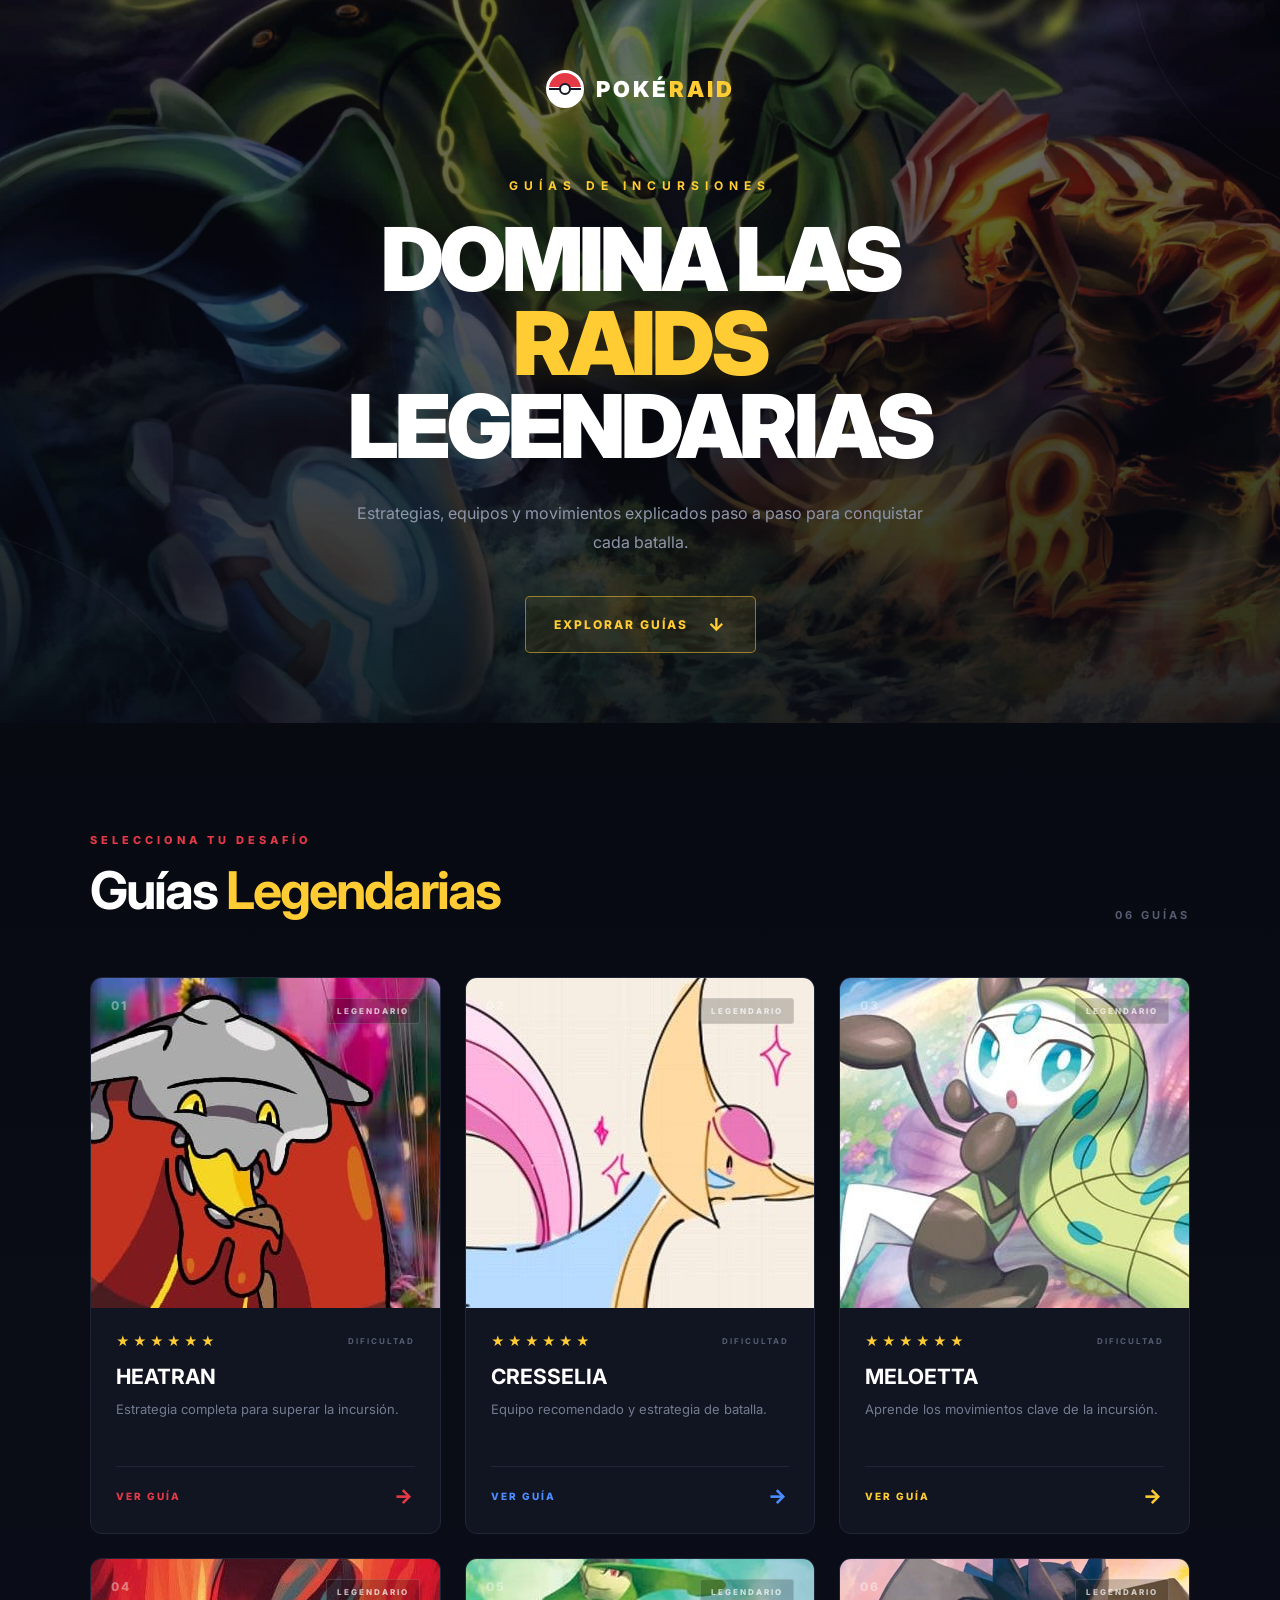
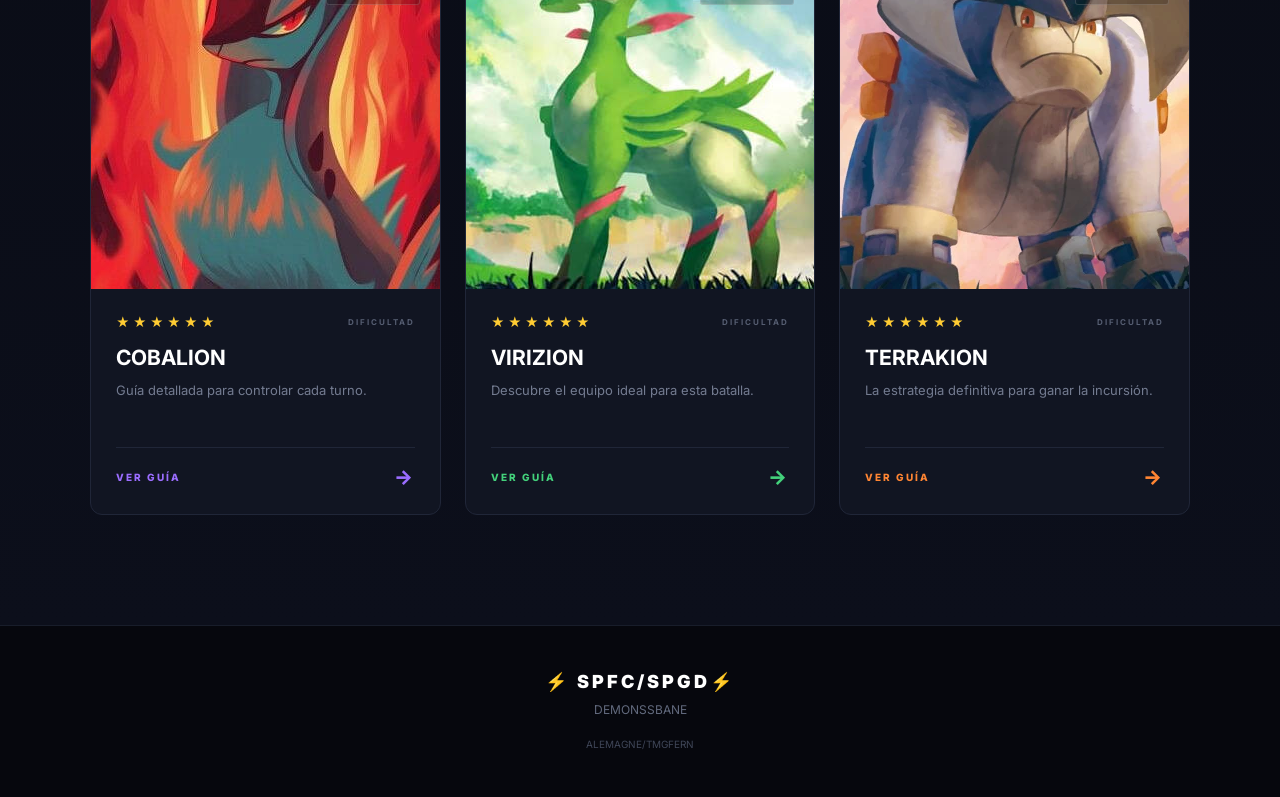
<file: index.html>
<!DOCTYPE html>
<html lang="es">
<head>
    <meta charset="UTF-8">
    <meta name="viewport" content="width=device-width, initial-scale=1.0">
    <title>PokéRaid | Guías Legendarias</title>
    <link rel="stylesheet" href="CSS/index.css">
    <link rel="icon" type="image/jpeg" href="IMG/logo.jpg">
</head>
<body>

<header class="portada">
    <div class="brilloportada"></div>

    <div class="contenidoportada">
        <div class="logotipo">
            <div class="bolalogo">
                <span></span>
            </div>
            <span>POKÉ<span>RAID</span></span>
        </div>

        <p class="etiquetaportada">GUÍAS DE INCURSIONES</p>

        <h1>
            DOMINA LAS
            <span>RAIDS</span>
            LEGENDARIAS
        </h1>

        <p class="textoportada">
            Estrategias, equipos y movimientos explicados paso a paso para conquistar cada batalla.
        </p>

        <a href="#guias" class="botonportada">
            EXPLORAR GUÍAS
            <span>↓</span>
        </a>
    </div>

    <div class="decoracionportada decoracionuno"></div>
    <div class="decoracionportada decoraciondos"></div>
</header>

<main id="guias">

    <section class="seccionguias">

        <div class="encabezadoseccion">
            <div>
                <p>SELECCIONA TU DESAFÍO</p>
                <h2>Guías <span>Legendarias</span></h2>
            </div>

            <span class="contadorguias">06 GUÍAS</span>
        </div>

        <div class="tarjetas">

            <a href="HTML/heatran.html" class="tarjetaincursion tarjetaroja">
                <div class="imagentarjeta">
                    <span class="numerotarjeta">01</span>
                    <div class="brillotarjeta"></div>
                    <img src="IMG/heatran.jpeg" alt="Heatran">
                    <span class="tipotarjeta">LEGENDARIO</span>
                </div>

                <div class="informaciontarjeta">
                    <div class="dificultad">
                        <span>★★★★★★</span>
                        <small>DIFICULTAD</small>
                    </div>

                    <h3>HEATRAN</h3>

                    <p>Estrategia completa para superar la incursión.</p>

                    <div class="enlacetarjeta">
                        VER GUÍA
                        <span>→</span>
                    </div>
                </div>
            </a>

            <a href="HTML/cress.html" class="tarjetaincursion tarjetaazul">
                <div class="imagentarjeta">
                    <span class="numerotarjeta">02</span>
                    <div class="brillotarjeta"></div>
                    <img src="IMG/cresselia.jpeg" alt="Cresselia">
                    <span class="tipotarjeta">LEGENDARIO</span>
                </div>

                <div class="informaciontarjeta">
                    <div class="dificultad">
                        <span>★★★★★★</span>
                        <small>DIFICULTAD</small>
                    </div>

                    <h3>CRESSELIA</h3>

                    <p>Equipo recomendado y estrategia de batalla.</p>

                    <div class="enlacetarjeta">
                        VER GUÍA
                        <span>→</span>
                    </div>
                </div>
            </a>

            <a href="HTML/meloetta.html" class="tarjetaincursion tarjetaamarilla">
                <div class="imagentarjeta">
                    <span class="numerotarjeta">03</span>
                    <div class="brillotarjeta"></div>
                    <img src="IMG/meloetta.jpeg" alt="Meloetta">
                    <span class="tipotarjeta">LEGENDARIO</span>
                </div>

                <div class="informaciontarjeta">
                    <div class="dificultad">
                        <span>★★★★★★</span>
                        <small>DIFICULTAD</small>
                    </div>

                    <h3>MELOETTA</h3>

                    <p>Aprende los movimientos clave de la incursión.</p>

                    <div class="enlacetarjeta">
                        VER GUÍA
                        <span>→</span>
                    </div>
                </div>
            </a>

            <a href="HTML/cobalion.html" class="tarjetaincursion tarjetamorada">
                <div class="imagentarjeta">
                    <span class="numerotarjeta">04</span>
                    <div class="brillotarjeta"></div>
                    <img src="IMG/coba.jpg" alt="Cobalion">
                    <span class="tipotarjeta">LEGENDARIO</span>
                </div>

                <div class="informaciontarjeta">
                    <div class="dificultad">
                        <span>★★★★★★</span>
                        <small>DIFICULTAD</small>
                    </div>

                    <h3>COBALION</h3>

                    <p>Guía detallada para controlar cada turno.</p>

                    <div class="enlacetarjeta">
                        VER GUÍA
                        <span>→</span>
                    </div>
                </div>
            </a>

            <a href="HTML/virizion.html" class="tarjetaincursion tarjetaverde">
                <div class="imagentarjeta">
                    <span class="numerotarjeta">05</span>
                    <div class="brillotarjeta"></div>
                    <img src="IMG/viri.jpg" alt="Virizion">
                    <span class="tipotarjeta">LEGENDARIO</span>
                </div>

                <div class="informaciontarjeta">
                    <div class="dificultad">
                        <span>★★★★★★</span>
                        <small>DIFICULTAD</small>
                    </div>

                    <h3>VIRIZION</h3>

                    <p>Descubre el equipo ideal para esta batalla.</p>

                    <div class="enlacetarjeta">
                        VER GUÍA
                        <span>→</span>
                    </div>
                </div>
            </a>

            <a href="HTML/terrakion.html" class="tarjetaincursion tarjetanaranja">
                <div class="imagentarjeta">
                    <span class="numerotarjeta">06</span>
                    <div class="brillotarjeta"></div>
                    <img src="IMG/terra.jpg" alt="Terrakion">
                    <span class="tipotarjeta">LEGENDARIO</span>
                </div>

                <div class="informaciontarjeta">
                    <div class="dificultad">
                        <span>★★★★★★</span>
                        <small>DIFICULTAD</small>
                    </div>

                    <h3>TERRAKION</h3>

                    <p>La estrategia definitiva para ganar la incursión.</p>

                    <div class="enlacetarjeta">
                        VER GUÍA
                        <span>→</span>
                    </div>
                </div>
            </a>

        </div>
    </section>
</main>

<footer>
    <div class="logotipopie">
        <span>⚡</span> SPFC/SPGD⚡
    </div>

    <p>DEMONSSBANE</p>

    <small>ALEMAGNE/TMGFERN</small>
</footer>

</body>
</html>
</file>
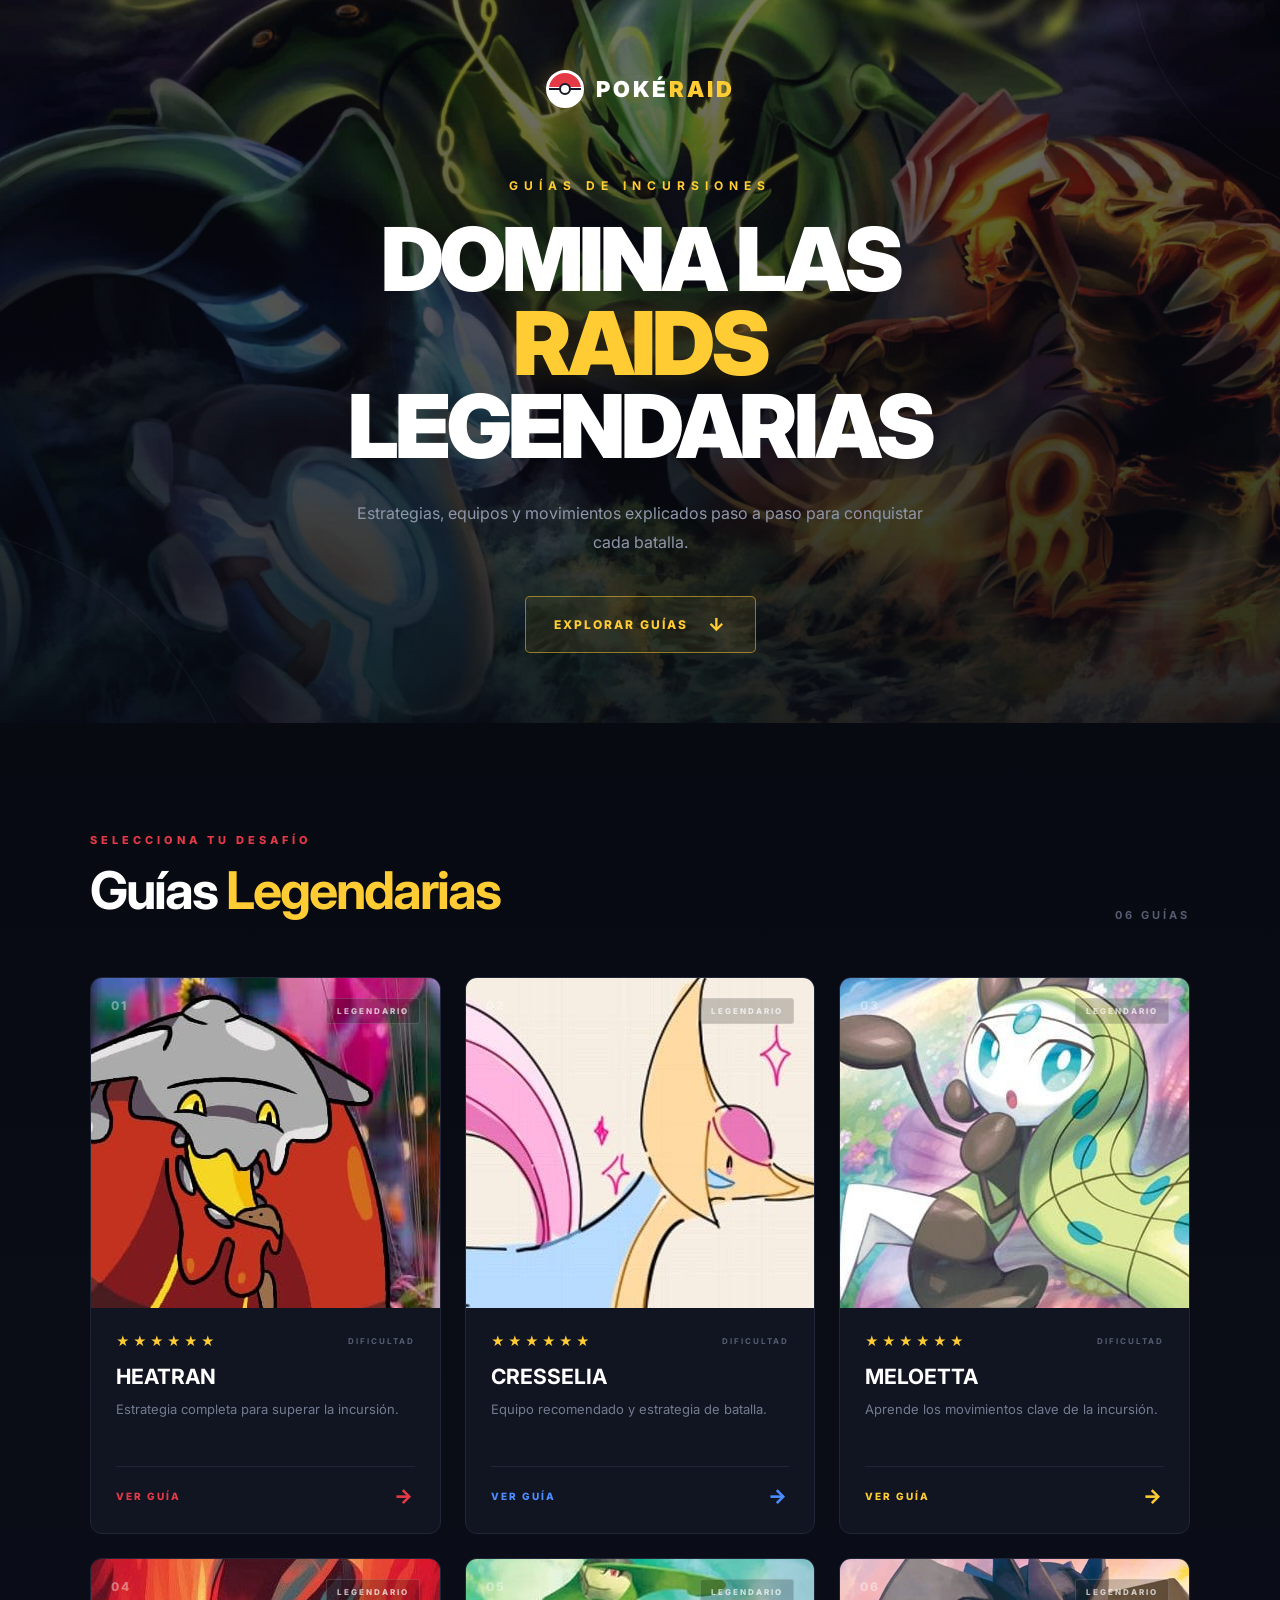
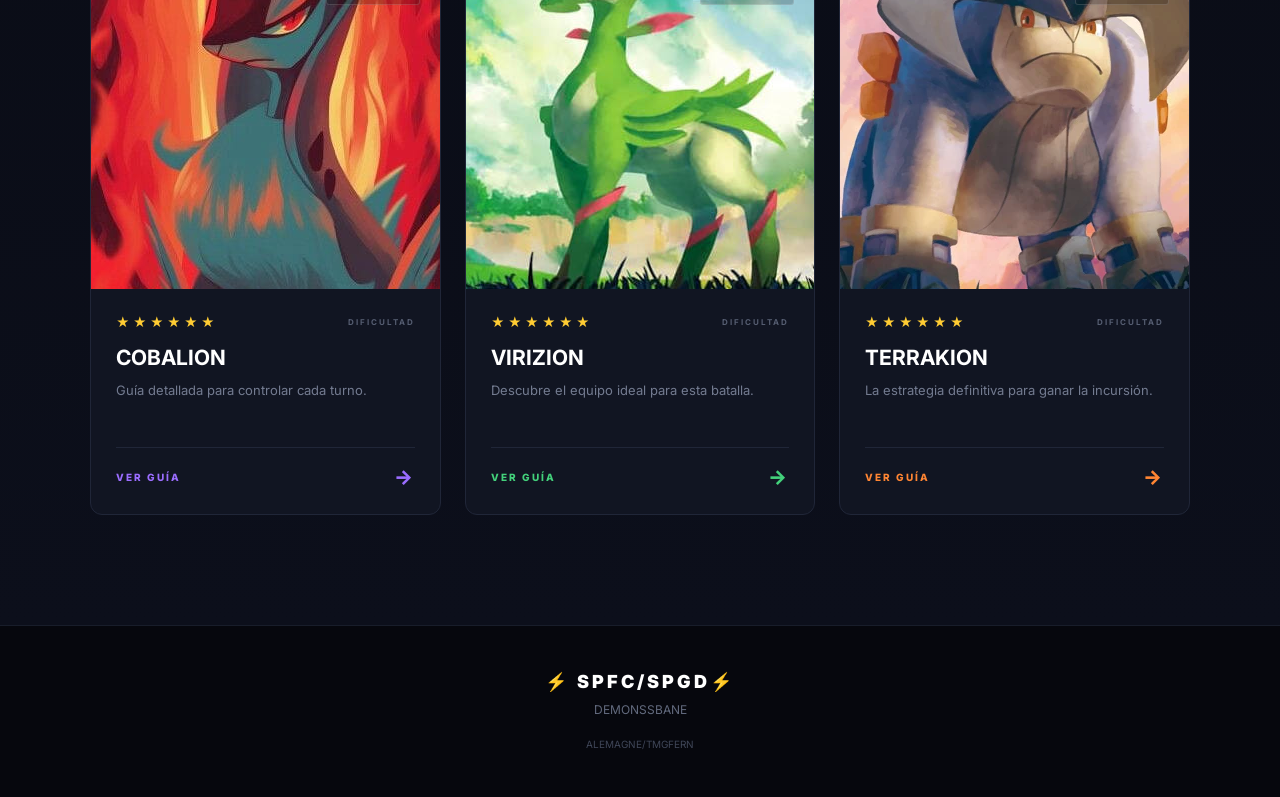
<file: Index.html>
<!DOCTYPE html>
<html lang="es">
<head>
    <meta charset="UTF-8">
    <meta name="viewport" content="width=device-width, initial-scale=1.0">
    <title>PokéRaid | Guías Legendarias</title>
    <link rel="stylesheet" href="../CSS/index.css">
    <link rel="icon" type="image/jpeg" href="../IMG/logo.jpg">
</head>
<body>

<header class="portada">
    <div class="brilloportada"></div>

    <div class="contenidoportada">
        <div class="logotipo">
            <div class="bolalogo">
                <span></span>
            </div>
            <span>POKÉ<span>RAID</span></span>
        </div>

        <p class="etiquetaportada">GUÍAS DE INCURSIONES</p>

        <h1>
            DOMINA LAS
            <span>RAIDS</span>
            LEGENDARIAS
        </h1>

        <p class="textoportada">
            Estrategias, equipos y movimientos explicados paso a paso para conquistar cada batalla.
        </p>

        <a href="#guias" class="botonportada">
            EXPLORAR GUÍAS
            <span>↓</span>
        </a>
    </div>

    <div class="decoracionportada decoracionuno"></div>
    <div class="decoracionportada decoraciondos"></div>
</header>

<main id="guias">

    <section class="seccionguias">

        <div class="encabezadoseccion">
            <div>
                <p>SELECCIONA TU DESAFÍO</p>
                <h2>Guías <span>Legendarias</span></h2>
            </div>

            <span class="contadorguias">06 GUÍAS</span>
        </div>

        <div class="tarjetas">

            <a href="../HTML/heatran.html" class="tarjetaincursion tarjetaroja">
                <div class="imagentarjeta">
                    <span class="numerotarjeta">01</span>
                    <div class="brillotarjeta"></div>
                    <img src="../IMG/heatran.jpeg" alt="Heatran">
                    <span class="tipotarjeta">LEGENDARIO</span>
                </div>

                <div class="informaciontarjeta">
                    <div class="dificultad">
                        <span>★★★★★★</span>
                        <small>DIFICULTAD</small>
                    </div>

                    <h3>HEATRAN</h3>

                    <p>Estrategia completa para superar la incursión.</p>

                    <div class="enlacetarjeta">
                        VER GUÍA
                        <span>→</span>
                    </div>
                </div>
            </a>

            <a href="../HTML/cress.html" class="tarjetaincursion tarjetaazul">
                <div class="imagentarjeta">
                    <span class="numerotarjeta">02</span>
                    <div class="brillotarjeta"></div>
                    <img src="../IMG/cresselia.jpeg" alt="Cresselia">
                    <span class="tipotarjeta">LEGENDARIO</span>
                </div>

                <div class="informaciontarjeta">
                    <div class="dificultad">
                        <span>★★★★★★</span>
                        <small>DIFICULTAD</small>
                    </div>

                    <h3>CRESSELIA</h3>

                    <p>Equipo recomendado y estrategia de batalla.</p>

                    <div class="enlacetarjeta">
                        VER GUÍA
                        <span>→</span>
                    </div>
                </div>
            </a>

            <a href="../HTML/meloetta.html" class="tarjetaincursion tarjetaamarilla">
                <div class="imagentarjeta">
                    <span class="numerotarjeta">03</span>
                    <div class="brillotarjeta"></div>
                    <img src="../IMG/meloetta.jpeg" alt="Meloetta">
                    <span class="tipotarjeta">LEGENDARIO</span>
                </div>

                <div class="informaciontarjeta">
                    <div class="dificultad">
                        <span>★★★★★★</span>
                        <small>DIFICULTAD</small>
                    </div>

                    <h3>MELOETTA</h3>

                    <p>Aprende los movimientos clave de la incursión.</p>

                    <div class="enlacetarjeta">
                        VER GUÍA
                        <span>→</span>
                    </div>
                </div>
            </a>

            <a href="../HTML/cobalion.html" class="tarjetaincursion tarjetamorada">
                <div class="imagentarjeta">
                    <span class="numerotarjeta">04</span>
                    <div class="brillotarjeta"></div>
                    <img src="../IMG/coba.jpg" alt="Cobalion">
                    <span class="tipotarjeta">LEGENDARIO</span>
                </div>

                <div class="informaciontarjeta">
                    <div class="dificultad">
                        <span>★★★★★★</span>
                        <small>DIFICULTAD</small>
                    </div>

                    <h3>COBALION</h3>

                    <p>Guía detallada para controlar cada turno.</p>

                    <div class="enlacetarjeta">
                        VER GUÍA
                        <span>→</span>
                    </div>
                </div>
            </a>

            <a href="../HTML/virizion.html" class="tarjetaincursion tarjetaverde">
                <div class="imagentarjeta">
                    <span class="numerotarjeta">05</span>
                    <div class="brillotarjeta"></div>
                    <img src="../IMG/viri.jpg" alt="Virizion">
                    <span class="tipotarjeta">LEGENDARIO</span>
                </div>

                <div class="informaciontarjeta">
                    <div class="dificultad">
                        <span>★★★★★★</span>
                        <small>DIFICULTAD</small>
                    </div>

                    <h3>VIRIZION</h3>

                    <p>Descubre el equipo ideal para esta batalla.</p>

                    <div class="enlacetarjeta">
                        VER GUÍA
                        <span>→</span>
                    </div>
                </div>
            </a>

            <a href="../HTML/terrakion.html" class="tarjetaincursion tarjetanaranja">
                <div class="imagentarjeta">
                    <span class="numerotarjeta">06</span>
                    <div class="brillotarjeta"></div>
                    <img src="../IMG/terra.jpg" alt="Terrakion">
                    <span class="tipotarjeta">LEGENDARIO</span>
                </div>

                <div class="informaciontarjeta">
                    <div class="dificultad">
                        <span>★★★★★★</span>
                        <small>DIFICULTAD</small>
                    </div>

                    <h3>TERRAKION</h3>

                    <p>La estrategia definitiva para ganar la incursión.</p>

                    <div class="enlacetarjeta">
                        VER GUÍA
                        <span>→</span>
                    </div>
                </div>
            </a>

        </div>
    </section>
</main>

<footer>
    <div class="logotipopie">
        <span>⚡</span> SPFC/SPGD⚡
    </div>

    <p>DEMONSSBANE</p>

    <small>ALEMAGNE/TMGFERN</small>
</footer>

</body>
</html>
</file>
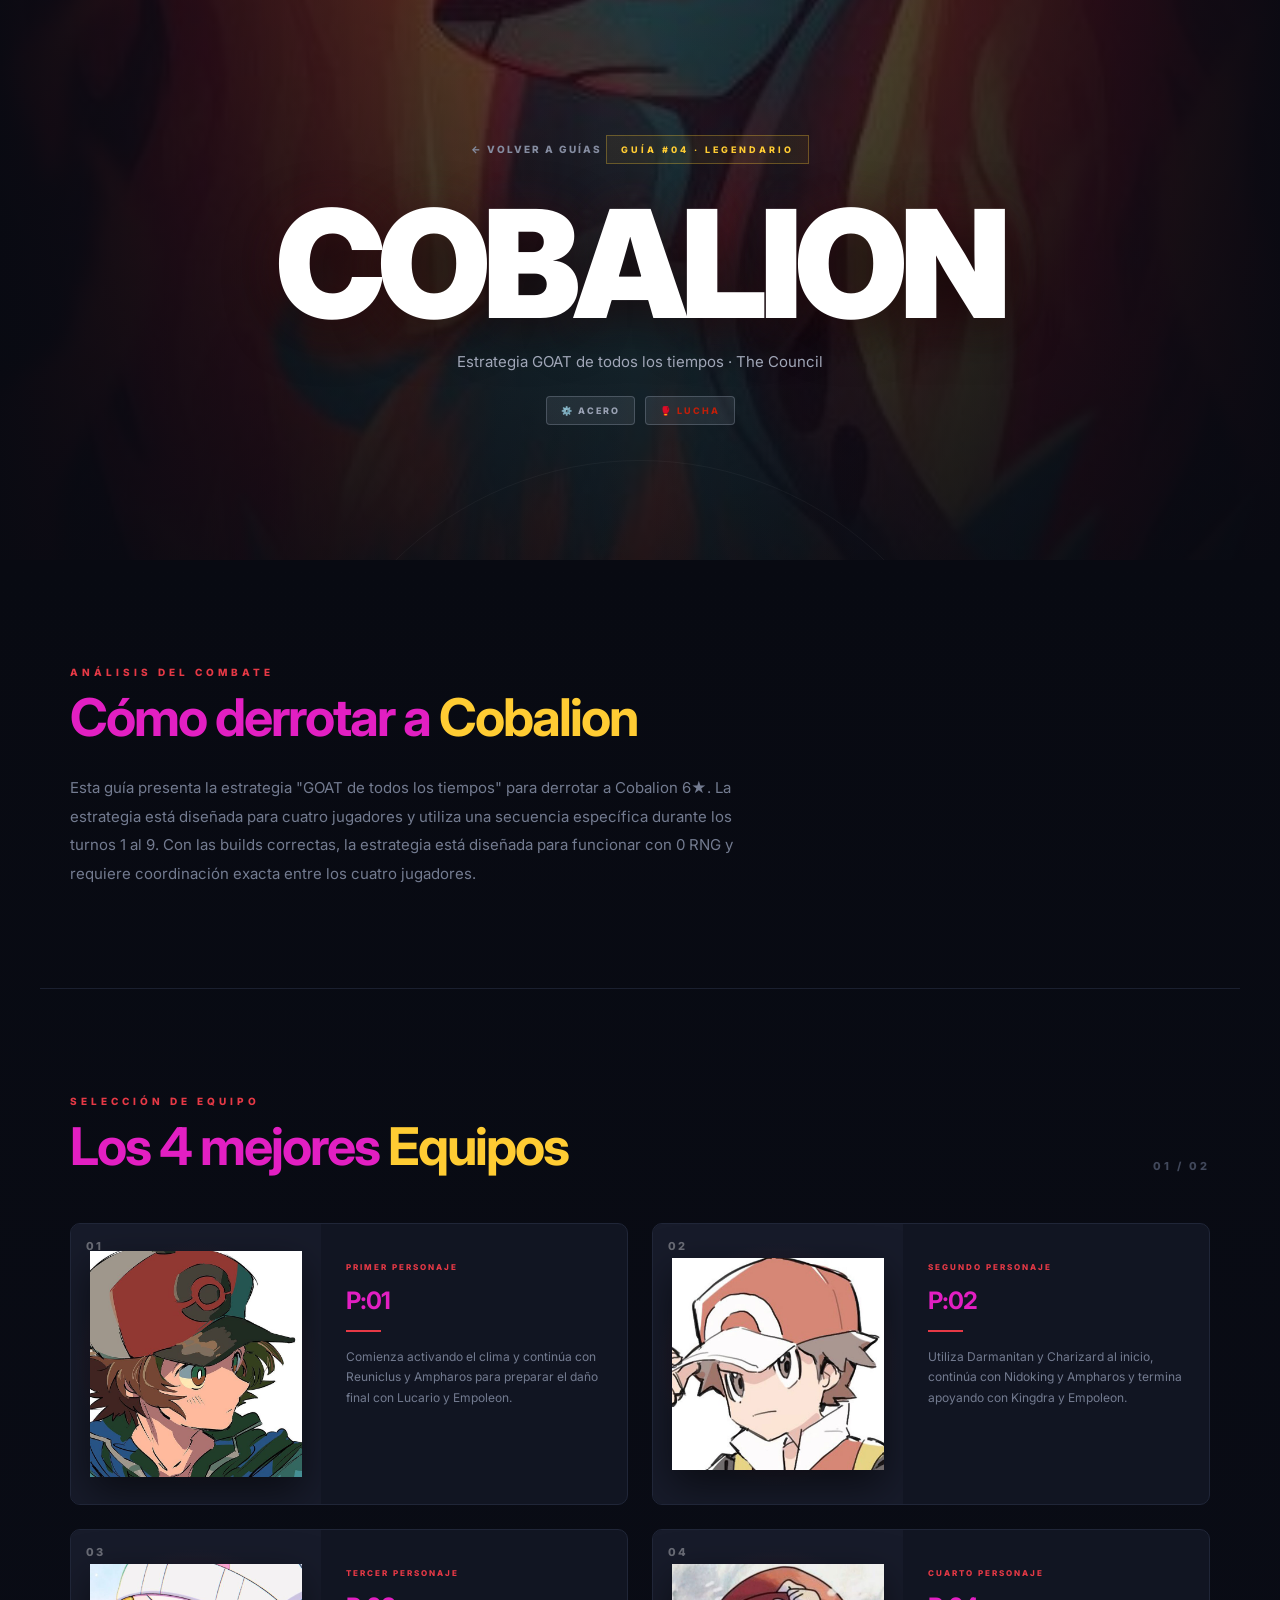
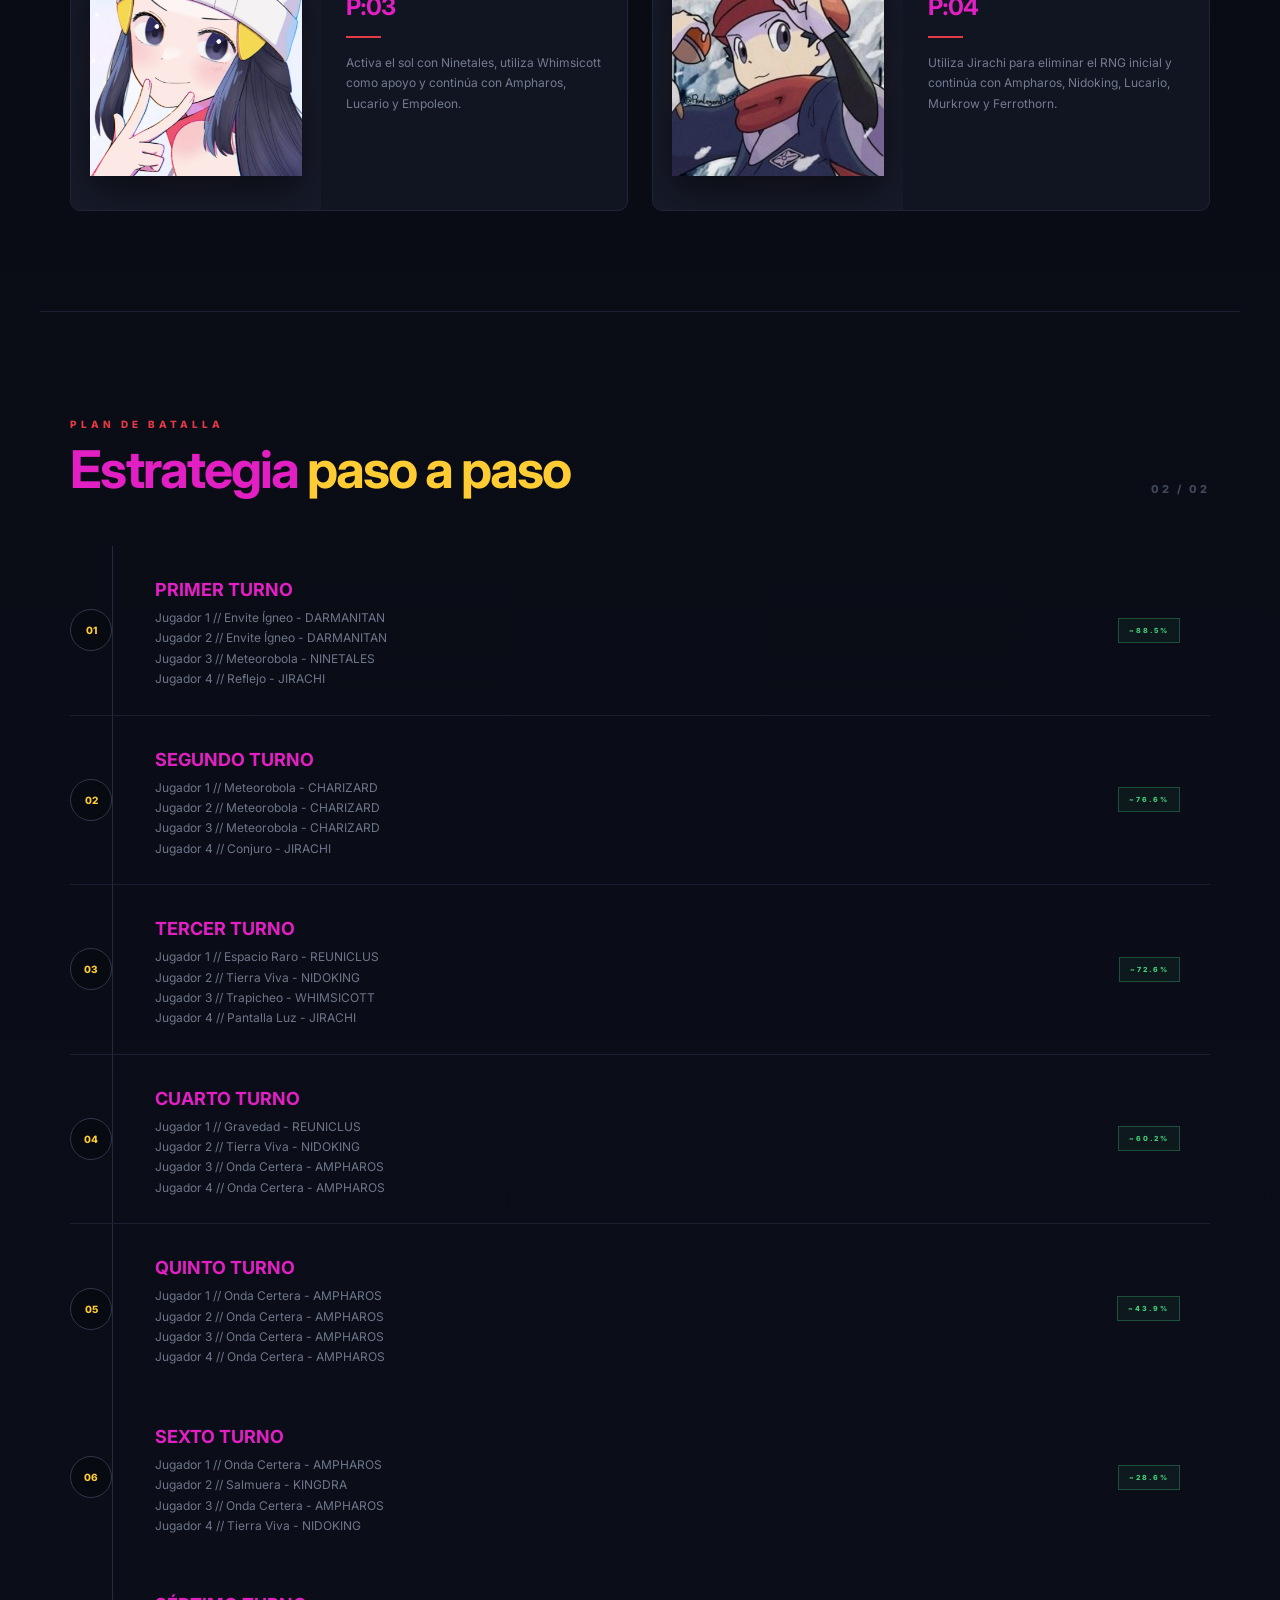
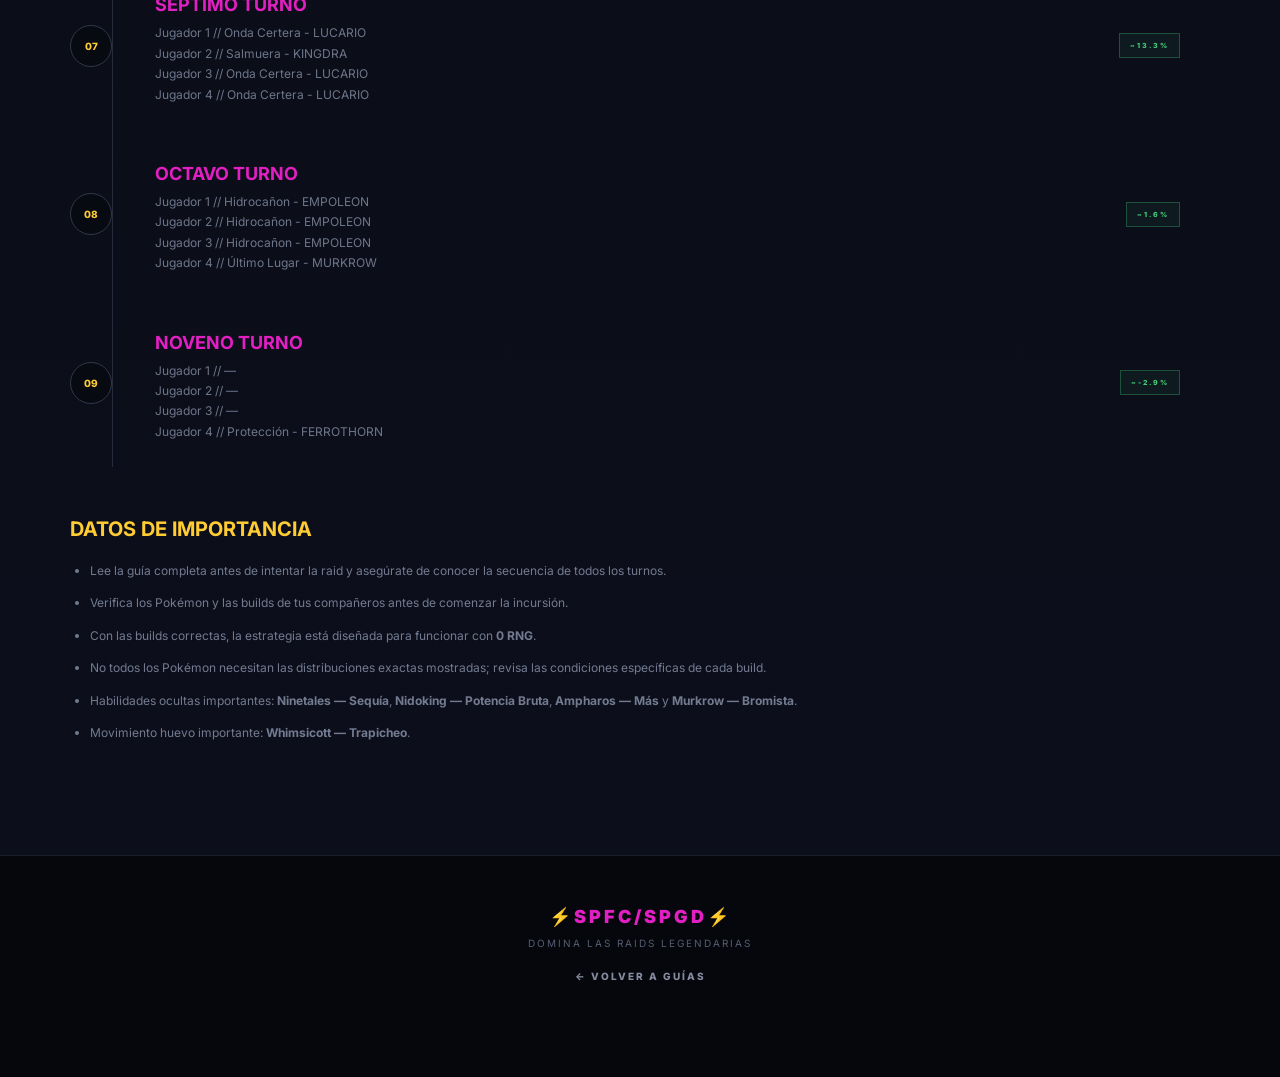
<file: HTML/cobalion.html>
<!DOCTYPE html>
<html lang="es">
<head> 
    <meta charset="UTF-8">
    <meta name="viewport" content="width=device-width, initial-scale=1.0">
    <title>PokéRaid | Guía Cobalion</title>
    <link rel="stylesheet" href="../CSS/cobalion.css">
    <link rel="icon" type="image/png" href="../IMG/logo.jpg">
</head>
<body>
<header class="portadaguia">
    <div class="capaportada"></div>
    <div class="contenidoportada">
        <a href="../index.html" class="botonvolver">← VOLVER A GUÍAS</a>
        <div class="insigniaportada">GUÍA #04 · LEGENDARIO</div>
        <h1>COBALION</h1>
        <p class="subtituloportada">Estrategia GOAT de todos los tiempos · The Council</p>
        <div class="tiposportada">
            <span class="tipoacero">⚙️ ACERO</span>
            <span class="tipolucha">🥊 LUCHA</span>
        </div>
    </div>
    <div class="decoracionportada"></div>
</header>

<main>
<section class="introduccion">
    <div class="tituloseccion">
        <span>ANÁLISIS DEL COMBATE</span>
        <h2>Cómo derrotar a <strong>Cobalion</strong></h2>
    </div>
    <p class="textointroduccion">
        Esta guía presenta la estrategia "GOAT de todos los tiempos" para derrotar a Cobalion 6★.
        La estrategia está diseñada para cuatro jugadores y utiliza una secuencia específica durante
        los turnos 1 al 9. Con las builds correctas, la estrategia está diseñada para funcionar con
        0 RNG y requiere coordinación exacta entre los cuatro jugadores.
    </p>
</section>

<section class="equipos">
    <div class="encabezadoseccion">
        <div>
            <span>SELECCIÓN DE EQUIPO</span>
            <h2>Los 4 mejores <strong>Equipos</strong></h2>
        </div>
        <div class="numeroseccion">01 / 02</div>
    </div>
    <div class="rejillaequipos">
        <article class="tarjetaequipo" onclick="abrirmodal('modalplayer1')">
            <div class="imagenequipo">
                <span class="numeroequipo">01</span>
                <img src="../IMG/trainer5.jpg" alt="PERSONAJE 01">
            </div>
            <div class="informacionequipo">
                <span class="rolequipo">PRIMER PERSONAJE</span>
                <h3>P:01</h3>
                <div class="lineaequipo"></div>
                <p>Comienza activando el clima y continúa con Reuniclus y Ampharos para preparar el daño final con Lucario y Empoleon.</p>
            </div>
        </article>

        <article class="tarjetaequipo" onclick="abrirmodal('modalplayer2')">
            <div class="imagenequipo">
                <span class="numeroequipo">02</span>
                <img src="../IMG/trainer6.jpg" alt="PERSONAJE 02">
            </div>
            <div class="informacionequipo">
                <span class="rolequipo">SEGUNDO PERSONAJE</span>
                <h3>P:02</h3>
                <div class="lineaequipo"></div>
                <p>Utiliza Darmanitan y Charizard al inicio, continúa con Nidoking y Ampharos y termina apoyando con Kingdra y Empoleon.</p>
            </div>
        </article>

        <article class="tarjetaequipo" onclick="abrirmodal('modalplayer3')">
            <div class="imagenequipo">
                <span class="numeroequipo">03</span>
                <img src="../IMG/trainer7.jpg" alt="PERSONAJE 03">
            </div>
            <div class="informacionequipo">
                <span class="rolequipo">TERCER PERSONAJE</span>
                <h3>P:03</h3>
                <div class="lineaequipo"></div>
                <p>Activa el sol con Ninetales, utiliza Whimsicott como apoyo y continúa con Ampharos, Lucario y Empoleon.</p>
            </div>
        </article>

        <article class="tarjetaequipo" onclick="abrirmodal('modalplayer4')">
            <div class="imagenequipo">
                <span class="numeroequipo">04</span>
                <img src="../IMG/trainer8.jpg" alt="PERSONAJE 04">
            </div>
            <div class="informacionequipo">
                <span class="rolequipo">CUARTO PERSONAJE</span>
                <h3>P:04</h3>
                <div class="lineaequipo"></div>
                <p>Utiliza Jirachi para eliminar el RNG inicial y continúa con Ampharos, Nidoking, Lucario, Murkrow y Ferrothorn.</p>
            </div>
        </article>
    </div>
</section>

<section class="estrategia">
    <div class="encabezadoseccion">
        <div>
            <span>PLAN DE BATALLA</span>
            <h2>Estrategia <strong>paso a paso</strong></h2>
        </div>
        <div class="numeroseccion">02 / 02</div>
    </div>

    <div class="tablaestrategia">
        <div class="filaestrategia">
            <div class="numeropaso">01</div>
            <div class="contenidopaso">
                <h3>PRIMER TURNO</h3>
                <p>
                    Jugador 1 // Envite Ígneo - DARMANITAN<br>
                    Jugador 2 // Envite Ígneo - DARMANITAN<br>
                    Jugador 3 // Meteorobola - NINETALES<br>
                    Jugador 4 // Reflejo - JIRACHI
                </p>
            </div>
            <div class="estadopaso exito">~88.5%</div>
        </div>

        <div class="filaestrategia">
            <div class="numeropaso">02</div>
            <div class="contenidopaso">
                <h3>SEGUNDO TURNO</h3>
                <p>
                    Jugador 1 // Meteorobola - CHARIZARD<br>
                    Jugador 2 // Meteorobola - CHARIZARD<br>
                    Jugador 3 // Meteorobola - CHARIZARD<br>
                    Jugador 4 // Conjuro - JIRACHI
                </p>
            </div>
            <div class="estadopaso exito">~76.6%</div>
        </div>

        <div class="filaestrategia">
            <div class="numeropaso">03</div>
            <div class="contenidopaso">
                <h3>TERCER TURNO</h3>
                <p>
                    Jugador 1 // Espacio Raro - REUNICLUS<br>
                    Jugador 2 // Tierra Viva - NIDOKING<br>
                    Jugador 3 // Trapicheo - WHIMSICOTT<br>
                    Jugador 4 // Pantalla Luz - JIRACHI
                </p>
            </div>
            <div class="estadopaso exito">~72.6%</div>
        </div>

        <div class="filaestrategia">
            <div class="numeropaso">04</div>
            <div class="contenidopaso">
                <h3>CUARTO TURNO</h3>
                <p>
                    Jugador 1 // Gravedad - REUNICLUS<br>
                    Jugador 2 // Tierra Viva - NIDOKING<br>
                    Jugador 3 // Onda Certera - AMPHAROS<br>
                    Jugador 4 // Onda Certera - AMPHAROS
                </p>
            </div>
            <div class="estadopaso exito">~60.2%</div>
        </div>

        <div class="filaestrategia final">
            <div class="numeropaso">05</div>
            <div class="contenidopaso">
                <h3>QUINTO TURNO</h3>
                <p>
                    Jugador 1 // Onda Certera - AMPHAROS<br>
                    Jugador 2 // Onda Certera - AMPHAROS<br>
                    Jugador 3 // Onda Certera - AMPHAROS<br>
                    Jugador 4 // Onda Certera - AMPHAROS
                </p>
            </div>
            <div class="estadopaso exito">~43.9%</div>
        </div>

        <div class="filaestrategia final">
            <div class="numeropaso">06</div>
            <div class="contenidopaso">
                <h3>SEXTO TURNO</h3>
                <p>
                    Jugador 1 // Onda Certera - AMPHAROS<br>
                    Jugador 2 // Salmuera - KINGDRA<br>
                    Jugador 3 // Onda Certera - AMPHAROS<br>
                    Jugador 4 // Tierra Viva - NIDOKING
                </p>
            </div>
            <div class="estadopaso exito">~28.6%</div>
        </div>

        <div class="filaestrategia final">
            <div class="numeropaso">07</div>
            <div class="contenidopaso">
                <h3>SÉPTIMO TURNO</h3>
                <p>
                    Jugador 1 // Onda Certera - LUCARIO<br>
                    Jugador 2 // Salmuera - KINGDRA<br>
                    Jugador 3 // Onda Certera - LUCARIO<br>
                    Jugador 4 // Onda Certera - LUCARIO
                </p>
            </div>
            <div class="estadopaso exito">~13.3%</div>
        </div>

        <div class="filaestrategia final">
            <div class="numeropaso">08</div>
            <div class="contenidopaso">
                <h3>OCTAVO TURNO</h3>
                <p>
                    Jugador 1 // Hidrocañon - EMPOLEON<br>
                    Jugador 2 // Hidrocañon - EMPOLEON<br>
                    Jugador 3 // Hidrocañon - EMPOLEON<br>
                    Jugador 4 // Último Lugar - MURKROW
                </p>
            </div>
            <div class="estadopaso exito">~1.6%</div>
        </div>

        <div class="filaestrategia final">
            <div class="numeropaso">09</div>
            <div class="contenidopaso">
                <h3>NOVENO TURNO</h3>
                <p>
                    Jugador 1 // —<br>
                    Jugador 2 // —<br>
                    Jugador 3 // —<br>
                    Jugador 4 // Protección - FERROTHORN
                </p>
            </div>
            <div class="estadopaso exito">~-2.9%</div>
        </div>
    </div>

    <div class="seccionimportancia">
        <h2>DATOS DE IMPORTANCIA</h2>
        <ul>
            <li>Lee la guía completa antes de intentar la raid y asegúrate de conocer la secuencia de todos los turnos.</li>
            <li>Verifica los Pokémon y las builds de tus compañeros antes de comenzar la incursión.</li>
            <li>Con las builds correctas, la estrategia está diseñada para funcionar con <strong>0 RNG</strong>.</li>
            <li>No todos los Pokémon necesitan las distribuciones exactas mostradas; revisa las condiciones específicas de cada build.</li>
            <li>Habilidades ocultas importantes: <strong>Ninetales — Sequía</strong>, <strong>Nidoking — Potencia Bruta</strong>, <strong>Ampharos — Más</strong> y <strong>Murkrow — Bromista</strong>.</li>
            <li>Movimiento huevo importante: <strong>Whimsicott — Trapicheo</strong>.</li>
        </ul>
    </div>

</section>
</main>

<footer>
    <div class="logotipopie">⚡SPFC/SPGD⚡</div>
    <p>DOMINA LAS RAIDS LEGENDARIAS</p>
<a href="../index.html" class="botonvolver">← VOLVER A GUÍAS</a>

</footer>

<div id="modalplayer1" class="modalpokemon">
    <div class="contenidomodal">
        <button class="cerrarmodal" onclick="cerrarmodal('modalplayer1')">×</button>
        <div class="encabezadomodal">
            <span><em>EQUIPO</em> PRINCIPAL</span>
            <h2>PLAYER 01</h2>
        </div>
        <div class="listamodal">
            <div class="elementomodal">
                <img src="../IMG/darma.jpg" alt="DARMANITAN">
                <div>
                    <h3>DARMANITAN</h3>
                    <p>
                        NIVEL: 100<br>
                        IVS: 0+ ataque / 0+ velocidad<br>
                        EVS: 252 ataque / 252 velocidad<br>
                        NATURALEZA: Firme / Huraña / Pícara<br>
                        HABILIDAD: Potencia Bruta<br>
                        OBJETO: Pañuelo elección<br>
                        STATS: PS 351 o menos / Defensa 146 o menos / Ataque 348+ / Velocidad 258+<br>
                        ROL: Activar el clima y realizar daño inicial
                    </p>
                </div>
                <div>
                    <p>MOVE SET:<br>ENVITE ÍGNEO</p>
                </div>
            </div>

            <div class="elementomodal">
                <img src="../IMG/chari.jpg" alt="CHARIZARD">
                <div>
                    <h3>CHARIZARD</h3>
                    <p>
                        NIVEL: 100<br>
                        IVS: 18+ ataque especial / 16+ velocidad<br>
                        EVS: 252 ataque especial / 252 velocidad<br>
                        NATURALEZA: Modesta / Mansa / Alocada<br>
                        HABILIDAD: Cualquiera<br>
                        OBJETO: Banda Focus<br>
                        STATS: Ataque especial 334+ / Velocidad 284+<br>
                        ROL: Atacante especial bajo el sol
                    </p>
                </div>
                <div>
                    <p>MOVE SET:<br>METEOROBOLA</p>
                </div>
            </div>

            <div class="elementomodal">
                <img src="../IMG/reunicus.jpg" alt="REUNICLUS">
                <div>
                    <h3>REUNICLUS</h3>
                    <p>
                        NIVEL: 100<br>
                        IVS: 0+ PS / 0+ Defensa / 0+ Defensa especial<br>
                        EVS: Variable según IVs y naturaleza<br>
                        NATURALEZA: Cualquiera<br>
                        HABILIDAD: Muro Mágico<br>
                        OBJETO: Manto encubierto<br>
                        STATS: PS 361 / Defensa 155-204 / Defensa especial 218<br>
                        ROL: Activar Espacio Raro y Gravedad
                    </p>
                </div>
                <div>
                    <p>MOVE SET:<br>ESPACIO RARO<br>GRAVEDAD</p>
                </div>
            </div>

            <div class="elementomodal">
                <img src="../IMG/ampharos.jpg" alt="AMPHAROS">
                <div>
                    <h3>AMPHAROS</h3>
                    <p>
                        NIVEL: 100<br>
                        IVS: 0+ PS / 6+ Defensa / 22+ ataque especial<br>
                        EVS: 252 ataque especial / resto variable<br>
                        NATURALEZA: Modesta / Alocada / Plácida<br>
                        HABILIDAD: Más<br>
                        OBJETO: Banda Focus<br>
                        STATS: PS 290-321 / Defensa 244+ / Ataque especial 352+<br>
                        ROL: Daño especial y activación de las mecánicas
                    </p>
                </div>
                <div>
                    <p>MOVE SET:<br>ONDA CERTERA</p>
                </div>
            </div>

            <div class="elementomodal">
                <img src="../IMG/lucario.jpg" alt="LUCARIO">
                <div>
                    <h3>LUCARIO</h3>
                    <p>
                        NIVEL: 100<br>
                        IVS: 22+ ataque especial<br>
                        EVS: 252 ataque especial<br>
                        NATURALEZA: Modesta / Mansa / Alocada / Plácida<br>
                        HABILIDAD: Cualquiera<br>
                        STATS: Ataque especial 352+<br>
                        ROL: Daño final
                    </p>
                </div>
                <div>
                    <p>MOVE SET:<br>ONDA CERTERA</p>
                </div>
            </div>

            <div class="elementomodal">
                <img src="../IMG/empoleon.jpg" alt="EMPOLEON">
                <div>
                    <h3>EMPOLEON</h3>
                    <p>
                        NIVEL: 100<br>
                        IVS: 1+ PS / 1+ Defensa / 19+ ataque especial<br>
                        EVS: 252 ataque especial / resto variable<br>
                        NATURALEZA: Modesta / Alocada / Plácida<br>
                        HABILIDAD: Cualquiera<br>
                        STATS: PS 311 / Defensa 214 / Ataque especial 339+<br>
                        ROL: Daño final con Hidrocañón
                    </p>
                </div>
                <div>
                    <p>MOVE SET:<br>HIDROCAÑON</p>
                </div>
            </div>
        </div>
    </div>
</div>

<div id="modalplayer2" class="modalpokemon">
    <div class="contenidomodal">
        <button class="cerrarmodal" onclick="cerrarmodal('modalplayer2')">×</button>
        <div class="encabezadomodal">
            <span><em>EQUIPO</em> PRINCIPAL</span>
            <h2>PLAYER 02</h2>
        </div>
        <div class="listamodal">
            <div class="elementomodal">
                <img src="../IMG/darma.jpg" alt="DARMANITAN">
                <div>
                    <h3>DARMANITAN</h3>
                    <p>
                        NIVEL: 100<br>
                        IVS: 0+ ataque / 0+ velocidad<br>
                        EVS: 252 ataque / 252 velocidad<br>
                        NATURALEZA: Firme / Huraña / Pícara<br>
                        HABILIDAD: Potencia Bruta<br>
                        OBJETO: Pañuelo elección<br>
                        STATS: PS 351 o menos / Defensa 146 o menos / Ataque 348+ / Velocidad 258+<br>
                        ROL: Activar el clima y realizar daño inicial
                    </p>
                </div>
                <div>
                    <p>MOVE SET:<br>ENVITE ÍGNEO</p>
                </div>
            </div>

            <div class="elementomodal">
                <img src="../IMG/chari.jpg" alt="CHARIZARD">
                <div>
                    <h3>CHARIZARD</h3>
                    <p>
                        NIVEL: 100<br>
                        IVS: 18+ ataque especial / 16+ velocidad<br>
                        EVS: 252 ataque especial / 252 velocidad<br>
                        NATURALEZA: Modesta / Mansa / Alocada<br>
                        HABILIDAD: Cualquiera<br>
                        OBJETO: Banda Focus<br>
                        STATS: Ataque especial 334+ / Velocidad 284+<br>
                        ROL: Atacante especial bajo el sol
                    </p>
                </div>
                <div>
                    <p>MOVE SET:<br>METEOROBOLA</p>
                </div>
            </div>

            <div class="elementomodal">
                <img src="../IMG/nido.jpg" alt="NIDOKING">
                <div>
                    <h3>NIDOKING</h3>
                    <p>
                        NIVEL: 100<br>
                        IVS: 2+ Defensa / 26+ ataque especial / 0+ Defensa especial<br>
                        EVS: 252 ataque especial / 0 velocidad / resto variable<br>
                        NATURALEZA: Modesta / Mansa / Plácida<br>
                        HABILIDAD: Potencia Bruta<br>
                        OBJETO: Banda Focus<br>
                        STATS: Defensa 146+ / Ataque especial 290+ / Defensa especial 218 / Velocidad 212 o menos<br>
                        ROL: Daño especial y activación de lluvia
                    </p>
                </div>
                <div>
                    <p>MOVE SET:<br>TIERRA VIVA</p>
                </div>
            </div>

            <div class="elementomodal">
                <img src="../IMG/ampharos.jpg" alt="AMPHAROS">
                <div>
                    <h3>AMPHAROS</h3>
                    <p>
                        NIVEL: 100<br>
                        IVS: 0+ PS / 0+ Defensa / 22+ ataque especial<br>
                        EVS: 252 ataque especial / resto variable<br>
                        NATURALEZA: Modesta / Alocada / Plácida<br>
                        HABILIDAD: Más<br>
                        STATS: PS 321+ / Defensa 206 / Ataque especial 352+<br>
                        ROL: Daño especial
                    </p>
                </div>
                <div>
                    <p>MOVE SET:<br>ONDA CERTERA</p>
                </div>
            </div>

            <div class="elementomodal">
                <img src="../IMG/kingdra2.jpg" alt="KINGDRA">
                <div>
                    <h3>KINGDRA</h3>
                    <p>
                        NIVEL: 100<br>
                        IVS: 0+ PS / 0+ Defensa / 25+ ataque especial<br>
                        EVS: 252 ataque especial / resto variable<br>
                        NATURALEZA: Modesta / Alocada / Plácida<br>
                        HABILIDAD: Cualquiera<br>
                        STATS: PS 291 / Defensa 226 / Ataque especial 311+<br>
                        ROL: Atacante especial bajo Espacio Raro
                    </p>
                </div>
                <div>
                    <p>MOVE SET:<br>SALMUERA</p>
                </div>
            </div>

            <div class="elementomodal">
                <img src="../IMG/empoleon.jpg" alt="EMPOLEON">
                <div>
                    <h3>EMPOLEON</h3>
                    <p>
                        NIVEL: 100<br>
                        IVS: 1+ PS / 1+ Defensa / 19+ ataque especial<br>
                        EVS: 252 ataque especial / resto variable<br>
                        NATURALEZA: Modesta / Alocada / Plácida<br>
                        HABILIDAD: Cualquiera<br>
                        STATS: PS 311 / Defensa 214 / Ataque especial 339+<br>
                        ROL: Daño final
                    </p>
                </div>
                <div>
                    <p>MOVE SET:<br>HIDROCAÑON</p>
                </div>
            </div>
        </div>
    </div>
</div>

<div id="modalplayer3" class="modalpokemon">
    <div class="contenidomodal">
        <button class="cerrarmodal" onclick="cerrarmodal('modalplayer3')">×</button>
        <div class="encabezadomodal">
            <span><em>EQUIPO</em> PRINCIPAL</span>
            <h2>PLAYER 03</h2>
        </div>
        <div class="listamodal">
            <div class="elementomodal">
                <img src="../IMG/nine.jpg" alt="NINETALES">
                <div>
                    <h3>NINETALES</h3>
                    <p>
                        NIVEL: 100<br>
                        IVS: 27+ ataque especial / 16+ velocidad<br>
                        EVS: 252 ataque especial / 252 velocidad<br>
                        NATURALEZA: Modesta / Mansa / Alocada<br>
                        HABILIDAD: Sequía<br>
                        OBJETO: Banda Focus<br>
                        STATS: Ataque especial 282+ / Velocidad 284+<br>
                        ROL: Activar el sol
                    </p>
                </div>
                <div>
                    <p>MOVE SET:<br>METEOROBOLA</p>
                </div>
            </div>

            <div class="elementomodal">
                <img src="../IMG/chari.jpg" alt="CHARIZARD">
                <div>
                    <h3>CHARIZARD</h3>
                    <p>
                        NIVEL: 100<br>
                        IVS: 18+ ataque especial / 0+ velocidad<br>
                        EVS: 252 ataque especial / 252 velocidad<br>
                        NATURALEZA: Modesta / Mansa / Alocada<br>
                        HABILIDAD: Cualquiera<br>
                        OBJETO: Banda Focus<br>
                        STATS: Ataque especial 334+ / Velocidad 284+<br>
                        ROL: Daño especial bajo el sol
                    </p>
                </div>
                <div>
                    <p>MOVE SET:<br>METEOROBOLA</p>
                </div>
            </div>

            <div class="elementomodal">
                <img src="../IMG/whimsi2.jpg" alt="WHIMSICOTT">
                <div>
                    <h3>WHIMSICOTT</h3>
                    <p>
                        NIVEL: 100<br>
                        IVS: 12+ PS / 0+ Defensa especial<br>
                        EVS: 252 PS / resto variable<br>
                        NATURALEZA: Cualquiera excepto +Defensa especial<br>
                        HABILIDAD: Bromista<br>
                        OBJETO: Bola Flame<br>
                        STATS: PS 305+ / Defensa especial 186<br>
                        ROL: Quemar a Cobalion y retirar su objeto
                    </p>
                </div>
                <div>
                    <p>MOVE SET:<br>TRAPICHEO</p>
                </div>
            </div>

            <div class="elementomodal">
                <img src="../IMG/ampharos.jpg" alt="AMPHAROS">
                <div>
                    <h3>AMPHAROS</h3>
                    <p>
                        NIVEL: 100<br>
                        IVS: 24+ PS / 24+ Defensa / 26+ ataque especial / 25+ Defensa especial<br>
                        EVS: Variable<br>
                        NATURALEZA: Modesta / Plácida<br>
                        HABILIDAD: Más<br>
                        STATS: PS 333+ / Defensa 244+ / Ataque especial 287+ / Defensa especial 273+<br>
                        ROL: Daño especial y resistencia
                    </p>
                </div>
                <div>
                    <p>MOVE SET:<br>ONDA CERTERA</p>
                </div>
            </div>

            <div class="elementomodal">
                <img src="../IMG/lucario.jpg" alt="LUCARIO">
                <div>
                    <h3>LUCARIO</h3>
                    <p>
                        NIVEL: 100<br>
                        IVS: 22+ ataque especial<br>
                        EVS: 252 ataque especial<br>
                        NATURALEZA: Modesta / Mansa / Alocada / Plácida<br>
                        HABILIDAD: Cualquiera<br>
                        STATS: Ataque especial 352+<br>
                        ROL: Daño final
                    </p>
                </div>
                <div>
                    <p>MOVE SET:<br>ONDA CERTERA</p>
                </div>
            </div>

            <div class="elementomodal">
                <img src="../IMG/empoleon.jpg" alt="EMPOLEON">
                <div>
                    <h3>EMPOLEON</h3>
                    <p>
                        NIVEL: 100<br>
                        IVS: 5+ PS / 19+ ataque especial / 5+ Defensa especial<br>
                        EVS: 252 ataque especial / resto variable<br>
                        NATURALEZA: Modesta / Mansa / Alocada<br>
                        HABILIDAD: Cualquiera<br>
                        STATS: PS 315 / Ataque especial 339+ / Defensa especial 244+<br>
                        ROL: Daño final
                    </p>
                </div>
                <div>
                    <p>MOVE SET:<br>HIDROCAÑON</p>
                </div>
            </div>
        </div>
    </div>
</div>

<div id="modalplayer4" class="modalpokemon">
    <div class="contenidomodal">
        <button class="cerrarmodal" onclick="cerrarmodal('modalplayer4')">×</button>
        <div class="encabezadomodal">
            <span><em>EQUIPO</em> PRINCIPAL</span>
            <h2>PLAYER 04</h2>
        </div>
        <div class="listamodal">
            <div class="elementomodal">
                <img src="../IMG/jirachi.jpg" alt="JIRACHI">
                <div>
                    <h3>JIRACHI</h3>
                    <p>
                        NIVEL: 100<br>
                        IVS: 31 PS / 31 Defensa / 31 Defensa especial / 31 Velocidad<br>
                        EVS: 252 PS / 36 Defensa / 208 Velocidad<br>
                        NATURALEZA: Variable<br>
                        HABILIDAD: Dicha<br>
                        STATS: PS 404 / Defensa 220 / Defensa especial 236 / Velocidad 316+<br>
                        ROL: Eliminar RNG y colocar pantallas
                    </p>
                </div>
                <div>
                    <p>MOVE SET:<br>REFLEJO<br>CONJURO<br>PANTALLA LUZ</p>
                </div>
            </div>

            <div class="elementomodal">
                <img src="../IMG/ampharos.jpg" alt="AMPHAROS">
                <div>
                    <h3>AMPHAROS</h3>
                    <p>
                        NIVEL: 100<br>
                        IVS: 0+ PS / 0+ Defensa / 26+ ataque especial / 0+ Defensa especial<br>
                        EVS: Variable<br>
                        NATURALEZA: Modesta / Plácida / Alocada<br>
                        HABILIDAD: Más<br>
                        STATS: PS 321 / Defensa 238+ / Ataque especial 287+ / Defensa especial 216<br>
                        ROL: Daño especial y resistencia
                    </p>
                </div>
                <div>
                    <p>MOVE SET:<br>ONDA CERTERA</p>
                </div>
            </div>

            <div class="elementomodal">
                <img src="../IMG/nido.jpg" alt="NIDOKING">
                <div>
                    <h3>NIDOKING</h3>
                    <p>
                        NIVEL: 100<br>
                        IVS: 0+ PS / 26+ ataque especial / 0+ Defensa especial<br>
                        EVS: 252 PS / 252 ataque especial<br>
                        NATURALEZA: Modesta / Mansa / Plácida<br>
                        HABILIDAD: Potencia Bruta<br>
                        STATS: PS 335+ / Ataque especial 290+<br>
                        ROL: Daño especial
                    </p>
                </div>
                <div>
                    <p>MOVE SET:<br>TIERRA VIVA</p>
                </div>
            </div>

            <div class="elementomodal">
                <img src="../IMG/lucario.jpg" alt="LUCARIO">
                <div>
                    <h3>LUCARIO</h3>
                    <p>
                        NIVEL: 100<br>
                        IVS: 22+ ataque especial<br>
                        EVS: 252 ataque especial<br>
                        NATURALEZA: Modesta / Mansa / Alocada / Plácida<br>
                        HABILIDAD: Cualquiera<br>
                        STATS: Ataque especial 352+<br>
                        ROL: Daño final
                    </p>
                </div>
                <div>
                    <p>MOVE SET:<br>ONDA CERTERA</p>
                </div>
            </div>

            <div class="elementomodal">
                <img src="../IMG/murk.jpg" alt="MURKROW">
                <div>
                    <h3>MURKROW</h3>
                    <p>
                        NIVEL: 100<br>
                        IVS: 25 o menos PS / 25 o menos Defensa especial<br>
                        EVS: 0 PS / 0 Defensa especial<br>
                        NATURALEZA: Cualquiera excepto +Defensa especial<br>
                        HABILIDAD: Bromista<br>
                        OBJETO: Baya Charti<br>
                        STATS: PS 255 o menos / Defensa especial 114 o menos<br>
                        ROL: Usar Último Lugar y atraer los ataques necesarios
                    </p>
                </div>
                <div>
                    <p>MOVE SET:<br>ÚLTIMO LUGAR</p>
                </div>
            </div>

            <div class="elementomodal">
                <img src="../IMG/ferro.jpg" alt="FERROTHORN">
                <div>
                    <h3>FERROTHORN</h3>
                    <p>
                        NIVEL: 100<br>
                        IVS: 0+ PS / 0+ Defensa<br>
                        EVS: Variable<br>
                        NATURALEZA: Cualquiera excepto -Defensa<br>
                        HABILIDAD: Punta Acero<br>
                        OBJETO: Casco Dentado<br>
                        STATS: PS 321 / Defensa 330<br>
                        ROL: Resistir y activar el daño residual final
                    </p>
                </div>
                <div>
                    <p>MOVE SET:<br>PROTECCIÓN</p>
                </div>
            </div>
        </div>
    </div>
</div>

<script>
function abrirmodal(idmodal) {
    const modal = document.getElementById(idmodal);
    modal.classList.add("activo");
    document.body.classList.add("modalabierto");
}
function cerrarmodal(idmodal) {
    const modal = document.getElementById(idmodal);
    modal.classList.remove("activo");
    document.body.classList.remove("modalabierto");
}
document.querySelectorAll(".modalpokemon").forEach(function(modal) {
    modal.addEventListener("click", function(event) {
        if (event.target === modal) {
            cerrarmodal(modal.id);
        }
    });
});
document.addEventListener("keydown", function(event) {
    if (event.key === "Escape") {
        document.querySelectorAll(".modalpokemon.activo").forEach(function(modal) {
            cerrarmodal(modal.id);
        });
    }
});
</script>
</body>
</html>
</file>
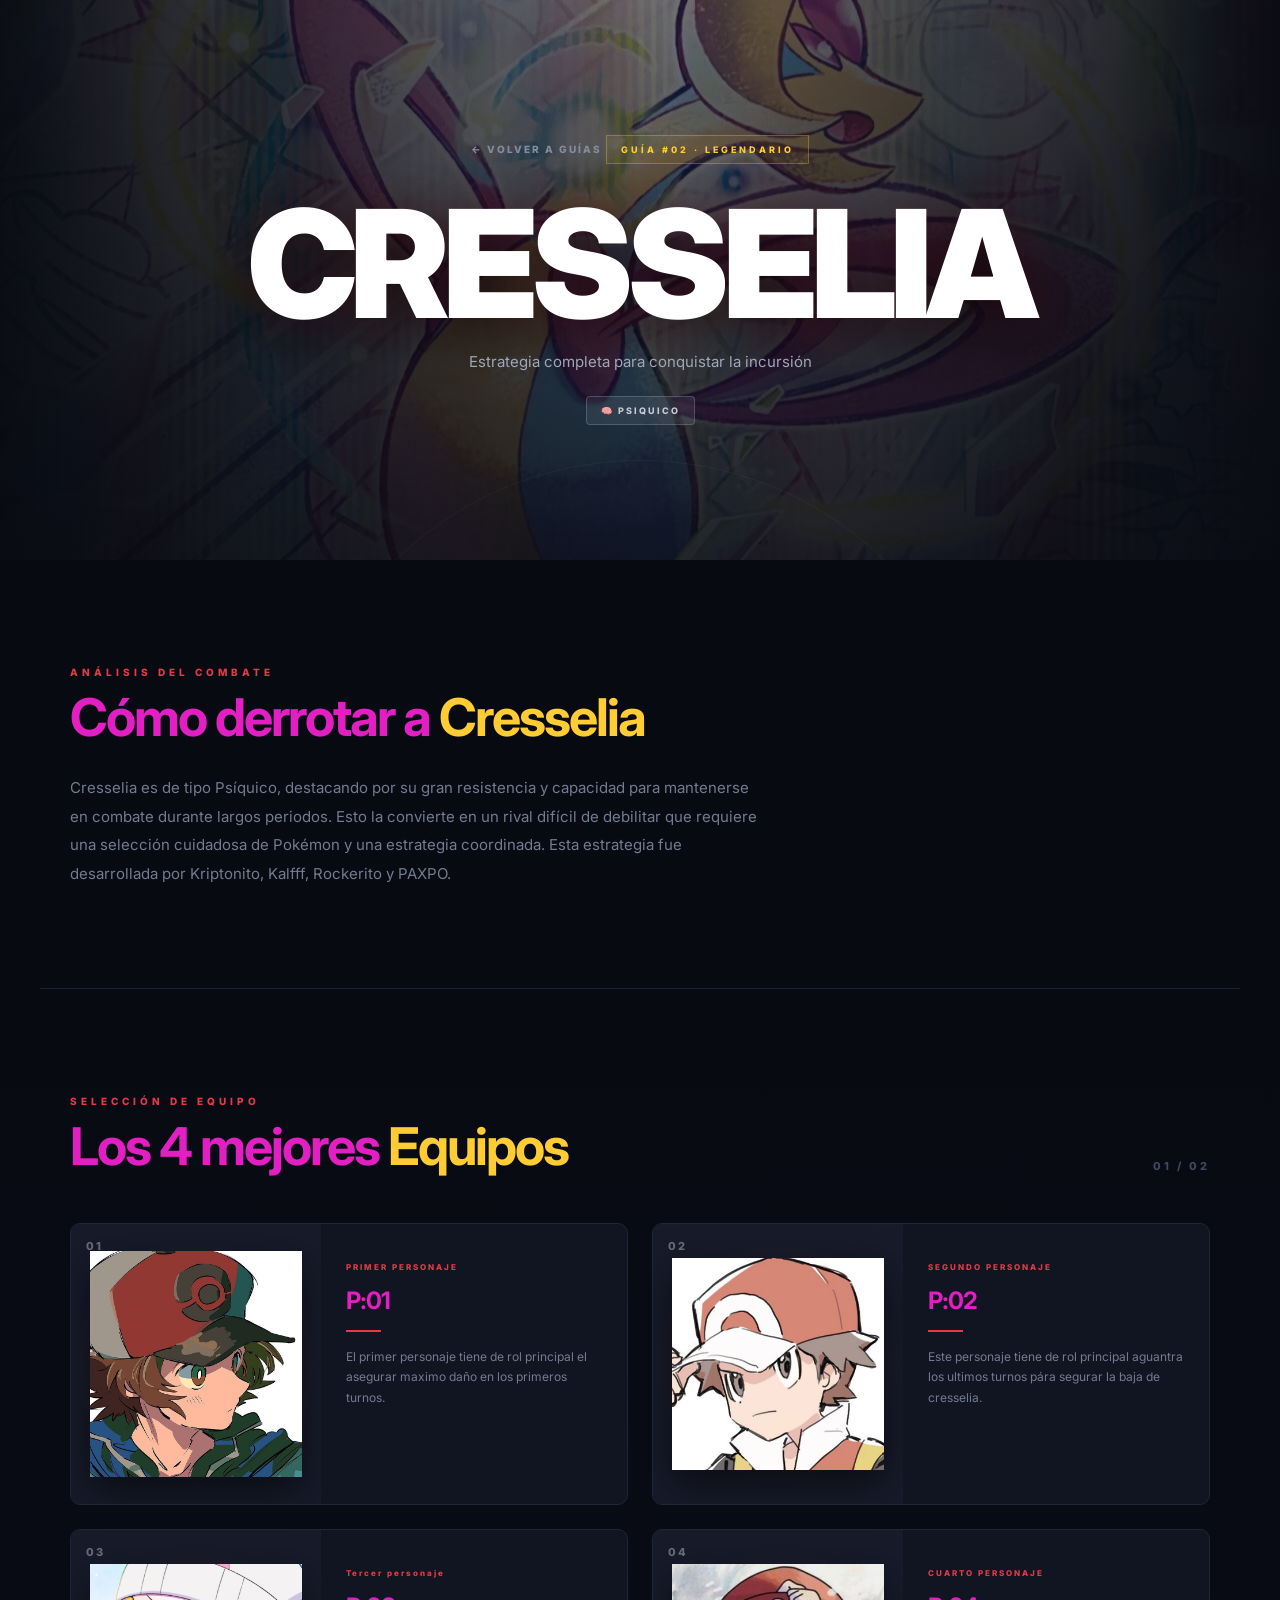
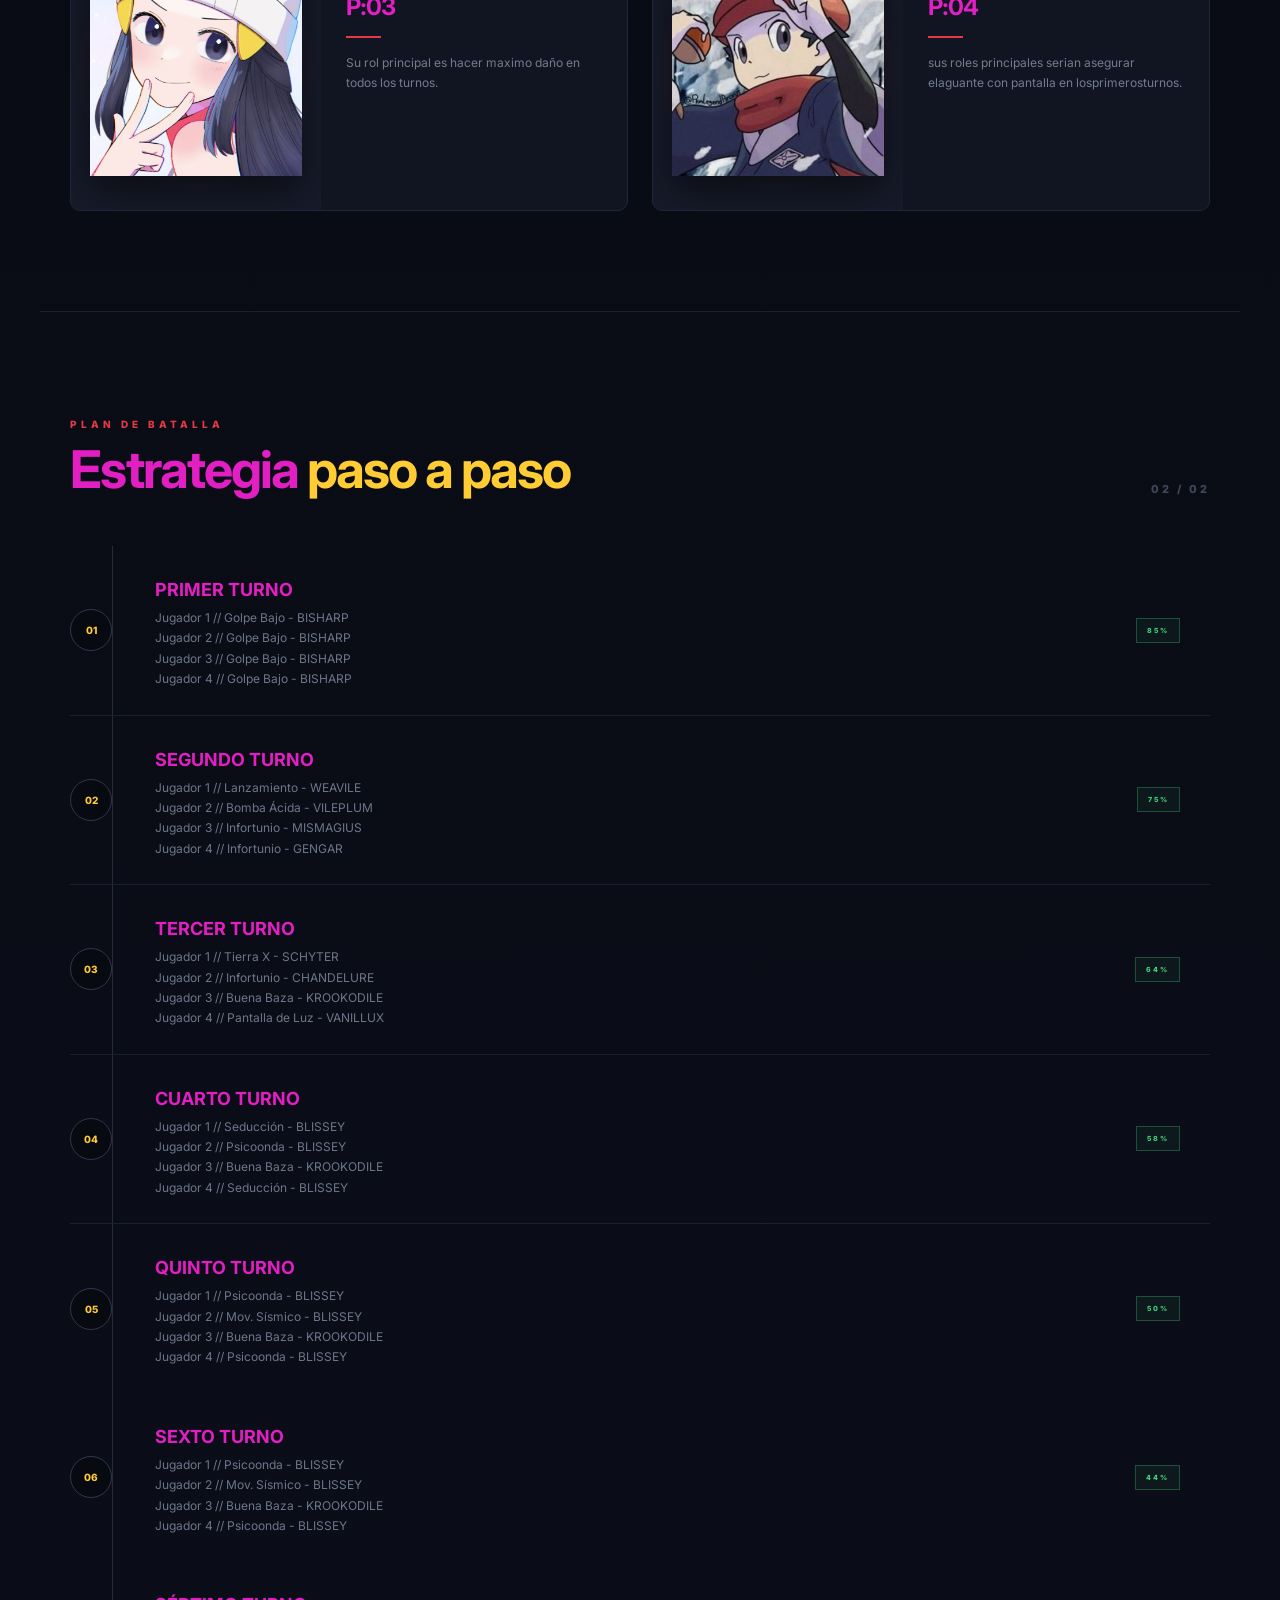
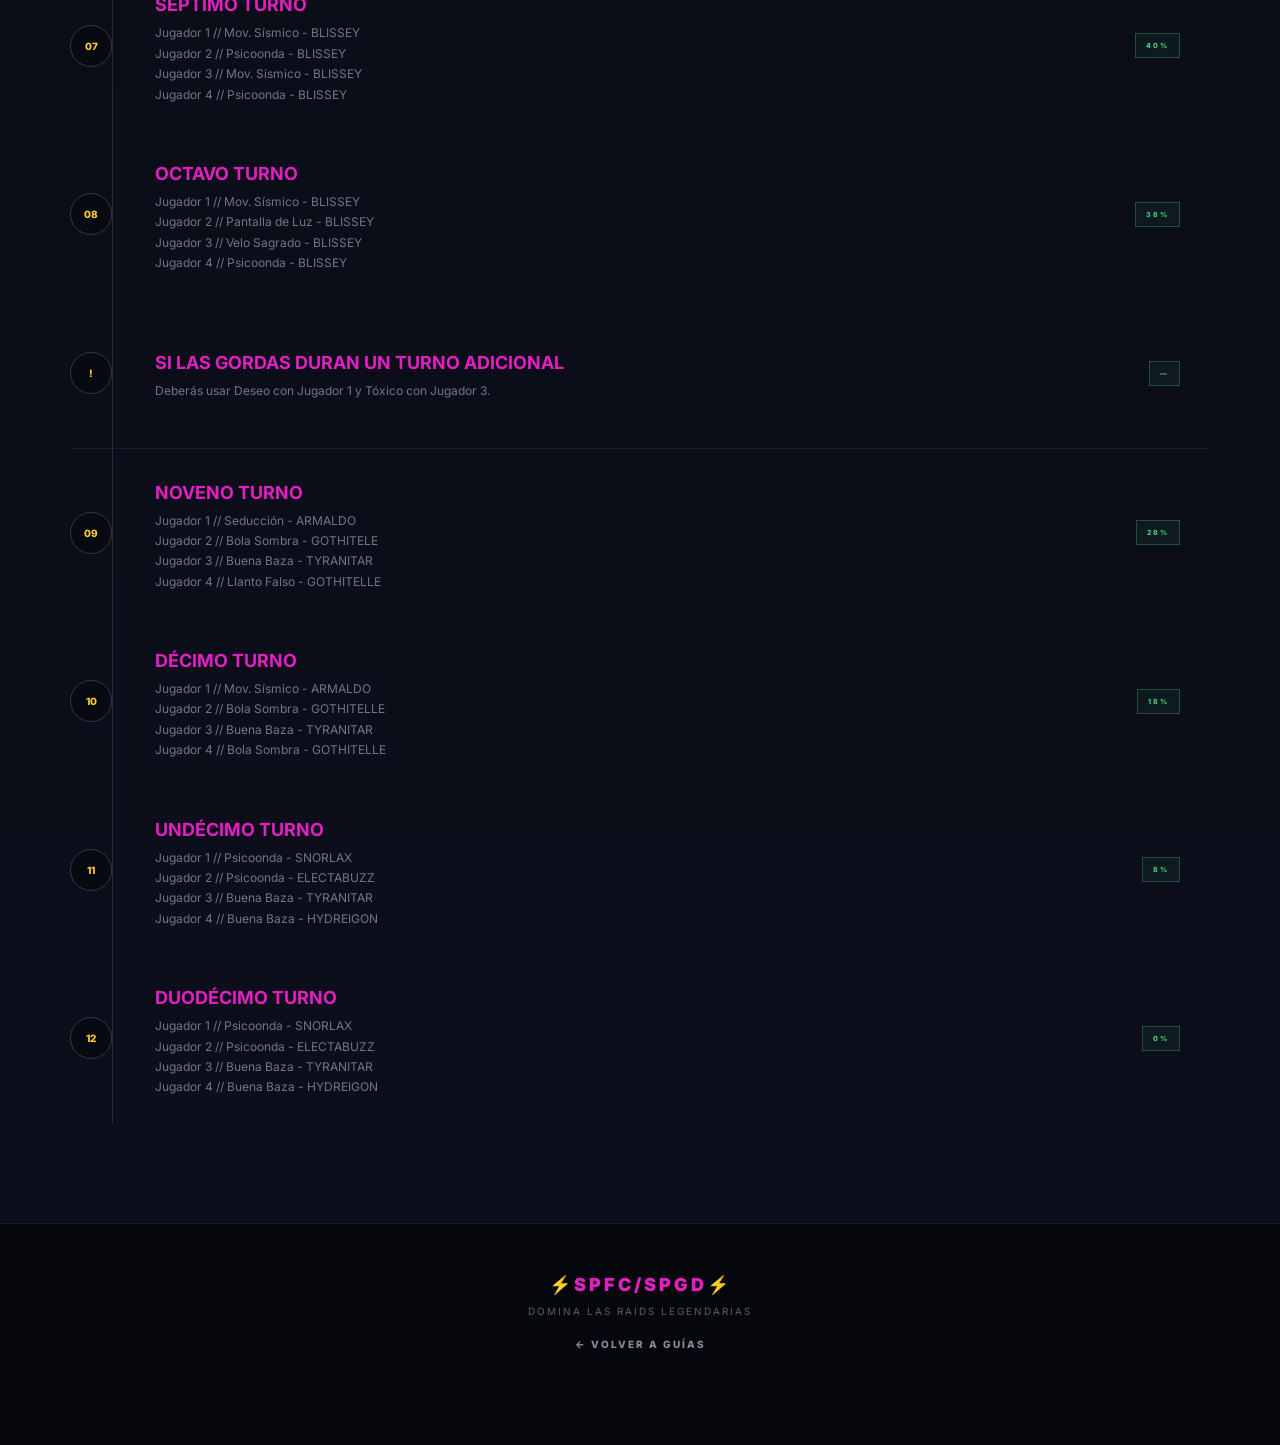
<file: HTML/cress.html>
<!DOCTYPE html>
<html lang="es">
<head> 
    <meta charset="UTF-8">
    <meta name="viewport" content="width=device-width, initial-scale=1.0">
    <title>PokéRaid | Guía Cresselia</title>
    <link rel="stylesheet" href="../CSS/cress.css">
    <link rel="icon" type="image/png" href="../IMG/logo.jpg">
</head>

<body>

<header class="portadaguia">
    <div class="capaportada"></div>

    <div class="contenidoportada">
        <a href="../index.html" class="botonvolver">← VOLVER A GUÍAS</a>

        <div class="insigniaportada">GUÍA #02 · LEGENDARIO</div>

        <h1>CRESSELIA</h1>

        <p class="subtituloportada">
            Estrategia completa para conquistar la incursión
        </p>

        <div class="tiposportada">
            <span class="tipopsiquico">🧠 PSIQUICO</span>
        </div>
    </div>

    <div class="decoracionportada"></div>
</header>

<main>

<section class="introduccion">
    <div class="tituloseccion">
        <span>ANÁLISIS DEL COMBATE</span>
        <h2>Cómo derrotar a <strong>Cresselia</strong></h2>
    </div>

    <p class="textointroduccion">
        Cresselia es de tipo Psíquico, destacando por su gran 
        resistencia y capacidad para mantenerse en combate durante 
        largos periodos. Esto la convierte en un rival difícil de debilitar 
        que requiere una selección cuidadosa de Pokémon y una estrategia coordinada.
        Esta estrategia fue desarrollada por Kriptonito, Kalfff, Rockerito y PAXPO.
    </p>
</section>

<section class="equipos">

    <div class="encabezadoseccion">
        <div>
            <span>SELECCIÓN DE EQUIPO</span>
            <h2>Los 4 mejores <strong>Equipos</strong></h2>
        </div>

        <div class="numeroseccion">01 / 02</div>
    </div>

    <div class="rejillaequipos">

        <article class="tarjetaequipo" onclick="abrirmodal('modalgarchomp')">
            <div class="imagenequipo">
                <span class="numeroequipo">01</span>
                <img src="../IMG/trainer5.jpg" alt="PERSONAJE 01">
            </div>

            <div class="informacionequipo">
                <span class="rolequipo">PRIMER PERSONAJE</span>
                <h3>P:01</h3>
                <div class="lineaequipo"></div>

                <p>
                    El primer personaje tiene de rol principal el asegurar maximo daño en los primeros turnos.
                </p>
            </div>
        </article>

        <article class="tarjetaequipo" onclick="abrirmodal('modallandorus')">
            <div class="imagenequipo">
                <span class="numeroequipo">02</span>
                <img src="../IMG/trainer6.jpg" alt="PERSONAJE 02">
            </div>

            <div class="informacionequipo">
                <span class="rolequipo">SEGUNDO PERSONAJE</span>
                <h3>P:02</h3>
                <div class="lineaequipo"></div>

                <p>
                    Este personaje tiene de rol principal aguantra los ultimos turnos pára segurar la baja de cresselia.
                </p>
            </div>
        </article>

        <article class="tarjetaequipo" onclick="abrirmodal('modalexcadrill')">
            <div class="imagenequipo">
                <span class="numeroequipo">03</span>
                <img src="../IMG/trainer7.jpg" alt="PERSONAJE 03">
            </div>

            <div class="informacionequipo">
                <span class="rolequipo">Tercer personaje</span>
                <h3>P:03</h3>
                <div class="lineaequipo"></div>

                <p>
                    Su rol principal es hacer maximo daño en todos los turnos.
                </p>
            </div>
        </article>

        <article class="tarjetaequipo" onclick="abrirmodal('modalrhyperior')">
            <div class="imagenequipo">
                <span class="numeroequipo">04</span>
                <img src="../IMG/trainer8.jpg" alt="PERSONAJE 04">
            </div>

            <div class="informacionequipo">
                <span class="rolequipo">CUARTO PERSONAJE</span>
                <h3>P:04</h3>
                <div class="lineaequipo"></div>

                <p>
                    sus roles principales serian asegurar elaguante con pantalla en losprimerosturnos.
                </p>
            </div>
        </article>

    </div>
</section>

<section class="estrategia">

    <div class="encabezadoseccion">
        <div>
            <span>PLAN DE BATALLA</span>
            <h2>Estrategia <strong>paso a paso</strong></h2>
        </div>

        <div class="numeroseccion">02 / 02</div>
    </div>

    <div class="tablaestrategia">

    <div class="filaestrategia">

        <div class="numeropaso">01</div>

        <div class="contenidopaso">

            <h3>PRIMER TURNO</h3>

            <p>
                Jugador 1 // Golpe Bajo - BISHARP <br>
                Jugador 2 // Golpe Bajo - BISHARP <br>
                Jugador 3 // Golpe Bajo - BISHARP <br>
                Jugador 4 // Golpe Bajo - BISHARP <br>
            </p>

        </div>

        <div class="estadopaso exito">85%</div>

    </div>

    <div class="filaestrategia">

        <div class="numeropaso">02</div>

        <div class="contenidopaso">

            <h3>SEGUNDO TURNO</h3>

            <p>
                Jugador 1 // Lanzamiento - WEAVILE <br>
                Jugador 2 // Bomba Ácida - VILEPLUM <br>
                Jugador 3 // Infortunio - MISMAGIUS <br>
                Jugador 4 // Infortunio - GENGAR <br>
            </p>

        </div>

        <div class="estadopaso exito">75%</div>

    </div>

    <div class="filaestrategia">

        <div class="numeropaso">03</div>

        <div class="contenidopaso">

            <h3>TERCER TURNO</h3>

            <p>
                Jugador 1 // Tierra X - SCHYTER <br>
                Jugador 2 // Infortunio - CHANDELURE <br>
                Jugador 3 // Buena Baza - KROOKODILE <br>
                Jugador 4 // Pantalla de Luz - VANILLUX <br>
            </p>

        </div>

        <div class="estadopaso exito">64%</div>

    </div>

    <div class="filaestrategia">

        <div class="numeropaso">04</div>

        <div class="contenidopaso">

            <h3>CUARTO TURNO</h3>

            <p>
                Jugador 1 // Seducción - BLISSEY <br>
                Jugador 2 // Psicoonda - BLISSEY <br>
                Jugador 3 // Buena Baza - KROOKODILE <br>
                Jugador 4 // Seducción - BLISSEY <br>
            </p>

        </div>

        <div class="estadopaso exito">58%</div>

    </div>

    <div class="filaestrategia final">

        <div class="numeropaso">05</div>

        <div class="contenidopaso">

            <h3>QUINTO TURNO</h3>

            <p>
                Jugador 1 // Psicoonda - BLISSEY <br>
                Jugador 2 // Mov. Sísmico - BLISSEY <br>
                Jugador 3 // Buena Baza - KROOKODILE <br>
                Jugador 4 // Psicoonda - BLISSEY <br>
            </p>

        </div>

        <div class="estadopaso exito">50%</div>

    </div>

    <div class="filaestrategia final">

        <div class="numeropaso">06</div>

        <div class="contenidopaso">

            <h3>SEXTO TURNO</h3>

            <p>
                Jugador 1 // Psicoonda - BLISSEY <br>
                Jugador 2 // Mov. Sísmico - BLISSEY <br>
                Jugador 3 // Buena Baza - KROOKODILE <br>
                Jugador 4 // Psicoonda - BLISSEY <br>
            </p>

        </div>

        <div class="estadopaso exito">44%</div>

    </div>

    <div class="filaestrategia final">

        <div class="numeropaso">07</div>

        <div class="contenidopaso">

            <h3>SÉPTIMO TURNO</h3>

            <p>
                Jugador 1 // Mov. Sísmico - BLISSEY <br>
                Jugador 2 // Psicoonda - BLISSEY <br>
                Jugador 3 // Mov. Sísmico - BLISSEY <br>
                Jugador 4 // Psicoonda - BLISSEY <br>
            </p>

        </div>

        <div class="estadopaso exito">40%</div>

    </div>

    <div class="filaestrategia final">

        <div class="numeropaso">08</div>

        <div class="contenidopaso">

            <h3>OCTAVO TURNO</h3>

            <p>
                Jugador 1 // Mov. Sísmico - BLISSEY <br>
                Jugador 2 // Pantalla de Luz - BLISSEY <br>
                Jugador 3 // Velo Sagrado - BLISSEY <br>
                Jugador 4 // Psicoonda - BLISSEY <br>
            </p>

        </div>

        <div class="estadopaso exito">38%</div>

    </div>

    <div class="filaestrategia">

        <div class="numeropaso">!</div>

        <div class="contenidopaso">

            <h3>SI LAS GORDAS DURAN UN TURNO ADICIONAL</h3>

            <p>
                Deberás usar Deseo con Jugador 1 y Tóxico con Jugador 3.
            </p>

        </div>

        <div class="estadopaso exito">—</div>

    </div>

    <div class="filaestrategia final">

        <div class="numeropaso">09</div>

        <div class="contenidopaso">

            <h3>NOVENO TURNO</h3>

            <p>
                Jugador 1 // Seducción - ARMALDO <br>
                Jugador 2 // Bola Sombra - GOTHITELE <br>
                Jugador 3 // Buena Baza - TYRANITAR <br>
                Jugador 4 // Llanto Falso - GOTHITELLE <br>
            </p>

        </div>

        <div class="estadopaso exito">28%</div>

    </div>

    <div class="filaestrategia final">

        <div class="numeropaso">10</div>

        <div class="contenidopaso">

            <h3>DÉCIMO TURNO</h3>

            <p>
                Jugador 1 // Mov. Sísmico - ARMALDO <br>
                Jugador 2 // Bola Sombra - GOTHITELLE <br>
                Jugador 3 // Buena Baza - TYRANITAR <br>
                Jugador 4 // Bola Sombra - GOTHITELLE <br>
            </p>

        </div>

        <div class="estadopaso exito">18%</div>

    </div>

    <div class="filaestrategia final">

        <div class="numeropaso">11</div>

        <div class="contenidopaso">

            <h3>UNDÉCIMO TURNO</h3>

            <p>
                Jugador 1 // Psicoonda - SNORLAX <br>
                Jugador 2 // Psicoonda - ELECTABUZZ <br>
                Jugador 3 // Buena Baza - TYRANITAR <br>
                Jugador 4 // Buena Baza - HYDREIGON <br>
            </p>

        </div>

        <div class="estadopaso exito">8%</div>

    </div>

    <div class="filaestrategia final">

        <div class="numeropaso">12</div>

        <div class="contenidopaso">

            <h3>DUODÉCIMO TURNO</h3>

            <p>
                Jugador 1 // Psicoonda - SNORLAX <br>
                Jugador 2 // Psicoonda - ELECTABUZZ <br>
                Jugador 3 // Buena Baza - TYRANITAR <br>
                Jugador 4 // Buena Baza - HYDREIGON
            </p>

        </div>

        <div class="estadopaso exito">0%</div>

    </div>

</div>

</section>

</main>

<footer>
    <div class="logotipopie">⚡SPFC/SPGD⚡</div>

    <p>DOMINA LAS RAIDS LEGENDARIAS</p>

<a href="../index.html" class="botonvolver">← VOLVER A GUÍAS</a>
</footer>

<div id="modalgarchomp" class="modalpokemon">
    <div class="contenidomodal">

        <button class="cerrarmodal" onclick="cerrarmodal('modalgarchomp')">×</button>

        <div class="encabezadomodal">
            <span><em>EQUIPO</em> PRINCIPAL</span>
            <h2>PLAYER 01</h2>
        </div>

        <div class="listamodal">

            <div class="elementomodal">
                <img src="../IMG/BISHARP.jpg" alt="BISHARP">
                <div>
                    <h3>BISHARP</h3>
                    <p>
                        NIVEL: 100<br>
                        IVS: x/31/x/x/x/x<br>
                        EVS: 252 ataque<br>
                        NATURALEZA: Firme / Huraña / Pícara<br>
                        HABILIDAD: Competitivo<br>
                        OBJETO: Cinta eleguida<br>
                        ROL: Aprovechar los cambios de estadísticas del rival
                    </p>
                </div>
                <div>
                    <p>MOVE SET: <br>
                    GOLPE BAJO</p>
                </div>
            </div>

            <div class="elementomodal">
                <img src="../IMG/WEAVILE2.jpg" alt="WEAVILE">
                <div>
                    <h3>WEAVILE</h3>
                    <p>
                        NIVEL: 100<br>
                        IVS: x/31/x/x/x/31<br>
                        EVS: 252 ataque / 252 velocidad<br>
                        NATURALEZA: Firme / Huraña / Pícara<br>
                        HABILIDAD: Presión<br>
                        OBJETO: Flecha veneno<br>
                        ROL: Aprovechar el objeto del rival
                    </p>
                </div>
                <div>
                    <p>MOVE SET: <br>
                    LANZAMIENTO</p>
                </div>
            </div>

            <div class="elementomodal">
                <img src="../IMG/SCHYTER.jpg" alt="SCYTHER">
                <div>
                    <h3>SCYTHER</h3>
                    <p>
                        NIVEL: 100 (272 Vel)<br>
                        IVS: 31/31/x/x/31/31<br>
                        EVS: 252 ataque / 152 defensa especial / 104 velocidad<br>
                        NATURALEZA: Firme<br>
                        HABILIDAD: Enjambre<br>
                        OBJETO: Poliza de tipo<br>
                        ROL: Atacante físico rápido
                    </p>
                </div>
                <div>
                    <p>MOVE SET: <br>
                    TIJERA X</p>
                </div>
            </div>

            <div class="elementomodal">
                <img src="../IMG/BLISSEY.jpg" alt="BLISSEY">
                <div>
                    <h3>BLISSEY</h3>
                    <p>
                        NIVEL: 100 (145 Vel)<br>
                        IVS: 31/x/x/x/31/30<br>
                        EVS: 252 PS / 252 defensa especial / 0 velocidad<br>
                        NATURALEZA: Serena / Cauta / Amable<br>
                        HABILIDAD: NINGUNA<br>
                        OBJETO: Manto encubierto<br>
                        ROL: Soporte y resistencia especial
                    </p>
                </div>
                <div>
                    <p>MOVE SET: <br>
                    MOV. SÍSMICO <br>
                    PSICOONDA <br>
                    DESEO <br>
                    SEDUCCIÓN</p>
                </div>
            </div>

            <div class="elementomodal">
                <img src="../IMG/ARMALDO.jpg" alt="ARMALDO">
                <div>
                    <h3>ARMALDO</h3>
                    <p>
                        NIVEL: 100 (85 Vel)<br>
                        IVS: 31/0/x/x/31/0<br>
                        EVS: 252 PS / 252 defensa especial<br>
                        NATURALEZA: Grosera<br>
                        HABILIDAD: Armad. Bat.<br>
                        OBJETO: Baya Guaya<br>
                        ROL: Pokémon resistente y de apoyo
                    </p>
                </div>
                <div>
                    <p>MOVE SET: <br>
                    MOV. SÍSMICO <br>
                    ESTOCISMO <br>
                    SEDUCCIÓN</p>
                </div>
            </div>

            <div class="elementomodal">
                <img src="../IMG/SNORLAX.jpg" alt="SNORLAX">
                <div>
                    <h3>SNORLAX</h3>
                    <p>
                        NIVEL: 100 (82 Vel)<br>
                        IVS: 31/x/x/x/31/15<br>
                        EVS: 252 PS / 252 defensa especial<br>
                        NATURALEZA: Serena / Cauta<br>
                        HABILIDAD: NINGUNA<br>
                        OBJETO: Equipode asalto<br>
                        ROL: Pokémon resistente y de apoyo
                    </p>
                </div>
                <div>
                    <p>MOVE SET: <br>
                    PSICOONDA <br>
                    MOV. SÍSMICO</p>
                </div>
            </div>

        </div>
    </div>
</div>

<div id="modallandorus" class="modalpokemon">
    <div class="contenidomodal">

        <button class="cerrarmodal" onclick="cerrarmodal('modallandorus')">×</button>

        <div class="encabezadomodal">
            <span><em>EQUIPO</em> PRINCIPAL</span>
            <h2>PLAYER 02</h2>
        </div>

        <div class="listamodal">

            <div class="elementomodal">
                <img src="../IMG/BISHARP.jpg" alt="BISHARP">
                <div>
                    <h3>BISHARP</h3>
                    <p>
                        NIVEL: 100<br>
                        IVS: x/31/x/x/x/x<br>
                        EVS: 252 ataque<br>
                        NATURALEZA: Firme / Huraña / Pícara<br>
                        HABILIDAD: Competitivo<br>
                        OBJETO: Cinta eleguida<br>
                        ROL: Atacante físico
                    </p>
                </div>
                <div>
                    <p>MOVE SET: <br>
                    GOLPE BAJO</p>
                </div>
            </div>

            <div class="elementomodal">
                <img src="../IMG/VILEPLUME.jpg" alt="VILEPLUME">
                <div>
                    <h3>VILEPLUME</h3>
                    <p>
                        NIVEL: 100<br>
                        IVS: x/x/x/31/x/31<br>
                        EVS: 252 ataque especial / 252 velocidad<br>
                        NATURALEZA: Modesta<br>
                        HABILIDAD: Clorofila<br>
                        OBJETO: Gafas eleguidas<br>
                        ROL: Atacante especial
                    </p>
                </div>
                <div>
                    <p>MOVE SET: <br>
                    BOMBA ÁCIDA</p>
                </div>
            </div>

            <div class="elementomodal">
                <img src="../IMG/CHANDELURE.jpg" alt="CHANDELURE">
                <div>
                    <h3>CHANDELURE</h3>
                    <p>
                        NIVEL: 100<br>
                        IVS: x/x/x/31/x/31<br>
                        EVS: 252 ataque especial / 200 velocidad<br>
                        NATURALEZA: Miedosa<br>
                        HABILIDAD: Abs. Fuego<br>
                        OBJETO: Gema fantasma<br>
                        ROL: Atacante especial
                    </p>
                </div>
                <div>
                    <p>MOVE SET: <br>
                    INFORTUNIO</p>
                </div>
            </div>

            <div class="elementomodal">
                <img src="../IMG/BLISSEY.jpg" alt="BLISSEY">
                <div>
                    <h3>BLISSEY</h3>
                    <p>
                        NIVEL: 100 (131 Vel)<br>
                        IVS: 31/x/x/x/31/15<br>
                        EVS: 252 PS / 252 defensa especial / 6 velocidad<br>
                        NATURALEZA: Serena / Cauta / Amable<br>
                        HABILIDAD: NINGUNA<br>
                        OBJETO: Manto encubierto<br>
                        ROL: Soporte y resistencia especial
                    </p>
                </div>
                <div>
                    <p>MOVE SET: <br>
                    MOV. SÍSMICO <br>
                    PSICOONDA <br>
                    VELO SAGRADO <br>
                    PANTALLA DE LUZ</p>
                </div>
            </div>

            <div class="elementomodal">
                <img src="../IMG/GOTHITELLE.jpg" alt="GOTHITELLE">
                <div>
                    <h3>GOTHITELLE</h3>
                    <p>
                        NIVEL: 100<br>
                        IVS: 31/x/x/31/31/31<br>
                        EVS: 6 PS / 220 ataque especial / 252 defensa especial / 32 velocidad<br>
                        NATURALEZA: Modesta<br>
                        HABILIDAD: Competitivo<br>
                        OBJETO: Baya Drasi<br>
                        ROL: Atacante especial y apoyo
                    </p>
                </div>
                <div>
                    <p>MOVE SET: <br>
                    BOLA SOMBRA <br>
                    GOLPE CUERPO</p>
                </div>
            </div>

            <div class="elementomodal">
                <img src="../IMG/ELECTABUZZ.jpg" alt="ELECTABUZZ">
                <div>
                    <h3>ELECTABUZZ</h3>
                    <p>
                        NIVEL: 100 (235 Vel)<br>
                        IVS: 31/x/x/x/31/20<br>
                        EVS: 252 PS / 252 defensa especial / 0 velocidad<br>
                        NATURALEZA: Serena / Cauta<br>
                        HABILIDAD: Espí. Vital<br>
                        OBJETO: Mineral evolutivo<br>
                        ROL: Soporte y resistencia
                    </p>
                </div>
                <div>
                    <p>MOVE SET: <br>
                    PSICOONDA <br>
                    MOV. SÍSMICO <br>
                    PANTALLA LUZ</p>
                </div>
            </div>

        </div>
    </div>
</div>

<div id="modalexcadrill" class="modalpokemon">
    <div class="contenidomodal">

        <button class="cerrarmodal" onclick="cerrarmodal('modalexcadrill')">×</button>

        <div class="encabezadomodal">
            <span><em>EQUIPO</em> PRINCIPAL</span>
            <h2>PLAYER 03</h2>
        </div>

        <div class="listamodal">

            <div class="elementomodal">
                <img src="../IMG/BISHARP.jpg" alt="BISHARP">
                <div>
                    <h3>BISHARP</h3>
                    <p>
                        NIVEL: 100<br>
                        IVS: x/31/x/x/x/x<br>
                        EVS: 252 ataque<br>
                        NATURALEZA: Firme / Huraña / Pícara<br>
                        HABILIDAD: Competitivo<br>
                        OBJETO: Gema siniestra<br>
                        ROL: Atacante físico
                    </p>
                </div>
                <div>
                    <p>MOVE SET: <br>
                    GOLPE BAJO</p>
                </div>
            </div>

            <div class="elementomodal">
                <img src="../IMG/MISMAGIUS.jpg" alt="MISMAGIUS">
                <div>
                    <h3>MISMAGIUS</h3>
                    <p>
                        NIVEL: 100 (309 Vel)<br>
                        IVS: x/x/x/31/x/31<br>
                        EVS: 252 ataque especial / 252 velocidad<br>
                        NATURALEZA: Modesta<br>
                        HABILIDAD: Levitación<br>
                        OBJETO: Gafas eleguidas<br>
                        ROL: Atacante especial rápido
                    </p>
                </div>
                <div>
                    <p>MOVE SET: <br>
                    INFORTUNIO</p>
                </div>
            </div>

            <div class="elementomodal">
                <img src="../IMG/KROOKODILE.jpg" alt="KROOKODILE">
                <div>
                    <h3>KROOKODILE</h3>
                    <p>
                        NIVEL: 100<br>
                        IVS: 31/31/x/x/31/31<br>
                        EVS: 6 PS / 252 ataque / 252 defensa especial<br>
                        NATURALEZA: Firme<br>
                        HABILIDAD: Irrascible<br>
                        OBJETO: Poliza de tipo<br>
                        ROL: Atacante físico
                    </p>
                </div>
                <div>
                    <p>MOVE SET: <br>
                    BUENA BAZA</p>
                </div>
            </div>

            <div class="elementomodal">
                <img src="../IMG/BLISSEY.jpg" alt="BLISSEY">
                <div>
                    <h3>BLISSEY</h3>
                    <p>
                        NIVEL: 100 (117 Vel)<br>
                        IVS: 31/x/x/x/31/15<br>
                        EVS: 252 PS / 252 defensa especial / 0 velocidad<br>
                        NATURALEZA: Grosera<br>
                        HABILIDAD: NINGUNA<br>
                        OBJETO: Manto encubierto<br>
                        ROL: Soporte y resistencia especial
                    </p>
                </div>
                <div>
                    <p>MOVE SET: <br>
                    MOV. SÍSMICO <br>
                    PSICOONDA <br>
                    TÓXICO <br>
                    VELO SAGRADO</p>
                </div>
            </div>

            <div class="elementomodal">
                <img src="../IMG/TYRANITAR.jpg" alt="TYRANITAR">
                <div>
                    <h3>TYRANITAR</h3>
                    <p>
                        NIVEL: 100 (158 Vel)<br>
                        IVS: 31/31/x/x/31/31<br>
                        EVS: 6 PS / 252 ataque / 252 defensa especial<br>
                        NATURALEZA: Firme<br>
                        HABILIDAD: Chorro Arena<br>
                        OBJETO: Cinta eleguida<br>
                        ROL: Atacante físico y control del clima
                    </p>
                </div>
                <div>
                    <p>MOVE SET: <br>
                    BUENA BAZA <br>
                    TRITURAR</p>
                </div>
            </div>

            <div class="elementomodal">
                <img src="../IMG/BRONZONG.jpg" alt="BRONZONG">
                <div>
                    <h3>BRONZONG</h3>
                    <p>
                        NIVEL: 100 (77 Vel)<br>
                        IVS: 31/x/x/x/31/0<br>
                        EVS: 252 PS / 252 defensa especial<br>
                        NATURALEZA: Grosera<br>
                        HABILIDAD: Ignífugo<br>
                        OBJETO: Baya guaya<br>
                        ROL: Pokémon resistente y de apoyo
                    </p>
                </div>
                <div>
                    <p>MOVE SET: <br>
                    PSICOONDA <br>
                    GIRO BOLA <br>
                    DESCANSO <br>
                    TÓXICO</p>
                </div>
            </div>

        </div>
    </div>
</div>

<div id="modalrhyperior" class="modalpokemon">
    <div class="contenidomodal">

        <button class="cerrarmodal" onclick="cerrarmodal('modalrhyperior')">×</button>

        <div class="encabezadomodal">
            <span><em>EQUIPO</em> PRINCIPAL</span>
            <h2>PLAYER 04</h2>
        </div>

        <div class="listamodal">

            <div class="elementomodal">
                <img src="../IMG/BISHARP.jpg" alt="BISHARP">
                <div>
                    <h3>BISHARP</h3>
                    <p>
                        NIVEL: 100<br>
                        IVS: x/31/x/x/x/x<br>
                        EVS: 252 ataque<br>
                        NATURALEZA: Firme / Huraña / Pícara<br>
                        HABILIDAD: Competitivo<br>
                        OBJETO: Gema siniestra<br>
                        ROL: Atacante físico
                    </p>
                </div>
                <div>
                    <p>MOVE SET: <br>
                    GOLPE BAJO</p>
                </div>
            </div>

            <div class="elementomodal">
                <img src="../IMG/GENGAR.jpg" alt="GENGAR">
                <div>
                    <h3>GENGAR</h3>
                    <p>
                        NIVEL: 100 (304 Vel)<br>
                        IVS: +20/x/x/31/+20/31<br>
                        EVS: 252 ataque especial / 58 defensa especial / 202 velocidad<br>
                        NATURALEZA: Modesta<br>
                        HABILIDAD: Cuerpo Maldito<br>
                        OBJETO: Gafas eleguidas<br>
                        ROL: Atacante especial rápido
                    </p>
                </div>
                <div>
                    <p>MOVE SET: <br>
                    INFORTUNIO</p>
                </div>
            </div>

            <div class="elementomodal">
                <img src="../IMG/VANILLUX.jpg" alt="VANILLUXE">
                <div>
                    <h3>VANILLUXE</h3>
                    <p>
                        NIVEL: 100<br>
                        IVS: +25/x/x/x/+25/31<br>
                        EVS: 252 defensa especial / 252 velocidad<br>
                        NATURALEZA: Miedosa<br>
                        HABILIDAD: Nevada<br>
                        OBJETO: Pañuelo eleccion<br>
                        ROL: Soporte y colocación de pantallas
                    </p>
                </div>
                <div>
                    <p>MOVE SET: <br>
                    PANTALLA DE LUZ</p>
                </div>
            </div>

            <div class="elementomodal">
                <img src="../IMG/BLISSEY.jpg" alt="BLISSEY">
                <div>
                    <h3>BLISSEY</h3>
                    <p>
                        NIVEL: 100 (103 Vel)<br>
                        IVS: 31/x/x/x/31/0<br>
                        EVS: 252 PS / 252 defensa especial / 0 velocidad<br>
                        NATURALEZA: Grosera<br>
                        HABILIDAD: NINGUNA<br>
                        OBJETO: Manto encubierto<br>
                        ROL: Soporte y resistencia especial
                    </p>
                </div>
                <div>
                    <p>MOVE SET: <br>
                    MOV. SÍSMICO <br>
                    PSICOONDA <br>
                    PULSO CURA <br>
                    SEDUCCION</p>
                </div>
            </div>

            <div class="elementomodal">
                <img src="../IMG/GOTHITELLE.jpg" alt="GOTHITELLE">
                <div>
                    <h3>GOTHITELLE</h3>
                    <p>
                        NIVEL: 100<br>
                        IVS: 31/x/x/31/31/0<br>
                        EVS: 6 PS / 252 ataque especial / 252 defensa especial / 0 velocidad<br>
                        NATURALEZA: Mansa<br>
                        HABILIDAD: Competitivo<br>
                        OBJETO: Baya Drasi<br>
                        ROL: Atacante especial y apoyo
                    </p>
                </div>
                <div>
                    <p>MOVE SET: <br>
                    BOLA SOMBRA <br>
                    GOLPE CUERPO <br>
                    LLANTO FALSO</p>
                </div>
            </div>

            <div class="elementomodal">
                <img src="../IMG/HYDREIGON.jpg" alt="HYDREIGON">
                <div>
                    <h3>HYDREIGON</h3>
                    <p>
                        NIVEL: 100 (237 Vel)<br>
                        IVS: 31/31/x/x/31/31<br>
                        EVS: 252 ataque / 232 defensa especial / 20 velocidad<br>
                        NATURALEZA: Firme<br>
                        HABILIDAD: Levitación<br>
                        OBJETO: Cinta eleguida<br>
                        ROL: Atacante físico y apoyo
                    </p>
                </div>
                <div>
                    <p>MOVE SET: <br>
                    BUENA BAZA</p>
                </div>
            </div>

        </div>
    </div>
</div>

<script>
function abrirmodal(idmodal) {
    const modal = document.getElementById(idmodal);
    modal.classList.add("activo");
    document.body.classList.add("modalabierto");
}

function cerrarmodal(idmodal) {
    const modal = document.getElementById(idmodal);
    modal.classList.remove("activo");
    document.body.classList.remove("modalabierto");
}

document.querySelectorAll(".modalpokemon").forEach(function(modal) {
    modal.addEventListener("click", function(event) {
        if (event.target === modal) {
            cerrarmodal(modal.id);
        }
    });
});

document.addEventListener("keydown", function(event) {
    if (event.key === "Escape") {
        document.querySelectorAll(".modalpokemon.activo").forEach(function(modal) {
            cerrarmodal(modal.id);
        });
    }
});
</script>

</body>
</html>
</file>
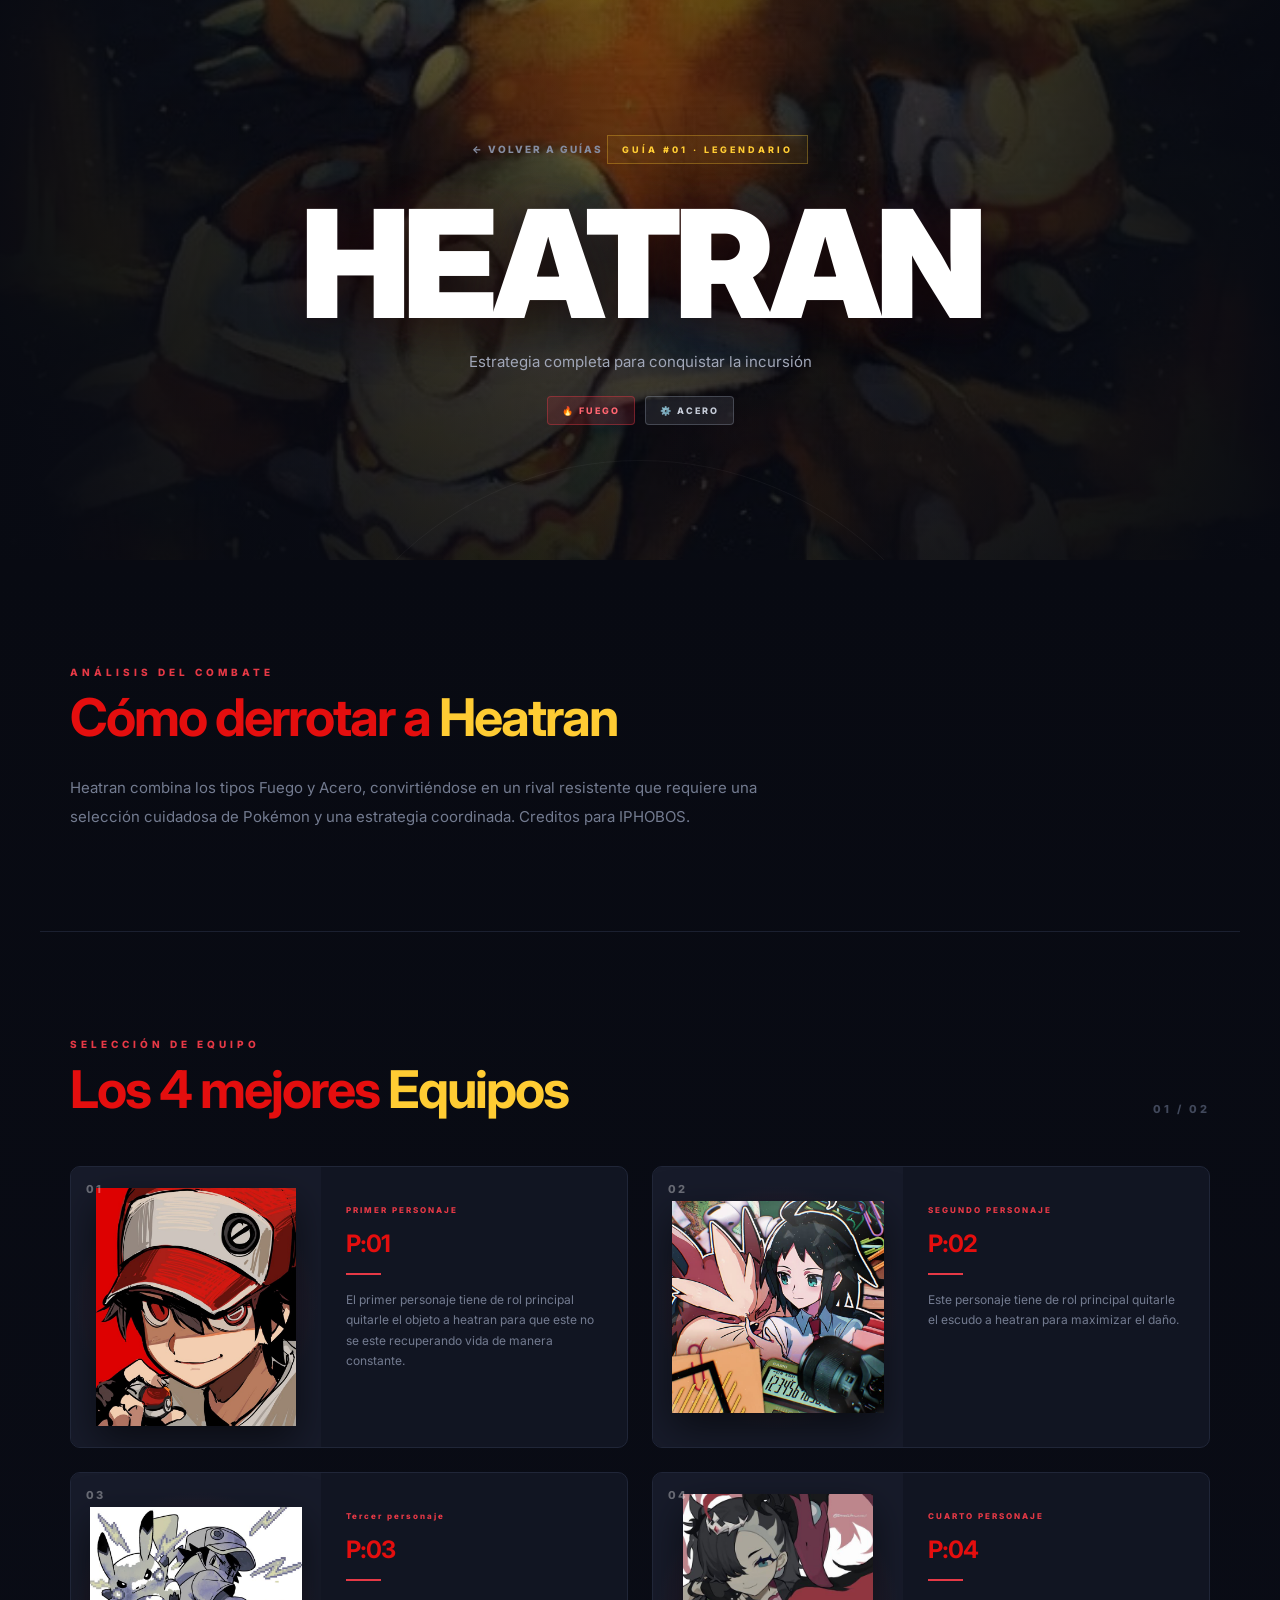
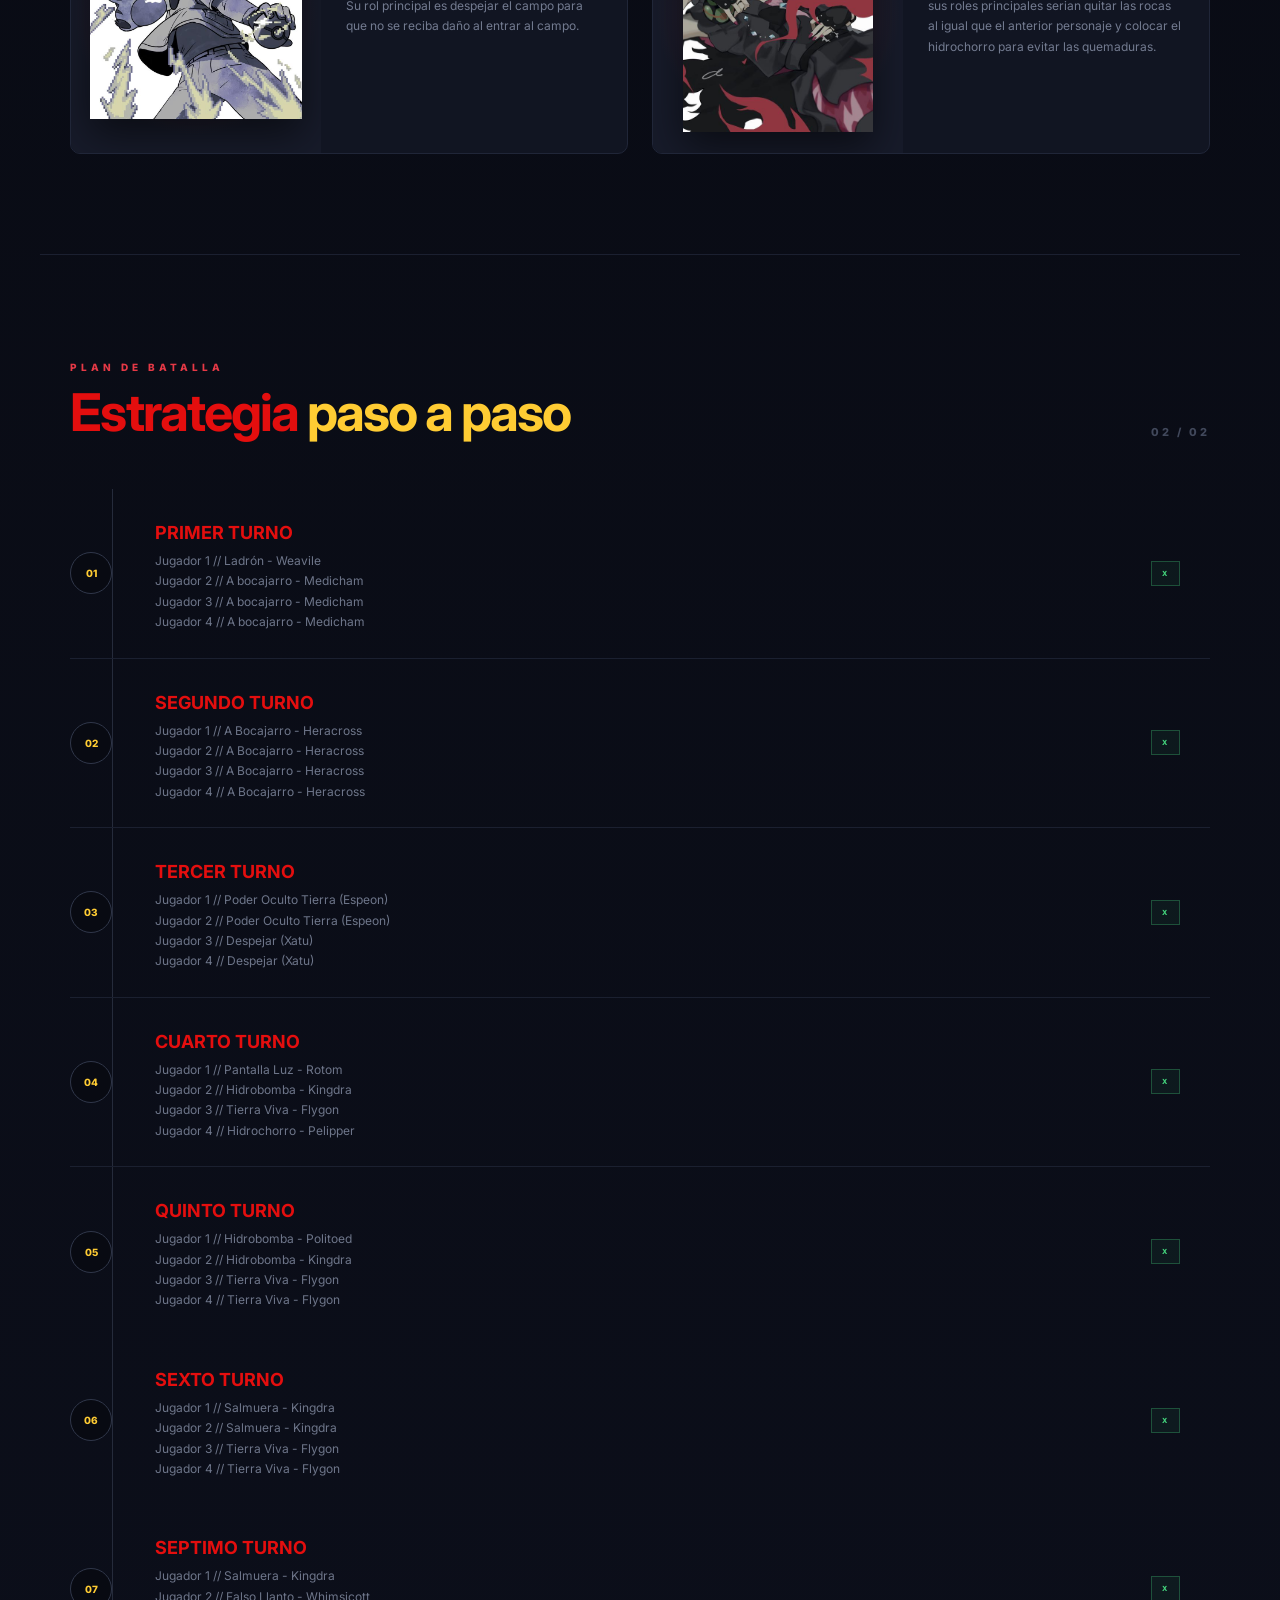
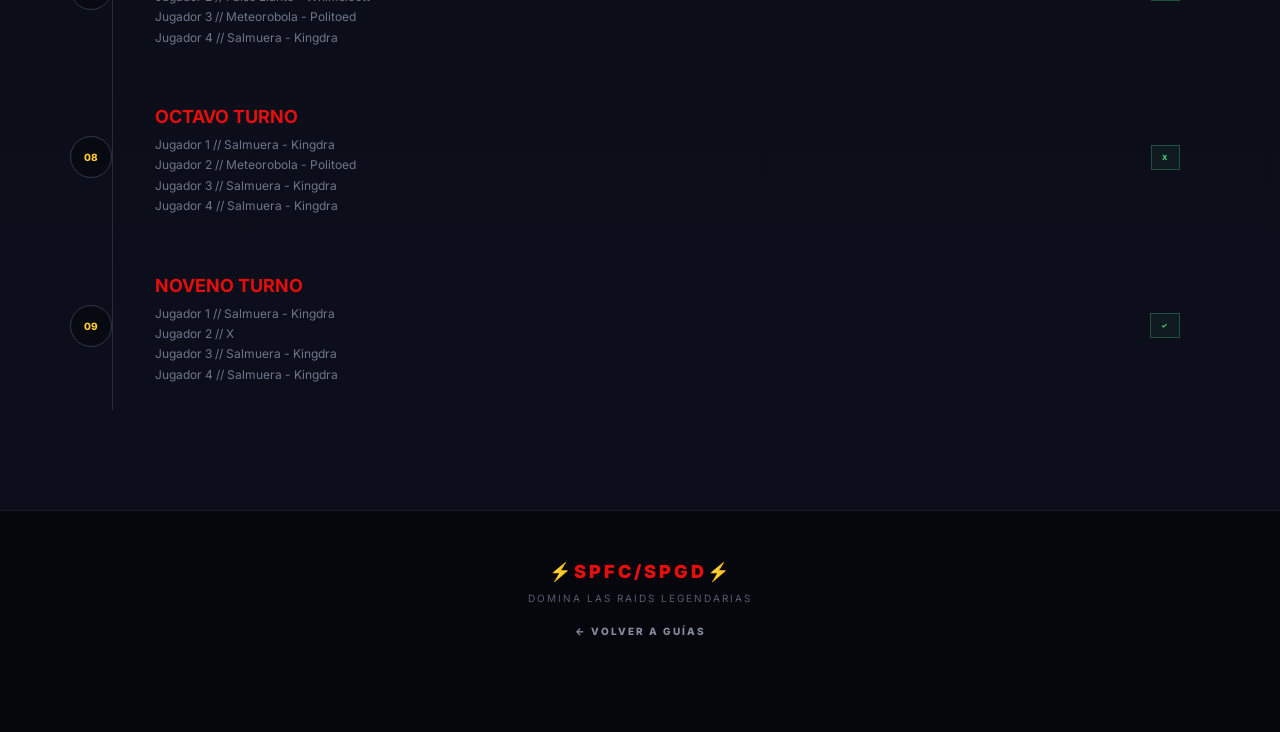
<file: HTML/heatran.html>
<!DOCTYPE html>
<html lang="es">
<head> 
    <meta charset="UTF-8">
    <meta name="viewport" content="width=device-width, initial-scale=1.0">
    <title>PokéRaid | Guía Heatran</title>
    <link rel="stylesheet" href="../CSS/heatran.css">
    <link rel="icon" type="image/png" href="../IMG/logo.jpg">
</head>

<body>

<header class="portadaguia">
    <div class="capaportada"></div>

    <div class="contenidoportada">
 <a href="../index.html" class="botonvolver">← VOLVER A GUÍAS</a>

        <div class="insigniaportada">GUÍA #01 · LEGENDARIO</div>

        <h1>HEATRAN</h1>

        <p class="subtituloportada">
            Estrategia completa para conquistar la incursión
        </p>

        <div class="tiposportada">
            <span class="tipofuego">🔥 FUEGO</span>
            <span class="tipoacero">⚙️ ACERO</span>
        </div>
    </div>

    <div class="decoracionportada"></div>
</header>

<main>

<section class="introduccion">
    <div class="tituloseccion">
        <span>ANÁLISIS DEL COMBATE</span>
        <h2>Cómo derrotar a <strong>Heatran</strong></h2>
    </div>

    <p class="textointroduccion">
        Heatran combina los tipos Fuego y Acero, convirtiéndose
        en un rival resistente que requiere una selección
        cuidadosa de Pokémon y una estrategia coordinada. Creditos para IPHOBOS.
    </p>
</section>

<section class="equipos">

    <div class="encabezadoseccion">
        <div>
            <span>SELECCIÓN DE EQUIPO</span>
            <h2>Los 4 mejores <strong>Equipos</strong></h2>
        </div>

        <div class="numeroseccion">01 / 02</div>
    </div>

    <div class="rejillaequipos">

        <article class="tarjetaequipo" onclick="abrirmodal('modalgarchomp')">
            <div class="imagenequipo">
                <span class="numeroequipo">01</span>
                <img src="../IMG/trainer1.jpeg" alt="PERSONAJE 01">
            </div>

            <div class="informacionequipo">
                <span class="rolequipo">PRIMER PERSONAJE</span>
                <h3>P:01</h3>
                <div class="lineaequipo"></div>

                <p>
                    El primer personaje tiene de rol principal quitarle el objeto a heatran para que este no se este recuperando vida de manera constante.
                </p>
            </div>
        </article>

        <article class="tarjetaequipo" onclick="abrirmodal('modallandorus')">
            <div class="imagenequipo">
                <span class="numeroequipo">02</span>
                <img src="../IMG/trainer2.jpeg" alt="PERSONAJE 02">
            </div>

            <div class="informacionequipo">
                <span class="rolequipo">SEGUNDO PERSONAJE</span>
                <h3>P:02</h3>
                <div class="lineaequipo"></div>

                <p>
                    Este personaje tiene de rol principal quitarle el escudo a heatran para maximizar el daño.
                </p>
            </div>
        </article>

        <article class="tarjetaequipo" onclick="abrirmodal('modalexcadrill')">
            <div class="imagenequipo">
                <span class="numeroequipo">03</span>
                <img src="../IMG/trainer3.jpeg" alt="PERSONAJE 03">
            </div>

            <div class="informacionequipo">
                <span class="rolequipo">Tercer personaje</span>
                <h3>P:03</h3>
                <div class="lineaequipo"></div>

                <p>
                    Su rol principal es despejar el campo para que no se reciba daño al entrar al campo.
                </p>
            </div>
        </article>

        <article class="tarjetaequipo" onclick="abrirmodal('modalrhyperior')">
            <div class="imagenequipo">
                <span class="numeroequipo">04</span>
                <img src="../IMG/trainer4.jpeg" alt="PERSONAJE 04">
            </div>

            <div class="informacionequipo">
                <span class="rolequipo">CUARTO PERSONAJE</span>
                <h3>P:04</h3>
                <div class="lineaequipo"></div>

                <p>
                    sus roles principales serian quitar las rocas al igual que el anterior personaje y colocar el hidrochorro para evitar las quemaduras.
                </p>
            </div>
        </article>

    </div>
</section>

<section class="estrategia">

    <div class="encabezadoseccion">
        <div>
            <span>PLAN DE BATALLA</span>
            <h2>Estrategia <strong>paso a paso</strong></h2>
        </div>

        <div class="numeroseccion">02 / 02</div>
    </div>

    <div class="tablaestrategia">

        <div class="filaestrategia">
            <div class="numeropaso">01</div>

            <div class="contenidopaso">
                <h3>PRIMER TURNO</h3>

                <p>
                    Jugador 1 // Ladrón - Weavile <br>
                    Jugador 2 // A bocajarro  - Medicham <br>
                    Jugador 3 // A bocajarro  - Medicham <br>
                    Jugador 4 // A bocajarro  - Medicham <br>
                </p>
            </div>

            <div class="estadopaso exito">X</div>
        </div>

        <div class="filaestrategia">
            <div class="numeropaso">02</div>

            <div class="contenidopaso">
                <h3> SEGUNDO TURNO </h3>

                <p>
                    Jugador 1 // A Bocajarro - Heracross <br>
                    Jugador 2 // A Bocajarro - Heracross <br>
                    Jugador 3 // A Bocajarro - Heracross <br>
                    Jugador 4 // A Bocajarro - Heracross <br>
                </p>
            </div>

            <div class="estadopaso exito">X</div>
        </div>

        <div class="filaestrategia exito">
            <div class="numeropaso">03</div>

            <div class="contenidopaso">
                <h3>TERCER TURNO </h3>

                <p>
                    Jugador 1 // Poder Oculto Tierra (Espeon)<br>
                    Jugador 2 // Poder Oculto Tierra (Espeon) <br>
                    Jugador 3 // Despejar (Xatu) <br>
                    Jugador 4 // Despejar (Xatu) <br>
                </p>
            </div>

            <div class="estadopaso exito">X</div>
        </div>

        <div class="filaestrategia">
            <div class="numeropaso">04</div>

            <div class="contenidopaso">
                <h3>CUARTO TURNO</h3>

                <p>
                    Jugador 1 // Pantalla Luz - Rotom <br>
                    Jugador 2 // Hidrobomba - Kingdra <br>
                    Jugador 3 // Tierra Viva - Flygon <br>
                    Jugador 4 // Hidrochorro - Pelipper <br>
                </p>
            </div>

            <div class="estadopaso exito">X</div>
        </div>

        <div class="filaestrategia final">
            <div class="numeropaso">05</div>

            <div class="contenidopaso">
                <h3>QUINTO TURNO</h3>

                <p>
                    Jugador 1 // Hidrobomba - Politoed <br>
                    Jugador 2 // Hidrobomba - Kingdra <br>
                    Jugador 3 // Tierra Viva - Flygon <br>
                    Jugador 4 // Tierra Viva - Flygon <br>
                </p>
            </div>

            <div class="estadopaso exito">X</div>
        </div>

        <div class="filaestrategia final">
            <div class="numeropaso">06</div>

            <div class="contenidopaso">
                <h3>SEXTO TURNO</h3>

                <p>
                    Jugador 1 // Salmuera - Kingdra <br>
                    Jugador 2 // Salmuera - Kingdra <br>
                    Jugador 3 // Tierra Viva - Flygon <br>
                    Jugador 4 // Tierra Viva - Flygon <br>
                </p>
            </div>

            <div class="estadopaso exito">X</div>
        </div>

        <div class="filaestrategia final">
            <div class="numeropaso">07</div>

            <div class="contenidopaso">
                <h3>SEPTIMO TURNO</h3>

                <p>
                    Jugador 1 // Salmuera - Kingdra <br>
                    Jugador 2 // Falso Llanto - Whimsicott <br>
                    Jugador 3 // Meteorobola - Politoed <br>
                    Jugador 4 // Salmuera - Kingdra <br>
                </p>
            </div>

            <div class="estadopaso exito">X</div>
        </div>

        <div class="filaestrategia final">
            <div class="numeropaso">08</div>

            <div class="contenidopaso">
                <h3>OCTAVO TURNO</h3>

                <p>
                    Jugador 1 // Salmuera - Kingdra <br>
                    Jugador 2 // Meteorobola - Politoed <br>
                    Jugador 3 // Salmuera - Kingdra <br>
                    Jugador 4 // Salmuera - Kingdra <br>
                </p>
            </div>

            <div class="estadopaso exito">X</div>
        </div>

        <div class="filaestrategia final">
            <div class="numeropaso">09</div>

            <div class="contenidopaso">
                <h3>NOVENO TURNO</h3>

                <p>
                    Jugador 1 // Salmuera - Kingdra <br>
                    Jugador 2 // X <br>
                    Jugador 3 // Salmuera - Kingdra <br>
                    Jugador 4 // Salmuera - Kingdra <br>
                </p>
            </div>

            <div class="estadopaso exito">✓</div>
        </div>

    </div>
</section>

</main>

<footer>
    <div class="logotipopie">⚡SPFC/SPGD⚡</div>

    <p>DOMINA LAS RAIDS LEGENDARIAS</p>

  <a href="../index.html" class="botonvolver">← VOLVER A GUÍAS</a>
</footer>

<div id="modalgarchomp" class="modalpokemon">
    <div class="contenidomodal">

        <button class="cerrarmodal" onclick="cerrarmodal('modalgarchomp')">×</button>

        <div class="encabezadomodal">
            <span><em>EQUIPO</em> PRINCIPAL</span>
            <h2>PLAYER 01</h2>
        </div>

        <div class="listamodal">

            <div class="elementomodal">
                <img src="../IMG/WEAVILE.jpeg" alt="WEAVILE">
                <div>
                    <h3>WEAVILE</h3>
                    <p>IVS: x/31/x/x/x/31<br>
                        EVS: Entrenado 252 velocidad <br>
                        NATURALEZA: Cualquiera que le suba la velocidad <br>
                        HABILIDAD: No importa <br>
                        OBJETO: NINGUNO <br>
                        ROL: Quitarle el item a heatran</p>
                </div>
                <div>
                    <p>MOVE SET: <br>
                    LADRON</p>
                </div>
            </div>

            <div class="elementomodal">
                <img src="../IMG/HERRA.jpeg" alt="HERRACROSS">
                <div>
                    <h3>HERRACROSS</h3>
                    <p>IVS: x/31/x/x/x/31<br>
                        EVS: Entrenado 252 velocidad <br>
                        NATURALEZA: Cualquiera que le suba el ataque <br>
                        HABILIDAD: Agallas <br>
                        OBJETO: Choise band / Cinta Eleguida <br>
                        ROL: Hacer maximo daño a heatran</p>
                </div>
                <div>
                    <p>MOVE SET: <br>
                    A BOCAJARRO</p>
                </div>
            </div>

            <div class="elementomodal">
                <img src="../IMG/ESPEON.jpeg" alt="ESPEON">
                <div>
                    <h3>ESPEON</h3>
                    <p>IVS: x/x/x/31/x/31 <br>
                        EVS: Entrenado 252 ataque especial y velocidad <br>
                        NATURALEZA: Modesta/Afable/Alocada<br>
                        HABILIDAD: Espejomagico <br>
                        OBJETO: Gema Tierra <br>
                        ROL: Evitar elrugido de heatran</p>
                </div>
                <div>
                    <p>MOVE SET: <br>
                    PODER OCULTO TIERRRA</p>
                </div>
            </div>

            <div class="elementomodal">
                <img src="../IMG/ROTOM.jpeg" alt="ROTOM (Forma Lavadora)">
                <div>
                    <h3>ROTOM (FORMA LAVADORA)</h3>
                    <p>IVS: x/x/x/x/x/31<br>
                        EVS: Entrenado 252 velocidad <br>
                        NATURALEZA: Cualquiera mientras supere 259 en Velocidad<br>
                        HABILIDAD: Levitacion <br>
                        OBJETO: Reflejaluz <br>
                        ROL: Colocar pantallas</p>
                </div>
                <div>
                    <p>MOVE SET: <br>
                    PANTALLA DE LUZ</p>
                </div>
            </div>

            <div class="elementomodal">
                <img src="../IMG/POLIT.jpeg" alt="POLITOED">
                <div>
                    <h3>POLITOED</h3>
                    <p>IVS: 25+/x/20+/31/25+/31<br>
                        EVS: 252 SpAtk / 252 Vel / 6 SpDef <br>
                        NATURALEZA: Miedosa<br>
                        HABILIDAD: Llovizna <br>
                        OBJETO:GAFAS ELEGUIDAS <br>
                        ROL: Colocar la lluvia</p>
                </div>
                <div>
                    <p>MOVE SET: <br>
                    HIDROBOMBA <br>
                    METEOROBOLA</p>
                </div>
            </div>

            <div class="elementomodal">
                <img src="../IMG/KINGDRA.jpeg" alt="KINGDRA">
                <div>
                    <h3>KINGDRA</h3>
                    <p>IVS: 31/x/28+/31/28+/28+<br>
                        EVS: 252 HP / 252 SpAtk / 6 SpDef <br>
                        NATURALEZA: Modesta<br>
                        HABILIDAD: Nado rapido <br>
                        OBJETO:CHALECO DE ASALTO<br>
                        ROL: Daño sostenido</p>
                </div>
                <div>
                    <p>MOVE SET: <br>
                    SALMUERA</p>
                </div>
            </div>

        </div>
    </div>
</div>

<div id="modallandorus" class="modalpokemon">
    <div class="contenidomodal">

        <button class="cerrarmodal" onclick="cerrarmodal('modallandorus')">×</button>

        <div class="encabezadomodal">
            <span>EQUIPO PINCIPAL</span>
            <h2>PLAYER 02</h2>
        </div>

        <div class="listamodal">

            <div class="elementomodal">
                <img src="../IMG/MEDICHAM.jpeg" alt="MEDICHAM">
                <div>
                    <h3>MEDICHAM</h3>
                    <p>IVS: x/31/x/x/x/31<br>
                        EVS: 252 Atk / 252 Vel<br>
                        NATURALEZA: Firme / Pícara / Huraña<br>
                        HABILIDAD: Energía Pura<br>
                        OBJETO: CINTA ELEGUIDA <br>
                        ROL: Dañopuro</p>
                </div>
                <div>
                    <p>MOVE SET: <br>
                    LADRON</p>
                </div>
            </div>

            <div class="elementomodal">
                <img src="../IMG/HERRA.jpeg" alt="HERRACROSS">
                <div>
                    <h3>HERRACROSS</h3>
                    <p>IVS: x/31/x/x/x/31<br>
                        EVS: Entrenado 252 velocidad <br>
                        NATURALEZA: Firme / Pícara /Huraña<br>
                        HABILIDAD: Agallas <br>
                        OBJETO: VIDASFERA<br>
                        ROL: Hacer maximo daño a heatran</p>
                </div>
                <div>
                    <p>MOVE SET: <br>
                    A BOCAJARRO</p>
                </div>
            </div>

            <div class="elementomodal">
                <img src="../IMG/ESPEON.jpeg" alt="ESPEON">
                <div>
                    <h3>ESPEON</h3>
                    <p>IVS: x/x/x/31/x/31 <br>
                        EVS: Entrenado 252 ataque especial y velocidad <br>
                        NATURALEZA: Modesta/Afable/Alocada<br>
                        HABILIDAD: Espejomagico <br>
                        OBJETO: Gema Tierra <br>
                        ROL: Evitar elrugido de heatran</p>
                </div>
                <div>
                    <p>MOVE SET: <br>
                    PODER OCULTO TIERRRA</p>
                </div>
            </div>

            <div class="elementomodal">
                <img src="../IMG/KINGDRA.jpeg" alt="KINGDRA">
                <div>
                    <h3>KINGDRA</h3>
                    <p>IVS: 31/x/28+/31/28+/28+<br>
                        EVS: 252 HP / 252 SpAtk / 6 SpDef <br>
                        NATURALEZA: Modesta<br>
                        HABILIDAD: Nado rapido <br>
                        OBJETO:CHALECO DE ASALTO<br>
                        ROL: Daño sostenido</p>
                </div>
                <div>
                    <p>MOVE SET: <br>
                    HIDROBOMBA</p>
                </div>
            </div>

            <div class="elementomodal">
                <img src="../IMG/WHIMSI.jpeg" alt="WHIMSICOTT">
                <div>
                    <h3>WHIMSICOTT</h3>
                    <p>IVS: No importa<br>
                        EVS: No importa<br>
                        NATURALEZA: Neutral (que no suba Def. Especial)<br>
                        HABILIDAD: Bromista <br>
                        OBJETO:BANDA FOCUS <br>
                        ROL: Romper la pasiva Escudo</p>
                </div>
                <div>
                    <p>MOVE SET: <br>
                    Llantofalso</p>
                </div>
            </div>

            <div class="elementomodal">
                <img src="../IMG/POLIT.jpeg" alt="POLITOED">
                <div>
                    <h3>POLITOED</h3>
                    <p>IVS: 25+/x/20+/31/25+/31<br>
                        EVS: 252 SpAtk / 252 Vel / 6 SpDef <br>
                        NATURALEZA: Miedosa<br>
                        HABILIDAD: Llovizna <br>
                        OBJETO:GAFAS ELEGUIDAS <br>
                        ROL: Colocar la lluvia</p>
                </div>
                <div>
                    <p>MOVE SET: <br>
                    HIDROBOMBA <br>
                    METEOROBOLA</p>
                </div>
            </div>

        </div>
    </div>
</div>

<div id="modalexcadrill" class="modalpokemon">
    <div class="contenidomodal">

        <button class="cerrarmodal" onclick="cerrarmodal('modalexcadrill')">×</button>

        <div class="encabezadomodal">
            <span>EQUIPO PRINCIPAL</span>
            <h2>PLAYER 03</h2>
        </div>

        <div class="listamodal">

            <div class="elementomodal">
                <img src="../IMG/MEDICHAM.jpeg" alt="MEDICHAM">
                <div>
                    <h3>MEDICHAM</h3>
                    <p>IVS: x/31/x/x/x/31<br>
                        EVS: 252 Atk / 252 Vel<br>
                        NATURALEZA: Firme / Pícara / Huraña<br>
                        HABILIDAD: Energía Pura<br>
                        OBJETO: CINTA ELEGUIDA <br>
                        ROL: Dañopuro</p>
                </div>
                <div>
                    <p>MOVE SET: <br>
                    LADRON</p>
                </div>
            </div>

            <div class="elementomodal">
                <img src="../IMG/HERRA.jpeg" alt="HERRACROSS">
                <div>
                    <h3>HERRACROSS</h3>
                    <p>IVS: x/31/x/x/x/31<br>
                        EVS: Entrenado 252 velocidad <br>
                        NATURALEZA: Firme / Pícara /Huraña<br>
                        HABILIDAD: Agallas <br>
                        OBJETO: VIDASFERA<br>
                        ROL: Hacer maximo daño a heatran</p>
                </div>
                <div>
                    <p>MOVE SET: <br>
                    A BOCAJARRO</p>
                </div>
            </div>

            <div class="elementomodal">
                <img src="../IMG/xatu.jpeg" alt="XATU">
                <div>
                    <h3>XATU</h3>
                    <p>IVS: x/x/x/x/x/31 <br>
                        EVS: Entrenado 252 velocidad <br>
                        NATURALEZA: Cualquiera mientras supere 259 Vel<br>
                        HABILIDAD: Espejomagico <br>
                        OBJETO: No importa<br>
                        ROL: Despejar y evitar Rugido</p>
                </div>
                <div>
                    <p>MOVE SET: <br>
                    DESPEJAR</p>
                </div>
            </div>

            <div class="elementomodal">
                <img src="../IMG/flygon.jpeg" alt="FLYGON">
                <div>
                    <h3>FLYGON</h3>
                    <p>IVS: 31/x/28+/31/28+/31<br>
                        EVS: 118 HP / 252 SpAtk / 140 Vel <br>
                        NATURALEZA: Modesta<br>
                        HABILIDAD: Levitar <br>
                        OBJETO: Gafas Eleguidas<br>
                        ROL: Tanquear + Daño</p>
                </div>
                <div>
                    <p>MOVE SET: <br>
                    TIERRA VIVA</p>
                </div>
            </div>

            <div class="elementomodal">
                <img src="../IMG/POLIT.jpeg" alt="POLITOED">
                <div>
                    <h3>POLITOED</h3>
                    <p>IVS: 25+/x/20+/31/25+/31<br>
                        EVS: 252 SpAtk / 252 Vel / 6 SpDef <br>
                        NATURALEZA: Miedosa<br>
                        HABILIDAD: Llovizna <br>
                        OBJETO:GEMA AGUA <br>
                        ROL: Colocar la lluvia</p>
                </div>
                <div>
                    <p>MOVE SET: <br>
                    METEOROBOLA</p>
                </div>
            </div>

            <div class="elementomodal">
                <img src="../IMG/KINGDRA.jpeg" alt="KINGDRA">
                <div>
                    <h3>KINGDRA</h3>
                    <p>IVS: 31/x/28+/31/28+/28+<br>
                        EVS: 252 HP / 252 SpAtk / 6 SpDef <br>
                        NATURALEZA: Modesta<br>
                        HABILIDAD: Nado rapido <br>
                        OBJETO:CHALECO DE ASALTO<br>
                        ROL: Daño sostenido</p>
                </div>
                <div>
                    <p>MOVE SET: <br>
                    HIDROBOMBA <br>
                    SALMUERA</p>
                </div>
            </div>

        </div>
    </div>
</div>

<div id="modalrhyperior" class="modalpokemon">
    <div class="contenidomodal">

        <button class="cerrarmodal" onclick="cerrarmodal('modalrhyperior')">×</button>

        <div class="encabezadomodal">
            <span>EQUIPO PRINCIPAL</span>
            <h2>PLAYER 04</h2>
        </div>

        <div class="listamodal">

            <div class="elementomodal">
                <img src="../IMG/MEDICHAM.jpeg" alt="MEDICHAM">
                <div>
                    <h3>MEDICHAM</h3>
                    <p>IVS: x/31/x/x/x/31<br>
                        EVS: 252 Atk / 252 Vel<br>
                        NATURALEZA: Firme / Pícara / Huraña<br>
                        HABILIDAD: Energía Pura<br>
                        OBJETO: CINTA ELEGUIDA <br>
                        ROL: Dañopuro</p>
                </div>
                <div>
                    <p>MOVE SET: <br>
                    LADRON</p>
                </div>
            </div>

            <div class="elementomodal">
                <img src="../IMG/HERRA.jpeg" alt="HERRACROSS">
                <div>
                    <h3>HERRACROSS</h3>
                    <p>IVS: x/31/x/x/x/31<br>
                        EVS: Entrenado 252 velocidad <br>
                        NATURALEZA: Firme / Pícara /Huraña<br>
                        HABILIDAD: Agallas <br>
                        OBJETO: VIDASFERA<br>
                        ROL: Hacer maximo daño a heatran</p>
                </div>
                <div>
                    <p>MOVE SET: <br>
                    A BOCAJARRO</p>
                </div>
            </div>

            <div class="elementomodal">
                <img src="../IMG/xatu.jpeg" alt="XATU">
                <div>
                    <h3>XATU</h3>
                    <p>IVS: x/x/x/x/x/31 <br>
                        EVS: Entrenado 252 velocidad <br>
                        NATURALEZA: Cualquiera mientras supere 259 Vel<br>
                        HABILIDAD: Espejomagico <br>
                        OBJETO: No importa<br>
                        ROL: Despejar y evitar Rugido</p>
                </div>
                <div>
                    <p>MOVE SET: <br>
                    DESPEJAR</p>
                </div>
            </div>

            <div class="elementomodal">
                <img src="../IMG/pelipper.jpeg" alt="PELIPPER">
                <div>
                    <h3>PELIPPER</h3>
                    <p>IVS: x/x/x/x/x/31<br>
                        EVS: 252 Vel <br>
                        NATURALEZA: Cualquiera mientras no baje Velocidad<br>
                        HABILIDAD: Llovizna <br>
                        OBJETO: PAÑUELO ELEGUIDO<br>
                        ROL: Reducir daño tipo Fuego</p>
                </div>
                <div>
                    <p>MOVE SET: <br>
                    HIDROCHORRO</p>
                </div>
            </div>

            <div class="elementomodal">
                <img src="../IMG/flygon.jpeg" alt="FLYGON">
                <div>
                    <h3>FLYGON</h3>
                    <p>IVS: 31/x/28+/31/28+/31<br>
                        EVS: 118 HP / 252 SpAtk / 140 Vel <br>
                        NATURALEZA: Modesta<br>
                        HABILIDAD: Levitar <br>
                        OBJETO: Gafas Eleguidas<br>
                        ROL: Tanquear + Daño</p>
                </div>
                <div>
                    <p>MOVE SET: <br>
                    TIERRA VIVA</p>
                </div>
            </div>

            <div class="elementomodal">
                <img src="../IMG/KINGDRA.jpeg" alt="KINGDRA">
                <div>
                    <h3>KINGDRA</h3>
                    <p>IVS: 31/x/28+/31/28+/28+<br>
                        EVS: 252 HP / 252 SpAtk / 6 SpDef <br>
                        NATURALEZA: Modesta<br>
                        HABILIDAD: Nado rapido <br>
                        OBJETO:CHALECO DE ASALTO<br>
                        ROL: Daño sostenido</p>
                </div>
                <div>
                    <p>MOVE SET: <br>
                    HIDROBOMBA <br>
                    SALMUERA</p>
                </div>
            </div>

        </div>
    </div>
</div>

<script>
function abrirmodal(idmodal) {
    const modal = document.getElementById(idmodal);
    modal.classList.add("activo");
    document.body.classList.add("modalabierto");
}

function cerrarmodal(idmodal) {
    const modal = document.getElementById(idmodal);
    modal.classList.remove("activo");
    document.body.classList.remove("modalabierto");
}

document.querySelectorAll(".modalpokemon").forEach(function(modal) {
    modal.addEventListener("click", function(event) {
        if (event.target === modal) {
            cerrarmodal(modal.id);
        }
    });
});

document.addEventListener("keydown", function(event) {
    if (event.key === "Escape") {
        document.querySelectorAll(".modalpokemon.activo").forEach(function(modal) {
            cerrarmodal(modal.id);
        });
    }
});
</script>

</body>
</html>
</file>
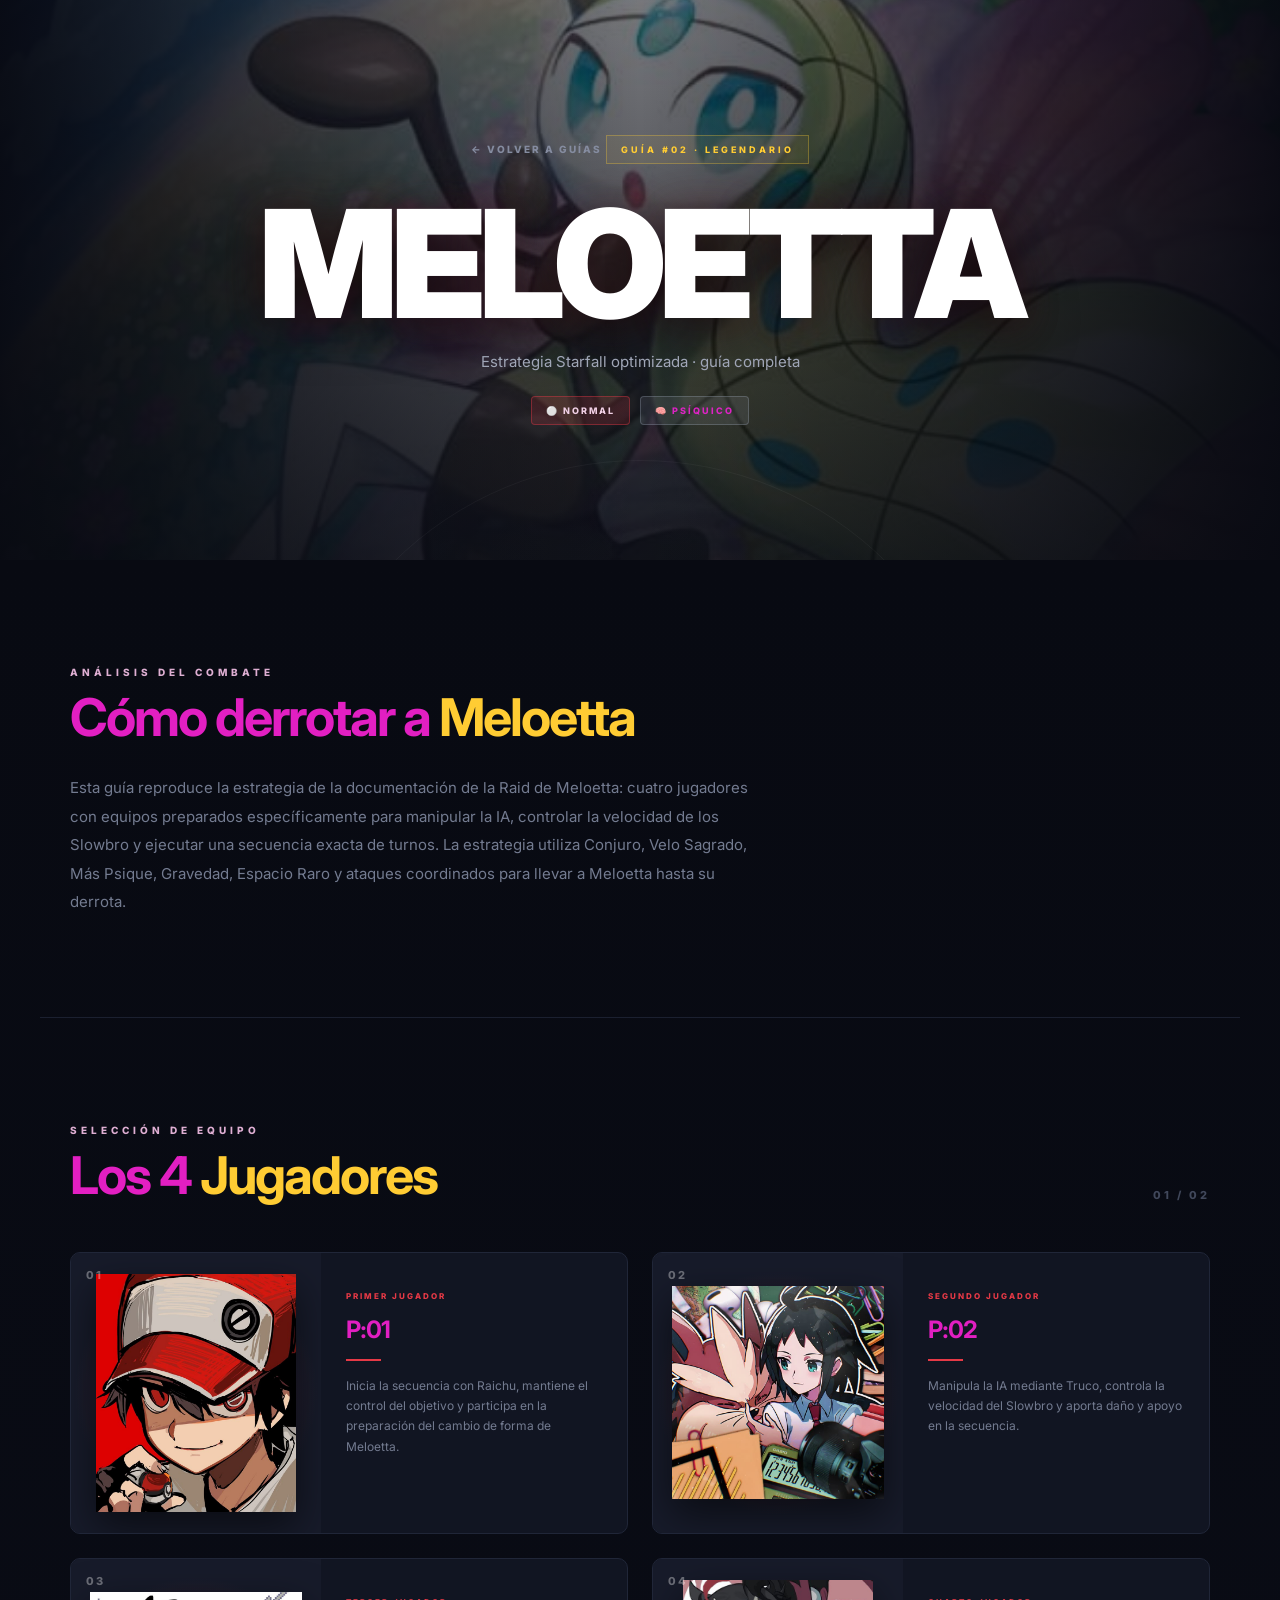
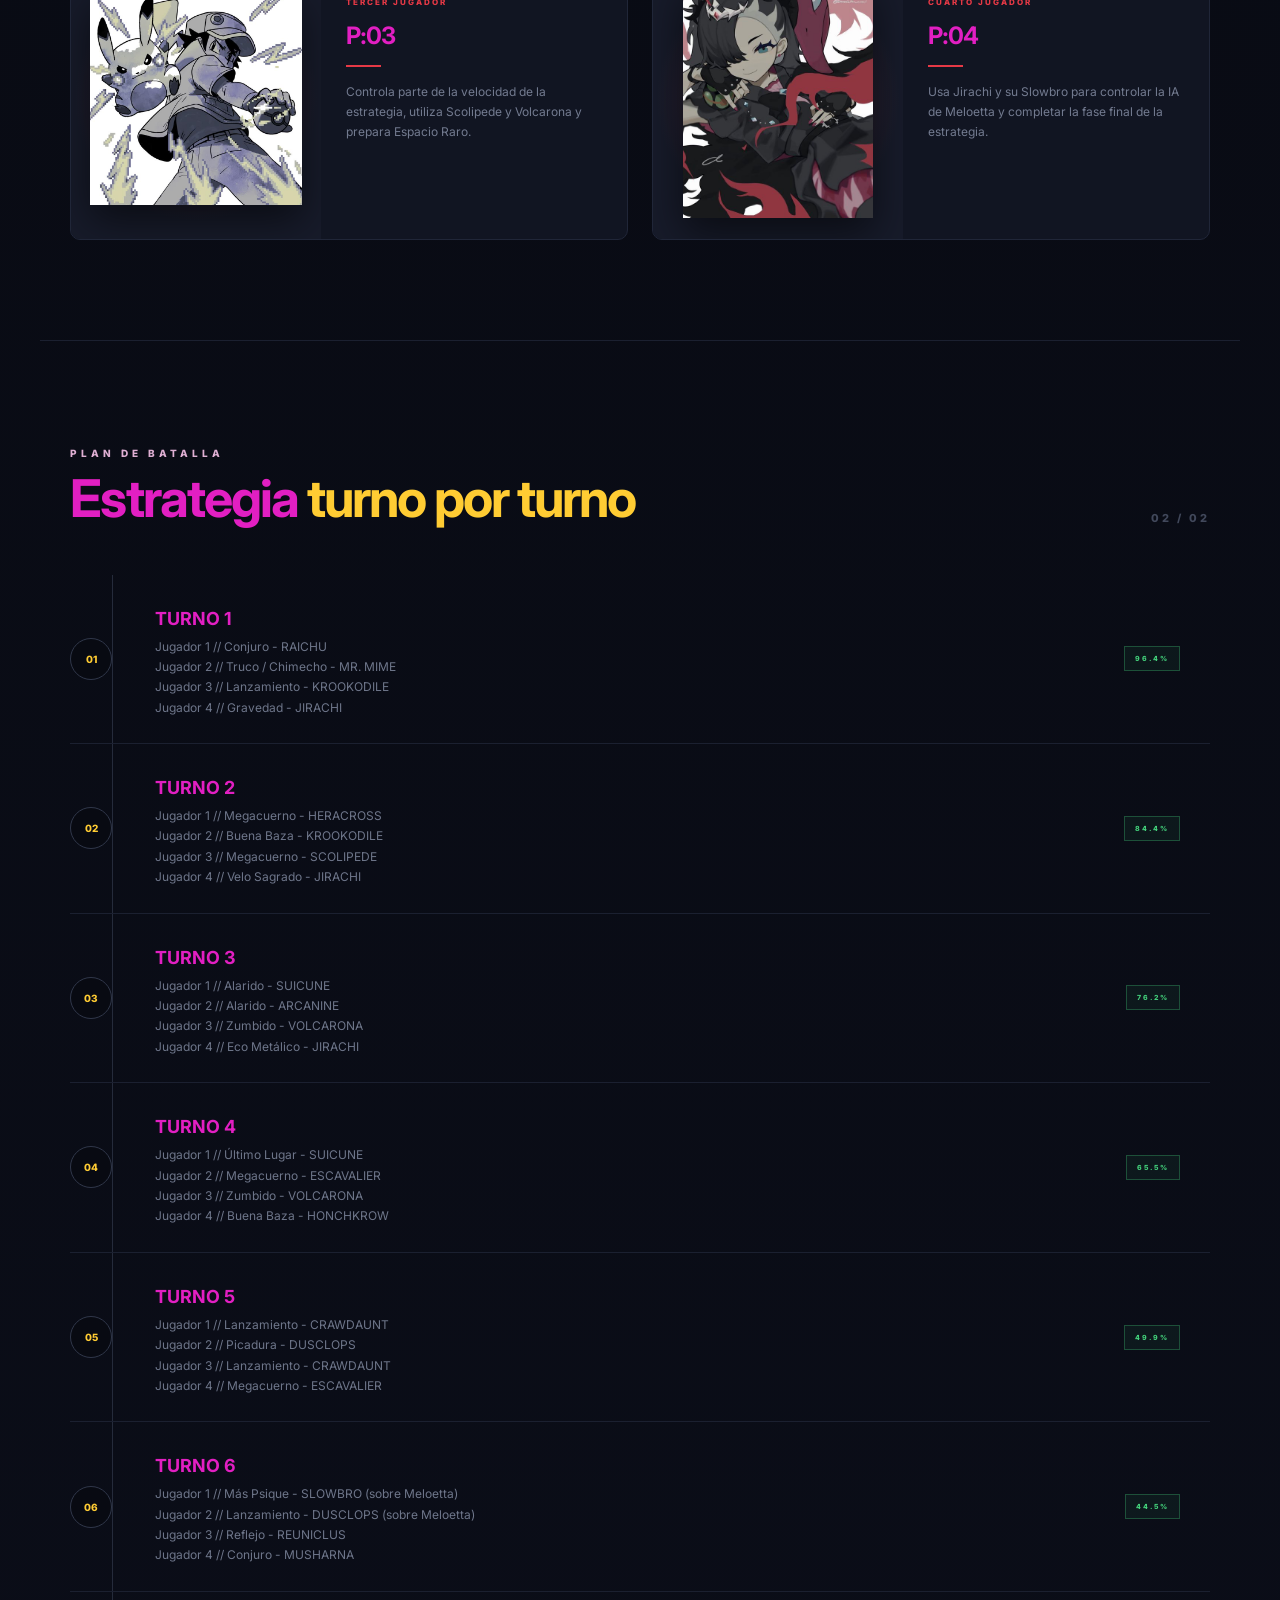
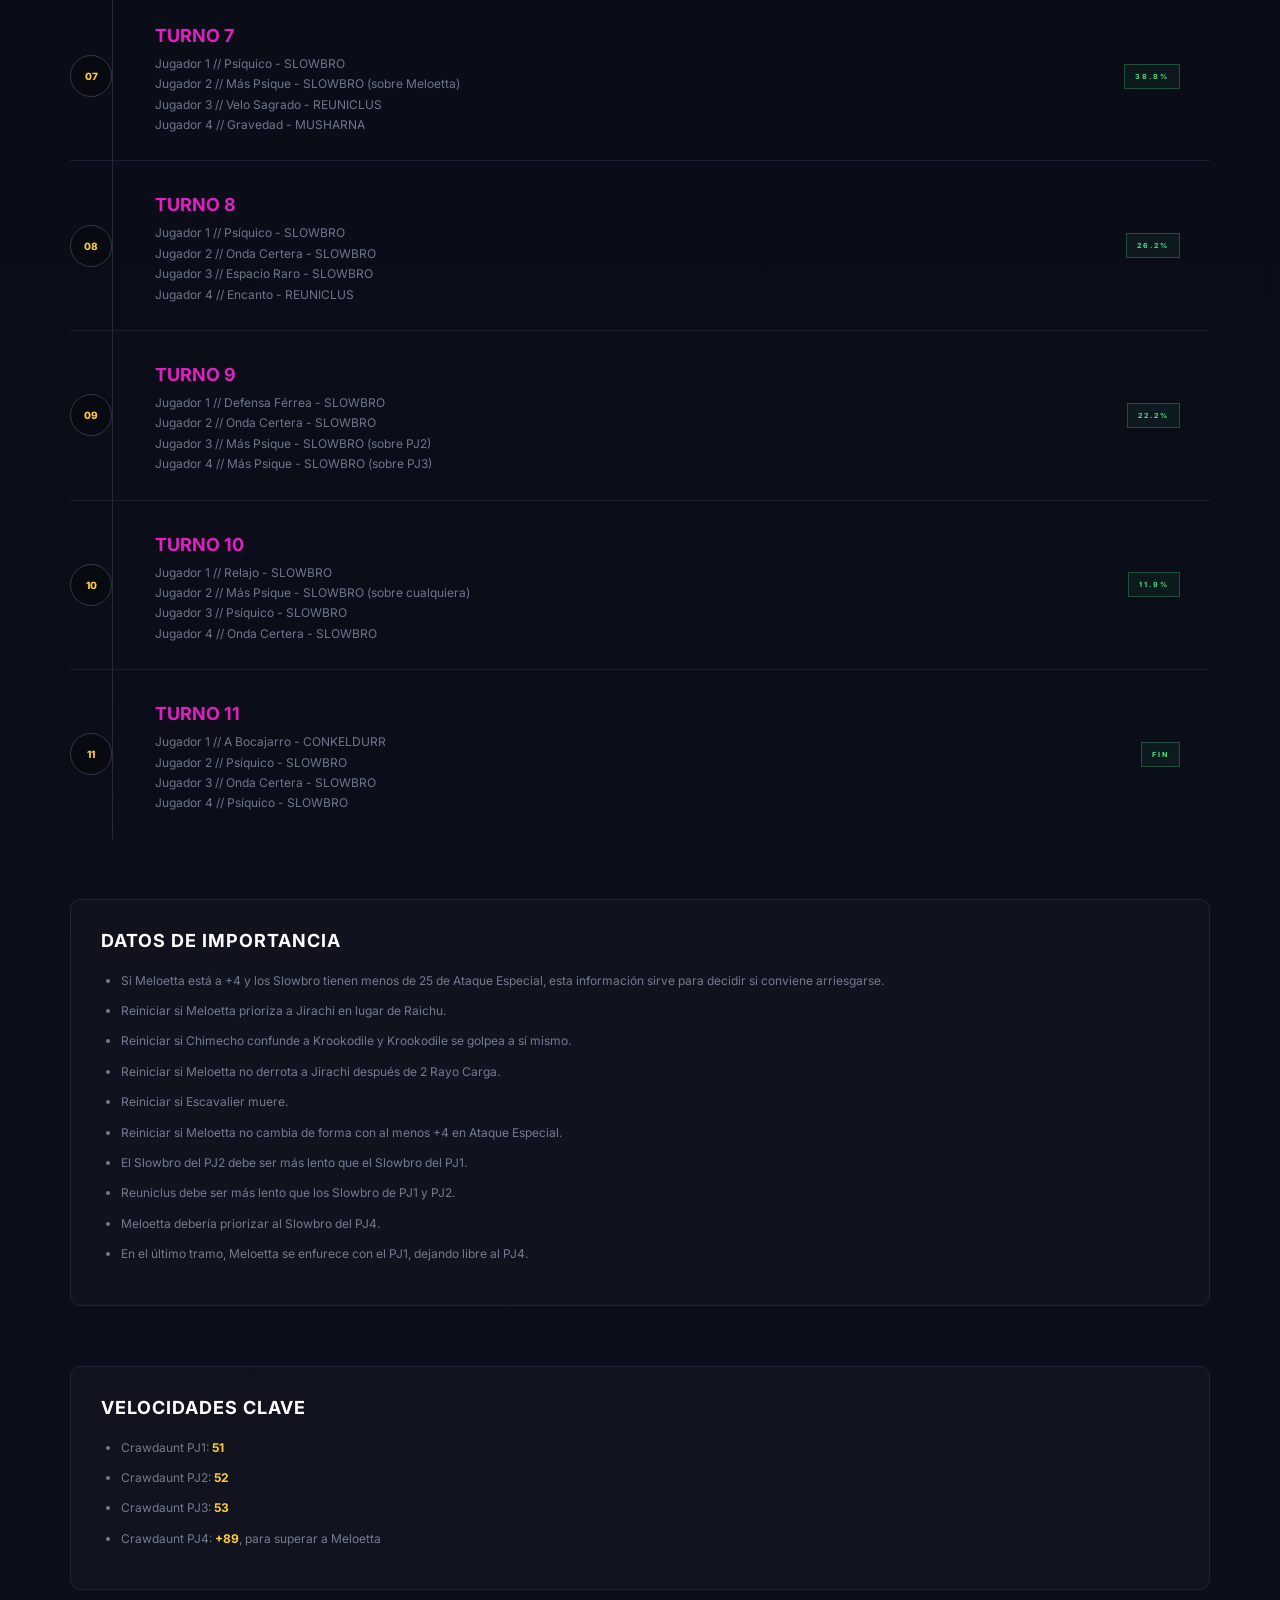
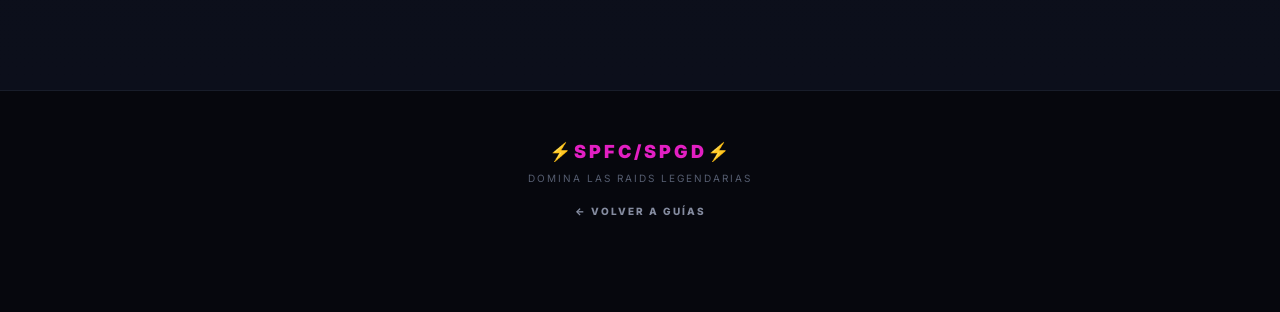
<file: HTML/meloetta.html>
<!DOCTYPE html>
<html lang="es">
<head>
    <meta charset="UTF-8">
    <meta name="viewport" content="width=device-width, initial-scale=1.0">
    <title>PokéRaid | Guía Meloetta</title>
    <link rel="stylesheet" href="../CSS/meloetta.css">
    <link rel="icon" type="image/png" href="../IMG/logo.jpg">
</head>
<body>

<header class="portadaguia">
    <div class="capaportada"></div>
    <div class="contenidoportada">
        <a href="../index.html" class="botonvolver">← VOLVER A GUÍAS</a>
        <div class="insigniaportada">GUÍA #02 · LEGENDARIO</div>
        <h1>MELOETTA</h1>
        <p class="subtituloportada">Estrategia Starfall optimizada · guía completa</p>

        <div class="tiposportada">
            <span class="tiponormal">⚪ NORMAL</span>
            <span class="tipopsiquico">🧠 PSÍQUICO</span>
        </div>
    </div>
    <div class="decoracionportada"></div>
</header>

<main>

<section class="introduccion">
    <div class="tituloseccion">
        <span>ANÁLISIS DEL COMBATE</span>
        <h2>Cómo derrotar a <strong>Meloetta</strong></h2>
    </div>
    <p class="textointroduccion">
        Esta guía reproduce la estrategia de la documentación de la Raid de Meloetta:
        cuatro jugadores con equipos preparados específicamente para manipular la IA,
        controlar la velocidad de los Slowbro y ejecutar una secuencia exacta de turnos.
        La estrategia utiliza Conjuro, Velo Sagrado, Más Psique, Gravedad, Espacio Raro
        y ataques coordinados para llevar a Meloetta hasta su derrota.
    </p>
</section>

<section class="equipos">
    <div class="encabezadoseccion">
        <div>
            <span>SELECCIÓN DE EQUIPO</span>
            <h2>Los 4 <strong>Jugadores</strong></h2>
        </div>
        <div class="numeroseccion">01 / 02</div>
    </div>

    <div class="rejillaequipos">

        <article class="tarjetaequipo" onclick="abrirmodal('modaljugador1')">
            <div class="imagenequipo">
                <span class="numeroequipo">01</span>
                <img src="../IMG/trainer1.jpeg" alt="Jugador 01">
            </div>
            <div class="informacionequipo">
                <span class="rolequipo">PRIMER JUGADOR</span>
                <h3>P:01</h3>
                <div class="lineaequipo"></div>
                <p>Inicia la secuencia con Raichu, mantiene el control del objetivo y participa en la preparación del cambio de forma de Meloetta.</p>
            </div>
        </article>

        <article class="tarjetaequipo" onclick="abrirmodal('modaljugador2')">
            <div class="imagenequipo">
                <span class="numeroequipo">02</span>
                <img src="../IMG/trainer2.jpeg" alt="Jugador 02">
            </div>
            <div class="informacionequipo">
                <span class="rolequipo">SEGUNDO JUGADOR</span>
                <h3>P:02</h3>
                <div class="lineaequipo"></div>
                <p>Manipula la IA mediante Truco, controla la velocidad del Slowbro y aporta daño y apoyo en la secuencia.</p>
            </div>
        </article>

        <article class="tarjetaequipo" onclick="abrirmodal('modaljugador3')">
            <div class="imagenequipo">
                <span class="numeroequipo">03</span>
                <img src="../IMG/trainer3.jpeg" alt="Jugador 03">
            </div>
            <div class="informacionequipo">
                <span class="rolequipo">TERCER JUGADOR</span>
                <h3>P:03</h3>
                <div class="lineaequipo"></div>
                <p>Controla parte de la velocidad de la estrategia, utiliza Scolipede y Volcarona y prepara Espacio Raro.</p>
            </div>
        </article>

        <article class="tarjetaequipo" onclick="abrirmodal('modaljugador4')">
            <div class="imagenequipo">
                <span class="numeroequipo">04</span>
                <img src="../IMG/trainer4.jpeg" alt="Jugador 04">
            </div>
            <div class="informacionequipo">
                <span class="rolequipo">CUARTO JUGADOR</span>
                <h3>P:04</h3>
                <div class="lineaequipo"></div>
                <p>Usa Jirachi y su Slowbro para controlar la IA de Meloetta y completar la fase final de la estrategia.</p>
            </div>
        </article>

    </div>
</section>

<section class="estrategia">
    <div class="encabezadoseccion">
        <div>
            <span>PLAN DE BATALLA</span>
            <h2>Estrategia <strong>turno por turno</strong></h2>
        </div>
        <div class="numeroseccion">02 / 02</div>
    </div>

    <div class="tablaestrategia">

        <div class="filaestrategia">
            <div class="numeropaso">01</div>
            <div class="contenidopaso">
                <h3>TURNO 1</h3>
                <p>
                    Jugador 1 // Conjuro - RAICHU<br>
                    Jugador 2 // Truco / Chimecho - MR. MIME<br>
                    Jugador 3 // Lanzamiento - KROOKODILE<br>
                    Jugador 4 // Gravedad - JIRACHI
                </p>
            </div>
            <div class="estadopaso exito">96.4%</div>
        </div>

        <div class="filaestrategia">
            <div class="numeropaso">02</div>
            <div class="contenidopaso">
                <h3>TURNO 2</h3>
                <p>
                    Jugador 1 // Megacuerno - HERACROSS<br>
                    Jugador 2 // Buena Baza - KROOKODILE<br>
                    Jugador 3 // Megacuerno - SCOLIPEDE<br>
                    Jugador 4 // Velo Sagrado - JIRACHI
                </p>
            </div>
            <div class="estadopaso exito">84.4%</div>
        </div>

        <div class="filaestrategia">
            <div class="numeropaso">03</div>
            <div class="contenidopaso">
                <h3>TURNO 3</h3>
                <p>
                    Jugador 1 // Alarido - SUICUNE<br>
                    Jugador 2 // Alarido - ARCANINE<br>
                    Jugador 3 // Zumbido - VOLCARONA<br>
                    Jugador 4 // Eco Metálico - JIRACHI
                </p>
            </div>
            <div class="estadopaso exito">76.2%</div>
        </div>

        <div class="filaestrategia">
            <div class="numeropaso">04</div>
            <div class="contenidopaso">
                <h3>TURNO 4</h3>
                <p>
                    Jugador 1 // Último Lugar - SUICUNE<br>
                    Jugador 2 // Megacuerno - ESCAVALIER<br>
                    Jugador 3 // Zumbido - VOLCARONA<br>
                    Jugador 4 // Buena Baza - HONCHKROW
                </p>
            </div>
            <div class="estadopaso exito">65.5%</div>
        </div>

        <div class="filaestrategia">
            <div class="numeropaso">05</div>
            <div class="contenidopaso">
                <h3>TURNO 5</h3>
                <p>
                    Jugador 1 // Lanzamiento - CRAWDAUNT<br>
                    Jugador 2 // Picadura - DUSCLOPS<br>
                    Jugador 3 // Lanzamiento - CRAWDAUNT<br>
                    Jugador 4 // Megacuerno - ESCAVALIER
                </p>
            </div>
            <div class="estadopaso exito">49.9%</div>
        </div>

        <div class="filaestrategia">
            <div class="numeropaso">06</div>
            <div class="contenidopaso">
                <h3>TURNO 6</h3>
                <p>
                    Jugador 1 // Más Psique - SLOWBRO (sobre Meloetta)<br>
                    Jugador 2 // Lanzamiento - DUSCLOPS (sobre Meloetta)<br>
                    Jugador 3 // Reflejo - REUNICLUS<br>
                    Jugador 4 // Conjuro - MUSHARNA
                </p>
            </div>
            <div class="estadopaso exito">44.5%</div>
        </div>

        <div class="filaestrategia">
            <div class="numeropaso">07</div>
            <div class="contenidopaso">
                <h3>TURNO 7</h3>
                <p>
                    Jugador 1 // Psíquico - SLOWBRO<br>
                    Jugador 2 // Más Psique - SLOWBRO (sobre Meloetta)<br>
                    Jugador 3 // Velo Sagrado - REUNICLUS<br>
                    Jugador 4 // Gravedad - MUSHARNA
                </p>
            </div>
            <div class="estadopaso exito">38.8%</div>
        </div>

        <div class="filaestrategia">
            <div class="numeropaso">08</div>
            <div class="contenidopaso">
                <h3>TURNO 8</h3>
                <p>
                    Jugador 1 // Psíquico - SLOWBRO<br>
                    Jugador 2 // Onda Certera - SLOWBRO<br>
                    Jugador 3 // Espacio Raro - SLOWBRO<br>
                    Jugador 4 // Encanto - REUNICLUS
                </p>
            </div>
            <div class="estadopaso exito">26.2%</div>
        </div>

        <div class="filaestrategia">
            <div class="numeropaso">09</div>
            <div class="contenidopaso">
                <h3>TURNO 9</h3>
                <p>
                    Jugador 1 // Defensa Férrea - SLOWBRO<br>
                    Jugador 2 // Onda Certera - SLOWBRO<br>
                    Jugador 3 // Más Psique - SLOWBRO (sobre PJ2)<br>
                    Jugador 4 // Más Psique - SLOWBRO (sobre PJ3)
                </p>
            </div>
            <div class="estadopaso exito">22.2%</div>
        </div>

        <div class="filaestrategia">
            <div class="numeropaso">10</div>
            <div class="contenidopaso">
                <h3>TURNO 10</h3>
                <p>
                    Jugador 1 // Relajo - SLOWBRO<br>
                    Jugador 2 // Más Psique - SLOWBRO (sobre cualquiera)<br>
                    Jugador 3 // Psíquico - SLOWBRO<br>
                    Jugador 4 // Onda Certera - SLOWBRO
                </p>
            </div>
            <div class="estadopaso exito">11.9%</div>
        </div>

        <div class="filaestrategia final">
            <div class="numeropaso">11</div>
            <div class="contenidopaso">
                <h3>TURNO 11</h3>
                <p>
                    Jugador 1 // A Bocajarro - CONKELDURR<br>
                    Jugador 2 // Psíquico - SLOWBRO<br>
                    Jugador 3 // Onda Certera - SLOWBRO<br>
                    Jugador 4 // Psíquico - SLOWBRO
                </p>
            </div>
            <div class="estadopaso exito">FIN</div>
        </div>

    </div>

    <div class="seccionimportancia">
        <h2>DATOS DE IMPORTANCIA</h2>
        <ul>
            <li>Si Meloetta está a +4 y los Slowbro tienen menos de 25 de Ataque Especial, esta información sirve para decidir si conviene arriesgarse.</li>
            <li>Reiniciar si Meloetta prioriza a Jirachi en lugar de Raichu.</li>
            <li>Reiniciar si Chimecho confunde a Krookodile y Krookodile se golpea a sí mismo.</li>
            <li>Reiniciar si Meloetta no derrota a Jirachi después de 2 Rayo Carga.</li>
            <li>Reiniciar si Escavalier muere.</li>
            <li>Reiniciar si Meloetta no cambia de forma con al menos +4 en Ataque Especial.</li>
            <li>El Slowbro del PJ2 debe ser más lento que el Slowbro del PJ1.</li>
            <li>Reuniclus debe ser más lento que los Slowbro de PJ1 y PJ2.</li>
            <li>Meloetta debería priorizar al Slowbro del PJ4.</li>
            <li>En el último tramo, Meloetta se enfurece con el PJ1, dejando libre al PJ4.</li>
        </ul>
    </div>

    <div class="seccionimportancia">
        <h2>VELOCIDADES CLAVE</h2>
        <ul>
            <li>Crawdaunt PJ1: <strong>51</strong></li>
            <li>Crawdaunt PJ2: <strong>52</strong></li>
            <li>Crawdaunt PJ3: <strong>53</strong></li>
            <li>Crawdaunt PJ4: <strong>+89</strong>, para superar a Meloetta</li>
        </ul>
    </div>
</section>

</main>

<footer>
    <div class="logotipopie">⚡SPFC/SPGD⚡</div>
    <p>DOMINA LAS RAIDS LEGENDARIAS</p>
    <a href="../index.html" class="botonvolver">← VOLVER A GUÍAS</a>

</footer>

<div id="modaljugador1" class="modalpokemon">
    <div class="contenidomodal">
        <button class="cerrarmodal" onclick="cerrarmodal('modaljugador1')">×</button>
        <div class="encabezadomodal">
            <span><em>EQUIPO</em> PRINCIPAL</span>
            <h2>PLAYER 01</h2>
        </div>

        <div class="listamodal">

            <div class="elementomodal">
                <img src="../IMG/raichu.jpg" alt="RAICHU">
                <div><h3>RAICHU</h3><p>NIVEL: 100<br>IVS: 31/x/x/x/31/31<br>EVS: 252/x/x/x/140/98<br>NATURALEZA: Serena<br>HABILIDAD: Pararrayos (Hab. Oculta)<br>OBJETO: Baya Magua</p></div>
                <div><p>MOVE SET:<br>CONJURO</p></div>
            </div>

            <div class="elementomodal">
                <img src="../IMG/HERRA.jpeg" alt="HERACROSS">
                <div><h3>HERACROSS</h3><p>NIVEL: 100<br>IVS: x/31/x/x/x/31<br>EVS: x/252/x/x/x/196<br>NATURALEZA: Alegre<br>HABILIDAD: Enjambre<br>OBJETO: Cinta Elegida</p></div>
                <div><p>MOVE SET:<br>MEGACUERNO</p></div>
            </div>

            <div class="elementomodal">
                <img src="../IMG/suicune.jpg" alt="SUICUNE">
                <div><h3>SUICUNE</h3><p>NIVEL: 100<br>IVS: 31/x/x/x/20/31<br>EVS: 6/x/x/x/x/204<br>NATURALEZA: Miedosa<br>HABILIDAD: Presión<br>OBJETO: Manto Encubierto</p></div>
                <div><p>MOVE SET:<br>ALARIDO<br>ÚLTIMO LUGAR</p></div>
            </div>

            <div class="elementomodal">
                <img src="../IMG/conkeldurr.jpg" alt="CONKELDURR">
                <div><h3>CONKELDURR</h3><p>NIVEL: 100<br>IVS: x/31/x/x/x/0<br>EVS: x/252/x/x/x/x<br>NATURALEZA: Audaz<br>HABILIDAD: Potencia Bruta<br>OBJETO: Vidaesfera</p></div>
                <div><p>MOVE SET:<br>A BOCAJARRO</p></div>
            </div>

            <div class="elementomodal">
                <img src="../IMG/slowbro.jpg" alt="SLOWBRO">
                <div><h3>SLOWBRO</h3><p>NIVEL: 100<br>IVS: 31/x/31/+29/20-25/10<br>EVS: 252/x/252/6/x/x<br>NATURALEZA: Plácida<br>HABILIDAD: Despiste<br>OBJETO: Casco Dentado</p></div>
                <div><p>MOVE SET:<br>MÁS PSIQUE<br>PSÍQUICO<br>DEFENSA FÉRREA<br>RELAJO</p></div>
            </div>

            <div class="elementomodal">
                <img src="../IMG/crawdaunt.jpg" alt="CRAWDAUNT">
                <div><h3>CRAWDAUNT</h3><p>NIVEL: 100<br>IVS: x/31/x/x/x/0<br>EVS: x/252/x/x/x/x<br>NATURALEZA: Audaz<br>HABILIDAD: Adaptable (Hab. Oculta)<br>OBJETO: Bola Férrea</p></div>
                <div><p>MOVE SET:<br>LANZAMIENTO</p></div>
            </div>

        </div>

        <div class="seccionimportancia">
            <h2>DATOS DE IMPORTANCIA</h2>
            <ul>
                <li><strong>Conjuro:</strong> es obligatorio para Raichu y debe ser movimiento huevo.</li>
                <li><strong>Defensa Especial:</strong> debe estar entre 20 y 25; Suicune debe tener exactamente 20.</li>
                <li><strong>Slowbro:</strong> su velocidad debe ser superior a la del Slowbro del PJ2.</li>
                <li><strong>Despiste:</strong> se utiliza para manipular la IA de Chimecho.</li>
                <li><strong>Velo Sagrado:</strong> mantiene a Slowbro protegido frente a la confusión durante la parte correspondiente de la estrategia.</li>
            </ul>
        </div>
    </div>
</div>

<div id="modaljugador2" class="modalpokemon">
    <div class="contenidomodal">
        <button class="cerrarmodal" onclick="cerrarmodal('modaljugador2')">×</button>
        <div class="encabezadomodal">
            <span><em>EQUIPO</em> PRINCIPAL</span>
            <h2>PLAYER 02</h2>
        </div>

        <div class="listamodal">

            <div class="elementomodal">
                <img src="../IMG/mrmime.jpg" alt="MR. MIME">
                <div><h3>MR. MIME</h3><p>NIVEL: 100<br>IVS: 31/x/x/x/31/31<br>EVS: 106/x/x/x/x/x<br>NATURALEZA: Neutra<br>HABILIDAD: Insonorizar<br>OBJETO: Pañuelo Elegido</p></div>
                <div><p>MOVE SET:<br>TRUCO</p></div>
            </div>

            <div class="elementomodal">
                <img src="../IMG/KROOKODILE.jpg" alt="KROOKODILE">
                <div><h3>KROOKODILE</h3><p>NIVEL: 100<br>IVS: x/31/x/x/x/31<br>EVS: x/252/x/x/x/252<br>NATURALEZA: Firme<br>HABILIDAD: Intimidación<br>OBJETO: Cinta Elegida</p></div>
                <div><p>MOVE SET:<br>BUENA BAZA</p></div>
            </div>

            <div class="elementomodal">
                <img src="../IMG/entei.jpg" alt="ENTEI">
                <div><h3>ENTEI</h3><p>NIVEL: 100<br>IVS: 31/x/x/x/15/31<br>EVS: x/x/x/x/x/176<br>NATURALEZA: Afable<br>HABILIDAD: Presión<br>OBJETO: Baya Magua</p></div>
                <div><p>MOVE SET:<br>ALARIDO</p></div>
            </div>

            <div class="elementomodal">
                <img src="../IMG/escavalier.jpg" alt="ESCAVALIER">
                <div><h3>ESCAVALIER</h3><p>NIVEL: 100<br>IVS: x/31/x/x/15/0<br>EVS: x/252/x/x/200/52<br>NATURALEZA: Audaz<br>HABILIDAD: Enjambre<br>OBJETO: Banda Focus</p></div>
                <div><p>MOVE SET:<br>MEGACUERNO<br>PICADURA</p></div>
            </div>

            <div class="elementomodal">
                <img src="../IMG/dusclops.jpg" alt="DUSCLOPS">
                <div><h3>DUSCLOPS</h3><p>NIVEL: 100<br>IVS: 31/x/0/x/x/x<br>EVS: 44/x/112/x/x/x<br>NATURALEZA: Neutra<br>HABILIDAD: Presión<br>OBJETO: Llamaesfera</p></div>
                <div><p>MOVE SET:<br>LANZAMIENTO</p></div>
            </div>

            <div class="elementomodal">
                <img src="../IMG/slowbro.jpg" alt="SLOWBRO">
                <div><h3>SLOWBRO</h3><p>NIVEL: 100<br>IVS: 31/x/31/+29/+29/5<br>EVS: 252/x/252/6/x/x<br>NATURALEZA: Plácida<br>HABILIDAD: Despiste<br>OBJETO: Casco Dentado</p></div>
                <div><p>MOVE SET:<br>MÁS PSIQUE<br>ONDA CERTERA<br>PSÍQUICO<br>SALMUERA</p></div>
            </div>

        </div>

        <div class="seccionimportancia">
            <h2>DATOS DE IMPORTANCIA</h2>
            <ul>
                <li>El Slowbro del PJ2 debe ser obligatoriamente el más lento de los 4 Slowbro.</li>
                <li>Su Defensa Especial requiere 29 o más.</li>
                <li>Dusclops puede usar cualquier naturaleza que no aumente Defensa.</li>
                <li>Los EVs de PS de Mr. Mime pueden no ser indispensables.</li>
                <li>Como alternativas psíquicas se mencionan Kadabra, Gothitelle, Alakazam o Gardevoir.</li>
                <li>Arcanine aparece como reemplazo de Entei. Si se usa Arcanine, el objeto que se debe intercambiar es obligatoriamente el Pañuelo Elegido; cambiar otro objeto altera el comportamiento de la IA.</li>
            </ul>
        </div>
    </div>
</div>

<div id="modaljugador3" class="modalpokemon">
    <div class="contenidomodal">
        <button class="cerrarmodal" onclick="cerrarmodal('modaljugador3')">×</button>
        <div class="encabezadomodal">
            <span><em>EQUIPO</em> PRINCIPAL</span>
            <h2>PLAYER 03</h2>
        </div>

        <div class="listamodal">

            <div class="elementomodal">
                <img src="../IMG/KROOKODILE.jpg" alt="KROOKODILE">
                <div><h3>KROOKODILE</h3><p>NIVEL: 100<br>IVS: x/31/x/x/x/31<br>EVS: x/252/x/x/x/252<br>NATURALEZA: Firme<br>HABILIDAD: Intimidación<br>OBJETO: Flecha Veneno</p></div>
                <div><p>MOVE SET:<br>LANZAMIENTO</p></div>
            </div>

            <div class="elementomodal">
                <img src="../IMG/scolipede.jpg" alt="SCOLIPEDE">
                <div><h3>SCOLIPEDE</h3><p>NIVEL: 100<br>IVS: 20-25/31/x/x/20-25/31<br>EVS: 80/252/x/x/80/96<br>NATURALEZA: Firme<br>HABILIDAD: Punto Tóxico<br>OBJETO: Cinta Elegida</p></div>
                <div><p>MOVE SET:<br>MEGACUERNO</p></div>
            </div>

            <div class="elementomodal">
                <img src="../IMG/volcarona.jpg" alt="VOLCARONA">
                <div><h3>VOLCARONA</h3><p>NIVEL: 100<br>IVS: 31/x/x/31/+29/31<br>EVS: x/x/x/252/70/182<br>NATURALEZA: Modesta<br>HABILIDAD: Cuerpo Llama<br>OBJETO: Gafas Elegidas</p></div>
                <div><p>MOVE SET:<br>ZUMBIDO</p></div>
            </div>

            <div class="elementomodal">
                <img src="../IMG/crawdaunt.jpg" alt="CRAWDAUNT">
                <div><h3>CRAWDAUNT</h3><p>NIVEL: 100<br>IVS: x/31/x/x/x/0-16<br>EVS: x/252/x/x/x/32<br>NATURALEZA: Audaz<br>HABILIDAD: Adaptable (Hab. Oculta)<br>OBJETO: Bola Férrea</p></div>
                <div><p>MOVE SET:<br>LANZAMIENTO</p></div>
            </div>

            <div class="elementomodal">
                <img src="../IMG/reunicus.jpg" alt="REUNICLUS">
                <div><h3>REUNICLUS</h3><p>NIVEL: 100<br>IVS: 31/x/31/x/31/0<br>EVS: 252/x/192/x/46/x<br>NATURALEZA: Plácida<br>HABILIDAD: Muro Mágico<br>OBJETO: Casco Dentado</p></div>
                <div><p>MOVE SET:<br>REFLEJO<br>VELO SAGRADO</p></div>
            </div>

            <div class="elementomodal">
                <img src="../IMG/slowbro.jpg" alt="SLOWBRO">
                <div><h3>SLOWBRO</h3><p>NIVEL: 100<br>IVS: 31/x/31/+29/20-25/15<br>EVS: 252/x/252/6/x/x<br>NATURALEZA: Plácida<br>HABILIDAD: Despiste<br>OBJETO: Baya Drasi</p></div>
                <div><p>MOVE SET:<br>ESPACIO RARO<br>MÁS PSIQUE<br>ONDA CERTERA<br>PSÍQUICO</p></div>
            </div>

        </div>

        <div class="seccionimportancia">
            <h2>DATOS DE IMPORTANCIA</h2>
            <ul>
                <li>Los IVs indicados para los Pokémon relevantes deben ser de 20 o más cuando la guía así lo especifica.</li>
                <li>La Defensa Especial del Slowbro debe mantenerse entre 20 y 25.</li>
                <li>El Slowbro PJ3 debe ser más rápido que el Slowbro PJ2 y más lento que el Slowbro PJ4.</li>
                <li>Con +4 en IVs de la estadística correspondiente, el Slowbro queda por encima del Crawdaunt PJ1 y Escavalier PJ2 sin EVs.</li>
            </ul>
        </div>
    </div>
</div>

<div id="modaljugador4" class="modalpokemon">
    <div class="contenidomodal">
        <button class="cerrarmodal" onclick="cerrarmodal('modaljugador4')">×</button>
        <div class="encabezadomodal">
            <span><em>EQUIPO</em> PRINCIPAL</span>
            <h2>PLAYER 04</h2>
        </div>

        <div class="listamodal">

            <div class="elementomodal">
                <img src="../IMG/jirachi.jpg" alt="JIRACHI">
                <div><h3>JIRACHI</h3><p>NIVEL: 100<br>IVS: 31/x/x/x/31/31<br>EVS: 42/x/x/x/110/196<br>NATURALEZA: Cauta<br>HABILIDAD: Dicha<br>OBJETO: Manto Encubierto</p></div>
                <div><p>MOVE SET:<br>GRAVEDAD<br>VELO SAGRADO<br>ECO METÁLICO</p></div>
            </div>

            <div class="elementomodal">
                <img src="../IMG/honch.jpg" alt="HONCHKROW">
                <div><h3>HONCHKROW</h3><p>NIVEL: 100<br>IVS: +29/31/31/x/+29/31<br>EVS: x/252/x/x/44/212<br>NATURALEZA: Firme<br>HABILIDAD: Afortunado<br>OBJETO: Vidaesfera</p></div>
                <div><p>MOVE SET:<br>BUENA BAZA</p></div>
            </div>

            <div class="elementomodal">
                <img src="../IMG/musharna.jpg" alt="MUSHARNA">
                <div><h3>MUSHARNA</h3><p>NIVEL: 100<br>IVS: 31/x/31/x/31/0<br>EVS: 252/x/252/x/x/x<br>NATURALEZA: Osada<br>HABILIDAD: Sincronia<br>OBJETO: Baya Jaboca</p></div>
                <div><p>MOVE SET:<br>CONJURO<br>GRAVEDAD</p></div>
            </div>

            <div class="elementomodal">
                <img src="../IMG/escavalier.jpg" alt="ESCAVALIER">
                <div><h3>ESCAVALIER</h3><p>NIVEL: 100<br>IVS: 15/31/x/x/15/0<br>EVS: x/252/x/x/x/216<br>NATURALEZA: Audaz<br>HABILIDAD: Enjambre<br>OBJETO: Banda Focus</p></div>
                <div><p>MOVE SET:<br>MEGACUERNO</p></div>
            </div>

            <div class="elementomodal">
                <img src="../IMG/reunicus.jpg" alt="REUNICLUS">
                <div><h3>REUNICLUS</h3><p>NIVEL: 100<br>IVS: 31/x/31/x/31/0<br>EVS: 252/x/252/x/x/x<br>NATURALEZA: Plácida<br>HABILIDAD: Funda<br>OBJETO: Casco Dentado</p></div>
                <div><p>MOVE SET:<br>ENCANTO</p></div>
            </div>

            <div class="elementomodal">
                <img src="../IMG/slowbro.jpg" alt="SLOWBRO">
                <div><h3>SLOWBRO</h3><p>NIVEL: 100<br>IVS: 31/x/31/+29/31/20<br>EVS: 242/x/252/x/16/x<br>NATURALEZA: Plácida<br>HABILIDAD: Despiste<br>OBJETO: Baya Pabaya</p></div>
                <div><p>MOVE SET:<br>MÁS PSIQUE<br>PSÍQUICO<br>ONDA CERTERA<br>SALMUERA</p></div>
            </div>

        </div>

        <div class="seccionimportancia">
            <h2>DATOS DE IMPORTANCIA</h2>
            <ul>
                <li>Reuniclus debe tener obligatoriamente 0 IVs en Velocidad y ser el más lento.</li>
                <li>Musharna no necesita 0 IVs en Velocidad.</li>
                <li>El Slowbro PJ4 requiere 31 IVs en Defensa Especial para que Exploud nunca lo ataque.</li>
                <li>El Slowbro PJ4 no necesita exactamente 20 en Velocidad.</li>
                <li>Jirachi debe llevar exactamente los EVs indicados: 42 PS, 110 Defensa Especial y 196 Velocidad.</li>
                <li>Escavalier puede ser Firme; debe ser más rápido que Meloetta durante Espacio Raro. La guía indica Velocidad 88 y el ajuste mostrado como +89.</li>
            </ul>
        </div>
    </div>
</div>

<script>
function abrirmodal(idmodal) {
    const modal = document.getElementById(idmodal);

    if (!modal) {
        console.error("No existe el modal: " + idmodal);
        return;
    }

    document.querySelectorAll(".modalpokemon.activo").forEach(function(modalactivo) {
        modalactivo.classList.remove("activo");
    });

    modal.classList.add("activo");
    document.body.classList.add("modalabierto");
}

function cerrarmodal(idmodal) {
    const modal = document.getElementById(idmodal);

    if (!modal) {
        console.error("No existe el modal: " + idmodal);
        return;
    }

    modal.classList.remove("activo");

    if (!document.querySelector(".modalpokemon.activo")) {
        document.body.classList.remove("modalabierto");
    }
}

document.querySelectorAll(".modalpokemon").forEach(function(modal) {
    modal.addEventListener("click", function(event) {
        if (event.target === modal) {
            cerrarmodal(modal.id);
        }
    });
});

document.addEventListener("keydown", function(event) {
    if (event.key === "Escape") {
        document.querySelectorAll(".modalpokemon.activo").forEach(function(modal) {
            cerrarmodal(modal.id);
        });
    }
});
</script>

</body>
</html>
</file>
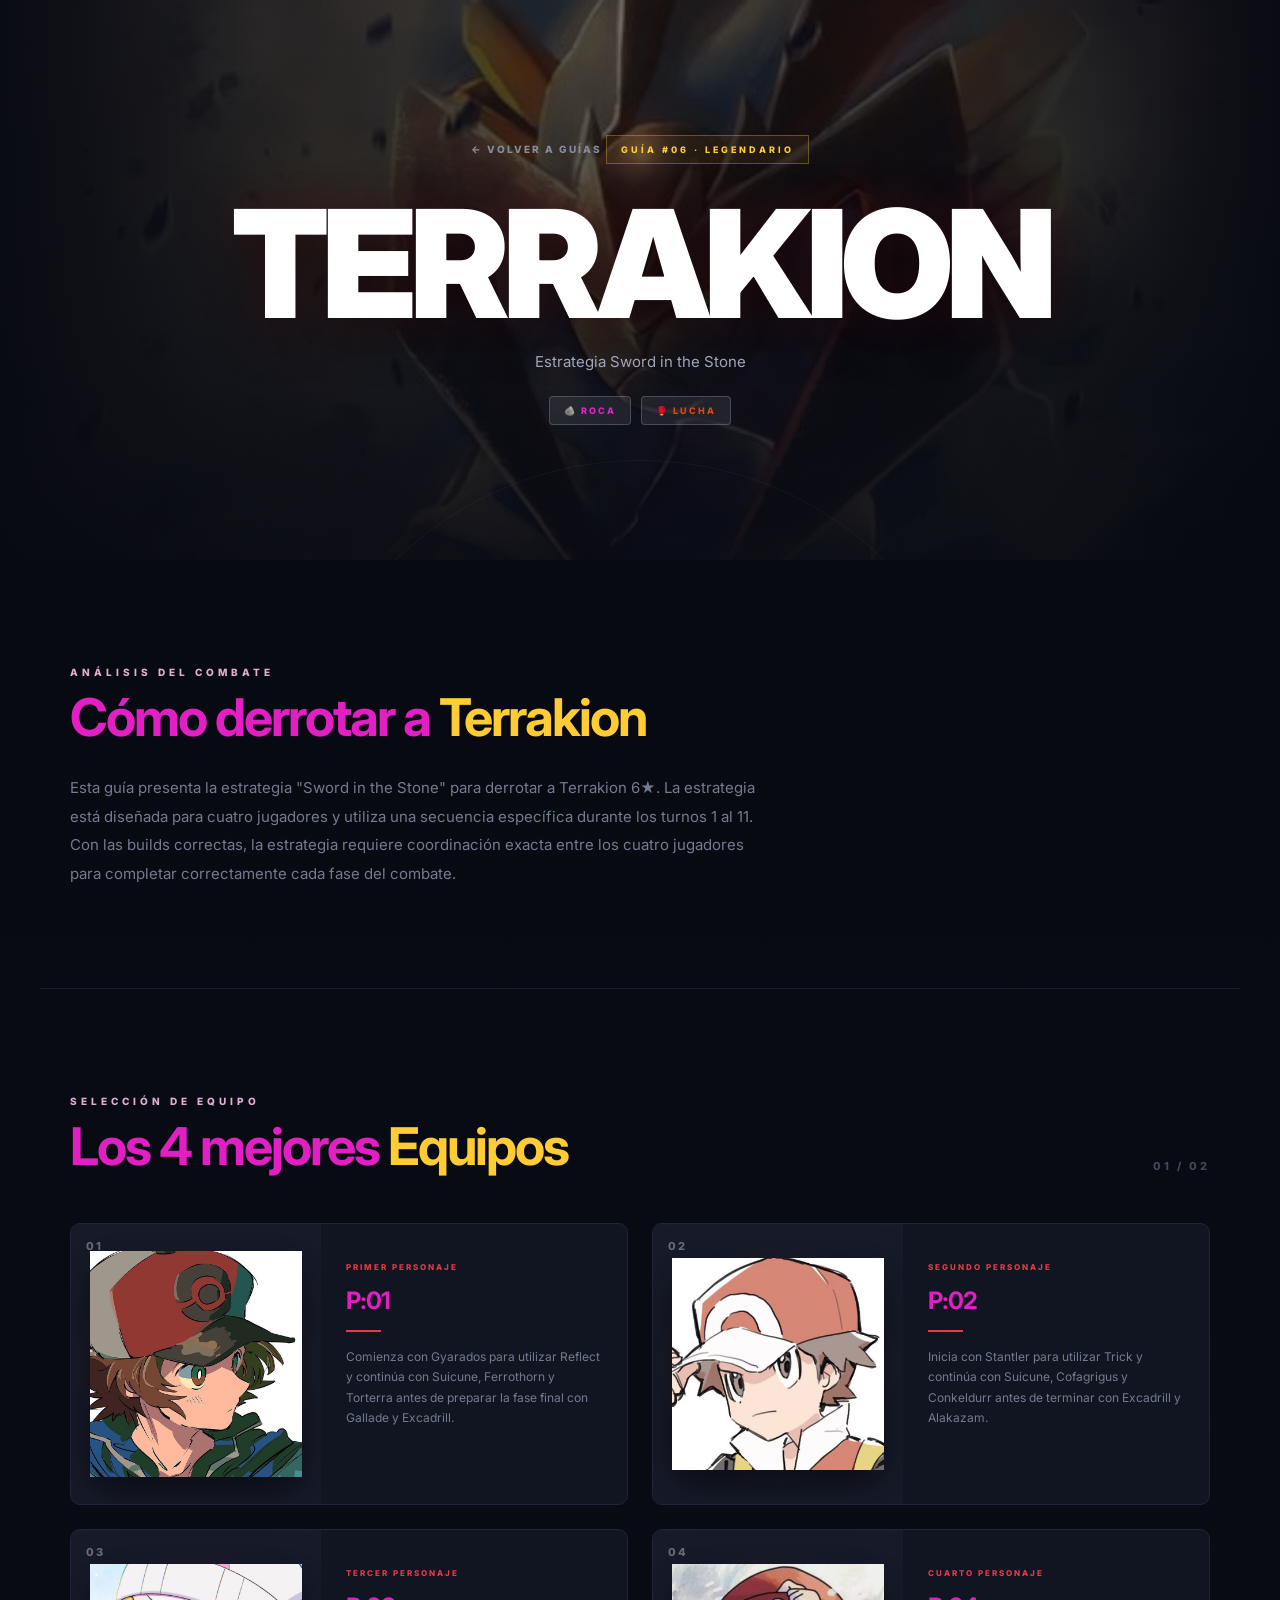
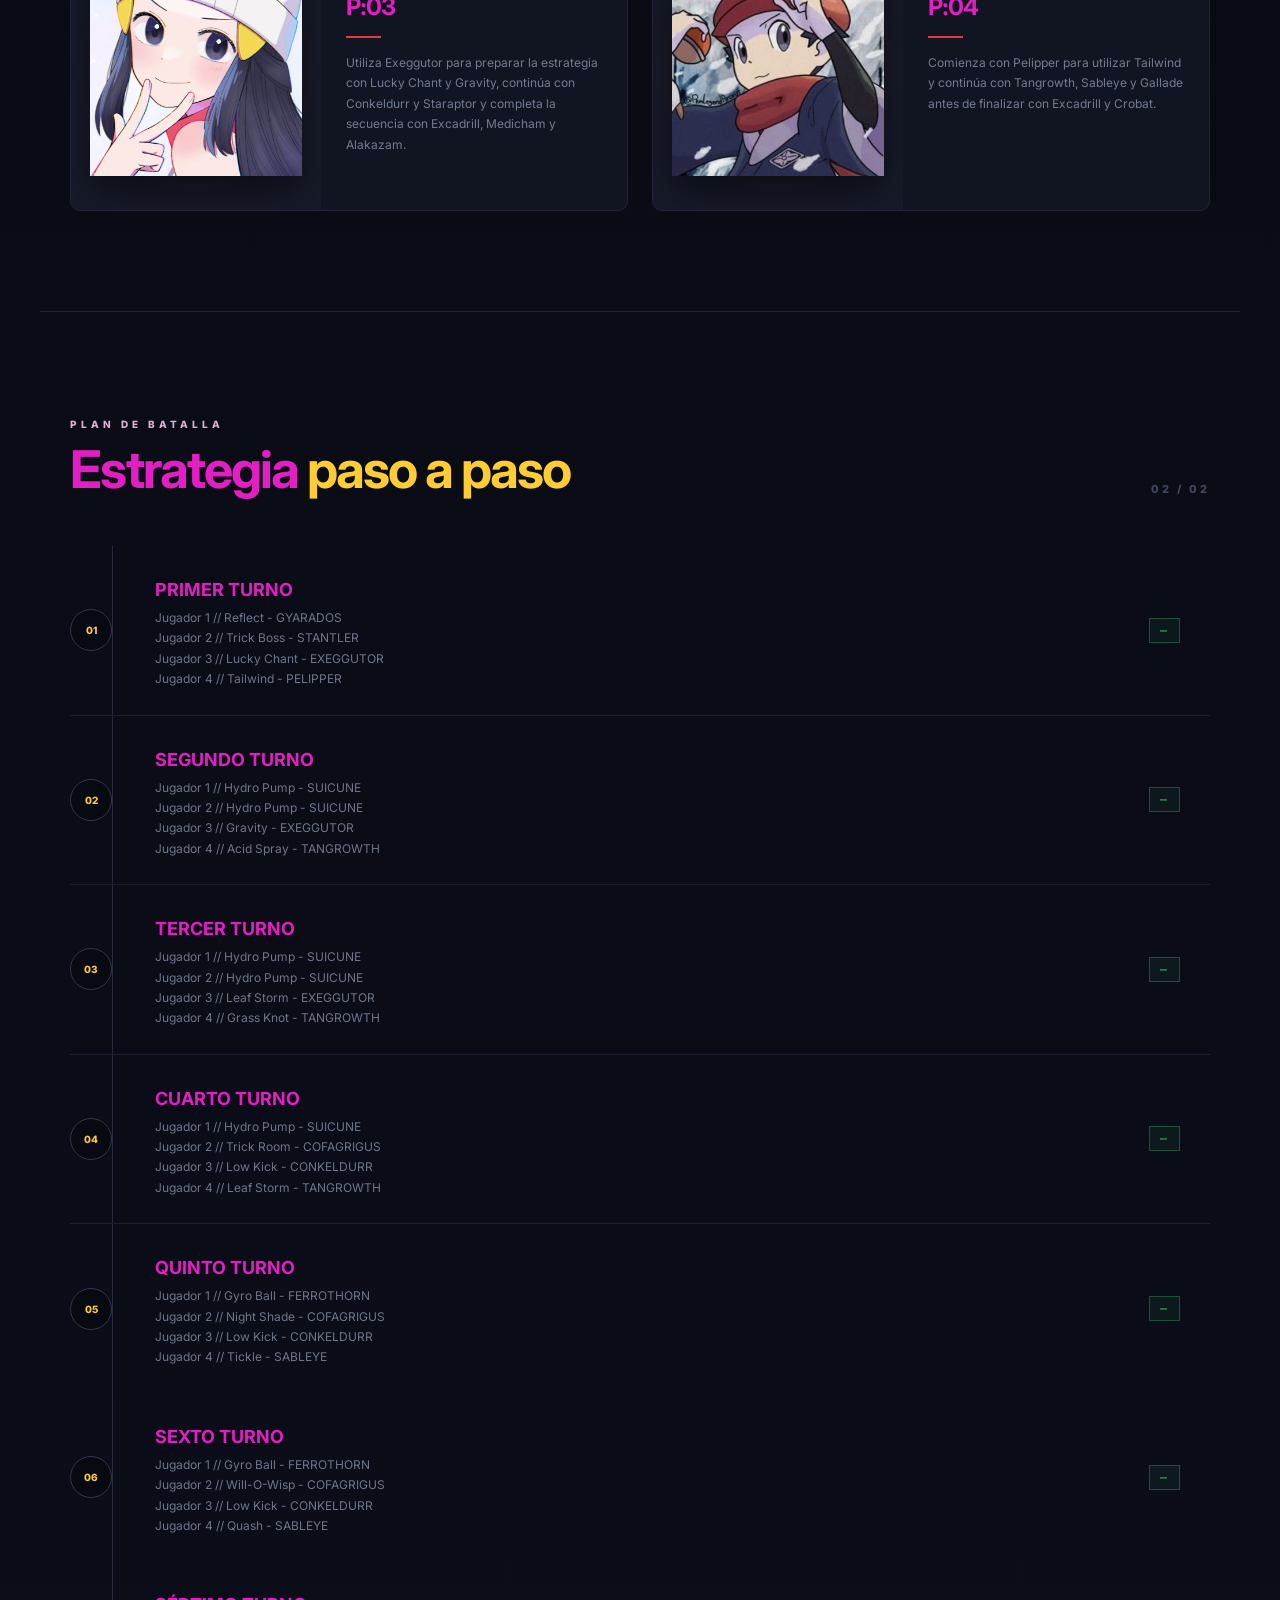
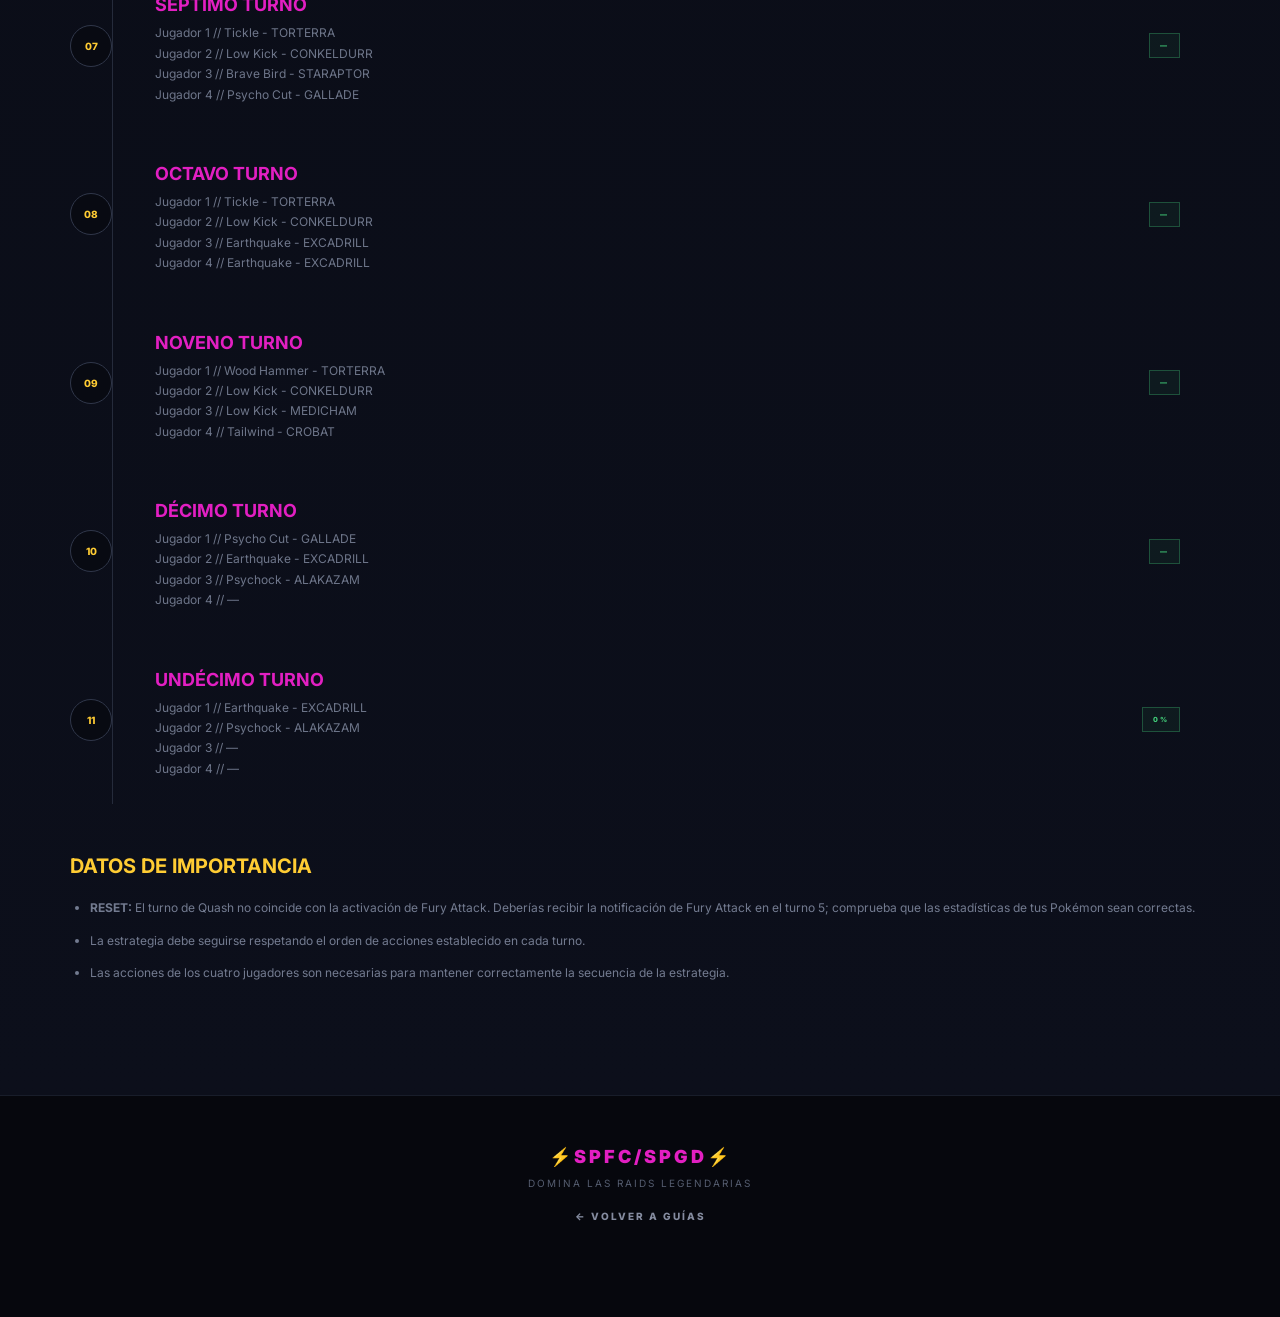
<file: HTML/terrakion.html>
<!DOCTYPE html>
<html lang="es">
<head>
    <meta charset="UTF-8">
    <meta name="viewport" content="width=device-width, initial-scale=1.0">
    <title>PokéRaid | Guía Terrakion</title>
    <link rel="stylesheet" href="../CSS/terrakion.css">
    <link rel="icon" type="image/png" href="../IMG/logo.jpg">
</head>
<body>
<header class="portadaguia">
    <div class="capaportada"></div>
    <div class="contenidoportada">
        <a href="../index.html" class="botonvolver">← VOLVER A GUÍAS</a>

        <div class="insigniaportada">GUÍA #06 · LEGENDARIO</div>
        <h1>TERRAKION</h1>
        <p class="subtituloportada">Estrategia Sword in the Stone</p>
        <div class="tiposportada">
            <span class="tipo tiporoca">🪨 ROCA</span>
            <span class="tipo tipolucha">🥊 LUCHA</span>
        </div>
    </div>
    <div class="decoracionportada"></div>
</header>

<main>
<section class="introduccion">
    <div class="tituloseccion">
        <span>ANÁLISIS DEL COMBATE</span>
        <h2>Cómo derrotar a <strong>Terrakion</strong></h2>
    </div>
    <p class="textointroduccion">
        Esta guía presenta la estrategia "Sword in the Stone" para derrotar a Terrakion 6★.
        La estrategia está diseñada para cuatro jugadores y utiliza una secuencia específica durante
        los turnos 1 al 11. Con las builds correctas, la estrategia requiere coordinación exacta
        entre los cuatro jugadores para completar correctamente cada fase del combate.
    </p>
</section>

<section class="equipos">
    <div class="encabezadoseccion">
        <div>
            <span>SELECCIÓN DE EQUIPO</span>
            <h2>Los 4 mejores <strong>Equipos</strong></h2>
        </div>
        <div class="numeroseccion">01 / 02</div>
    </div>

    <div class="rejillaequipos">
        <article class="tarjetaequipo" onclick="abrirmodal('modaljugador1')">
            <div class="imagenequipo">
                <span class="numeroequipo">01</span>
                <img src="../IMG/trainer5.jpg" alt="PERSONAJE 01">
            </div>
            <div class="informacionequipo">
                <span class="rolequipo">PRIMER PERSONAJE</span>
                <h3>P:01</h3>
                <div class="lineaequipo"></div>
                <p>Comienza con Gyarados para utilizar Reflect y continúa con Suicune, Ferrothorn y Torterra antes de preparar la fase final con Gallade y Excadrill.</p>
            </div>
        </article>

        <article class="tarjetaequipo" onclick="abrirmodal('modaljugador2')">
            <div class="imagenequipo">
                <span class="numeroequipo">02</span>
                <img src="../IMG/trainer6.jpg" alt="PERSONAJE 02">
            </div>
            <div class="informacionequipo">
                <span class="rolequipo">SEGUNDO PERSONAJE</span>
                <h3>P:02</h3>
                <div class="lineaequipo"></div>
                <p>Inicia con Stantler para utilizar Trick y continúa con Suicune, Cofagrigus y Conkeldurr antes de terminar con Excadrill y Alakazam.</p>
            </div>
        </article>

        <article class="tarjetaequipo" onclick="abrirmodal('modaljugador3')">
            <div class="imagenequipo">
                <span class="numeroequipo">03</span>
                <img src="../IMG/trainer7.jpg" alt="PERSONAJE 03">
            </div>
            <div class="informacionequipo">
                <span class="rolequipo">TERCER PERSONAJE</span>
                <h3>P:03</h3>
                <div class="lineaequipo"></div>
                <p>Utiliza Exeggutor para preparar la estrategia con Lucky Chant y Gravity, continúa con Conkeldurr y Staraptor y completa la secuencia con Excadrill, Medicham y Alakazam.</p>
            </div>
        </article>

        <article class="tarjetaequipo" onclick="abrirmodal('modaljugador4')">
            <div class="imagenequipo">
                <span class="numeroequipo">04</span>
                <img src="../IMG/trainer8.jpg" alt="PERSONAJE 04">
            </div>
            <div class="informacionequipo">
                <span class="rolequipo">CUARTO PERSONAJE</span>
                <h3>P:04</h3>
                <div class="lineaequipo"></div>
                <p>Comienza con Pelipper para utilizar Tailwind y continúa con Tangrowth, Sableye y Gallade antes de finalizar con Excadrill y Crobat.</p>
            </div>
        </article>
    </div>
</section>

<section class="estrategia">
    <div class="encabezadoseccion">
        <div>
            <span>PLAN DE BATALLA</span>
            <h2>Estrategia <strong>paso a paso</strong></h2>
        </div>
        <div class="numeroseccion">02 / 02</div>
    </div>

    <div class="tablaestrategia">
        <div class="filaestrategia">
            <div class="numeropaso">01</div>
            <div class="contenidopaso">
                <h3>PRIMER TURNO</h3>
                <p>
                    Jugador 1 // Reflect - GYARADOS<br>
                    Jugador 2 // Trick Boss - STANTLER<br>
                    Jugador 3 // Lucky Chant - EXEGGUTOR<br>
                    Jugador 4 // Tailwind - PELIPPER
                </p>
            </div>
            <div class="estadopaso exito">—</div>
        </div>

        <div class="filaestrategia">
            <div class="numeropaso">02</div>
            <div class="contenidopaso">
                <h3>SEGUNDO TURNO</h3>
                <p>
                    Jugador 1 // Hydro Pump - SUICUNE<br>
                    Jugador 2 // Hydro Pump - SUICUNE<br>
                    Jugador 3 // Gravity - EXEGGUTOR<br>
                    Jugador 4 // Acid Spray - TANGROWTH
                </p>
            </div>
            <div class="estadopaso exito">—</div>
        </div>

        <div class="filaestrategia">
            <div class="numeropaso">03</div>
            <div class="contenidopaso">
                <h3>TERCER TURNO</h3>
                <p>
                    Jugador 1 // Hydro Pump - SUICUNE<br>
                    Jugador 2 // Hydro Pump - SUICUNE<br>
                    Jugador 3 // Leaf Storm - EXEGGUTOR<br>
                    Jugador 4 // Grass Knot - TANGROWTH
                </p>
            </div>
            <div class="estadopaso exito">—</div>
        </div>

        <div class="filaestrategia">
            <div class="numeropaso">04</div>
            <div class="contenidopaso">
                <h3>CUARTO TURNO</h3>
                <p>
                    Jugador 1 // Hydro Pump - SUICUNE<br>
                    Jugador 2 // Trick Room - COFAGRIGUS<br>
                    Jugador 3 // Low Kick - CONKELDURR<br>
                    Jugador 4 // Leaf Storm - TANGROWTH
                </p>
            </div>
            <div class="estadopaso exito">—</div>
        </div>

        <div class="filaestrategia final">
            <div class="numeropaso">05</div>
            <div class="contenidopaso">
                <h3>QUINTO TURNO</h3>
                <p>
                    Jugador 1 // Gyro Ball - FERROTHORN<br>
                    Jugador 2 // Night Shade - COFAGRIGUS<br>
                    Jugador 3 // Low Kick - CONKELDURR<br>
                    Jugador 4 // Tickle - SABLEYE
                </p>
            </div>
            <div class="estadopaso exito">—</div>
        </div>

        <div class="filaestrategia final">
            <div class="numeropaso">06</div>
            <div class="contenidopaso">
                <h3>SEXTO TURNO</h3>
                <p>
                    Jugador 1 // Gyro Ball - FERROTHORN<br>
                    Jugador 2 // Will-O-Wisp - COFAGRIGUS<br>
                    Jugador 3 // Low Kick - CONKELDURR<br>
                    Jugador 4 // Quash - SABLEYE
                </p>
            </div>
            <div class="estadopaso exito">—</div>
        </div>

        <div class="filaestrategia final">
            <div class="numeropaso">07</div>
            <div class="contenidopaso">
                <h3>SÉPTIMO TURNO</h3>
                <p>
                    Jugador 1 // Tickle - TORTERRA<br>
                    Jugador 2 // Low Kick - CONKELDURR<br>
                    Jugador 3 // Brave Bird - STARAPTOR<br>
                    Jugador 4 // Psycho Cut - GALLADE
                </p>
            </div>
            <div class="estadopaso exito">—</div>
        </div>

        <div class="filaestrategia final">
            <div class="numeropaso">08</div>
            <div class="contenidopaso">
                <h3>OCTAVO TURNO</h3>
                <p>
                    Jugador 1 // Tickle - TORTERRA<br>
                    Jugador 2 // Low Kick - CONKELDURR<br>
                    Jugador 3 // Earthquake - EXCADRILL<br>
                    Jugador 4 // Earthquake - EXCADRILL
                </p>
            </div>
            <div class="estadopaso exito">—</div>
        </div>

        <div class="filaestrategia final">
            <div class="numeropaso">09</div>
            <div class="contenidopaso">
                <h3>NOVENO TURNO</h3>
                <p>
                    Jugador 1 // Wood Hammer - TORTERRA<br>
                    Jugador 2 // Low Kick - CONKELDURR<br>
                    Jugador 3 // Low Kick - MEDICHAM<br>
                    Jugador 4 // Tailwind - CROBAT
                </p>
            </div>
            <div class="estadopaso exito">—</div>
        </div>

        <div class="filaestrategia final">
            <div class="numeropaso">10</div>
            <div class="contenidopaso">
                <h3>DÉCIMO TURNO</h3>
                <p>
                    Jugador 1 // Psycho Cut - GALLADE<br>
                    Jugador 2 // Earthquake - EXCADRILL<br>
                    Jugador 3 // Psychock - ALAKAZAM<br>
                    Jugador 4 // —
                </p>
            </div>
            <div class="estadopaso exito">—</div>
        </div>

        <div class="filaestrategia final">
            <div class="numeropaso">11</div>
            <div class="contenidopaso">
                <h3>UNDÉCIMO TURNO</h3>
                <p>
                    Jugador 1 // Earthquake - EXCADRILL<br>
                    Jugador 2 // Psychock - ALAKAZAM<br>
                    Jugador 3 // —<br>
                    Jugador 4 // —
                </p>
            </div>
            <div class="estadopaso exito">0%</div>
        </div>
    </div>

    <div class="seccionimportancia">
        <h2>DATOS DE IMPORTANCIA</h2>
        <ul>
            <li><strong>RESET:</strong> El turno de Quash no coincide con la activación de Fury Attack. Deberías recibir la notificación de Fury Attack en el turno 5; comprueba que las estadísticas de tus Pokémon sean correctas.</li>
            <li>La estrategia debe seguirse respetando el orden de acciones establecido en cada turno.</li>
            <li>Las acciones de los cuatro jugadores son necesarias para mantener correctamente la secuencia de la estrategia.</li>
        </ul>
    </div>
</section>
</main>

<footer>
    <div class="logotipopie">⚡SPFC/SPGD⚡</div>
    <p>DOMINA LAS RAIDS LEGENDARIAS</p>
   <a href="../index.html" class="botonvolver">← VOLVER A GUÍAS</a>

</footer>

<div id="modaljugador1" class="modalpokemon">
    <div class="contenidomodal">
        <button class="cerrarmodal" onclick="cerrarmodal('modaljugador1')">×</button>
        <div class="encabezadomodal">
            <span><em>EQUIPO</em> PRINCIPAL</span>
            <h2>PLAYER 01</h2>
        </div>
        <div class="listamodal">
            <div class="elementomodal">
                <img src="../IMG/gyara.jpg" alt="GYARADOS">
                <div>
                    <h3>GYARADOS</h3>
                    <p>
                        NIVEL: 100<br>
                        IVS: 31 Hp / 31 Def<br>
                        EVS: 252 HP / 252 Def / 6 Spe<br>
                        NATURALEZA: Impish<br>
                        HABILIDAD: Intimidate<br>
                        OBJETO: Light Clay<br>
                        ROL: Utilizar Reflect
                    </p>
                </div>
                <div><p>MOVE SET:<br>Reflect</p></div>
            </div>

            <div class="elementomodal">
                <img src="../IMG/suicu.jpg" alt="SUICUNE">
                <div>
                    <h3>SUICUNE</h3>
                    <p>
                        NIVEL: 100<br>
                        IVS: 31 HP / 31 Def / 31 SpA / 0 Spe<br>
                        EVS: 6 HP / 212 Def / 252 SpA / 4 Spe<br>
                        NATURALEZA: Relaxed<br>
                        HABILIDAD: Pressure<br>
                        OBJETO: Choice Specs<br>
                        ROL: Realizar daño con Hydro Pump
                    </p>
                </div>
                <div><p>MOVE SET:<br>Hydro Pump</p></div>
            </div>

            <div class="elementomodal">
                <img src="../IMG/ferro.jpg" alt="FERROTHORN">
                <div>
                    <h3>FERROTHORN</h3>
                    <p>
                        NIVEL: 100<br>
                        IVS: 31 Hp / 31 Atk / 31 Def / 0 Spe<br>
                        EVS: 172 HP / 86 Atk / 252 Def<br>
                        NATURALEZA: Relaxed<br>
                        HABILIDAD: Iron Barbs<br>
                        OBJETO: Choice Band<br>
                        ROL: Realizar daño con Gyro Ball
                    </p>
                </div>
                <div><p>MOVE SET:<br>Gyro Ball</p></div>
            </div>

            <div class="elementomodal">
                <img src="../IMG/torterra.jpg" alt="TORTERRA">
                <div>
                    <h3>TORTERRA</h3>
                    <p>
                        NIVEL: 100<br>
                        IVS: 31 Hp / 31 Atk / 31 Def / 31 Spe<br>
                        EVS: 152 HP / 252 Def / 40 Spe<br>
                        NATURALEZA: Adamant<br>
                        HABILIDAD: Shell Armor<br>
                        OBJETO: Jaboca Berry<br>
                        ROL: Utilizar Tickle y realizar daño con Wood Hammer
                    </p>
                </div>
                <div><p>MOVE SET:<br>Tickle [Egg Move]<br>Wood Hammer</p></div>
            </div>

            <div class="elementomodal">
                <img src="../IMG/gallade.jpg" alt="GALLADE">
                <div>
                    <h3>GALLADE (M)</h3>
                    <p>
                        NIVEL: 100<br>
                        IVS: 31 Atk / 31 Spe<br>
                        EVS: 252 Atk / 252 Spe<br>
                        NATURALEZA: Adamant / Naughty<br>
                        HABILIDAD: Sharpness<br>
                        OBJETO: Psychic Gem<br>
                        ROL: Realizar daño con Psycho Cut
                    </p>
                </div>
                <div><p>MOVE SET:<br>Psycho Cut</p></div>
            </div>

            <div class="elementomodal">
                <img src="../IMG/exca.jpg" alt="EXCADRILL">
                <div>
                    <h3>EXCADRILL</h3>
                    <p>
                        NIVEL: 100<br>
                        IVS: 31 Atk / 31 Spe<br>
                        EVS: 6 HP / 252 Atk / 252 Spe<br>
                        NATURALEZA: Adamant<br>
                        HABILIDAD: Sand Force<br>
                        OBJETO: Ground Gem<br>
                        TERA TYPE: Ground<br>
                        ROL: Realizar daño con Earthquake
                    </p>
                </div>
                <div><p>MOVE SET:<br>Earthquake</p></div>
            </div>
        </div>
    </div>
</div>

<div id="modaljugador2" class="modalpokemon">
    <div class="contenidomodal">
        <button class="cerrarmodal" onclick="cerrarmodal('modaljugador2')">×</button>
        <div class="encabezadomodal">
            <span><em>EQUIPO</em> PRINCIPAL</span>
            <h2>PLAYER 02</h2>
        </div>
        <div class="listamodal">
            <div class="elementomodal">
                <img src="../IMG/stantler.jpg" alt="STANTLER">
                <div>
                    <h3>STANTLER</h3>
                    <p>
                        NIVEL: 100<br>
                        IVS: shitty IVs. 6x0 preferred.<br>
                        EVS: —<br>
                        NATURALEZA: Any Nature<br>
                        HABILIDAD: Intimidate<br>
                        OBJETO: Flame Orb<br>
                        ROL: Utilizar Trick
                    </p>
                </div>
                <div><p>MOVE SET:<br>Trick</p></div>
            </div>

            <div class="elementomodal">
                <img src="../IMG/suicu.jpg" alt="SUICUNE">
                <div>
                    <h3>SUICUNE</h3>
                    <p>
                        NIVEL: 100<br>
                        IVS: 0 HP / 31 Def / 31 SpA / 0 Spe<br>
                        EVS: 88 Def / 252 SpA / 8 Spe<br>
                        NATURALEZA: Quiet<br>
                        HABILIDAD: Pressure<br>
                        OBJETO: Jaboca Berry<br>
                        ROL: Realizar daño con Hydro Pump
                    </p>
                </div>
                <div><p>MOVE SET:<br>Hydro Pump</p></div>
            </div>

            <div class="elementomodal">
                <img src="../IMG/cofa.jpg" alt="COFAGRIGUS">
                <div>
                    <h3>COFAGRIGUS</h3>
                    <p>
                        NIVEL: 100<br>
                        IVS: 31 Hp / 31 Def<br>
                        EVS: 252 HP / 252 Def<br>
                        NATURALEZA: Relaxed<br>
                        HABILIDAD: Mummy<br>
                        OBJETO: Safety Goggles<br>
                        ROL: Utilizar Trick Room, Night Shade y Will-O-Wisp
                    </p>
                </div>
                <div><p>MOVE SET:<br>Trick Room<br>Night Shade<br>Will-O-Wisp</p></div>
            </div>

            <div class="elementomodal">
                <img src="../IMG/keldur.jpg" alt="CONKELDURR">
                <div>
                    <h3>CONKELDURR</h3>
                    <p>
                        NIVEL: 100<br>
                        IVS: 31 Hp / 31 Atk / 31 Def / 31 Spe<br>
                        EVS: 134 HP / 244 Def / 132 Spe<br>
                        NATURALEZA: Adamant<br>
                        HABILIDAD: Guts<br>
                        OBJETO: Figy Berry<br>
                        ROL: Realizar daño con Low Kick
                    </p>
                </div>
                <div><p>MOVE SET:<br>Low Kick</p></div>
            </div>

            <div class="elementomodal">
                <img src="../IMG/exca.jpg" alt="EXCADRILL">
                <div>
                    <h3>EXCADRILL</h3>
                    <p>
                        NIVEL: 100<br>
                        IVS: 31 Atk / 31 Spe<br>
                        EVS: 6 HP / 252 Atk / 252 Spe<br>
                        NATURALEZA: Adamant<br>
                        HABILIDAD: Sand Force<br>
                        OBJETO: Choice Band<br>
                        ROL: Realizar daño con Earthquake
                    </p>
                </div>
                <div><p>MOVE SET:<br>Earthquake</p></div>
            </div>

            <div class="elementomodal">
                <img src="../IMG/alakazam.jpg" alt="ALAKAZAM">
                <div>
                    <h3>ALAKAZAM</h3>
                    <p>
                        NIVEL: 100<br>
                        IVS: 31 SpA / 31 Spe<br>
                        EVS: 6 HP / 252 Def / 252 SpA<br>
                        NATURALEZA: Modest<br>
                        HABILIDAD: Inner Focus<br>
                        OBJETO: Rocky Helmet<br>
                        ROL: Realizar daño con Psyshock
                    </p>
                </div>
                <div><p>MOVE SET:<br>Psyshock</p></div>
            </div>
        </div>
    </div>
</div>

<div id="modaljugador3" class="modalpokemon">
    <div class="contenidomodal">
        <button class="cerrarmodal" onclick="cerrarmodal('modaljugador3')">×</button>
        <div class="encabezadomodal">
            <span><em>EQUIPO</em> PRINCIPAL</span>
            <h2>PLAYER 03</h2>
        </div>
        <div class="listamodal">
            <div class="elementomodal">
                <img src="../IMG/exe.jpg" alt="EXEGGUTOR">
                <div>
                    <h3>EXEGGUTOR</h3>
                    <p>
                        NIVEL: 100<br>
                        IVS: 31 Hp / 31 Def / 31 SpA / 31 Spe<br>
                        EVS: 68 Def / 252 SpA / 112 Spe<br>
                        NATURALEZA: Timid<br>
                        HABILIDAD: Chlorophyll<br>
                        OBJETO: Rocky Helmet<br>
                        ROL: Utilizar Lucky Chant, Gravity y Leaf Storm
                    </p>
                </div>
                <div><p>MOVE SET:<br>Lucky Chant [Egg move]<br>Gravity<br>Leaf Storm</p></div>
            </div>

            <div class="elementomodal">
                <img src="../IMG/keldur.jpg" alt="CONKELDURR">
                <div>
                    <h3>CONKELDURR</h3>
                    <p>
                        NIVEL: 100<br>
                        IVS: 31 Hp / 31 Atk / 31 Def<br>
                        EVS: 100 HP / 158 Atk / 252 Def<br>
                        NATURALEZA: Adamant<br>
                        HABILIDAD: Guts<br>
                        OBJETO: Choice Band<br>
                        ROL: Realizar daño con Low Kick
                    </p>
                </div>
                <div><p>MOVE SET:<br>Low Kick</p></div>
            </div>

            <div class="elementomodal">
                <img src="../IMG/staraptor.jpg" alt="STARAPTOR">
                <div>
                    <h3>STARAPTOR</h3>
                    <p>
                        NIVEL: 100<br>
                        IVS: 31 Atk<br>
                        EVS: 252 Atk<br>
                        NATURALEZA: Adamant<br>
                        HABILIDAD: Reckless<br>
                        OBJETO: Flying Gem<br>
                        ROL: Realizar daño con Brave Bird
                    </p>
                </div>
                <div><p>MOVE SET:<br>Brave Bird</p></div>
            </div>

            <div class="elementomodal">
                <img src="../IMG/exca.jpg" alt="EXCADRILL">
                <div>
                    <h3>EXCADRILL</h3>
                    <p>
                        NIVEL: 100<br>
                        IVS: 31 Atk<br>
                        EVS: 252 Atk / 252 Spe<br>
                        NATURALEZA: Adamant<br>
                        HABILIDAD: Sand Force<br>
                        OBJETO: Ground Gem<br>
                        ROL: Realizar daño con Earthquake
                    </p>
                </div>
                <div><p>MOVE SET:<br>Earthquake</p></div>
            </div>

            <div class="elementomodal">
                <img src="../IMG/medi.jpg" alt="MEDICHAM">
                <div>
                    <h3>MEDICHAM</h3>
                    <p>
                        NIVEL: 100<br>
                        IVS: 31 Atk<br>
                        EVS: 252 Atk / 252 Spe<br>
                        NATURALEZA: Adamant<br>
                        HABILIDAD: Pure Power<br>
                        OBJETO: Fighting Gem<br>
                        ROL: Realizar daño con Low Kick
                    </p>
                </div>
                <div><p>MOVE SET:<br>Low Kick</p></div>
            </div>

            <div class="elementomodal">
                <img src="../IMG/alakazam.jpg" alt="ALAKAZAM">
                <div>
                    <h3>ALAKAZAM</h3>
                    <p>
                        NIVEL: 100<br>
                        IVS: 31 SpA / 31 Spe<br>
                        EVS: 6 HP / 252 Def / 252 SpA<br>
                        NATURALEZA: Modest<br>
                        HABILIDAD: Inner Focus<br>
                        OBJETO: Jaboca Berry<br>
                        ROL: Realizar daño con Psyshock
                    </p>
                </div>
                <div><p>MOVE SET:<br>Psyshock</p></div>
            </div>
        </div>
    </div>
</div>

<div id="modaljugador4" class="modalpokemon">
    <div class="contenidomodal">
        <button class="cerrarmodal" onclick="cerrarmodal('modaljugador4')">×</button>
        <div class="encabezadomodal">
            <span><em>EQUIPO</em> PRINCIPAL</span>
            <h2>PLAYER 04</h2>
        </div>
        <div class="listamodal">
            <div class="elementomodal">
                <img src="../IMG/peli.jpg" alt="PELIPPER">
                <div>
                    <h3>PELIPPER</h3>
                    <p>
                        NIVEL: 100<br>
                        IVS: 13+ Spe<br>
                        EVS: 252 Spe<br>
                        NATURALEZA: Hardy<br>
                        HABILIDAD: Drizzle<br>
                        OBJETO: Choice Scarf<br>
                        ROL: Utilizar Tailwind
                    </p>
                </div>
                <div><p>MOVE SET:<br>Tailwind</p></div>
            </div>

            <div class="elementomodal">
                <img src="../IMG/tang.jpg" alt="TANGROWTH">
                <div>
                    <h3>TANGROWTH</h3>
                    <p>
                        NIVEL: 100<br>
                        IVS: 31 Hp / 31 Def / 31 SpA / 31 Spe<br>
                        EVS: 132 HP / 28 Def / 252 SpA / 98 Spe<br>
                        NATURALEZA: Modest<br>
                        HABILIDAD: Chlorophyll<br>
                        OBJETO: Miracle Seed<br>
                        ROL: Utilizar Acid Spray, Grass Knot y Leaf Storm
                    </p>
                </div>
                <div><p>MOVE SET:<br>Acid Spray<br>Grass Knot<br>Leaf Storm</p></div>
            </div>

            <div class="elementomodal">
                <img src="../IMG/sable.jpg" alt="SABLEYE">
                <div>
                    <h3>SABLEYE</h3>
                    <p>
                        NIVEL: 100<br>
                        IVS: 31 Hp / 31 Def<br>
                        EVS: 252 HP / 252 Def<br>
                        NATURALEZA: Impish<br>
                        HABILIDAD: Prankster<br>
                        OBJETO: Jaboca Berry<br>
                        ROL: Utilizar Tickle y Quash
                    </p>
                </div>
                <div><p>MOVE SET:<br>Tickle<br>Quash</p></div>
            </div>

            <div class="elementomodal">
                <img src="../IMG/gallade.jpg" alt="GALLADE">
                <div>
                    <h3>GALLADE (M)</h3>
                    <p>
                        NIVEL: 100<br>
                        IVS: 31 Atk / 31 Spe<br>
                        EVS: 252 Atk / 252 Spe<br>
                        NATURALEZA: Adamant<br>
                        HABILIDAD: Sharpness<br>
                        OBJETO: Choice Band<br>
                        ROL: Realizar daño con Psycho Cut
                    </p>
                </div>
                <div><p>MOVE SET:<br>Psycho Cut</p></div>
            </div>

            <div class="elementomodal">
                <img src="../IMG/exca.jpg" alt="EXCADRILL">
                <div>
                    <h3>EXCADRILL</h3>
                    <p>
                        NIVEL: 100<br>
                        IVS: 31 Atk / 31 Spe<br>
                        EVS: 252 Atk / 252 Spe<br>
                        NATURALEZA: Adamant<br>
                        HABILIDAD: Sand Force<br>
                        OBJETO: Ground Gem<br>
                        ROL: Realizar daño con Earthquake
                    </p>
                </div>
                <div><p>MOVE SET:<br>Earthquake</p></div>
            </div>

            <div class="elementomodal">
                <img src="../IMG/crobat.jpg" alt="CROBAT">
                <div>
                    <h3>CROBAT</h3>
                    <p>
                        NIVEL: 100<br>
                        IVS: 31 HP / 31 Def / 31 Spe<br>
                        EVS: 252 HP / 252 Def<br>
                        NATURALEZA: Jolly<br>
                        HABILIDAD: Inner Focus<br>
                        OBJETO: Rocky Helmet<br>
                        ROL: Utilizar Tailwind
                    </p>
                </div>
                <div><p>MOVE SET:<br>Tailwind</p></div>
            </div>
        </div>
    </div>
</div>

<script>
function abrirmodal(idmodal) {
    const modal = document.getElementById(idmodal);
    modal.classList.add("activo");
    document.body.classList.add("modalabierto");
}

function cerrarmodal(idmodal) {
    const modal = document.getElementById(idmodal);
    modal.classList.remove("activo");
    document.body.classList.remove("modalabierto");
}

document.querySelectorAll(".modalpokemon").forEach(function(modal) {
    modal.addEventListener("click", function(event) {
        if (event.target === modal) {
            cerrarmodal(modal.id);
        }
    });
});

document.addEventListener("keydown", function(event) {
    if (event.key === "Escape") {
        document.querySelectorAll(".modalpokemon.activo").forEach(function(modal) {
            cerrarmodal(modal.id);
        });
    }
});
</script>
</body>
</html>
</file>
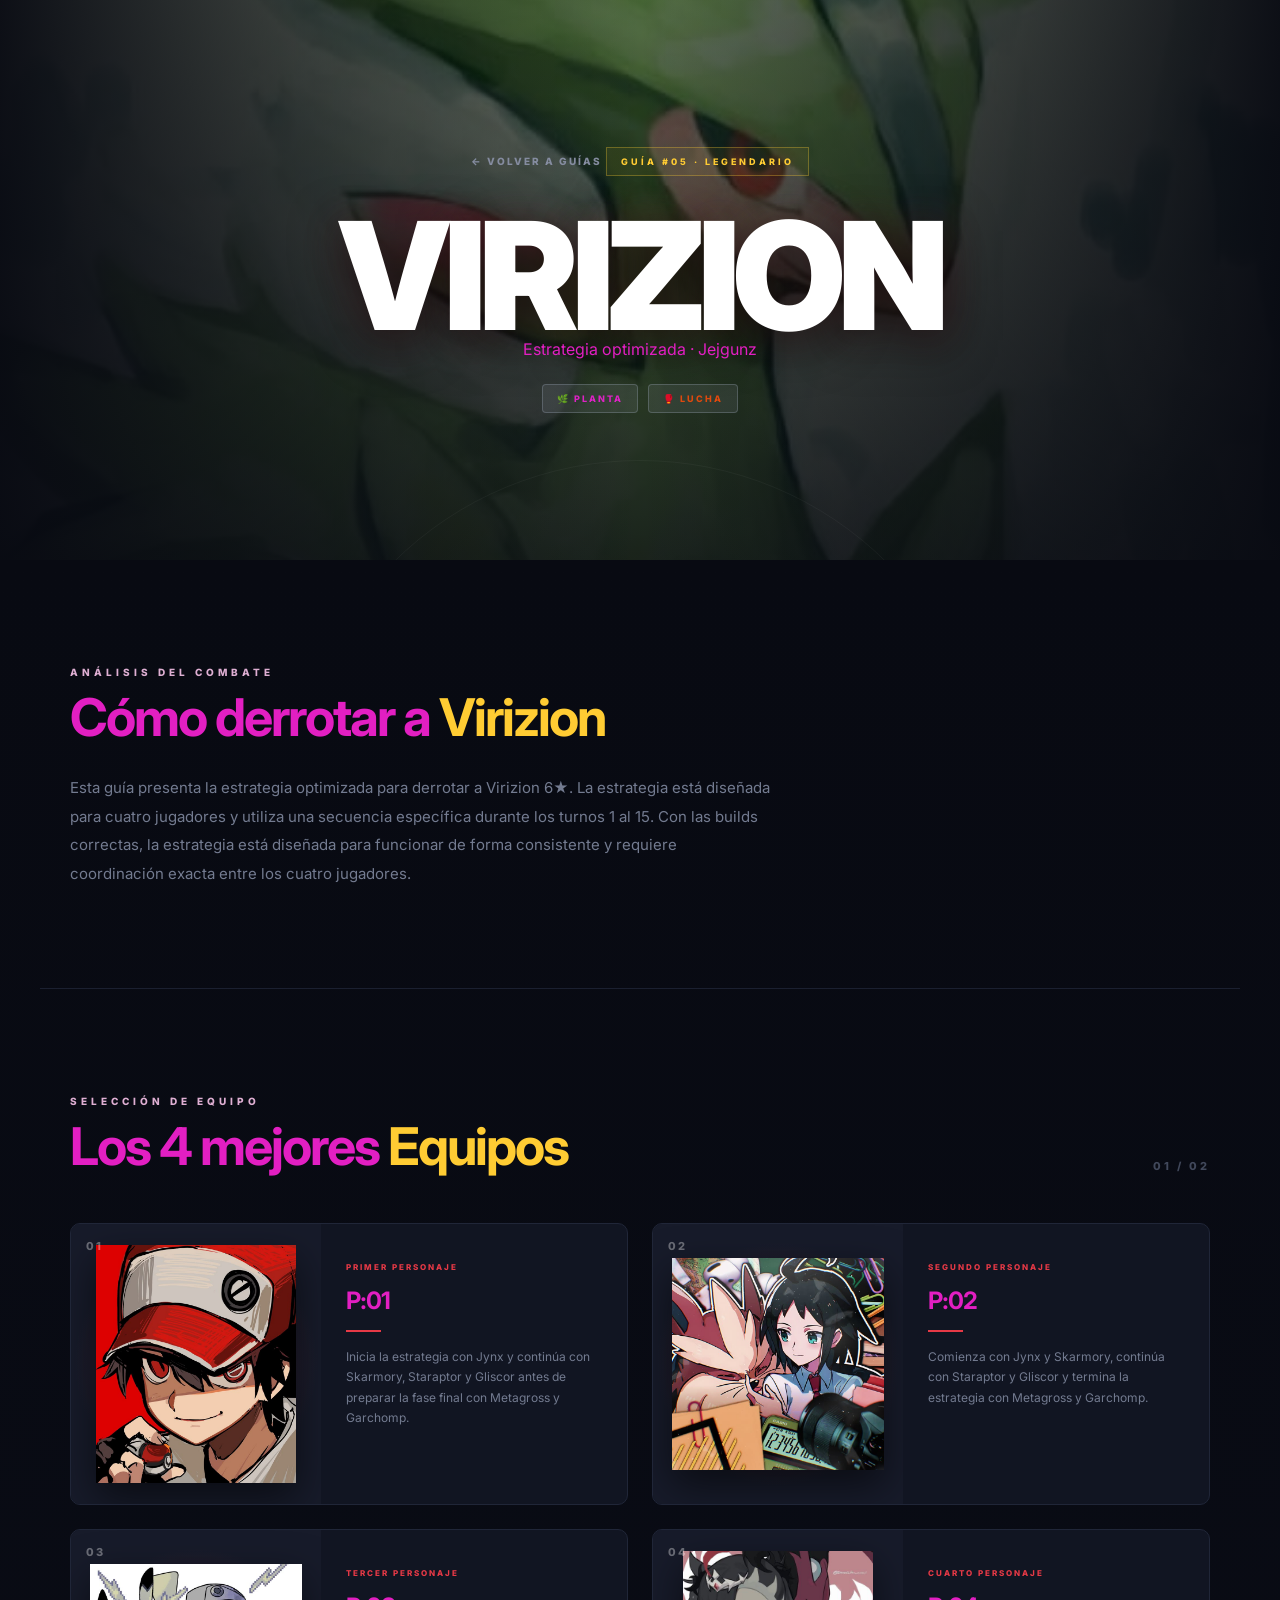
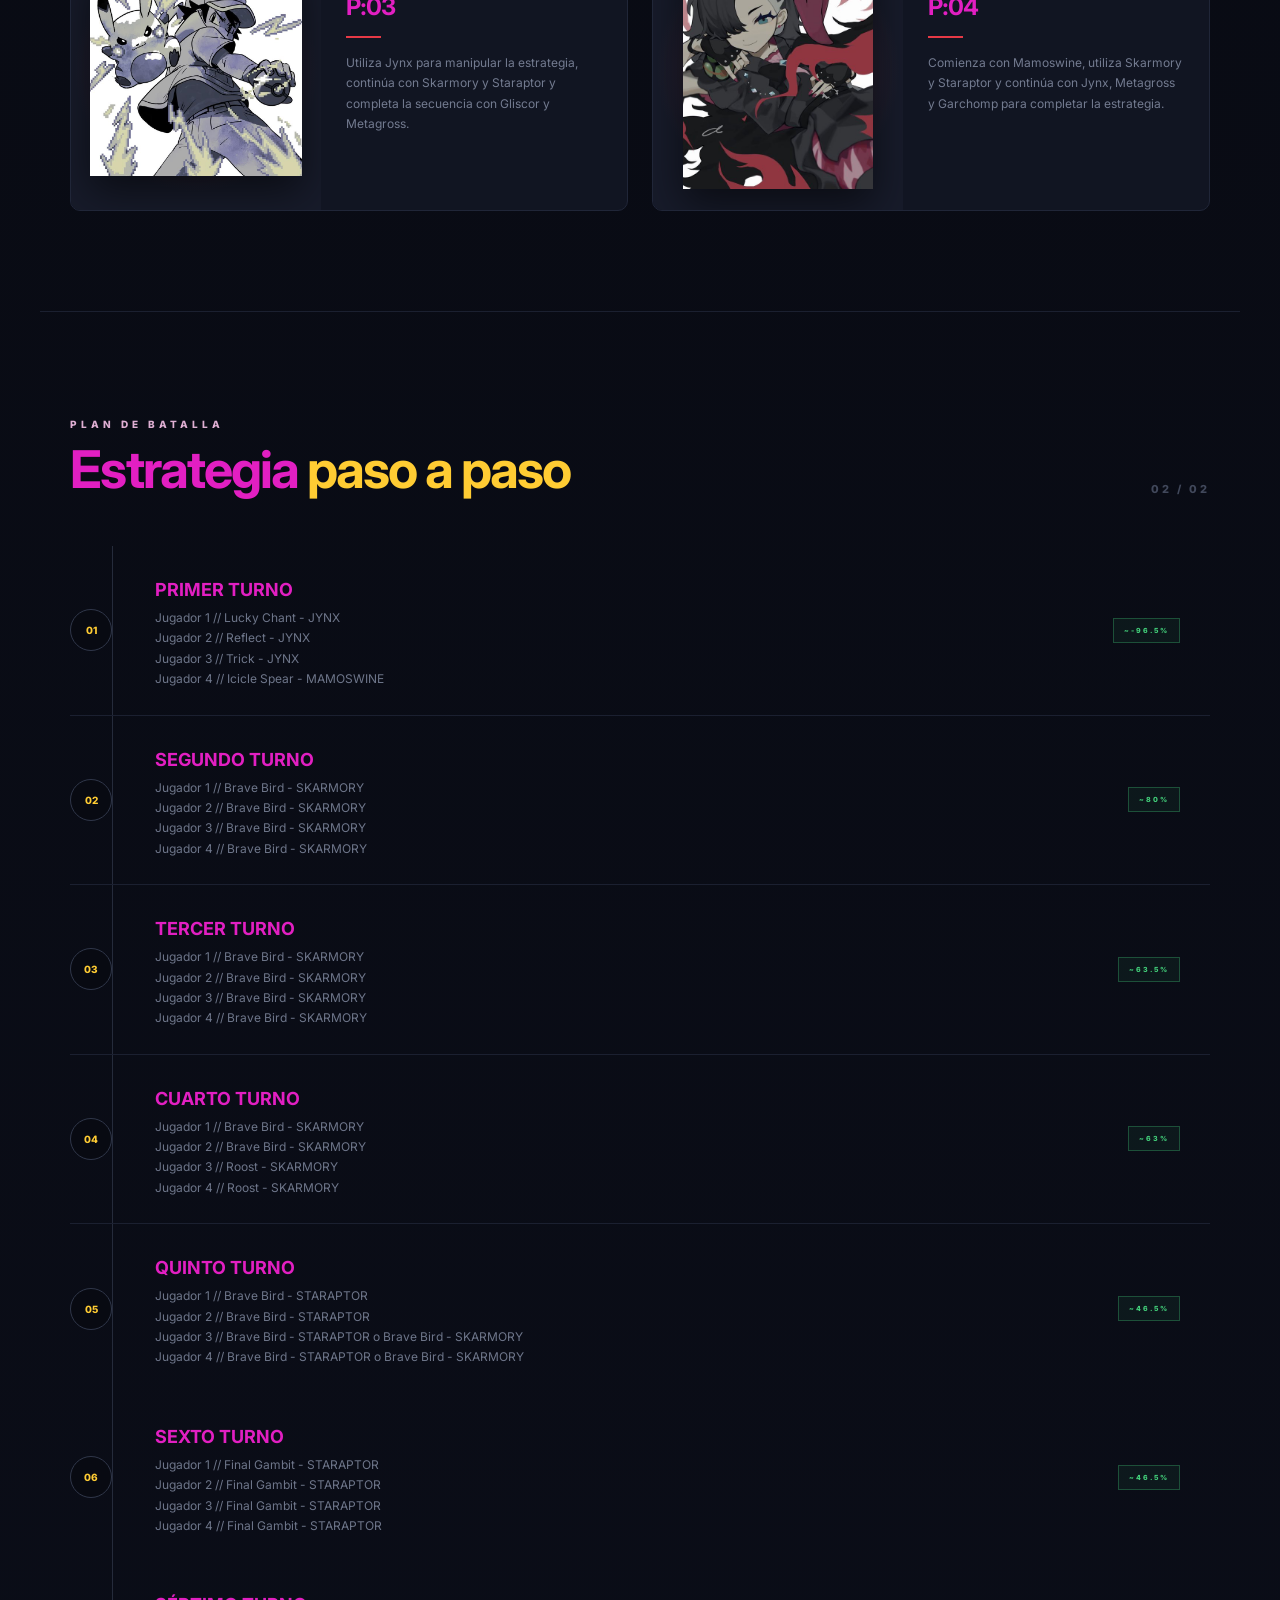
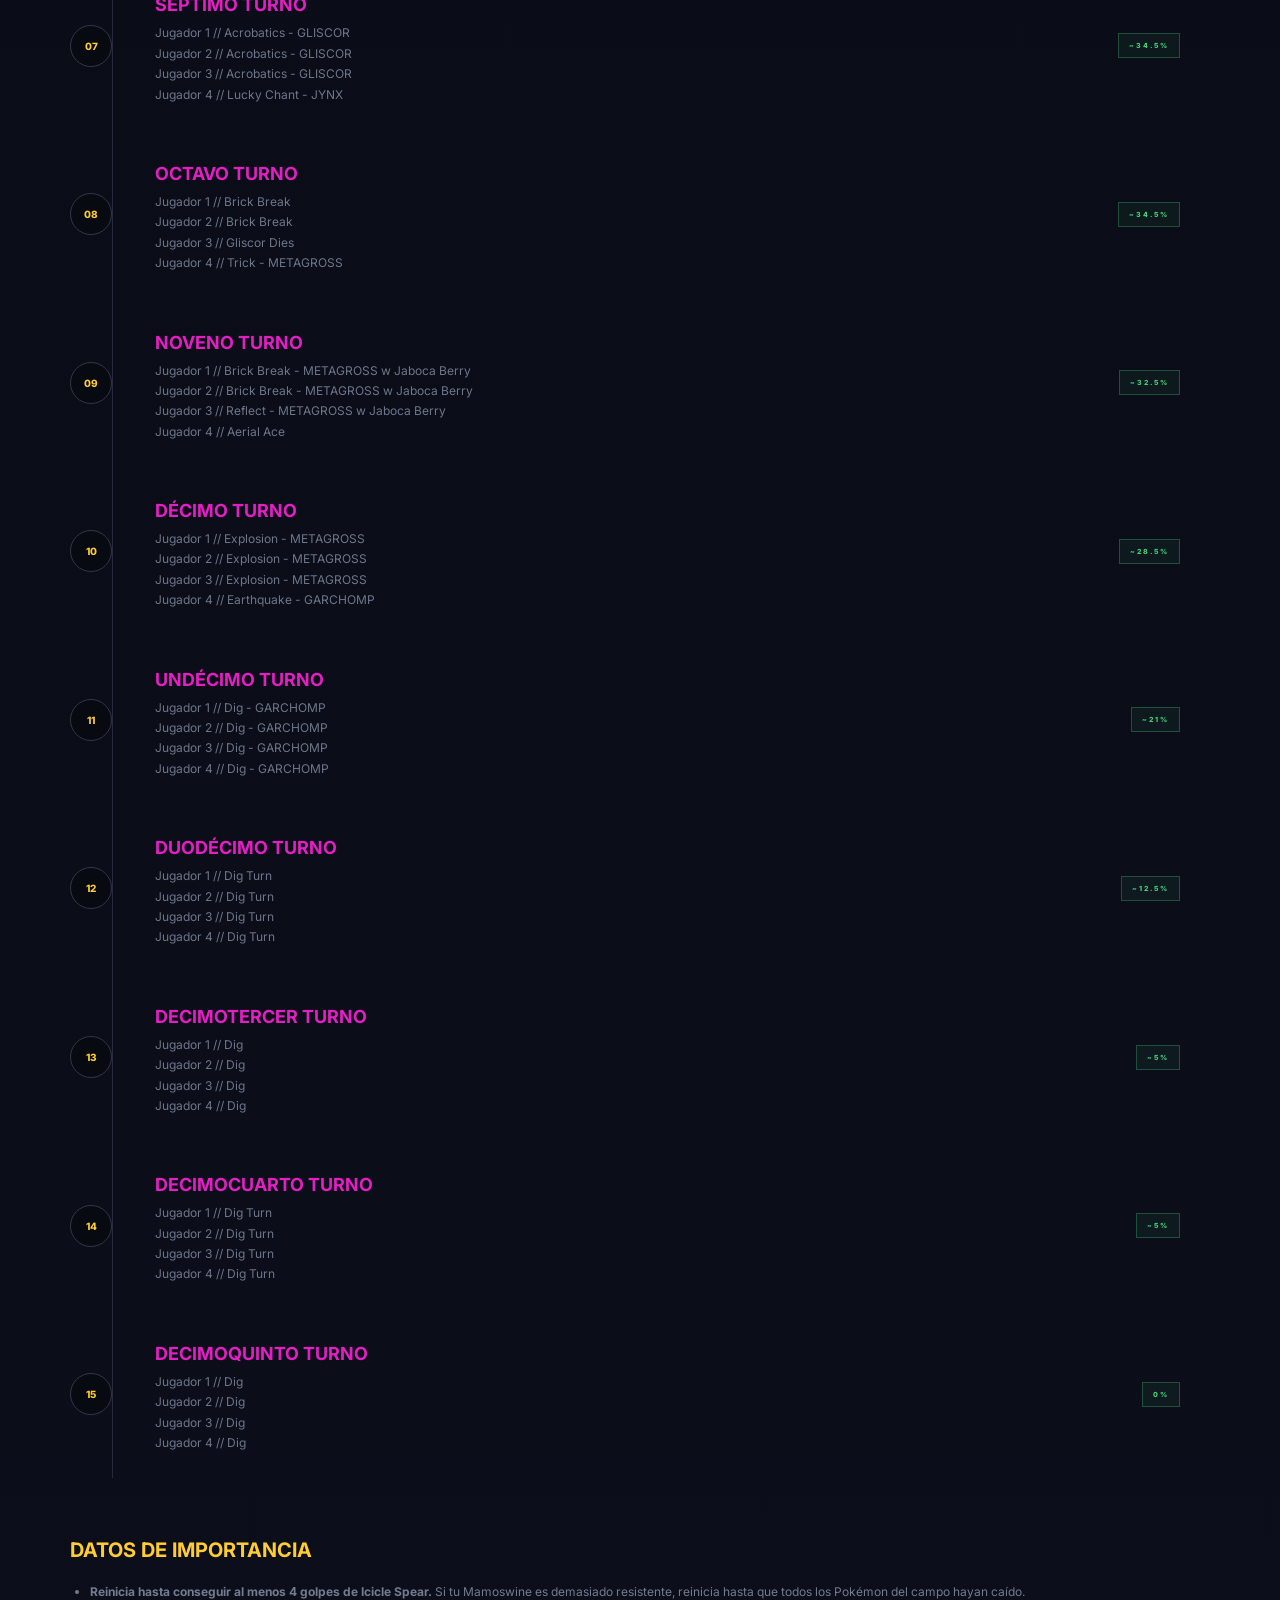
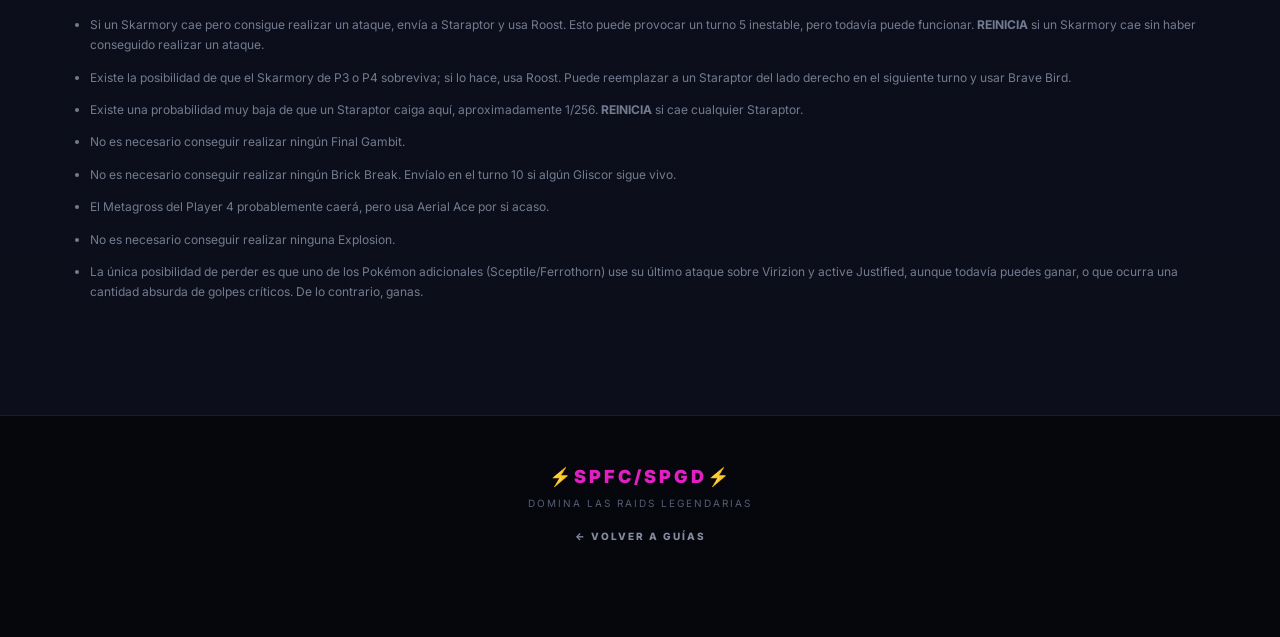
<file: HTML/virizion.html>
<!DOCTYPE html>
<html lang="es">
<head>
    <meta charset="UTF-8">
    <meta name="viewport" content="width=device-width, initial-scale=1.0">
    <title>PokéRaid | Guía Virizion</title>
    <link rel="stylesheet" href="../CSS/virizion.css">
    <link rel="icon" type="image/png" href="../IMG/logo.jpg">
</head>
<body>
<header class="portadaguia">
    <div class="capaportada"></div>
    <div class="contenidoportada">
       <a href="../index.html" class="botonvolver">← VOLVER A GUÍAS</a>

        <div class="insigniaportada">GUÍA #05 · LEGENDARIO</div>
        <h1>VIRIZION</h1>
        <p class="subtituloportada">Estrategia optimizada · Jejgunz</p>
        <div class="tiposportada">
            <span class="tipoplanta">🌿 PLANTA</span>
            <span class="tipolucha">🥊 LUCHA</span>
        </div>
    </div>
    <div class="decoracionportada"></div>
</header>

<main>
<section class="introduccion">
    <div class="tituloseccion">
        <span>ANÁLISIS DEL COMBATE</span>
        <h2>Cómo derrotar a <strong>Virizion</strong></h2>
    </div>
    <p class="textointroduccion">
        Esta guía presenta la estrategia optimizada para derrotar a Virizion 6★.
        La estrategia está diseñada para cuatro jugadores y utiliza una secuencia específica durante
        los turnos 1 al 15. Con las builds correctas, la estrategia está diseñada para funcionar
        de forma consistente y requiere coordinación exacta entre los cuatro jugadores.
    </p>
</section>

<section class="equipos">
    <div class="encabezadoseccion">
        <div>
            <span>SELECCIÓN DE EQUIPO</span>
            <h2>Los 4 mejores <strong>Equipos</strong></h2>
        </div>
        <div class="numeroseccion">01 / 02</div>
    </div>
    <div class="rejillaequipos">
        <article class="tarjetaequipo" onclick="abrirmodal('modaljugador1')">
            <div class="imagenequipo">
                <span class="numeroequipo">01</span>
                <img src="../IMG/trainer1.jpeg" alt="PERSONAJE 01">
            </div>
            <div class="informacionequipo">
                <span class="rolequipo">PRIMER PERSONAJE</span>
                <h3>P:01</h3>
                <div class="lineaequipo"></div>
                <p>Inicia la estrategia con Jynx y continúa con Skarmory, Staraptor y Gliscor antes de preparar la fase final con Metagross y Garchomp.</p>
            </div>
        </article>

        <article class="tarjetaequipo" onclick="abrirmodal('modaljugador2')">
            <div class="imagenequipo">
                <span class="numeroequipo">02</span>
                <img src="../IMG/trainer2.jpeg" alt="PERSONAJE 02">
            </div>
            <div class="informacionequipo">
                <span class="rolequipo">SEGUNDO PERSONAJE</span>
                <h3>P:02</h3>
                <div class="lineaequipo"></div>
                <p>Comienza con Jynx y Skarmory, continúa con Staraptor y Gliscor y termina la estrategia con Metagross y Garchomp.</p>
            </div>
        </article>

        <article class="tarjetaequipo" onclick="abrirmodal('modaljugador3')">
            <div class="imagenequipo">
                <span class="numeroequipo">03</span>
                <img src="../IMG/trainer3.jpeg" alt="PERSONAJE 03">
            </div>
            <div class="informacionequipo">
                <span class="rolequipo">TERCER PERSONAJE</span>
                <h3>P:03</h3>
                <div class="lineaequipo"></div>
                <p>Utiliza Jynx para manipular la estrategia, continúa con Skarmory y Staraptor y completa la secuencia con Gliscor y Metagross.</p>
            </div>
        </article>

        <article class="tarjetaequipo" onclick="abrirmodal('modaljugador4')">
            <div class="imagenequipo">
                <span class="numeroequipo">04</span>
                <img src="../IMG/trainer4.jpeg" alt="PERSONAJE 04">
            </div>
            <div class="informacionequipo">
                <span class="rolequipo">CUARTO PERSONAJE</span>
                <h3>P:04</h3>
                <div class="lineaequipo"></div>
                <p>Comienza con Mamoswine, utiliza Skarmory y Staraptor y continúa con Jynx, Metagross y Garchomp para completar la estrategia.</p>
            </div>
        </article>
    </div>
</section>

<section class="estrategia">
    <div class="encabezadoseccion">
        <div>
            <span>PLAN DE BATALLA</span>
            <h2>Estrategia <strong>paso a paso</strong></h2>
        </div>
        <div class="numeroseccion">02 / 02</div>
    </div>

    <div class="tablaestrategia">
        <div class="filaestrategia">
            <div class="numeropaso">01</div>
            <div class="contenidopaso">
                <h3>PRIMER TURNO</h3>
                <p>
                    Jugador 1 // Lucky Chant - JYNX<br>
                    Jugador 2 // Reflect - JYNX<br>
                    Jugador 3 // Trick - JYNX<br>
                    Jugador 4 // Icicle Spear - MAMOSWINE
                </p>
            </div>
            <div class="estadopaso exito">~-96.5%</div>
        </div>

        <div class="filaestrategia">
            <div class="numeropaso">02</div>
            <div class="contenidopaso">
                <h3>SEGUNDO TURNO</h3>
                <p>
                    Jugador 1 // Brave Bird - SKARMORY<br>
                    Jugador 2 // Brave Bird - SKARMORY<br>
                    Jugador 3 // Brave Bird - SKARMORY<br>
                    Jugador 4 // Brave Bird - SKARMORY
                </p>
            </div>
            <div class="estadopaso exito">~80%</div>
        </div>

        <div class="filaestrategia">
            <div class="numeropaso">03</div>
            <div class="contenidopaso">
                <h3>TERCER TURNO</h3>
                <p>
                    Jugador 1 // Brave Bird - SKARMORY<br>
                    Jugador 2 // Brave Bird - SKARMORY<br>
                    Jugador 3 // Brave Bird - SKARMORY<br>
                    Jugador 4 // Brave Bird - SKARMORY
                </p>
            </div>
            <div class="estadopaso exito">~63.5%</div>
        </div>

        <div class="filaestrategia">
            <div class="numeropaso">04</div>
            <div class="contenidopaso">
                <h3>CUARTO TURNO</h3>
                <p>
                    Jugador 1 // Brave Bird - SKARMORY<br>
                    Jugador 2 // Brave Bird - SKARMORY<br>
                    Jugador 3 // Roost - SKARMORY<br>
                    Jugador 4 // Roost - SKARMORY
                </p>
            </div>
            <div class="estadopaso exito">~63%</div>
        </div>

        <div class="filaestrategia final">
            <div class="numeropaso">05</div>
            <div class="contenidopaso">
                <h3>QUINTO TURNO</h3>
                <p>
                    Jugador 1 // Brave Bird - STARAPTOR<br>
                    Jugador 2 // Brave Bird - STARAPTOR<br>
                    Jugador 3 // Brave Bird - STARAPTOR o Brave Bird - SKARMORY<br>
                    Jugador 4 // Brave Bird - STARAPTOR o Brave Bird - SKARMORY
                </p>
            </div>
            <div class="estadopaso exito">~46.5%</div>
        </div>

        <div class="filaestrategia final">
            <div class="numeropaso">06</div>
            <div class="contenidopaso">
                <h3>SEXTO TURNO</h3>
                <p>
                    Jugador 1 // Final Gambit - STARAPTOR<br>
                    Jugador 2 // Final Gambit - STARAPTOR<br>
                    Jugador 3 // Final Gambit - STARAPTOR<br>
                    Jugador 4 // Final Gambit - STARAPTOR
                </p>
            </div>
            <div class="estadopaso exito">~46.5%</div>
        </div>

        <div class="filaestrategia final">
            <div class="numeropaso">07</div>
            <div class="contenidopaso">
                <h3>SÉPTIMO TURNO</h3>
                <p>
                    Jugador 1 // Acrobatics - GLISCOR<br>
                    Jugador 2 // Acrobatics - GLISCOR<br>
                    Jugador 3 // Acrobatics - GLISCOR<br>
                    Jugador 4 // Lucky Chant - JYNX
                </p>
            </div>
            <div class="estadopaso exito">~34.5%</div>
        </div>

        <div class="filaestrategia final">
            <div class="numeropaso">08</div>
            <div class="contenidopaso">
                <h3>OCTAVO TURNO</h3>
                <p>
                    Jugador 1 // Brick Break<br>
                    Jugador 2 // Brick Break<br>
                    Jugador 3 // Gliscor Dies<br>
                    Jugador 4 // Trick - METAGROSS
                </p>
            </div>
            <div class="estadopaso exito">~34.5%</div>
        </div>

        <div class="filaestrategia final">
            <div class="numeropaso">09</div>
            <div class="contenidopaso">
                <h3>NOVENO TURNO</h3>
                <p>
                    Jugador 1 // Brick Break - METAGROSS w Jaboca Berry<br>
                    Jugador 2 // Brick Break - METAGROSS w Jaboca Berry<br>
                    Jugador 3 // Reflect - METAGROSS w Jaboca Berry<br>
                    Jugador 4 // Aerial Ace
                </p>
            </div>
            <div class="estadopaso exito">~32.5%</div>
        </div>

        <div class="filaestrategia final">
            <div class="numeropaso">10</div>
            <div class="contenidopaso">
                <h3>DÉCIMO TURNO</h3>
                <p>
                    Jugador 1 // Explosion - METAGROSS<br>
                    Jugador 2 // Explosion - METAGROSS<br>
                    Jugador 3 // Explosion - METAGROSS<br>
                    Jugador 4 // Earthquake - GARCHOMP
                </p>
            </div>
            <div class="estadopaso exito">~28.5%</div>
        </div>

        <div class="filaestrategia final">
            <div class="numeropaso">11</div>
            <div class="contenidopaso">
                <h3>UNDÉCIMO TURNO</h3>
                <p>
                    Jugador 1 // Dig - GARCHOMP<br>
                    Jugador 2 // Dig - GARCHOMP<br>
                    Jugador 3 // Dig - GARCHOMP<br>
                    Jugador 4 // Dig - GARCHOMP
                </p>
            </div>
            <div class="estadopaso exito">~21%</div>
        </div>

        <div class="filaestrategia final">
            <div class="numeropaso">12</div>
            <div class="contenidopaso">
                <h3>DUODÉCIMO TURNO</h3>
                <p>
                    Jugador 1 // Dig Turn<br>
                    Jugador 2 // Dig Turn<br>
                    Jugador 3 // Dig Turn<br>
                    Jugador 4 // Dig Turn
                </p>
            </div>
            <div class="estadopaso exito">~12.5%</div>
        </div>

        <div class="filaestrategia final">
            <div class="numeropaso">13</div>
            <div class="contenidopaso">
                <h3>DECIMOTERCER TURNO</h3>
                <p>
                    Jugador 1 // Dig<br>
                    Jugador 2 // Dig<br>
                    Jugador 3 // Dig<br>
                    Jugador 4 // Dig
                </p>
            </div>
            <div class="estadopaso exito">~5%</div>
        </div>

        <div class="filaestrategia final">
            <div class="numeropaso">14</div>
            <div class="contenidopaso">
                <h3>DECIMOCUARTO TURNO</h3>
                <p>
                    Jugador 1 // Dig Turn<br>
                    Jugador 2 // Dig Turn<br>
                    Jugador 3 // Dig Turn<br>
                    Jugador 4 // Dig Turn
                </p>
            </div>
            <div class="estadopaso exito">~5%</div>
        </div>

        <div class="filaestrategia final">
            <div class="numeropaso">15</div>
            <div class="contenidopaso">
                <h3>DECIMOQUINTO TURNO</h3>
                <p>
                    Jugador 1 // Dig<br>
                    Jugador 2 // Dig<br>
                    Jugador 3 // Dig<br>
                    Jugador 4 // Dig
                </p>
            </div>
            <div class="estadopaso exito">0%</div>
        </div>
    </div>

    <div class="seccionimportancia">
        <h2>DATOS DE IMPORTANCIA</h2>
        <ul>
            <li><strong>Reinicia hasta conseguir al menos 4 golpes de Icicle Spear.</strong> Si tu Mamoswine es demasiado resistente, reinicia hasta que todos los Pokémon del campo hayan caído.</li>
            <li>Si un Skarmory cae pero consigue realizar un ataque, envía a Staraptor y usa Roost. Esto puede provocar un turno 5 inestable, pero todavía puede funcionar. <strong>REINICIA</strong> si un Skarmory cae sin haber conseguido realizar un ataque.</li>
            <li>Existe la posibilidad de que el Skarmory de P3 o P4 sobreviva; si lo hace, usa Roost. Puede reemplazar a un Staraptor del lado derecho en el siguiente turno y usar Brave Bird.</li>
            <li>Existe una probabilidad muy baja de que un Staraptor caiga aquí, aproximadamente 1/256. <strong>REINICIA</strong> si cae cualquier Staraptor.</li>
            <li>No es necesario conseguir realizar ningún Final Gambit.</li>
            <li>No es necesario conseguir realizar ningún Brick Break. Envíalo en el turno 10 si algún Gliscor sigue vivo.</li>
            <li>El Metagross del Player 4 probablemente caerá, pero usa Aerial Ace por si acaso.</li>
            <li>No es necesario conseguir realizar ninguna Explosion.</li>
            <li>La única posibilidad de perder es que uno de los Pokémon adicionales (Sceptile/Ferrothorn) use su último ataque sobre Virizion y active Justified, aunque todavía puedes ganar, o que ocurra una cantidad absurda de golpes críticos. De lo contrario, ganas.</li>
        </ul>
    </div>

</section>
</main>

<footer>
    <div class="logotipopie">⚡SPFC/SPGD⚡</div>
    <p>DOMINA LAS RAIDS LEGENDARIAS</p>
    <a href="../index.html" class="botonvolver">← VOLVER A GUÍAS</a>

</footer>

<div id="modaljugador1" class="modalpokemon">
    <div class="contenidomodal">
        <button class="cerrarmodal" onclick="cerrarmodal('modaljugador1')">×</button>
        <div class="encabezadomodal">
            <span><em>EQUIPO</em> PRINCIPAL</span>
            <h2>PLAYER 01</h2>
        </div>
        <div class="listamodal">
            <div class="elementomodal">
                <img src="../IMG/jynxs.jpg" alt="JYNX">
                <div>
                    <h3>JYNX (F)</h3>
                    <p>
                        NIVEL: 100<br>
                        IVS: 30+ Spe<br>
                        EVS: 252 Spe<br>
                        NATURALEZA: Timid, Hasty, Naive, Jolly<br>
                        HABILIDAD: Oblivious<br>
                        OBJETO: Choice Scarf<br>
                        ROL: Utilizar Lucky Chant
                    </p>
                </div>
                <div><p>MOVE SET:<br>Lucky Chant</p></div>
            </div>

            <div class="elementomodal">
                <img src="../IMG/skarmory.jpg" alt="SKARMORY">
                <div>
                    <h3>SKARMORY</h3>
                    <p>
                        NIVEL: 100<br>
                        IVS: 31 HP / 31 Atk / 31 Def<br>
                        EVS: 220 HP / 36 Atk / 252 Def<br>
                        NATURALEZA: Impish, Lax, Relaxed<br>
                        HABILIDAD: Any<br>
                        OBJETO: Iapapa Berry<br>
                        ROL: Realizar daño con Brave Bird
                    </p>
                </div>
                <div><p>MOVE SET:<br>Brave Bird</p></div>
            </div>

            <div class="elementomodal">
                <img src="../IMG/staraptor.jpg" alt="STARAPTOR">
                <div>
                    <h3>STARAPTOR</h3>
                    <p>
                        NIVEL: 100<br>
                        IVS: 31 HP / 31 Def<br>
                        EVS: 252 HP / 252 Def<br>
                        NATURALEZA: Impish, Lax, Relaxed<br>
                        HABILIDAD: Intimidate<br>
                        OBJETO: Figy Berry<br>
                        ROL: Realizar Brave Bird y Final Gambit
                    </p>
                </div>
                <div><p>MOVE SET:<br>Brave Bird<br>Final Gambit<br>Roost</p></div>
            </div>

            <div class="elementomodal">
                <img src="../IMG/glis.jpg" alt="GLISCOR">
                <div>
                    <h3>GLISCOR</h3>
                    <p>
                        NIVEL: 100<br>
                        IVS: 31 HP / 31 Atk / 31 Def<br>
                        EVS: 252 HP / 36 Atk / 220 Def<br>
                        NATURALEZA: Impish, Lax, Relaxed<br>
                        HABILIDAD: Any<br>
                        OBJETO: Flying Gem<br>
                        ROL: Realizar daño con Acrobatics y Brick Break
                    </p>
                </div>
                <div><p>MOVE SET:<br>Acrobatics<br>Brick Break</p></div>
            </div>

            <div class="elementomodal">
                <img src="../IMG/meta.jpg" alt="METAGROSS">
                <div>
                    <h3>METAGROSS</h3>
                    <p>
                        NIVEL: 100<br>
                        IVS: 31 HP / 31 Atk / 31 Def<br>
                        EVS: 252 HP / 128 Atk / 128 Def<br>
                        NATURALEZA: Impish, Lax, Relaxed<br>
                        HABILIDAD: Clear Body<br>
                        OBJETO: Jaboca Berry<br>
                        ROL: Realizar Brick Break y Explosion
                    </p>
                </div>
                <div><p>MOVE SET:<br>Brick Break<br>Explosion</p></div>
            </div>

            <div class="elementomodal">
                <img src="../IMG/chomp.jpg" alt="GARCHOMP">
                <div>
                    <h3>GARCHOMP</h3>
                    <p>
                        NIVEL: 100<br>
                        IVS: 31 HP / 31 Atk / 31 Def / 25+ Spe<br>
                        EVS: 252 HP / 4 Atk / 252 Def<br>
                        NATURALEZA: Impish, Lax<br>
                        HABILIDAD: Rough Skin<br>
                        OBJETO: Rocky Helmet<br>
                        ROL: Completar la fase final con Dig
                    </p>
                </div>
                <div><p>MOVE SET:<br>Dig</p></div>
            </div>
        </div>
    </div>
</div>

<div id="modaljugador2" class="modalpokemon">
    <div class="contenidomodal">
        <button class="cerrarmodal" onclick="cerrarmodal('modaljugador2')">×</button>
        <div class="encabezadomodal">
            <span><em>EQUIPO</em> PRINCIPAL</span>
            <h2>PLAYER 02</h2>
        </div>
        <div class="listamodal">
            <div class="elementomodal">
                <img src="../IMG/jynxs.jpg" alt="JYNX">
                <div>
                    <h3>JYNX (F)</h3>
                    <p>
                        NIVEL: 100<br>
                        IVS: 30+ Spe<br>
                        EVS: 252 Spe<br>
                        NATURALEZA: Timid, Hasty, Naive, Jolly<br>
                        HABILIDAD: Oblivious<br>
                        OBJETO: Light Clay<br>
                        ROL: Utilizar Reflect
                    </p>
                </div>
                <div><p>MOVE SET:<br>Reflect</p></div>
            </div>

            <div class="elementomodal">
                <img src="../IMG/skarmory.jpg" alt="SKARMORY">
                <div>
                    <h3>SKARMORY</h3>
                    <p>
                        NIVEL: 100<br>
                        IVS: 31 HP / 31 Atk / 31 Def<br>
                        EVS: 220 HP / 36 Atk / 252 Def<br>
                        NATURALEZA: Impish, Lax, Relaxed<br>
                        HABILIDAD: Any<br>
                        OBJETO: Iapapa Berry<br>
                        ROL: Realizar daño con Brave Bird
                    </p>
                </div>
                <div><p>MOVE SET:<br>Brave Bird</p></div>
            </div>

            <div class="elementomodal">
                <img src="../IMG/staraptor.jpg" alt="STARAPTOR">
                <div>
                    <h3>STARAPTOR</h3>
                    <p>
                        NIVEL: 100<br>
                        IVS: 31 HP / 31 Def<br>
                        EVS: 252 HP / 252 Def<br>
                        NATURALEZA: Impish, Lax, Relaxed<br>
                        HABILIDAD: Intimidate<br>
                        OBJETO: Figy Berry<br>
                        ROL: Realizar Brave Bird y Final Gambit
                    </p>
                </div>
                <div><p>MOVE SET:<br>Brave Bird<br>Final Gambit<br>Roost</p></div>
            </div>

            <div class="elementomodal">
                <img src="../IMG/glis.jpg" alt="GLISCOR">
                <div>
                    <h3>GLISCOR</h3>
                    <p>
                        NIVEL: 100<br>
                        IVS: 31 HP / 31 Atk / 31 Def<br>
                        EVS: 252 HP / 36 Atk / 220 Def<br>
                        NATURALEZA: Impish, Lax, Relaxed<br>
                        HABILIDAD: Any<br>
                        OBJETO: Flying Gem<br>
                        ROL: Realizar daño con Acrobatics y Brick Break
                    </p>
                </div>
                <div><p>MOVE SET:<br>Acrobatics<br>Brick Break</p></div>
            </div>

            <div class="elementomodal">
                <img src="../IMG/meta.jpg" alt="METAGROSS">
                <div>
                    <h3>METAGROSS</h3>
                    <p>
                        NIVEL: 100<br>
                        IVS: 31 HP / 31 Atk / 31 Def<br>
                        EVS: 252 HP / 128 Atk / 128 Def<br>
                        NATURALEZA: Impish, Lax, Relaxed<br>
                        HABILIDAD: Clear Body<br>
                        OBJETO: Jaboca Berry<br>
                        ROL: Realizar Brick Break y Explosion
                    </p>
                </div>
                <div><p>MOVE SET:<br>Brick Break<br>Explosion</p></div>
            </div>

            <div class="elementomodal">
                <img src="../IMG/chomp.jpg" alt="GARCHOMP">
                <div>
                    <h3>GARCHOMP</h3>
                    <p>
                        NIVEL: 100<br>
                        IVS: 31 HP / 31 Atk / 31 Def / 25+ Spe<br>
                        EVS: 252 HP / 4 Atk / 252 Def<br>
                        NATURALEZA: Impish, Lax<br>
                        HABILIDAD: Rough Skin<br>
                        OBJETO: Rocky Helmet<br>
                        ROL: Completar la fase final con Dig
                    </p>
                </div>
                <div><p>MOVE SET:<br>Dig</p></div>
            </div>
        </div>
    </div>
</div>

<div id="modaljugador3" class="modalpokemon">
    <div class="contenidomodal">
        <button class="cerrarmodal" onclick="cerrarmodal('modaljugador3')">×</button>
        <div class="encabezadomodal">
            <span><em>EQUIPO</em> PRINCIPAL</span>
            <h2>PLAYER 03</h2>
        </div>
        <div class="listamodal">
            <div class="elementomodal">
                <img src="../IMG/jynxs.jpg" alt="JYNX">
                <div>
                    <h3>JYNX (F)</h3>
                    <p>
                        NIVEL: 100<br>
                        IVS: 30+ Spe<br>
                        EVS: 252 Spe<br>
                        NATURALEZA: Timid, Hasty, Naive, Jolly<br>
                        HABILIDAD: Oblivious<br>
                        OBJETO: Flame Orb<br>
                        ROL: Utilizar Trick
                    </p>
                </div>
                <div><p>MOVE SET:<br>Trick</p></div>
            </div>

            <div class="elementomodal">
                <img src="../IMG/skarmory.jpg" alt="SKARMORY">
                <div>
                    <h3>SKARMORY</h3>
                    <p>
                        NIVEL: 100<br>
                        IVS: 31 HP / 31 Atk / 31 Def<br>
                        EVS: 240 HP / 36 Atk / 232 Def<br>
                        NATURALEZA: Impish, Lax, Relaxed<br>
                        HABILIDAD: Any<br>
                        OBJETO: Iapapa Berry<br>
                        ROL: Realizar daño y recuperar vida
                    </p>
                </div>
                <div><p>MOVE SET:<br>Brave Bird<br>Roost</p></div>
            </div>

            <div class="elementomodal">
                <img src="../IMG/staraptor.jpg" alt="STARAPTOR">
                <div>
                    <h3>STARAPTOR</h3>
                    <p>
                        NIVEL: 100<br>
                        IVS: 31 HP / 31 Def<br>
                        EVS: 252 HP / 252 Def<br>
                        NATURALEZA: Impish, Lax, Relaxed<br>
                        HABILIDAD: Reckless<br>
                        OBJETO: Figy Berry<br>
                        ROL: Realizar Brave Bird y Final Gambit
                    </p>
                </div>
                <div><p>MOVE SET:<br>Brave Bird<br>Final Gambit<br>Roost</p></div>
            </div>

            <div class="elementomodal">
                <img src="../IMG/glis.jpg" alt="GLISCOR">
                <div>
                    <h3>GLISCOR</h3>
                    <p>
                        NIVEL: 100<br>
                        IVS: 31 HP / 31 Atk / 31 Def<br>
                        EVS: 252 HP / 36 Atk / 0 Def<br>
                        NATURALEZA: Impish, Lax, Relaxed<br>
                        HABILIDAD: Any<br>
                        OBJETO: Flying Gem<br>
                        ROL: Realizar daño con Acrobatics
                    </p>
                </div>
                <div><p>MOVE SET:<br>Acrobatics</p></div>
            </div>

            <div class="elementomodal">
                <img src="../IMG/meta.jpg" alt="METAGROSS">
                <div>
                    <h3>METAGROSS</h3>
                    <p>
                        NIVEL: 100<br>
                        IVS: 31 HP / 31 Atk / 31 Def<br>
                        EVS: 252 HP / 128 Atk / 128 Def<br>
                        NATURALEZA: Impish, Lax, Relaxed<br>
                        HABILIDAD: Clear Body<br>
                        OBJETO: Jaboca Berry<br>
                        ROL: Utilizar Reflect y Explosion
                    </p>
                </div>
                <div><p>MOVE SET:<br>Reflect<br>Explosion</p></div>
            </div>

            <div class="elementomodal">
                <img src="../IMG/chomp.jpg" alt="GARCHOMP">
                <div>
                    <h3>GARCHOMP</h3>
                    <p>
                        NIVEL: 100<br>
                        IVS: 31 HP / 31 Atk / 31 Def / 25+ Spe<br>
                        EVS: 252 HP / 4 Atk / 252 Def<br>
                        NATURALEZA: Impish, Lax<br>
                        HABILIDAD: Rough Skin<br>
                        OBJETO: Rocky Helmet<br>
                        ROL: Completar la fase final con Dig
                    </p>
                </div>
                <div><p>MOVE SET:<br>Dig</p></div>
            </div>
        </div>
    </div>
</div>

<div id="modaljugador4" class="modalpokemon">
    <div class="contenidomodal">
        <button class="cerrarmodal" onclick="cerrarmodal('modaljugador4')">×</button>
        <div class="encabezadomodal">
            <span><em>EQUIPO</em> PRINCIPAL</span>
            <h2>PLAYER 04</h2>
        </div>
        <div class="listamodal">
            <div class="elementomodal">
                <img src="../IMG/mamos.jpg" alt="MAMOSWINE">
                <div>
                    <h3>MAMOSWINE</h3>
                    <p>
                        NIVEL: 100<br>
                        IVS: Less than 16 HP / 31 Atk / Less than 16 Def<br>
                        EVS: 252 Atk / 252 Spe<br>
                        NATURALEZA: Adamant, Naughty, Lonely<br>
                        HABILIDAD: Oblivious<br>
                        OBJETO: Choice Scarf<br>
                        ROL: Realizar el daño inicial con Icicle Spear
                    </p>
                </div>
                <div><p>MOVE SET:<br>Icicle Spear</p></div>
            </div>

            <div class="elementomodal">
                <img src="../IMG/skarmory.jpg" alt="SKARMORY">
                <div>
                    <h3>SKARMORY</h3>
                    <p>
                        NIVEL: 100<br>
                        IVS: 31 HP / 31 Atk / 31 Def<br>
                        EVS: 240 HP / 36 Atk / 232 Def<br>
                        NATURALEZA: Impish, Lax, Relaxed<br>
                        HABILIDAD: Any<br>
                        OBJETO: Iapapa Berry<br>
                        ROL: Realizar daño y recuperar vida
                    </p>
                </div>
                <div><p>MOVE SET:<br>Brave Bird<br>Roost</p></div>
            </div>

            <div class="elementomodal">
                <img src="../IMG/staraptor.jpg" alt="STARAPTOR">
                <div>
                    <h3>STARAPTOR</h3>
                    <p>
                        NIVEL: 100<br>
                        IVS: 31 HP / 31 Def<br>
                        EVS: 252 HP / 252 Def<br>
                        NATURALEZA: Impish, Lax, Relaxed<br>
                        HABILIDAD: Reckless<br>
                        OBJETO: Figy Berry<br>
                        ROL: Realizar Brave Bird y Final Gambit
                    </p>
                </div>
                <div><p>MOVE SET:<br>Brave Bird<br>Final Gambit<br>Roost</p></div>
            </div>

            <div class="elementomodal">
                <img src="../IMG/jynxs.jpg" alt="JYNX">
                <div>
                    <h3>JYNX (F)</h3>
                    <p>
                        NIVEL: 100<br>
                        IVS: 30+ Spe<br>
                        EVS: 252 Spe<br>
                        NATURALEZA: Timid, Hasty, Naive, Jolly<br>
                        HABILIDAD: Oblivious<br>
                        OBJETO: Focus Sash<br>
                        ROL: Utilizar Lucky Chant
                    </p>
                </div>
                <div><p>MOVE SET:<br>Lucky Chant</p></div>
            </div>

            <div class="elementomodal">
                <img src="../IMG/meta.jpg" alt="METAGROSS">
                <div>
                    <h3>METAGROSS</h3>
                    <p>
                        NIVEL: 100<br>
                        IVS: 31 HP / 31 Atk / 31 Def<br>
                        EVS: 252 HP / 4 Atk / 252 Def<br>
                        NATURALEZA: Impish, Lax, Relaxed<br>
                        HABILIDAD: Clear Body<br>
                        OBJETO: Flame Orb<br>
                        ROL: Utilizar Trick, Aerial Ace y Explosion
                    </p>
                </div>
                <div><p>MOVE SET:<br>Trick<br>Aerial Ace<br>Explosion</p></div>
            </div>

            <div class="elementomodal">
                <img src="../IMG/chomp.jpg" alt="GARCHOMP">
                <div>
                    <h3>GARCHOMP</h3>
                    <p>
                        NIVEL: 100<br>
                        IVS: 31 HP / 31 Atk / 31 Def / 25+ Spe<br>
                        EVS: 252 HP / 4 Atk / 252 Def<br>
                        NATURALEZA: Impish, Lax<br>
                        HABILIDAD: Rough Skin<br>
                        OBJETO: Rocky Helmet<br>
                        ROL: Completar la fase final con Earthquake y Dig
                    </p>
                </div>
                <div><p>MOVE SET:<br>Earthquake<br>Dig</p></div>
            </div>
        </div>
    </div>
</div>

<script>
function abrirmodal(idmodal) {
    const modal = document.getElementById(idmodal);
    modal.classList.add("activo");
    document.body.classList.add("modalabierto");
}

function cerrarmodal(idmodal) {
    const modal = document.getElementById(idmodal);
    modal.classList.remove("activo");
    document.body.classList.remove("modalabierto");
}

document.querySelectorAll(".modalpokemon").forEach(function(modal) {
    modal.addEventListener("click", function(evento) {
        if (evento.target === modal) {
            cerrarmodal(modal.id);
        }
    });
});

document.addEventListener("keydown", function(evento) {
    if (evento.key === "Escape") {
        document.querySelectorAll(".modalpokemon.activo").forEach(function(modal) {
            cerrarmodal(modal.id);
        });
    }
});
</script>

</body>
</html>
</file>
<file: CSS/index.css>
@import url('https://fonts.googleapis.com/css2?family=Inter:wght@400;500;600;700;800;900&display=swap');

* {
    margin: 0;
    padding: 0;
    box-sizing: border-box;
}

html {
    scroll-behavior: smooth;
}

body {
    font-family: 'Inter', sans-serif;
    background: #080a12;
    color: #ffffff;
}

.portada {
    min-height: 720px;
    position: relative;
    overflow: hidden;
    display: flex;
    align-items: center;
    justify-content: center;
    text-align: center;
    background:
        linear-gradient(
            rgba(8, 10, 18, 0.55),
            rgba(8, 10, 18, 0.88)
        ),
        url("../IMG/legendarios.jpg") center center / cover no-repeat;
}

.contenidoportada {
    width: 100%;
    max-width: 900px;
    padding: 70px 25px;
    position: relative;
    z-index: 3;
}

.logotipo {
    display: flex;
    justify-content: center;
    align-items: center;
    gap: 12px;
    margin-bottom: 70px;
    font-size: 22px;
    font-weight: 900;
    letter-spacing: 3px;
}

.logotipo > span > span {
    color: #ffcc33;
}

.bolalogo {
    width: 38px;
    height: 38px;
    border-radius: 50%;
    border: 3px solid #ffffff;
    background: linear-gradient(
        #e63946 0 43%,
        #ffffff 43% 47%,
        #151927 47% 53%,
        #ffffff 53% 100%
    );
    position: relative;
    box-shadow: 0 0 20px rgba(255, 204, 51, 0.25);
}

.bolalogo span {
    position: absolute;
    width: 12px;
    height: 12px;
    background: #ffffff;
    border: 2px solid #151927;
    border-radius: 50%;
    top: 50%;
    left: 50%;
    transform: translate(-50%, -50%);
}

.etiquetaportada {
    color: #ffcc33;
    font-size: 12px;
    font-weight: 700;
    letter-spacing: 6px;
    margin-bottom: 25px;
}

.portada h1 {
    font-size: clamp(48px, 8vw, 88px);
    line-height: 0.95;
    font-weight: 900;
    letter-spacing: -4px;
    margin-bottom: 30px;
}

.portada h1 span {
    display: block;
    color: #ffcc33;
    text-shadow: 0 0 35px rgba(255, 204, 51, 0.18);
}

.textoportada {
    max-width: 580px;
    margin: 0 auto;
    color: #8f96aa;
    font-size: 16px;
    line-height: 1.8;
}

.botonportada {
    display: inline-flex;
    align-items: center;
    gap: 20px;
    margin-top: 40px;
    padding: 17px 28px;
    border: 1px solid rgba(255, 204, 51, 0.5);
    border-radius: 5px;
    background: rgba(255, 204, 51, 0.08);
    color: #ffcc33;
    text-decoration: none;
    font-size: 12px;
    font-weight: 800;
    letter-spacing: 2px;
    transition: 0.3s;
}

.botonportada span {
    font-size: 18px;
    transition: 0.3s;
}

.botonportada:hover {
    background: #ffcc33;
    color: #080a12;
    box-shadow: 0 0 30px rgba(255, 204, 51, 0.2);
}

.botonportada:hover span {
    transform: translateY(5px);
}

.brilloportada {
    width: 500px;
    height: 500px;
    position: absolute;
    left: 50%;
    top: 45%;
    transform: translate(-50%, -50%);
    border-radius: 50%;
    border: 1px solid rgba(255, 255, 255, 0.03);
    box-shadow:
        0 0 100px rgba(255, 204, 51, 0.04),
        inset 0 0 100px rgba(255, 204, 51, 0.03);
}

.decoracionportada {
    position: absolute;
    border: 1px solid rgba(255, 255, 255, 0.05);
    border-radius: 50%;
}

.decoracionuno {
    width: 700px;
    height: 700px;
    left: -450px;
    bottom: -500px;
}

.decoraciondos {
    width: 500px;
    height: 500px;
    right: -350px;
    top: -300px;
}

.seccionguias {
    padding: 110px 7%;
    background: linear-gradient(
        180deg,
        #080a12,
        #0c0f1b
    );
}

.encabezadoseccion {
    max-width: 1200px;
    margin: 0 auto 55px;
    display: flex;
    justify-content: space-between;
    align-items: end;
}

.encabezadoseccion p {
    color: #e63946;
    font-size: 11px;
    font-weight: 800;
    letter-spacing: 4px;
    margin-bottom: 12px;
}

.encabezadoseccion h2 {
    font-size: clamp(35px, 5vw, 52px);
    letter-spacing: -2px;
}

.encabezadoseccion h2 span {
    color: #ffcc33;
}

.contadorguias {
    color: #555c70;
    font-size: 11px;
    font-weight: 700;
    letter-spacing: 3px;
}

.tarjetas {
    max-width: 1200px;
    margin: auto;
    display: grid;
    grid-template-columns: repeat(3, 1fr);
    gap: 24px;
}

.tarjetaincursion {
    display: block;
    background: #111522;
    border: 1px solid #202638;
    border-radius: 12px;
    overflow: hidden;
    text-decoration: none;
    color: white;
    transition: 0.4s;
}

.tarjetaincursion:hover {
    transform: translateY(-10px);
    border-color: var(--colortarjeta);
    box-shadow: 0 20px 50px rgba(0, 0, 0, 0.4);
}

.imagentarjeta {
    height: 330px;
    position: relative;
    display: flex;
    align-items: center;
    justify-content: center;
    overflow: hidden;
    background:
        radial-gradient(
            circle at center,
            var(--brillotarjeta),
            transparent 65%
        ),
        #161b2b;
}

.tarjetaroja {
    --colortarjeta: #e63946;
    --brillotarjeta: rgba(230, 57, 70, 0.25);
}

.tarjetaazul {
    --colortarjeta: #4d8dff;
    --brillotarjeta: rgba(77, 141, 255, 0.25);
}

.tarjetaamarilla {
    --colortarjeta: #ffcc33;
    --brillotarjeta: rgba(255, 204, 51, 0.25);
}

.tarjetamorada {
    --colortarjeta: #9b6dff;
    --brillotarjeta: rgba(155, 109, 255, 0.25);
}

.tarjetaverde {
    --colortarjeta: #43d17b;
    --brillotarjeta: rgba(67, 209, 123, 0.25);
}

.tarjetanaranja {
    --colortarjeta: #ff8533;
    --brillotarjeta: rgba(255, 133, 51, 0.25);
}

.imagentarjeta::after {
    content: "";
    position: absolute;
    inset: 0;
    background: linear-gradient(
        transparent 55%,
        rgba(17, 21, 34, 0.7)
    );
    pointer-events: none;
}

.brillotarjeta {
    position: absolute;
    width: 230px;
    height: 230px;
    border-radius: 50%;
    background: var(--brillotarjeta);
    filter: blur(50px);
}

.imagentarjeta img {
    max-width: auto;
    max-height: auto;
    object-fit: contain;
    object-position: center;
    position: relative;
    z-index: 2;
    filter: drop-shadow(0 20px 20px rgba(0, 0, 0, 0.5));
    transition: 0.5s;
}

.tarjetaincursion:hover .imagentarjeta img {
    transform: scale(1.1) translateY(-8px);
}

.numerotarjeta {
    position: absolute;
    top: 20px;
    left: 20px;
    color: rgba(255, 255, 255, 0.4);
    font-size: 12px;
    font-weight: 800;
    letter-spacing: 2px;
    z-index: 3;
}

.tipotarjeta {
    position: absolute;
    right: 20px;
    top: 20px;
    padding: 7px 10px;
    border: 1px solid rgba(255, 255, 255, 0.15);
    border-radius: 3px;
    background: rgba(0, 0, 0, 0.2);
    color: rgba(255, 255, 255, 0.7);
    font-size: 8px;
    font-weight: 800;
    letter-spacing: 2px;
    z-index: 3;
}

.informaciontarjeta {
    padding: 25px;
}

.dificultad {
    display: flex;
    justify-content: space-between;
    align-items: center;
    margin-bottom: 15px;
}

.dificultad span {
    color: #ffcc33;
    font-size: 13px;
    letter-spacing: 3px;
}

.dificultad small {
    color: #565e72;
    font-size: 8px;
    font-weight: 700;
    letter-spacing: 2px;
}

.informaciontarjeta h3 {
    font-size: 21px;
    margin-bottom: 10px;
}

.informaciontarjeta p {
    min-height: 45px;
    color: #737b90;
    font-size: 13px;
    line-height: 1.6;
}

.enlacetarjeta {
    display: flex;
    justify-content: space-between;
    align-items: center;
    margin-top: 22px;
    padding-top: 17px;
    border-top: 1px solid #202638;
    color: var(--colortarjeta);
    font-size: 10px;
    font-weight: 800;
    letter-spacing: 2px;
}

.enlacetarjeta span {
    font-size: 20px;
    transition: 0.3s;
}

.tarjetaincursion:hover .enlacetarjeta span {
    transform: translateX(7px);
}

.logotipopie {
    margin-bottom: 10px;
    color: white;
    font-size: 18px;
    font-weight: 900;
    letter-spacing: 3px;
}

.logotipopie span {
    color: #ffcc33;
}

footer {
    padding: 45px 20px;
    background: #06070d;
    border-top: 1px solid #181d2a;
    text-align: center;
}

footer p {
    margin-bottom: 15px;
    color: #626a7e;
    font-size: 12px;
}

footer small {
    color: #3f4658;
    font-size: 10px;
}

@media (max-width: 950px) {
    .tarjetas {
        grid-template-columns: repeat(2, 1fr);
    }
}

@media (max-width: 650px) {
    .portada {
        min-height: 650px;
    }

    .logotipo {
        margin-bottom: 50px;
    }

    .portada h1 {
        font-size: 50px;
        letter-spacing: -3px;
    }

    .seccionguias {
        padding: 80px 5%;
    }

    .encabezadoseccion {
        align-items: start;
        flex-direction: column;
        gap: 15px;
    }

    .tarjetas {
        grid-template-columns: 1fr;
        max-width: 420px;
    }

    .imagentarjeta {
        height: 350px;
    }

    .imagentarjeta img {
        max-width: auto;
        max-height: auto;
    }
}
</file>
<file: CSS/cobalion.css>
@import url('https://fonts.googleapis.com/css2?family=Inter:wght@400;500;600;700;800;900&display=swap');

* {
    margin: 0;
    padding: 0;
    box-sizing: border-box;
}

html {
    scroll-behavior: smooth;
}

body {
    font-family: 'Inter', sans-serif;
    background: #080a12;
    color: #e21fc2;
}

.portadaguia {
    min-height: 560px;
    position: relative;
    display: flex;
    align-items: center;
    justify-content: center;
    overflow: hidden;
    background:
        linear-gradient(
            rgba(8, 10, 18, 0.55),
            rgba(8, 10, 18, 0.88)
        ),
        url("../IMG/coba.jpg") center center / cover no-repeat;
}

.capaportada {
    position: absolute;
    inset: 0;
    background:
        linear-gradient(
            90deg,
            rgba(8, 10, 18, 0.95),
            transparent 50%,
            rgba(8, 10, 18, 0.95)
        );
}

.contenidoportada {
    width: 100%;
    max-width: 1100px;
    padding: 80px 30px;
    position: relative;
    z-index: 2;
    text-align: center;
}

.botonvolver {
    display: inline-block;
    margin-bottom: 45px;
    color: #858ca0;
    text-decoration: none;
    font-size: 10px;
    font-weight: 800;
    letter-spacing: 2px;
    transition: 0.3s;
}

.botonvolver:hover {
    color: #ffcc33;
    transform: translateX(-5px);
}

.insigniaportada {
    display: inline-block;
    margin-bottom: 20px;
    padding: 8px 14px;
    border: 1px solid rgba(255, 204, 51, 0.3);
    background: rgba(255, 204, 51, 0.06);
    color: #ffcc33;
    font-size: 9px;
    font-weight: 800;
    letter-spacing: 3px;
}

.portadaguia h1 {
    font-size: clamp(70px, 13vw, 150px);
    line-height: 0.85;
    font-weight: 900;
    letter-spacing: -7px;
    color: #ffffff;
    text-shadow:
        0 10px 50px rgba(0, 0, 0, 0.8),
        0 0 40px rgba(230, 57, 70, 0.2);
}

.subtituloportada {
    margin-top: 25px;
    color: #a0a6b7;
    font-size: 15px;
}

.tiposportada {
    display: flex;
    justify-content: center;
    gap: 10px;
    margin-top: 25px;
}

.tiposportada span {
    padding: 8px 14px;
    border-radius: 4px;
    font-size: 9px;
    font-weight: 800;
    letter-spacing: 2px;
}

.tipoacero {
    background: rgba(160, 170, 190, 0.12);
    border: 1px solid rgba(160, 170, 190, 0.3);
    color: #99a1b3;
}

.tipolucha {
    background: rgba(160, 170, 190, 0.12);
    border: 1px solid rgba(160, 170, 190, 0.3);
    color: #bd1f0a;
}

.decoracionportada {
    width: 700px;
    height: 700px;
    position: absolute;
    left: 50%;
    bottom: -600px;
    transform: translateX(-50%);
    border: 1px solid rgba(255, 255, 255, 0.04);
    border-radius: 50%;
}

main {
    background:
        linear-gradient(
            180deg,
            #080a12,
            #0c0f1b
        );
}

.introduccion,
.equipos,
.estrategia {
    max-width: 1200px;
    margin: auto;
    padding: 100px 30px;
}

.tituloseccion span,
.encabezadoseccion > div > span {
    color: #e63946;
    font-size: 10px;
    font-weight: 800;
    letter-spacing: 4px;
}

.tituloseccion h2,
.encabezadoseccion h2 {
    margin-top: 12px;
    font-size: clamp(35px, 5vw, 52px);
    line-height: 1;
    letter-spacing: -2px;
}

.tituloseccion strong,
.encabezadoseccion strong {
    color: #ffcc33;
}

.introduccion {
    border-bottom: 1px solid #1b2030;
}

.textointroduccion {
    max-width: 700px;
    margin-top: 30px;
    color: #737b90;
    font-size: 15px;
    line-height: 1.9;
}

.encabezadoseccion {
    display: flex;
    justify-content: space-between;
    align-items: flex-end;
    margin-bottom: 50px;
}

.numeroseccion {
    color: #41485b;
    font-size: 11px;
    font-weight: 800;
    letter-spacing: 3px;
}

.rejillaequipos {
    display: grid;
    grid-template-columns: repeat(2, 1fr);
    gap: 24px;
}

.tarjetaequipo {
    display: grid;
    grid-template-columns: 45% 55%;
    min-height: 280px;
    overflow: hidden;
    background: #111522;
    border: 1px solid #202638;
    border-radius: 10px;
    cursor: pointer;
    transition:
        transform 0.4s ease,
        border-color 0.4s ease,
        box-shadow 0.4s ease;
}

.tarjetaequipo:hover {
    transform: translateY(-7px);
    border-color: #e63946;
    box-shadow:
        0 20px 50px rgba(0, 0, 0, 0.4),
        0 0 30px rgba(230, 57, 70, 0.08);
}

.imagenequipo {
    position: relative;
    min-height: 280px;
    display: flex;
    align-items: center;
    justify-content: center;
    overflow: hidden;
    background:
        radial-gradient(circle, rgba(230, 57, 70, 0.22), transparent 65%),
        #171b2a;
}

.imagenequipo img {
    width: 85%;
    height: 85%;
    object-fit: contain;
    filter: drop-shadow(0 15px 20px rgba(0, 0, 0, 0.55));
    transition: 0.5s;
}

.tarjetaequipo:hover .imagenequipo img {
    transform: scale(1.1) translateY(-6px);
}

.numeroequipo {
    position: absolute;
    top: 15px;
    left: 15px;
    color: rgba(255, 255, 255, 0.35);
    font-size: 11px;
    font-weight: 800;
    letter-spacing: 2px;
    z-index: 2;
}

.informacionequipo {
    padding: 30px 25px;
}

.rolequipo {
    color: #e63946;
    font-size: 8px;
    font-weight: 800;
    letter-spacing: 2px;
}

.informacionequipo h3 {
    margin-top: 12px;
    font-size: 24px;
    letter-spacing: -1px;
}

.lineaequipo {
    width: 35px;
    height: 2px;
    margin: 15px 0;
    background: #e63946;
}

.informacionequipo p {
    color: #737b90;
    font-size: 12px;
    line-height: 1.7;
}

.modalpokemon {
    position: fixed;
    inset: 0;
    width: 100%;
    height: 100%;
    display: flex;
    align-items: center;
    justify-content: center;
    padding: 30px;
    background: rgba(3, 4, 9, 0.88);
    backdrop-filter: blur(8px);
    -webkit-backdrop-filter: blur(8px);
    opacity: 0;
    visibility: hidden;
    pointer-events: none;
    transition:
        opacity 0.3s ease,
        visibility 0.3s ease;
    z-index: 9999;
}

.modalpokemon.activo {
    opacity: 1;
    visibility: visible;
    pointer-events: auto;
}

.contenidomodal {
    position: relative;
    width: min(900px, 100%);
    max-height: 90vh;
    overflow-y: auto;
    padding: 40px;
    background:
        linear-gradient(
            145deg,
            #111522,
            #0b0e17
        );
    border: 1px solid #30374a;
    border-radius: 12px;
    box-shadow:
        0 30px 100px rgba(0, 0, 0, 0.7),
        0 0 50px rgba(230, 57, 70, 0.08);
    transform: translateY(30px) scale(0.97);
    transition: transform 0.35s ease;
}

.modalpokemon.activo .contenidomodal {
    transform: translateY(0) scale(1);
}

.contenidomodal::-webkit-scrollbar {
    width: 6px;
}

.contenidomodal::-webkit-scrollbar-track {
    background: #080a12;
}

.contenidomodal::-webkit-scrollbar-thumb {
    background: #343b4d;
    border-radius: 10px;
}

.contenidomodal::-webkit-scrollbar-thumb:hover {
    background: #e63946;
}

.cerrarmodal {
    position: absolute;
    top: 18px;
    right: 20px;
    width: 42px;
    height: 42px;
    display: flex;
    align-items: center;
    justify-content: center;
    border: 1px solid #30374a;
    border-radius: 6px;
    background: #171b28;
    color: #858ca0;
    font-size: 28px;
    line-height: 1;
    cursor: pointer;
    transition: 0.3s ease;
}

.cerrarmodal:hover {
    background: #e63946;
    border-color: #e63946;
    color: #ffffff;
    transform: rotate(90deg);
}

.encabezadomodal {
    padding-right: 55px;
    margin-bottom: 30px;
    padding-bottom: 25px;
    border-bottom: 1px solid #202638;
}

.encabezadomodal span {
    color: #e63946;
    font-size: 9px;
    font-weight: 800;
    letter-spacing: 4px;
}

.encabezadomodal h2 {
    margin-top: 8px;
    color: #ffffff;
    font-size: clamp(30px, 5vw, 48px);
    font-weight: 900;
    letter-spacing: -2px;
}

.listamodal {
    display: flex;
    flex-direction: column;
    gap: 14px;
}

.elementomodal {
    display: flex;
    align-items: center;
    gap: 22px;
    min-height: 120px;
    padding: 15px;
    background: rgba(255, 255, 255, 0.025);
    border: 1px solid #202638;
    border-radius: 8px;
    transition:
        background 0.3s ease,
        border-color 0.3s ease,
        transform 0.3s ease;
}

.elementomodal:hover {
    background: rgba(230, 57, 70, 0.05);
    border-color: rgba(230, 57, 70, 0.35);
    transform: translateX(5px);
}

.elementomodal img {
    width: 110px;
    height: 90px;
    flex-shrink: 0;
    object-fit: contain;
    border-radius: 6px;
    background:
        radial-gradient(
            circle,
            rgba(230, 57, 70, 0.12),
            transparent 70%
        );
    filter: drop-shadow(0 8px 12px rgba(0, 0, 0, 0.5));
    transition: transform 0.3s ease;
}

.elementomodal:hover img {
    transform: scale(1.08);
}

.elementomodal div {
    flex: 1;
}

.elementomodal h3 {
    margin-bottom: 8px;
    color: #ffffff;
    font-size: 15px;
    font-weight: 800;
    letter-spacing: -0.3px;
}

.elementomodal p {
    color: #737b90;
    font-size: 11px;
    line-height: 1.7;
}

body.modalabierto {
    overflow: hidden;
}

.estrategia {
    border-top: 1px solid #1b2030;
}

.tablaestrategia {
    position: relative;
}

.tablaestrategia::before {
    content: "";
    position: absolute;
    top: 0;
    bottom: 0;
    left: 42px;
    width: 1px;
    background: #252b3b;
}

.filaestrategia {
    position: relative;
    display: grid;
    grid-template-columns: 85px 1fr 120px;
    align-items: center;
    min-height: 150px;
    padding: 25px 30px 25px 0;
    border-bottom: 1px solid #1b2030;
    transition: 0.3s;
}

.filaestrategia:hover {
    background: rgba(255, 255, 255, 0.015);
}

.numeropaso {
    width: 42px;
    height: 42px;
    display: flex;
    align-items: center;
    justify-content: center;
    position: relative;
    z-index: 2;
    border: 1px solid #30374a;
    border-radius: 50%;
    background: #080a12;
    color: #ffcc33;
    font-size: 10px;
    font-weight: 800;
}

.contenidopaso span {
    color: #e63946;
    font-size: 8px;
    font-weight: 800;
    letter-spacing: 3px;
}

.contenidopaso h3 {
    margin: 8px 0;
    font-size: 18px;
}

.contenidopaso p {
    max-width: 700px;
    color: #6e768a;
    font-size: 12px;
    line-height: 1.7;
}

.estadopaso {
    justify-self: end;
    padding: 7px 10px;
    border: 1px solid #2a3040;
    color: #737b90;
    font-size: 7px;
    font-weight: 800;
    letter-spacing: 2px;
}


.seccionimportancia {
    margin-top: 50px;
}

.seccionimportancia h2 {
    margin-bottom: 20px;
    color: #ffcc33;
    font-size: 20px;
}

.seccionimportancia ul {
    padding-left: 20px;
}

.seccionimportancia li {
    margin-bottom: 12px;
    color: #737b90;
    font-size: 12px;
    line-height: 1.7;
}

.estadopaso.exito {
    color: #43d17b;
    border-color: rgba(67, 209, 123, 0.3);
    background: rgba(67, 209, 123, 0.06);
}

.filaestrategia.final {
    border-bottom: none;
}

footer {
    padding: 50px 20px;
    background: #06070d;
    border-top: 1px solid #181d2a;
    text-align: center;
}

.logotipopie {
    margin-bottom: 10px;
    font-size: 18px;
    font-weight: 900;
    letter-spacing: 3px;
}

footer p {
    margin-bottom: 15px;
    color: #555d70;
    font-size: 10px;
    letter-spacing: 2px;
}

footer a {
    color: #ffcc33;
    text-decoration: none;
    font-size: 9px;
    font-weight: 800;
    letter-spacing: 2px;
    transition: 0.3s;
}

footer a:hover {
    color: #ffffff;
}

@media (max-width: 900px) {
    .rejillaequipos {
        grid-template-columns: 1fr;
    }
}

@media (max-width: 650px) {
    .portadaguia {
        min-height: 520px;
        background-position: center;
    }

    .contenidoportada {
        padding: 60px 20px;
    }

    .portadaguia h1 {
        font-size: 70px;
        letter-spacing: -5px;
    }

    .subtituloportada {
        font-size: 13px;
    }

    .introduccion,
    .equipos,
    .estrategia {
        padding: 75px 20px;
    }

    .encabezadoseccion {
        align-items: flex-start;
        flex-direction: column;
        gap: 15px;
    }

    .tarjetaequipo {
        grid-template-columns: 1fr;
    }

    .imagenequipo {
        min-height: 280px;
    }

    .informacionequipo {
        padding: 25px;
    }

    .tablaestrategia::before {
        left: 21px;
    }

    .filaestrategia {
        grid-template-columns: 55px 1fr;
        padding-right: 0;
        gap: 5px;
    }

    .estadopaso {
        display: none;
    }

    .contenidopaso h3 {
        font-size: 16px;
    }

    .contenidopaso p {
        font-size: 11px;
    }

    .modalpokemon {
        padding: 12px;
    }

    .contenidomodal {
        width: 100%;
        max-height: 94vh;
        padding: 25px 18px;
        border-radius: 10px;
    }

    .cerrarmodal {
        top: 12px;
        right: 12px;
        width: 38px;
        height: 38px;
        font-size: 25px;
    }

    .encabezadomodal {
        padding-right: 45px;
        margin-bottom: 20px;
        padding-bottom: 20px;
    }

    .encabezadomodal h2 {
        font-size: 30px;
    }

    .listamodal {
        gap: 10px;
    }

    .elementomodal {
        align-items: flex-start;
        gap: 14px;
        min-height: auto;
        padding: 12px;
    }

    .elementomodal img {
        width: 75px;
        height: 75px;
    }

    .elementomodal h3 {
        font-size: 13px;
        margin-bottom: 5px;
    }

    .elementomodal p {
        font-size: 10px;
        line-height: 1.6;
    }
}

@media (max-width: 400px) {
    .portadaguia h1 {
        font-size: 58px;
        letter-spacing: -4px;
    }

    .tiposportada {
        flex-direction: column;
        align-items: center;
    }

    .elementomodal {
        gap: 10px;
    }

    .elementomodal img {
        width: 65px;
        height: 65px;
    }
}
</file>
<file: CSS/cress.css>
@import url('https://fonts.googleapis.com/css2?family=Inter:wght@400;500;600;700;800;900&display=swap');

* {
    margin: 0;
    padding: 0;
    box-sizing: border-box;
}

html {
    scroll-behavior: smooth;
}

body {
    font-family: 'Inter', sans-serif;
    background: #080a12;
    color: #e21fc2;
}

.portadaguia {
    min-height: 560px;
    position: relative;
    display: flex;
    align-items: center;
    justify-content: center;
    overflow: hidden;
    background:
        linear-gradient(
            rgba(8, 10, 18, 0.55),
            rgba(8, 10, 18, 0.88)
        ),
        url("../IMG/cress02.jpeg") center center / cover no-repeat;
}

.capaportada {
    position: absolute;
    inset: 0;
    background:
        linear-gradient(
            90deg,
            rgba(8, 10, 18, 0.95),
            transparent 50%,
            rgba(8, 10, 18, 0.95)
        );
}

.contenidoportada {
    width: 100%;
    max-width: 1100px;
    padding: 80px 30px;
    position: relative;
    z-index: 2;
    text-align: center;
}

.botonvolver {
    display: inline-block;
    margin-bottom: 45px;
    color: #858ca0;
    text-decoration: none;
    font-size: 10px;
    font-weight: 800;
    letter-spacing: 2px;
    transition: 0.3s;
}

.botonvolver:hover {
    color: #ffcc33;
    transform: translateX(-5px);
}

.insigniaportada {
    display: inline-block;
    margin-bottom: 20px;
    padding: 8px 14px;
    border: 1px solid rgba(255, 204, 51, 0.3);
    background: rgba(255, 204, 51, 0.06);
    color: #ffcc33;
    font-size: 9px;
    font-weight: 800;
    letter-spacing: 3px;
}

.portadaguia h1 {
    font-size: clamp(70px, 13vw, 150px);
    line-height: 0.85;
    font-weight: 900;
    letter-spacing: -7px;
    color: #ffffff;
    text-shadow:
        0 10px 50px rgba(0, 0, 0, 0.8),
        0 0 40px rgba(230, 57, 70, 0.2);
}

.subtituloportada {
    margin-top: 25px;
    color: #a0a6b7;
    font-size: 15px;
}

.tiposportada {
    display: flex;
    justify-content: center;
    gap: 10px;
    margin-top: 25px;
}

.tiposportada span {
    padding: 8px 14px;
    border-radius: 4px;
    font-size: 9px;
    font-weight: 800;
    letter-spacing: 2px;
}

.tipopsiquico {
    background: rgba(160, 170, 190, 0.12);
    border: 1px solid rgba(160, 170, 190, 0.3);
    color: #c4cad6;
}

.decoracionportada {
    width: 700px;
    height: 700px;
    position: absolute;
    left: 50%;
    bottom: -600px;
    transform: translateX(-50%);
    border: 1px solid rgba(255, 255, 255, 0.04);
    border-radius: 50%;
}

main {
    background:
        linear-gradient(
            180deg,
            #080a12,
            #0c0f1b
        );
}

.introduccion,
.equipos,
.estrategia {
    max-width: 1200px;
    margin: auto;
    padding: 100px 30px;
}

.tituloseccion span,
.encabezadoseccion > div > span {
    color: #e63946;
    font-size: 10px;
    font-weight: 800;
    letter-spacing: 4px;
}

.tituloseccion h2,
.encabezadoseccion h2 {
    margin-top: 12px;
    font-size: clamp(35px, 5vw, 52px);
    line-height: 1;
    letter-spacing: -2px;
}

.tituloseccion strong,
.encabezadoseccion strong {
    color: #ffcc33;
}

.introduccion {
    border-bottom: 1px solid #1b2030;
}

.textointroduccion {
    max-width: 700px;
    margin-top: 30px;
    color: #737b90;
    font-size: 15px;
    line-height: 1.9;
}

.encabezadoseccion {
    display: flex;
    justify-content: space-between;
    align-items: flex-end;
    margin-bottom: 50px;
}

.numeroseccion {
    color: #41485b;
    font-size: 11px;
    font-weight: 800;
    letter-spacing: 3px;
}

.rejillaequipos {
    display: grid;
    grid-template-columns: repeat(2, 1fr);
    gap: 24px;
}

.tarjetaequipo {
    display: grid;
    grid-template-columns: 45% 55%;
    min-height: 280px;
    overflow: hidden;
    background: #111522;
    border: 1px solid #202638;
    border-radius: 10px;
    cursor: pointer;
    transition:
        transform 0.4s ease,
        border-color 0.4s ease,
        box-shadow 0.4s ease;
}

.tarjetaequipo:hover {
    transform: translateY(-7px);
    border-color: #e63946;
    box-shadow:
        0 20px 50px rgba(0, 0, 0, 0.4),
        0 0 30px rgba(230, 57, 70, 0.08);
}

.imagenequipo {
    position: relative;
    min-height: 280px;
    display: flex;
    align-items: center;
    justify-content: center;
    overflow: hidden;
    background:
        radial-gradient(circle, rgba(230, 57, 70, 0.22), transparent 65%),
        #171b2a;
}

.imagenequipo img {
    width: 85%;
    height: 85%;
    object-fit: contain;
    filter: drop-shadow(0 15px 20px rgba(0, 0, 0, 0.55));
    transition: 0.5s;
}

.tarjetaequipo:hover .imagenequipo img {
    transform: scale(1.1) translateY(-6px);
}

.numeroequipo {
    position: absolute;
    top: 15px;
    left: 15px;
    color: rgba(255, 255, 255, 0.35);
    font-size: 11px;
    font-weight: 800;
    letter-spacing: 2px;
    z-index: 2;
}

.informacionequipo {
    padding: 30px 25px;
}

.rolequipo {
    color: #e63946;
    font-size: 8px;
    font-weight: 800;
    letter-spacing: 2px;
}

.informacionequipo h3 {
    margin-top: 12px;
    font-size: 24px;
    letter-spacing: -1px;
}

.lineaequipo {
    width: 35px;
    height: 2px;
    margin: 15px 0;
    background: #e63946;
}

.informacionequipo p {
    color: #737b90;
    font-size: 12px;
    line-height: 1.7;
}

.modalpokemon {
    position: fixed;
    inset: 0;
    width: 100%;
    height: 100%;
    display: flex;
    align-items: center;
    justify-content: center;
    padding: 30px;
    background: rgba(3, 4, 9, 0.88);
    backdrop-filter: blur(8px);
    -webkit-backdrop-filter: blur(8px);
    opacity: 0;
    visibility: hidden;
    pointer-events: none;
    transition:
        opacity 0.3s ease,
        visibility 0.3s ease;
    z-index: 9999;
}

.modalpokemon.activo {
    opacity: 1;
    visibility: visible;
    pointer-events: auto;
}

.contenidomodal {
    position: relative;
    width: min(900px, 100%);
    max-height: 90vh;
    overflow-y: auto;
    padding: 40px;
    background:
        linear-gradient(
            145deg,
            #111522,
            #0b0e17
        );
    border: 1px solid #30374a;
    border-radius: 12px;
    box-shadow:
        0 30px 100px rgba(0, 0, 0, 0.7),
        0 0 50px rgba(230, 57, 70, 0.08);
    transform: translateY(30px) scale(0.97);
    transition: transform 0.35s ease;
}

.modalpokemon.activo .contenidomodal {
    transform: translateY(0) scale(1);
}

.contenidomodal::-webkit-scrollbar {
    width: 6px;
}

.contenidomodal::-webkit-scrollbar-track {
    background: #080a12;
}

.contenidomodal::-webkit-scrollbar-thumb {
    background: #343b4d;
    border-radius: 10px;
}

.contenidomodal::-webkit-scrollbar-thumb:hover {
    background: #e63946;
}

.cerrarmodal {
    position: absolute;
    top: 18px;
    right: 20px;
    width: 42px;
    height: 42px;
    display: flex;
    align-items: center;
    justify-content: center;
    border: 1px solid #30374a;
    border-radius: 6px;
    background: #171b28;
    color: #858ca0;
    font-size: 28px;
    line-height: 1;
    cursor: pointer;
    transition: 0.3s ease;
}

.cerrarmodal:hover {
    background: #e63946;
    border-color: #e63946;
    color: #ffffff;
    transform: rotate(90deg);
}

.encabezadomodal {
    padding-right: 55px;
    margin-bottom: 30px;
    padding-bottom: 25px;
    border-bottom: 1px solid #202638;
}

.encabezadomodal span {
    color: #e63946;
    font-size: 9px;
    font-weight: 800;
    letter-spacing: 4px;
}

.encabezadomodal h2 {
    margin-top: 8px;
    color: #ffffff;
    font-size: clamp(30px, 5vw, 48px);
    font-weight: 900;
    letter-spacing: -2px;
}

.listamodal {
    display: flex;
    flex-direction: column;
    gap: 14px;
}

.elementomodal {
    display: flex;
    align-items: center;
    gap: 22px;
    min-height: 120px;
    padding: 15px;
    background: rgba(255, 255, 255, 0.025);
    border: 1px solid #202638;
    border-radius: 8px;
    transition:
        background 0.3s ease,
        border-color 0.3s ease,
        transform 0.3s ease;
}

.elementomodal:hover {
    background: rgba(230, 57, 70, 0.05);
    border-color: rgba(230, 57, 70, 0.35);
    transform: translateX(5px);
}

.elementomodal img {
    width: 110px;
    height: 90px;
    flex-shrink: 0;
    object-fit: contain;
    border-radius: 6px;
    background:
        radial-gradient(
            circle,
            rgba(230, 57, 70, 0.12),
            transparent 70%
        );
    filter: drop-shadow(0 8px 12px rgba(0, 0, 0, 0.5));
    transition: transform 0.3s ease;
}

.elementomodal:hover img {
    transform: scale(1.08);
}

.elementomodal div {
    flex: 1;
}

.elementomodal h3 {
    margin-bottom: 8px;
    color: #ffffff;
    font-size: 15px;
    font-weight: 800;
    letter-spacing: -0.3px;
}

.elementomodal p {
    color: #737b90;
    font-size: 11px;
    line-height: 1.7;
}

body.modalabierto {
    overflow: hidden;
}

.estrategia {
    border-top: 1px solid #1b2030;
}

.tablaestrategia {
    position: relative;
}

.tablaestrategia::before {
    content: "";
    position: absolute;
    top: 0;
    bottom: 0;
    left: 42px;
    width: 1px;
    background: #252b3b;
}

.filaestrategia {
    position: relative;
    display: grid;
    grid-template-columns: 85px 1fr 120px;
    align-items: center;
    min-height: 150px;
    padding: 25px 30px 25px 0;
    border-bottom: 1px solid #1b2030;
    transition: 0.3s;
}

.filaestrategia:hover {
    background: rgba(255, 255, 255, 0.015);
}

.numeropaso {
    width: 42px;
    height: 42px;
    display: flex;
    align-items: center;
    justify-content: center;
    position: relative;
    z-index: 2;
    border: 1px solid #30374a;
    border-radius: 50%;
    background: #080a12;
    color: #ffcc33;
    font-size: 10px;
    font-weight: 800;
}

.contenidopaso span {
    color: #e63946;
    font-size: 8px;
    font-weight: 800;
    letter-spacing: 3px;
}

.contenidopaso h3 {
    margin: 8px 0;
    font-size: 18px;
}

.contenidopaso p {
    max-width: 700px;
    color: #6e768a;
    font-size: 12px;
    line-height: 1.7;
}

.estadopaso {
    justify-self: end;
    padding: 7px 10px;
    border: 1px solid #2a3040;
    color: #737b90;
    font-size: 7px;
    font-weight: 800;
    letter-spacing: 2px;
}

.estadopaso.exito {
    color: #43d17b;
    border-color: rgba(67, 209, 123, 0.3);
    background: rgba(67, 209, 123, 0.06);
}

.filaestrategia.final {
    border-bottom: none;
}

footer {
    padding: 50px 20px;
    background: #06070d;
    border-top: 1px solid #181d2a;
    text-align: center;
}

.logotipopie {
    margin-bottom: 10px;
    font-size: 18px;
    font-weight: 900;
    letter-spacing: 3px;
}

footer p {
    margin-bottom: 15px;
    color: #555d70;
    font-size: 10px;
    letter-spacing: 2px;
}

footer a {
    color: #ffcc33;
    text-decoration: none;
    font-size: 9px;
    font-weight: 800;
    letter-spacing: 2px;
    transition: 0.3s;
}

footer a:hover {
    color: #ffffff;
}

@media (max-width: 900px) {
    .rejillaequipos {
        grid-template-columns: 1fr;
    }
}

@media (max-width: 650px) {
    .portadaguia {
        min-height: 520px;
        background-position: center;
    }

    .contenidoportada {
        padding: 60px 20px;
    }

    .portadaguia h1 {
        font-size: 70px;
        letter-spacing: -5px;
    }

    .subtituloportada {
        font-size: 13px;
    }

    .introduccion,
    .equipos,
    .estrategia {
        padding: 75px 20px;
    }

    .encabezadoseccion {
        align-items: flex-start;
        flex-direction: column;
        gap: 15px;
    }

    .tarjetaequipo {
        grid-template-columns: 1fr;
    }

    .imagenequipo {
        min-height: 280px;
    }

    .informacionequipo {
        padding: 25px;
    }

    .tablaestrategia::before {
        left: 21px;
    }

    .filaestrategia {
        grid-template-columns: 55px 1fr;
        padding-right: 0;
        gap: 5px;
    }

    .estadopaso {
        display: none;
    }

    .contenidopaso h3 {
        font-size: 16px;
    }

    .contenidopaso p {
        font-size: 11px;
    }

    .modalpokemon {
        padding: 12px;
    }

    .contenidomodal {
        width: 100%;
        max-height: 94vh;
        padding: 25px 18px;
        border-radius: 10px;
    }

    .cerrarmodal {
        top: 12px;
        right: 12px;
        width: 38px;
        height: 38px;
        font-size: 25px;
    }

    .encabezadomodal {
        padding-right: 45px;
        margin-bottom: 20px;
        padding-bottom: 20px;
    }

    .encabezadomodal h2 {
        font-size: 30px;
    }

    .listamodal {
        gap: 10px;
    }

    .elementomodal {
        align-items: flex-start;
        gap: 14px;
        min-height: auto;
        padding: 12px;
    }

    .elementomodal img {
        width: 75px;
        height: 75px;
    }

    .elementomodal h3 {
        font-size: 13px;
        margin-bottom: 5px;
    }

    .elementomodal p {
        font-size: 10px;
        line-height: 1.6;
    }
}

@media (max-width: 400px) {
    .portadaguia h1 {
        font-size: 58px;
        letter-spacing: -4px;
    }

    .tiposportada {
        flex-direction: column;
        align-items: center;
    }

    .elementomodal {
        gap: 10px;
    }

    .elementomodal img {
        width: 65px;
        height: 65px;
    }
}
</file>
<file: CSS/heatran.css>
@import url('https://fonts.googleapis.com/css2?family=Inter:wght@400;500;600;700;800;900&display=swap');

* {
    margin: 0;
    padding: 0;
    box-sizing: border-box;
}

html {
    scroll-behavior: smooth;
}

body {
    font-family: 'Inter', sans-serif;
    background: #080a12;
    color: #e40e0e;
}

.portadaguia {
    min-height: 560px;
    position: relative;
    display: flex;
    align-items: center;
    justify-content: center;
    overflow: hidden;
    background:
        linear-gradient(
            rgba(8, 10, 18, 0.55),
            rgba(8, 10, 18, 0.88)
        ),
        url("../IMG/heatr.jpeg") center center / cover no-repeat;
}

.capaportada {
    position: absolute;
    inset: 0;
    background:
        linear-gradient(
            90deg,
            rgba(8, 10, 18, 0.95),
            transparent 50%,
            rgba(8, 10, 18, 0.95)
        );
}

.contenidoportada {
    width: 100%;
    max-width: 1100px;
    padding: 80px 30px;
    position: relative;
    z-index: 2;
    text-align: center;
}

.botonvolver {
    display: inline-block;
    margin-bottom: 45px;
    color: #858ca0;
    text-decoration: none;
    font-size: 10px;
    font-weight: 800;
    letter-spacing: 2px;
    transition: 0.3s;
}

.botonvolver:hover {
    color: #ffcc33;
    transform: translateX(-5px);
}

.insigniaportada {
    display: inline-block;
    margin-bottom: 20px;
    padding: 8px 14px;
    border: 1px solid rgba(255, 204, 51, 0.3);
    background: rgba(255, 204, 51, 0.06);
    color: #ffcc33;
    font-size: 9px;
    font-weight: 800;
    letter-spacing: 3px;
}

.portadaguia h1 {
    font-size: clamp(70px, 13vw, 150px);
    line-height: 0.85;
    font-weight: 900;
    letter-spacing: -7px;
    color: #ffffff;
    text-shadow:
        0 10px 50px rgba(0, 0, 0, 0.8),
        0 0 40px rgba(230, 57, 70, 0.2);
}

.subtituloportada {
    margin-top: 25px;
    color: #a0a6b7;
    font-size: 15px;
}

.tiposportada {
    display: flex;
    justify-content: center;
    gap: 10px;
    margin-top: 25px;
}

.tiposportada span {
    padding: 8px 14px;
    border-radius: 4px;
    font-size: 9px;
    font-weight: 800;
    letter-spacing: 2px;
}

.tipofuego {
    background: rgba(230, 57, 70, 0.15);
    border: 1px solid rgba(230, 57, 70, 0.4);
    color: #ff6570;
}

.tipoacero {
    background: rgba(160, 170, 190, 0.12);
    border: 1px solid rgba(160, 170, 190, 0.3);
    color: #c4cad6;
}

.decoracionportada {
    width: 700px;
    height: 700px;
    position: absolute;
    left: 50%;
    bottom: -600px;
    transform: translateX(-50%);
    border: 1px solid rgba(255, 255, 255, 0.04);
    border-radius: 50%;
}

main {
    background:
        linear-gradient(
            180deg,
            #080a12,
            #0c0f1b
        );
}

.introduccion,
.equipos,
.estrategia {
    max-width: 1200px;
    margin: auto;
    padding: 100px 30px;
}

.tituloseccion span,
.encabezadoseccion > div > span {
    color: #e63946;
    font-size: 10px;
    font-weight: 800;
    letter-spacing: 4px;
}

.tituloseccion h2,
.encabezadoseccion h2 {
    margin-top: 12px;
    font-size: clamp(35px, 5vw, 52px);
    line-height: 1;
    letter-spacing: -2px;
}

.tituloseccion strong,
.encabezadoseccion strong {
    color: #ffcc33;
}

.introduccion {
    border-bottom: 1px solid #1b2030;
}

.textointroduccion {
    max-width: 700px;
    margin-top: 30px;
    color: #737b90;
    font-size: 15px;
    line-height: 1.9;
}

.encabezadoseccion {
    display: flex;
    justify-content: space-between;
    align-items: flex-end;
    margin-bottom: 50px;
}

.numeroseccion {
    color: #41485b;
    font-size: 11px;
    font-weight: 800;
    letter-spacing: 3px;
}

.rejillaequipos {
    display: grid;
    grid-template-columns: repeat(2, 1fr);
    gap: 24px;
}

.tarjetaequipo {
    display: grid;
    grid-template-columns: 45% 55%;
    min-height: 280px;
    overflow: hidden;
    background: #111522;
    border: 1px solid #202638;
    border-radius: 10px;
    cursor: pointer;
    transition:
        transform 0.4s ease,
        border-color 0.4s ease,
        box-shadow 0.4s ease;
}

.tarjetaequipo:hover {
    transform: translateY(-7px);
    border-color: #e63946;
    box-shadow:
        0 20px 50px rgba(0, 0, 0, 0.4),
        0 0 30px rgba(230, 57, 70, 0.08);
}

.imagenequipo {
    position: relative;
    min-height: 280px;
    display: flex;
    align-items: center;
    justify-content: center;
    overflow: hidden;
    background:
        radial-gradient(circle, rgba(230, 57, 70, 0.22), transparent 65%),
        #171b2a;
}

.imagenequipo img {
    width: 85%;
    height: 85%;
    object-fit: contain;
    filter: drop-shadow(0 15px 20px rgba(0, 0, 0, 0.55));
    transition: 0.5s;
}

.tarjetaequipo:hover .imagenequipo img {
    transform: scale(1.1) translateY(-6px);
}

.numeroequipo {
    position: absolute;
    top: 15px;
    left: 15px;
    color: rgba(255, 255, 255, 0.35);
    font-size: 11px;
    font-weight: 800;
    letter-spacing: 2px;
    z-index: 2;
}

.informacionequipo {
    padding: 30px 25px;
}

.rolequipo {
    color: #e63946;
    font-size: 8px;
    font-weight: 800;
    letter-spacing: 2px;
}

.informacionequipo h3 {
    margin-top: 12px;
    font-size: 24px;
    letter-spacing: -1px;
}

.lineaequipo {
    width: 35px;
    height: 2px;
    margin: 15px 0;
    background: #e63946;
}

.informacionequipo p {
    color: #737b90;
    font-size: 12px;
    line-height: 1.7;
}

.estadisticasequipo {
    display: flex;
    gap: 30px;
    margin-top: 22px;
}

.estadisticasequipo div {
    display: flex;
    flex-direction: column;
    gap: 5px;
}

.estadisticasequipo small {
    color: #4f5669;
    font-size: 7px;
    font-weight: 800;
    letter-spacing: 2px;
}

.estadisticasequipo strong {
    color: #d9dce4;
    font-size: 9px;
}

.modalpokemon {
    position: fixed;
    inset: 0;
    width: 100%;
    height: 100%;
    display: flex;
    align-items: center;
    justify-content: center;
    padding: 30px;
    background: rgba(3, 4, 9, 0.88);
    backdrop-filter: blur(8px);
    -webkit-backdrop-filter: blur(8px);
    opacity: 0;
    visibility: hidden;
    pointer-events: none;
    transition:
        opacity 0.3s ease,
        visibility 0.3s ease;
    z-index: 9999;
}

.modalpokemon.activo {
    opacity: 1;
    visibility: visible;
    pointer-events: auto;
}

.contenidomodal {
    position: relative;
    width: min(900px, 100%);
    max-height: 90vh;
    overflow-y: auto;
    padding: 40px;
    background:
        linear-gradient(
            145deg,
            #111522,
            #0b0e17
        );
    border: 1px solid #30374a;
    border-radius: 12px;
    box-shadow:
        0 30px 100px rgba(0, 0, 0, 0.7),
        0 0 50px rgba(230, 57, 70, 0.08);
    transform: translateY(30px) scale(0.97);
    transition: transform 0.35s ease;
}

.modalpokemon.activo .contenidomodal {
    transform: translateY(0) scale(1);
}

.contenidomodal::-webkit-scrollbar {
    width: 6px;
}

.contenidomodal::-webkit-scrollbar-track {
    background: #080a12;
}

.contenidomodal::-webkit-scrollbar-thumb {
    background: #343b4d;
    border-radius: 10px;
}

.contenidomodal::-webkit-scrollbar-thumb:hover {
    background: #e63946;
}

.cerrarmodal {
    position: absolute;
    top: 18px;
    right: 20px;
    width: 42px;
    height: 42px;
    display: flex;
    align-items: center;
    justify-content: center;
    border: 1px solid #30374a;
    border-radius: 6px;
    background: #171b28;
    color: #858ca0;
    font-size: 28px;
    line-height: 1;
    cursor: pointer;
    transition: 0.3s ease;
}

.cerrarmodal:hover {
    background: #e63946;
    border-color: #e63946;
    color: #ffffff;
    transform: rotate(90deg);
}

.encabezadomodal {
    padding-right: 55px;
    margin-bottom: 30px;
    padding-bottom: 25px;
    border-bottom: 1px solid #202638;
}

.encabezadomodal span {
    color: #e63946;
    font-size: 9px;
    font-weight: 800;
    letter-spacing: 4px;
}

.encabezadomodal h2 {
    margin-top: 8px;
    color: #ffffff;
    font-size: clamp(30px, 5vw, 48px);
    font-weight: 900;
    letter-spacing: -2px;
}

.listamodal {
    display: flex;
    flex-direction: column;
    gap: 14px;
}

.elementomodal {
    display: flex;
    align-items: center;
    gap: 22px;
    min-height: 120px;
    padding: 15px;
    background: rgba(255, 255, 255, 0.025);
    border: 1px solid #202638;
    border-radius: 8px;
    transition:
        background 0.3s ease,
        border-color 0.3s ease,
        transform 0.3s ease;
}

.elementomodal:hover {
    background: rgba(230, 57, 70, 0.05);
    border-color: rgba(230, 57, 70, 0.35);
    transform: translateX(5px);
}

.elementomodal img {
    width: 110px;
    height: 90px;
    flex-shrink: 0;
    object-fit: contain;
    border-radius: 6px;
    background:
        radial-gradient(
            circle,
            rgba(230, 57, 70, 0.12),
            transparent 70%
        );
    filter: drop-shadow(0 8px 12px rgba(0, 0, 0, 0.5));
    transition: transform 0.3s ease;
}

.elementomodal:hover img {
    transform: scale(1.08);
}

.elementomodal div {
    flex: 1;
}

.elementomodal h3 {
    margin-bottom: 8px;
    color: #ffffff;
    font-size: 15px;
    font-weight: 800;
    letter-spacing: -0.3px;
}

.elementomodal p {
    color: #737b90;
    font-size: 11px;
    line-height: 1.7;
}

body.modalabierto {
    overflow: hidden;
}

.estrategia {
    border-top: 1px solid #1b2030;
}

.tablaestrategia {
    position: relative;
}

.tablaestrategia::before {
    content: "";
    position: absolute;
    top: 0;
    bottom: 0;
    left: 42px;
    width: 1px;
    background: #252b3b;
}

.filaestrategia {
    position: relative;
    display: grid;
    grid-template-columns: 85px 1fr 120px;
    align-items: center;
    min-height: 150px;
    padding: 25px 30px 25px 0;
    border-bottom: 1px solid #1b2030;
    transition: 0.3s;
}

.filaestrategia:hover {
    background: rgba(255, 255, 255, 0.015);
}

.numeropaso {
    width: 42px;
    height: 42px;
    display: flex;
    align-items: center;
    justify-content: center;
    position: relative;
    z-index: 2;
    border: 1px solid #30374a;
    border-radius: 50%;
    background: #080a12;
    color: #ffcc33;
    font-size: 10px;
    font-weight: 800;
}

.contenidopaso span {
    color: #e63946;
    font-size: 8px;
    font-weight: 800;
    letter-spacing: 3px;
}

.contenidopaso h3 {
    margin: 8px 0;
    font-size: 18px;
}

.contenidopaso p {
    max-width: 700px;
    color: #6e768a;
    font-size: 12px;
    line-height: 1.7;
}

.estadopaso {
    justify-self: end;
    padding: 7px 10px;
    border: 1px solid #2a3040;
    color: #737b90;
    font-size: 7px;
    font-weight: 800;
    letter-spacing: 2px;
}

.estadopaso.exito {
    color: #43d17b;
    border-color: rgba(67, 209, 123, 0.3);
    background: rgba(67, 209, 123, 0.06);
}

.filaestrategia.final {
    border-bottom: none;
}

footer {
    padding: 50px 20px;
    background: #06070d;
    border-top: 1px solid #181d2a;
    text-align: center;
}

.logotipopie {
    margin-bottom: 10px;
    font-size: 18px;
    font-weight: 900;
    letter-spacing: 3px;
}

footer p {
    margin-bottom: 15px;
    color: #555d70;
    font-size: 10px;
    letter-spacing: 2px;
}

footer a {
    color: #ffcc33;
    text-decoration: none;
    font-size: 9px;
    font-weight: 800;
    letter-spacing: 2px;
    transition: 0.3s;
}

footer a:hover {
    color: #ffffff;
}

@media (max-width: 900px) {
    .rejillaequipos {
        grid-template-columns: 1fr;
    }
}

@media (max-width: 650px) {
    .portadaguia {
        min-height: 520px;
        background-position: center;
    }

    .contenidoportada {
        padding: 60px 20px;
    }

    .portadaguia h1 {
        font-size: 70px;
        letter-spacing: -5px;
    }

    .subtituloportada {
        font-size: 13px;
    }

    .introduccion,
    .equipos,
    .estrategia {
        padding: 75px 20px;
    }

    .encabezadoseccion {
        align-items: flex-start;
        flex-direction: column;
        gap: 15px;
    }

    .tarjetaequipo {
        grid-template-columns: 1fr;
    }

    .imagenequipo {
        min-height: 280px;
    }

    .informacionequipo {
        padding: 25px;
    }

    .tablaestrategia::before {
        left: 21px;
    }

    .filaestrategia {
        grid-template-columns: 55px 1fr;
        padding-right: 0;
        gap: 5px;
    }

    .estadopaso {
        display: none;
    }

    .contenidopaso h3 {
        font-size: 16px;
    }

    .contenidopaso p {
        font-size: 11px;
    }

    .modalpokemon {
        padding: 12px;
    }

    .contenidomodal {
        width: 100%;
        max-height: 94vh;
        padding: 25px 18px;
        border-radius: 10px;
    }

    .cerrarmodal {
        top: 12px;
        right: 12px;
        width: 38px;
        height: 38px;
        font-size: 25px;
    }

    .encabezadomodal {
        padding-right: 45px;
        margin-bottom: 20px;
        padding-bottom: 20px;
    }

    .encabezadomodal h2 {
        font-size: 30px;
    }

    .listamodal {
        gap: 10px;
    }

    .elementomodal {
        align-items: flex-start;
        gap: 14px;
        min-height: auto;
        padding: 12px;
    }

    .elementomodal img {
        width: 75px;
        height: 75px;
    }

    .elementomodal h3 {
        font-size: 13px;
        margin-bottom: 5px;
    }

    .elementomodal p {
        font-size: 10px;
        line-height: 1.6;
    }
}

@media (max-width: 400px) {
    .portadaguia h1 {
        font-size: 58px;
        letter-spacing: -4px;
    }

    .tiposportada {
        flex-direction: column;
        align-items: center;
    }

    .elementomodal {
        gap: 10px;
    }

    .elementomodal img {
        width: 65px;
        height: 65px;
    }
}
</file>
<file: CSS/meloetta.css>
@import url('https://fonts.googleapis.com/css2?family=Inter:wght@400;500;600;700;800;900&display=swap');

* {
    margin: 0;
    padding: 0;
    box-sizing: border-box;
}

html {
    scroll-behavior: smooth;
}

body {
    font-family: 'Inter', sans-serif;
    background: #080a12;
    color: #e21fc2;
}

.portadaguia {
    min-height: 560px;
    position: relative;
    display: flex;
    align-items: center;
    justify-content: center;
    overflow: hidden;
    background:
        linear-gradient(
            rgba(8, 10, 18, 0.55),
            rgba(8, 10, 18, 0.88)
        ),
        url("../IMG/meloetta.jpeg") center center / cover no-repeat;
}

.capaportada {
    position: absolute;
    inset: 0;
    background:
        linear-gradient(
            90deg,
            rgba(8, 10, 18, 0.95),
            transparent 50%,
            rgba(8, 10, 18, 0.95)
        );
}

.contenidoportada {
    width: 100%;
    max-width: 1100px;
    padding: 80px 30px;
    position: relative;
    z-index: 2;
    text-align: center;
}

.botonvolver {
    display: inline-block;
    margin-bottom: 45px;
    color: #858ca0;
    text-decoration: none;
    font-size: 10px;
    font-weight: 800;
    letter-spacing: 2px;
    transition: 0.3s;
}

.botonvolver:hover {
    color: #ffcc33;
    transform: translateX(-5px);
}

.insigniaportada {
    display: inline-block;
    margin-bottom: 20px;
    padding: 8px 14px;
    border: 1px solid rgba(255, 204, 51, 0.3);
    background: rgba(255, 204, 51, 0.06);
    color: #ffcc33;
    font-size: 9px;
    font-weight: 800;
    letter-spacing: 3px;
}

.portadaguia h1 {
    font-size: clamp(70px, 13vw, 150px);
    line-height: 0.85;
    font-weight: 900;
    letter-spacing: -7px;
    color: #ffffff;
    text-shadow:
        0 10px 50px rgba(0, 0, 0, 0.8),
        0 0 40px rgba(230, 57, 70, 0.2);
}

.subtituloportada {
    margin-top: 25px;
    color: #a0a6b7;
    font-size: 15px;
}

.tiposportada {
    display: flex;
    justify-content: center;
    gap: 10px;
    margin-top: 25px;
}

.tiposportada span {
    padding: 8px 14px;
    border-radius: 4px;
    font-size: 9px;
    font-weight: 800;
    letter-spacing: 2px;
}

.tiponormal {
    background: rgba(230, 57, 70, 0.15);
    border: 1px solid rgba(230, 57, 70, 0.4);
    color: #f0d0e5;
}

.tipopsiquico {
    background: rgba(160, 170, 190, 0.12);
    border: 1px solid rgba(160, 170, 190, 0.3);
    color: #dd23c4;
}

.decoracionportada {
    width: 700px;
    height: 700px;
    position: absolute;
    left: 50%;
    bottom: -600px;
    transform: translateX(-50%);
    border: 1px solid rgba(255, 255, 255, 0.04);
    border-radius: 50%;
}

main {
    background:
        linear-gradient(
            180deg,
            #080a12,
            #0c0f1b
        );
}

.introduccion,
.equipos,
.estrategia {
    max-width: 1200px;
    margin: auto;
    padding: 100px 30px;
}

.tituloseccion span,
.encabezadoseccion > div > span {
    color: #dfafd3;
    font-size: 10px;
    font-weight: 800;
    letter-spacing: 4px;
}

.tituloseccion h2,
.encabezadoseccion h2 {
    margin-top: 12px;
    font-size: clamp(35px, 5vw, 52px);
    line-height: 1;
    letter-spacing: -2px;
}

.tituloseccion strong,
.encabezadoseccion strong {
    color: #ffcc33;
}

.introduccion {
    border-bottom: 1px solid #1b2030;
}

.textointroduccion {
    max-width: 700px;
    margin-top: 30px;
    color: #737b90;
    font-size: 15px;
    line-height: 1.9;
}

.encabezadoseccion {
    display: flex;
    justify-content: space-between;
    align-items: flex-end;
    margin-bottom: 50px;
}

.numeroseccion {
    color: #41485b;
    font-size: 11px;
    font-weight: 800;
    letter-spacing: 3px;
}

.rejillaequipos {
    display: grid;
    grid-template-columns: repeat(2, 1fr);
    gap: 24px;
}

.tarjetaequipo {
    display: grid;
    grid-template-columns: 45% 55%;
    min-height: 280px;
    overflow: hidden;
    background: #111522;
    border: 1px solid #202638;
    border-radius: 10px;
    cursor: pointer;
    transition:
        transform 0.4s ease,
        border-color 0.4s ease,
        box-shadow 0.4s ease;
}

.tarjetaequipo:hover {
    transform: translateY(-7px);
    border-color: #e63946;
    box-shadow:
        0 20px 50px rgba(0, 0, 0, 0.4),
        0 0 30px rgba(230, 57, 70, 0.08);
}

.imagenequipo {
    position: relative;
    min-height: 280px;
    display: flex;
    align-items: center;
    justify-content: center;
    overflow: hidden;
    background:
        radial-gradient(circle, rgba(230, 57, 70, 0.22), transparent 65%),
        #171b2a;
}

.imagenequipo img {
    width: 85%;
    height: 85%;
    object-fit: contain;
    filter: drop-shadow(0 15px 20px rgba(0, 0, 0, 0.55));
    transition: 0.5s;
}

.tarjetaequipo:hover .imagenequipo img {
    transform: scale(1.1) translateY(-6px);
}

.numeroequipo {
    position: absolute;
    top: 15px;
    left: 15px;
    color: rgba(255, 255, 255, 0.35);
    font-size: 11px;
    font-weight: 800;
    letter-spacing: 2px;
    z-index: 2;
}

.informacionequipo {
    padding: 30px 25px;
}

.rolequipo {
    color: #e63946;
    font-size: 8px;
    font-weight: 800;
    letter-spacing: 2px;
}

.informacionequipo h3 {
    margin-top: 12px;
    font-size: 24px;
    letter-spacing: -1px;
}

.lineaequipo {
    width: 35px;
    height: 2px;
    margin: 15px 0;
    background: #e63946;
}

.informacionequipo p {
    color: #737b90;
    font-size: 12px;
    line-height: 1.7;
}

.modalpokemon {
    position: fixed;
    inset: 0;
    width: 100%;
    height: 100%;
    display: flex;
    align-items: center;
    justify-content: center;
    padding: 30px;
    background: rgba(3, 4, 9, 0.88);
    backdrop-filter: blur(8px);
    -webkit-backdrop-filter: blur(8px);
    opacity: 0;
    visibility: hidden;
    pointer-events: none;
    transition:
        opacity 0.3s ease,
        visibility 0.3s ease;
    z-index: 9999;
}

.modalpokemon.activo {
    opacity: 1;
    visibility: visible;
    pointer-events: auto;
}

.contenidomodal {
    position: relative;
    width: min(900px, 100%);
    max-height: 90vh;
    overflow-y: auto;
    padding: 40px;
    background:
        linear-gradient(
            145deg,
            #111522,
            #0b0e17
        );
    border: 1px solid #30374a;
    border-radius: 12px;
    box-shadow:
        0 30px 100px rgba(0, 0, 0, 0.7),
        0 0 50px rgba(230, 57, 70, 0.08);
    transform: translateY(30px) scale(0.97);
    transition: transform 0.35s ease;
}

.modalpokemon.activo .contenidomodal {
    transform: translateY(0) scale(1);
}

.contenidomodal::-webkit-scrollbar {
    width: 6px;
}

.contenidomodal::-webkit-scrollbar-track {
    background: #080a12;
}

.contenidomodal::-webkit-scrollbar-thumb {
    background: #343b4d;
    border-radius: 10px;
}

.contenidomodal::-webkit-scrollbar-thumb:hover {
    background: #e63946;
}

.cerrarmodal {
    position: absolute;
    top: 18px;
    right: 20px;
    width: 42px;
    height: 42px;
    display: flex;
    align-items: center;
    justify-content: center;
    border: 1px solid #30374a;
    border-radius: 6px;
    background: #171b28;
    color: #858ca0;
    font-size: 28px;
    line-height: 1;
    cursor: pointer;
    transition: 0.3s ease;
}

.cerrarmodal:hover {
    background: #e63946;
    border-color: #e63946;
    color: #ffffff;
    transform: rotate(90deg);
}

.encabezadomodal {
    padding-right: 55px;
    margin-bottom: 30px;
    padding-bottom: 25px;
    border-bottom: 1px solid #202638;
}

.encabezadomodal span {
    color: #e63946;
    font-size: 9px;
    font-weight: 800;
    letter-spacing: 4px;
}

.encabezadomodal h2 {
    margin-top: 8px;
    color: #ffffff;
    font-size: clamp(30px, 5vw, 48px);
    font-weight: 900;
    letter-spacing: -2px;
}

.listamodal {
    display: flex;
    flex-direction: column;
    gap: 14px;
}

.elementomodal {
    display: flex;
    align-items: center;
    gap: 22px;
    min-height: 120px;
    padding: 15px;
    background: rgba(255, 255, 255, 0.025);
    border: 1px solid #202638;
    border-radius: 8px;
    transition:
        background 0.3s ease,
        border-color 0.3s ease,
        transform 0.3s ease;
}

.elementomodal:hover {
    background: rgba(230, 57, 70, 0.05);
    border-color: rgba(230, 57, 70, 0.35);
    transform: translateX(5px);
}

.elementomodal img {
    width: 110px;
    height: 90px;
    flex-shrink: 0;
    object-fit: contain;
    border-radius: 6px;
    background:
        radial-gradient(
            circle,
            rgba(230, 57, 70, 0.12),
            transparent 70%
        );
    filter: drop-shadow(0 8px 12px rgba(0, 0, 0, 0.5));
    transition: transform 0.3s ease;
}

.elementomodal:hover img {
    transform: scale(1.08);
}

.elementomodal div {
    flex: 1;
}

.elementomodal h3 {
    margin-bottom: 8px;
    color: #ffffff;
    font-size: 15px;
    font-weight: 800;
    letter-spacing: -0.3px;
}

.elementomodal p {
    color: #737b90;
    font-size: 11px;
    line-height: 1.7;
}

body.modalabierto {
    overflow: hidden;
}

.estrategia {
    border-top: 1px solid #1b2030;
}

.tablaestrategia {
    position: relative;
}

.tablaestrategia::before {
    content: "";
    position: absolute;
    top: 0;
    bottom: 0;
    left: 42px;
    width: 1px;
    background: #252b3b;
}

.filaestrategia {
    position: relative;
    display: grid;
    grid-template-columns: 85px 1fr 120px;
    align-items: center;
    min-height: 150px;
    padding: 25px 30px 25px 0;
    border-bottom: 1px solid #1b2030;
    transition: 0.3s;
}

.filaestrategia:hover {
    background: rgba(255, 255, 255, 0.015);
}

.numeropaso {
    width: 42px;
    height: 42px;
    display: flex;
    align-items: center;
    justify-content: center;
    position: relative;
    z-index: 2;
    border: 1px solid #30374a;
    border-radius: 50%;
    background: #080a12;
    color: #ffcc33;
    font-size: 10px;
    font-weight: 800;
}

.contenidopaso span {
    color: #e63946;
    font-size: 8px;
    font-weight: 800;
    letter-spacing: 3px;
}

.contenidopaso h3 {
    margin: 8px 0;
    font-size: 18px;
}

.contenidopaso p {
    max-width: 700px;
    color: #6e768a;
    font-size: 12px;
    line-height: 1.7;
}

.estadopaso {
    justify-self: end;
    padding: 7px 10px;
    border: 1px solid #2a3040;
    color: #737b90;
    font-size: 7px;
    font-weight: 800;
    letter-spacing: 2px;
}

.estadopaso.exito {
    color: #43d17b;
    border-color: rgba(67, 209, 123, 0.3);
    background: rgba(67, 209, 123, 0.06);
}

.filaestrategia.final {
    border-bottom: none;
}

.seccionimportancia {
    margin-top: 60px;
    padding: 30px;
    background: rgba(255, 255, 255, 0.02);
    border: 1px solid #202638;
    border-radius: 10px;
}

.seccionimportancia h2 {
    margin-bottom: 20px;
    color: #ffffff;
    font-size: 18px;
    letter-spacing: 1px;
}

.seccionimportancia ul {
    padding-left: 20px;
}

.seccionimportancia li {
    margin-bottom: 10px;
    color: #737b90;
    font-size: 12px;
    line-height: 1.7;
}

.seccionimportancia strong {
    color: #ffcc33;
}

footer {
    padding: 50px 20px;
    background: #06070d;
    border-top: 1px solid #181d2a;
    text-align: center;
}

.logotipopie {
    margin-bottom: 10px;
    font-size: 18px;
    font-weight: 900;
    letter-spacing: 3px;
}

footer p {
    margin-bottom: 15px;
    color: #555d70;
    font-size: 10px;
    letter-spacing: 2px;
}

footer a {
    color: #ffcc33;
    text-decoration: none;
    font-size: 9px;
    font-weight: 800;
    letter-spacing: 2px;
    transition: 0.3s;
}

footer a:hover {
    color: #ffffff;
}

@media (max-width: 900px) {
    .rejillaequipos {
        grid-template-columns: 1fr;
    }
}

@media (max-width: 650px) {
    .portadaguia {
        min-height: 520px;
        background-position: center;
    }

    .contenidoportada {
        padding: 60px 20px;
    }

    .portadaguia h1 {
        font-size: 70px;
        letter-spacing: -5px;
    }

    .subtituloportada {
        font-size: 13px;
    }

    .introduccion,
    .equipos,
    .estrategia {
        padding: 75px 20px;
    }

    .encabezadoseccion {
        align-items: flex-start;
        flex-direction: column;
        gap: 15px;
    }

    .tarjetaequipo {
        grid-template-columns: 1fr;
    }

    .imagenequipo {
        min-height: 280px;
    }

    .informacionequipo {
        padding: 25px;
    }

    .tablaestrategia::before {
        left: 21px;
    }

    .filaestrategia {
        grid-template-columns: 55px 1fr;
        padding-right: 0;
        gap: 5px;
    }

    .estadopaso {
        display: none;
    }

    .contenidopaso h3 {
        font-size: 16px;
    }

    .contenidopaso p {
        font-size: 11px;
    }

    .modalpokemon {
        padding: 12px;
    }

    .contenidomodal {
        width: 100%;
        max-height: 94vh;
        padding: 25px 18px;
        border-radius: 10px;
    }

    .cerrarmodal {
        top: 12px;
        right: 12px;
        width: 38px;
        height: 38px;
        font-size: 25px;
    }

    .encabezadomodal {
        padding-right: 45px;
        margin-bottom: 20px;
        padding-bottom: 20px;
    }

    .encabezadomodal h2 {
        font-size: 30px;
    }

    .listamodal {
        gap: 10px;
    }

    .elementomodal {
        align-items: flex-start;
        gap: 14px;
        min-height: auto;
        padding: 12px;
    }

    .elementomodal img {
        width: 75px;
        height: 75px;
    }

    .elementomodal h3 {
        font-size: 13px;
        margin-bottom: 5px;
    }

    .elementomodal p {
        font-size: 10px;
        line-height: 1.6;
    }

    .seccionimportancia {
        padding: 20px;
    }
}

@media (max-width: 400px) {
    .portadaguia h1 {
        font-size: 58px;
        letter-spacing: -4px;
    }

    .tiposportada {
        flex-direction: column;
        align-items: center;
    }

    .elementomodal {
        gap: 10px;
    }

    .elementomodal img {
        width: 65px;
        height: 65px;
    }
}
</file>
<file: CSS/terrakion.css>
@import url('https://fonts.googleapis.com/css2?family=Inter:wght@400;500;600;700;800;900&display=swap');

* {
    margin: 0;
    padding: 0;
    box-sizing: border-box;
}

html {
    scroll-behavior: smooth;
}

body {
    font-family: 'Inter', sans-serif;
    background: #080a12;
    color: #e21fc2;
}

.portadaguia {
    min-height: 560px;
    position: relative;
    display: flex;
    align-items: center;
    justify-content: center;
    overflow: hidden;
    background:
    linear-gradient(
        rgba(8, 10, 18, 0.55),
        rgba(8, 10, 18, 0.88)
    ),
    url("../IMG/terrakion.jpg") center center / cover no-repeat;
}

.capaportada {
    position: absolute;
    inset: 0;
    background:
        linear-gradient(
            90deg,
            rgba(8, 10, 18, 0.95),
            transparent 50%,
            rgba(8, 10, 18, 0.95)
        );
}

.contenidoportada {
    width: 100%;
    max-width: 1100px;
    padding: 80px 30px;
    position: relative;
    z-index: 2;
    text-align: center;
}

.botonvolver {
    display: inline-block;
    margin-bottom: 45px;
    color: #858ca0;
    text-decoration: none;
    font-size: 10px;
    font-weight: 800;
    letter-spacing: 2px;
    transition: 0.3s;
}

.botonvolver:hover {
    color: #ffcc33;
    transform: translateX(-5px);
}

.insigniaportada {
    display: inline-block;
    margin-bottom: 20px;
    padding: 8px 14px;
    border: 1px solid rgba(255, 204, 51, 0.3);
    background: rgba(255, 204, 51, 0.06);
    color: #ffcc33;
    font-size: 9px;
    font-weight: 800;
    letter-spacing: 3px;
}

.portadaguia h1 {
    font-size: clamp(70px, 13vw, 150px);
    line-height: 0.85;
    font-weight: 900;
    letter-spacing: -7px;
    color: #ffffff;
    text-shadow:
        0 10px 50px rgba(0, 0, 0, 0.8),
        0 0 40px rgba(230, 57, 70, 0.2);
}

.subtituloportada {
    margin-top: 25px;
    color: #a0a6b7;
    font-size: 15px;
}

.tiposportada {
    display: flex;
    justify-content: center;
    gap: 10px;
    margin-top: 25px;
}

.tipo {
    padding: 8px 14px;
    border-radius: 4px;
    font-size: 9px;
    font-weight: 800;
    letter-spacing: 2px;
}

.tiporoca {
    background: rgba(160, 170, 190, 0.12);
    border: 1px solid rgba(160, 170, 190, 0.3);
    color: #dd23c4;
}

.tipolucha {
    background: rgba(160, 170, 190, 0.12);
    border: 1px solid rgba(160, 170, 190, 0.3);
    color: #df490e;
}

.tipofuego {
    background: rgba(230, 57, 70, 0.15);
    border: 1px solid rgba(230, 57, 70, 0.4);
    color: #f0d0e5;
}

.decoracionportada {
    width: 700px;
    height: 700px;
    position: absolute;
    left: 50%;
    bottom: -600px;
    transform: translateX(-50%);
    border: 1px solid rgba(255, 255, 255, 0.04);
    border-radius: 50%;
}

main {
    background:
        linear-gradient(
            180deg,
            #080a12,
            #0c0f1b
        );
}

.introduccion,
.equipos,
.estrategia {
    max-width: 1200px;
    margin: auto;
    padding: 100px 30px;
}

.tituloseccion span,
.encabezadoseccion > div > span {
    color: #dfafd3;
    font-size: 10px;
    font-weight: 800;
    letter-spacing: 4px;
}

.tituloseccion h2,
.encabezadoseccion h2 {
    margin-top: 12px;
    font-size: clamp(35px, 5vw, 52px);
    line-height: 1;
    letter-spacing: -2px;
}

.tituloseccion strong,
.encabezadoseccion strong {
    color: #ffcc33;
}

.introduccion {
    border-bottom: 1px solid #1b2030;
}

.textointroduccion {
    max-width: 700px;
    margin-top: 30px;
    color: #737b90;
    font-size: 15px;
    line-height: 1.9;
}

.encabezadoseccion {
    display: flex;
    justify-content: space-between;
    align-items: flex-end;
    margin-bottom: 50px;
}

.numeroseccion {
    color: #41485b;
    font-size: 11px;
    font-weight: 800;
    letter-spacing: 3px;
}

.rejillaequipos {
    display: grid;
    grid-template-columns: repeat(2, 1fr);
    gap: 24px;
}

.tarjetaequipo {
    display: grid;
    grid-template-columns: 45% 55%;
    min-height: 280px;
    overflow: hidden;
    background: #111522;
    border: 1px solid #202638;
    border-radius: 10px;
    cursor: pointer;
    transition:
        transform 0.4s ease,
        border-color 0.4s ease,
        box-shadow 0.4s ease;
}

.tarjetaequipo:hover {
    transform: translateY(-7px);
    border-color: #e63946;
    box-shadow:
        0 20px 50px rgba(0, 0, 0, 0.4),
        0 0 30px rgba(230, 57, 70, 0.08);
}

.imagenequipo {
    position: relative;
    min-height: 280px;
    display: flex;
    align-items: center;
    justify-content: center;
    overflow: hidden;
    background:
        radial-gradient(circle, rgba(230, 57, 70, 0.22), transparent 65%),
        #171b2a;
}

.imagenequipo img {
    width: 85%;
    height: 85%;
    object-fit: contain;
    filter: drop-shadow(0 15px 20px rgba(0, 0, 0, 0.55));
    transition: 0.5s;
}

.tarjetaequipo:hover .imagenequipo img {
    transform: scale(1.1) translateY(-6px);
}

.numeroequipo {
    position: absolute;
    top: 15px;
    left: 15px;
    color: rgba(255, 255, 255, 0.35);
    font-size: 11px;
    font-weight: 800;
    letter-spacing: 2px;
    z-index: 2;
}

.informacionequipo {
    padding: 30px 25px;
}

.rolequipo {
    color: #e63946;
    font-size: 8px;
    font-weight: 800;
    letter-spacing: 2px;
}

.informacionequipo h3 {
    margin-top: 12px;
    font-size: 24px;
    letter-spacing: -1px;
}

.lineaequipo {
    width: 35px;
    height: 2px;
    margin: 15px 0;
    background: #e63946;
}

.informacionequipo p {
    color: #737b90;
    font-size: 12px;
    line-height: 1.7;
}

.modalpokemon {
    position: fixed;
    inset: 0;
    width: 100%;
    height: 100%;
    display: flex;
    align-items: center;
    justify-content: center;
    padding: 30px;
    background: rgba(3, 4, 9, 0.88);
    backdrop-filter: blur(8px);
    -webkit-backdrop-filter: blur(8px);
    opacity: 0;
    visibility: hidden;
    pointer-events: none;
    transition:
        opacity 0.3s ease,
        visibility 0.3s ease;
    z-index: 9999;
}

.modalpokemon.activo {
    opacity: 1;
    visibility: visible;
    pointer-events: auto;
}

.contenidomodal {
    position: relative;
    width: min(900px, 100%);
    max-height: 90vh;
    overflow-y: auto;
    padding: 40px;
    background:
        linear-gradient(
            145deg,
            #111522,
            #0b0e17
        );
    border: 1px solid #30374a;
    border-radius: 12px;
    box-shadow:
        0 30px 100px rgba(0, 0, 0, 0.7),
        0 0 50px rgba(230, 57, 70, 0.08);
    transform: translateY(30px) scale(0.97);
    transition: transform 0.35s ease;
}

.modalpokemon.activo .contenidomodal {
    transform: translateY(0) scale(1);
}

.contenidomodal::-webkit-scrollbar {
    width: 6px;
}

.contenidomodal::-webkit-scrollbar-track {
    background: #080a12;
}

.contenidomodal::-webkit-scrollbar-thumb {
    background: #343b4d;
    border-radius: 10px;
}

.contenidomodal::-webkit-scrollbar-thumb:hover {
    background: #e63946;
}

.cerrarmodal {
    position: absolute;
    top: 18px;
    right: 20px;
    width: 42px;
    height: 42px;
    display: flex;
    align-items: center;
    justify-content: center;
    border: 1px solid #30374a;
    border-radius: 6px;
    background: #171b28;
    color: #858ca0;
    font-size: 28px;
    line-height: 1;
    cursor: pointer;
    transition: 0.3s ease;
}

.cerrarmodal:hover {
    background: #e63946;
    border-color: #e63946;
    color: #ffffff;
    transform: rotate(90deg);
}

.encabezadomodal {
    padding-right: 55px;
    margin-bottom: 30px;
    padding-bottom: 25px;
    border-bottom: 1px solid #202638;
}

.encabezadomodal span {
    color: #e63946;
    font-size: 9px;
    font-weight: 800;
    letter-spacing: 4px;
}

.encabezadomodal h2 {
    margin-top: 8px;
    color: #ffffff;
    font-size: clamp(30px, 5vw, 48px);
    font-weight: 900;
    letter-spacing: -2px;
}

.listamodal {
    display: flex;
    flex-direction: column;
    gap: 14px;
}

.elementomodal {
    display: flex;
    align-items: center;
    gap: 22px;
    min-height: 120px;
    padding: 15px;
    background: rgba(255, 255, 255, 0.025);
    border: 1px solid #202638;
    border-radius: 8px;
    transition:
        background 0.3s ease,
        border-color 0.3s ease,
        transform 0.3s ease;
}

.elementomodal:hover {
    background: rgba(230, 57, 70, 0.05);
    border-color: rgba(230, 57, 70, 0.35);
    transform: translateX(5px);
}

.elementomodal img {
    width: 110px;
    height: 90px;
    flex-shrink: 0;
    object-fit: contain;
    border-radius: 6px;
    background:
        radial-gradient(
            circle,
            rgba(230, 57, 70, 0.12),
            transparent 70%
        );
    filter: drop-shadow(0 8px 12px rgba(0, 0, 0, 0.5));
    transition: transform 0.3s ease;
}

.elementomodal:hover img {
    transform: scale(1.08);
}

.elementomodal div {
    flex: 1;
}

.elementomodal h3 {
    margin-bottom: 8px;
    color: #ffffff;
    font-size: 15px;
    font-weight: 800;
    letter-spacing: -0.3px;
}

.elementomodal p {
    color: #737b90;
    font-size: 11px;
    line-height: 1.7;
}

body.modalabierto {
    overflow: hidden;
}

.estrategia {
    border-top: 1px solid #1b2030;
}

.tablaestrategia {
    position: relative;
}

.tablaestrategia::before {
    content: "";
    position: absolute;
    top: 0;
    bottom: 0;
    left: 42px;
    width: 1px;
    background: #252b3b;
}

.filaestrategia {
    position: relative;
    display: grid;
    grid-template-columns: 85px 1fr 120px;
    align-items: center;
    min-height: 150px;
    padding: 25px 30px 25px 0;
    border-bottom: 1px solid #1b2030;
    transition: 0.3s;
}

.filaestrategia:hover {
    background: rgba(255, 255, 255, 0.015);
}

.numeropaso {
    width: 42px;
    height: 42px;
    display: flex;
    align-items: center;
    justify-content: center;
    position: relative;
    z-index: 2;
    border: 1px solid #30374a;
    border-radius: 50%;
    background: #080a12;
    color: #ffcc33;
    font-size: 10px;
    font-weight: 800;
}

.contenidopaso span {
    color: #e63946;
    font-size: 8px;
    font-weight: 800;
    letter-spacing: 3px;
}

.contenidopaso h3 {
    margin: 8px 0;
    font-size: 18px;
}

.contenidopaso p {
    max-width: 700px;
    color: #6e768a;
    font-size: 12px;
    line-height: 1.7;
}

.estadopaso {
    justify-self: end;
    padding: 7px 10px;
    border: 1px solid #2a3040;
    color: #737b90;
    font-size: 7px;
    font-weight: 800;
    letter-spacing: 2px;
}

.estadopaso.exito {
    color: #43d17b;
    border-color: rgba(67, 209, 123, 0.3);
    background: rgba(67, 209, 123, 0.06);
}

.filaestrategia.final {
    border-bottom: none;
}

.seccionimportancia {
    margin-top: 50px;
}

.seccionimportancia h2 {
    margin-bottom: 20px;
    color: #ffcc33;
    font-size: 20px;
}

.seccionimportancia ul {
    padding-left: 20px;
}

.seccionimportancia li {
    margin-bottom: 12px;
    color: #737b90;
    font-size: 12px;
    line-height: 1.7;
}

footer {
    padding: 50px 20px;
    background: #06070d;
    border-top: 1px solid #181d2a;
    text-align: center;
}

.logotipopie {
    margin-bottom: 10px;
    font-size: 18px;
    font-weight: 900;
    letter-spacing: 3px;
}

footer p {
    margin-bottom: 15px;
    color: #555d70;
    font-size: 10px;
    letter-spacing: 2px;
}

footer a {
    color: #ffcc33;
    text-decoration: none;
    font-size: 9px;
    font-weight: 800;
    letter-spacing: 2px;
    transition: 0.3s;
}

footer a:hover {
    color: #ffffff;
}

@media (max-width: 900px) {
    .rejillaequipos {
        grid-template-columns: 1fr;
    }
}

@media (max-width: 650px) {
    .portadaguia {
        min-height: 520px;
        background-position: center;
    }

    .contenidoportada {
        padding: 60px 20px;
    }

    .portadaguia h1 {
        font-size: 70px;
        letter-spacing: -5px;
    }

    .subtituloportada {
        font-size: 13px;
    }

    .introduccion,
    .equipos,
    .estrategia {
        padding: 75px 20px;
    }

    .encabezadoseccion {
        align-items: flex-start;
        flex-direction: column;
        gap: 15px;
    }

    .tarjetaequipo {
        grid-template-columns: 1fr;
    }

    .imagenequipo {
        min-height: 280px;
    }

    .informacionequipo {
        padding: 25px;
    }

    .tablaestrategia::before {
        left: 21px;
    }

    .filaestrategia {
        grid-template-columns: 55px 1fr;
        padding-right: 0;
        gap: 5px;
    }

    .estadopaso {
        display: none;
    }

    .contenidopaso h3 {
        font-size: 16px;
    }

    .contenidopaso p {
        font-size: 11px;
    }

    .modalpokemon {
        padding: 12px;
    }

    .contenidomodal {
        width: 100%;
        max-height: 94vh;
        padding: 25px 18px;
        border-radius: 10px;
    }

    .cerrarmodal {
        top: 12px;
        right: 12px;
        width: 38px;
        height: 38px;
        font-size: 25px;
    }

    .encabezadomodal {
        padding-right: 45px;
        margin-bottom: 20px;
        padding-bottom: 20px;
    }

    .encabezadomodal h2 {
        font-size: 30px;
    }

    .listamodal {
        gap: 10px;
    }

    .elementomodal {
        align-items: flex-start;
        gap: 14px;
        min-height: auto;
        padding: 12px;
    }

    .elementomodal img {
        width: 75px;
        height: 75px;
    }

    .elementomodal h3 {
        font-size: 13px;
        margin-bottom: 5px;
    }

    .elementomodal p {
        font-size: 10px;
        line-height: 1.6;
    }
}

@media (max-width: 400px) {
    .portadaguia h1 {
        font-size: 58px;
        letter-spacing: -4px;
    }

    .tiposportada {
        flex-direction: column;
        align-items: center;
    }

    .elementomodal {
        gap: 10px;
    }

    .elementomodal img {
        width: 65px;
        height: 65px;
    }
}
</file>
<file: CSS/virizion.css>
@import url('https://fonts.googleapis.com/css2?family=Inter:wght@400;500;600;700;800;900&display=swap');

* {
    margin: 0;
    padding: 0;
    box-sizing: border-box;
}

html {
    scroll-behavior: smooth;
}

body {
    font-family: 'Inter', sans-serif;
    background: #080a12;
    color: #e21fc2;
}

.portadaguia {
    min-height: 560px;
    position: relative;
    display: flex;
    align-items: center;
    justify-content: center;
    overflow: hidden;
    background:
        linear-gradient(
            rgba(8, 10, 18, 0.55),
            rgba(8, 10, 18, 0.88)
        ),
        url("../IMG/virizion.jpg") center center / cover no-repeat;
}

.capaportada {
    position: absolute;
    inset: 0;
    background:
        linear-gradient(
            90deg,
            rgba(8, 10, 18, 0.95),
            transparent 50%,
            rgba(8, 10, 18, 0.95)
        );
}

.contenidoportada {
    width: 100%;
    max-width: 1100px;
    padding: 80px 30px;
    position: relative;
    z-index: 2;
    text-align: center;
}

.botonvolver {
    display: inline-block;
    margin-bottom: 45px;
    color: #858ca0;
    text-decoration: none;
    font-size: 10px;
    font-weight: 800;
    letter-spacing: 2px;
    transition: 0.3s;
}

.botonvolver:hover {
    color: #ffcc33;
    transform: translateX(-5px);
}

.insigniaportada {
    display: inline-block;
    margin-bottom: 20px;
    padding: 8px 14px;
    border: 1px solid rgba(255, 204, 51, 0.3);
    background: rgba(255, 204, 51, 0.06);
    color: #ffcc33;
    font-size: 9px;
    font-weight: 800;
    letter-spacing: 3px;
}

.portadaguia h1 {
    font-size: clamp(70px, 13vw, 150px);
    line-height: 0.85;
    font-weight: 900;
    letter-spacing: -7px;
    color: #ffffff;
    text-shadow:
        0 10px 50px rgba(0, 0, 0, 0.8),
        0 0 40px rgba(230, 57, 70, 0.2);
}

.subtitulop portada {
    margin-top: 25px;
    color: #a0a6b7;
    font-size: 15px;
}

.tiposportada {
    display: flex;
    justify-content: center;
    gap: 10px;
    margin-top: 25px;
}

.tipoplanta,
.tipolucha {
    padding: 8px 14px;
    border-radius: 4px;
    font-size: 9px;
    font-weight: 800;
    letter-spacing: 2px;
}

.tipoplanta {
    background: rgba(160, 170, 190, 0.12);
    border: 1px solid rgba(160, 170, 190, 0.3);
    color: #dd23c4;
}

.tipolucha {
    background: rgba(160, 170, 190, 0.12);
    border: 1px solid rgba(160, 170, 190, 0.3);
    color: #df490e;
}

.decoracionportada {
    width: 700px;
    height: 700px;
    position: absolute;
    left: 50%;
    bottom: -600px;
    transform: translateX(-50%);
    border: 1px solid rgba(255, 255, 255, 0.04);
    border-radius: 50%;
}

main {
    background:
        linear-gradient(
            180deg,
            #080a12,
            #0c0f1b
        );
}

.introduccion,
.equipos,
.estrategia {
    max-width: 1200px;
    margin: auto;
    padding: 100px 30px;
}

.tituloseccion span,
.encabezadoseccion > div > span {
    color: #dfafd3;
    font-size: 10px;
    font-weight: 800;
    letter-spacing: 4px;
}

.tituloseccion h2,
.encabezadoseccion h2 {
    margin-top: 12px;
    font-size: clamp(35px, 5vw, 52px);
    line-height: 1;
    letter-spacing: -2px;
}

.tituloseccion strong,
.encabezadoseccion strong {
    color: #ffcc33;
}

.introduccion {
    border-bottom: 1px solid #1b2030;
}

.textointroduccion {
    max-width: 700px;
    margin-top: 30px;
    color: #737b90;
    font-size: 15px;
    line-height: 1.9;
}

.encabezadoseccion {
    display: flex;
    justify-content: space-between;
    align-items: flex-end;
    margin-bottom: 50px;
}

.numeroseccion {
    color: #41485b;
    font-size: 11px;
    font-weight: 800;
    letter-spacing: 3px;
}

.rejillaequipos {
    display: grid;
    grid-template-columns: repeat(2, 1fr);
    gap: 24px;
}

.tarjetaequipo {
    display: grid;
    grid-template-columns: 45% 55%;
    min-height: 280px;
    overflow: hidden;
    background: #111522;
    border: 1px solid #202638;
    border-radius: 10px;
    cursor: pointer;
    transition:
        transform 0.4s ease,
        border-color 0.4s ease,
        box-shadow 0.4s ease;
}

.tarjetaequipo:hover {
    transform: translateY(-7px);
    border-color: #e63946;
    box-shadow:
        0 20px 50px rgba(0, 0, 0, 0.4),
        0 0 30px rgba(230, 57, 70, 0.08);
}

.imagenequipo {
    position: relative;
    min-height: 280px;
    display: flex;
    align-items: center;
    justify-content: center;
    overflow: hidden;
    background:
        radial-gradient(circle, rgba(230, 57, 70, 0.22), transparent 65%),
        #171b2a;
}

.imagenequipo img {
    width: 85%;
    height: 85%;
    object-fit: contain;
    filter: drop-shadow(0 15px 20px rgba(0, 0, 0, 0.55));
    transition: 0.5s;
}

.tarjetaequipo:hover .imagenequipo img {
    transform: scale(1.1) translateY(-6px);
}

.numeroequipo {
    position: absolute;
    top: 15px;
    left: 15px;
    color: rgba(255, 255, 255, 0.35);
    font-size: 11px;
    font-weight: 800;
    letter-spacing: 2px;
    z-index: 2;
}

.informacionequipo {
    padding: 30px 25px;
}

.rolequipo {
    color: #e63946;
    font-size: 8px;
    font-weight: 800;
    letter-spacing: 2px;
}

.informacionequipo h3 {
    margin-top: 12px;
    font-size: 24px;
    letter-spacing: -1px;
}

.lineaequipo {
    width: 35px;
    height: 2px;
    margin: 15px 0;
    background: #e63946;
}

.informacionequipo p {
    color: #737b90;
    font-size: 12px;
    line-height: 1.7;
}

.modalpokemon {
    position: fixed;
    inset: 0;
    width: 100%;
    height: 100%;
    display: flex;
    align-items: center;
    justify-content: center;
    padding: 30px;
    background: rgba(3, 4, 9, 0.88);
    backdrop-filter: blur(8px);
    -webkit-backdrop-filter: blur(8px);
    opacity: 0;
    visibility: hidden;
    pointer-events: none;
    transition:
        opacity 0.3s ease,
        visibility 0.3s ease;
    z-index: 9999;
}

.modalpokemon.activo {
    opacity: 1;
    visibility: visible;
    pointer-events: auto;
}

.contenidomodal {
    position: relative;
    width: min(900px, 100%);
    max-height: 90vh;
    overflow-y: auto;
    padding: 40px;
    background:
        linear-gradient(
            145deg,
            #111522,
            #0b0e17
        );
    border: 1px solid #30374a;
    border-radius: 12px;
    box-shadow:
        0 30px 100px rgba(0, 0, 0, 0.7),
        0 0 50px rgba(230, 57, 70, 0.08);
    transform: translateY(30px) scale(0.97);
    transition: transform 0.35s ease;
}

.modalpokemon.activo .contenidomodal {
    transform: translateY(0) scale(1);
}

.contenidomodal::-webkit-scrollbar {
    width: 6px;
}

.contenidomodal::-webkit-scrollbar-track {
    background: #080a12;
}

.contenidomodal::-webkit-scrollbar-thumb {
    background: #343b4d;
    border-radius: 10px;
}

.contenidomodal::-webkit-scrollbar-thumb:hover {
    background: #e63946;
}

.cerrarmodal {
    position: absolute;
    top: 18px;
    right: 20px;
    width: 42px;
    height: 42px;
    display: flex;
    align-items: center;
    justify-content: center;
    border: 1px solid #30374a;
    border-radius: 6px;
    background: #171b28;
    color: #858ca0;
    font-size: 28px;
    line-height: 1;
    cursor: pointer;
    transition: 0.3s ease;
}

.cerrarmodal:hover {
    background: #e63946;
    border-color: #e63946;
    color: #ffffff;
    transform: rotate(90deg);
}

.encabezadomodal {
    padding-right: 55px;
    margin-bottom: 30px;
    padding-bottom: 25px;
    border-bottom: 1px solid #202638;
}

.encabezadomodal span {
    color: #e63946;
    font-size: 9px;
    font-weight: 800;
    letter-spacing: 4px;
}

.encabezadomodal h2 {
    margin-top: 8px;
    color: #ffffff;
    font-size: clamp(30px, 5vw, 48px);
    font-weight: 900;
    letter-spacing: -2px;
}

.listamodal {
    display: flex;
    flex-direction: column;
    gap: 14px;
}

.elementomodal {
    display: flex;
    align-items: center;
    gap: 22px;
    min-height: 120px;
    padding: 15px;
    background: rgba(255, 255, 255, 0.025);
    border: 1px solid #202638;
    border-radius: 8px;
    transition:
        background 0.3s ease,
        border-color 0.3s ease,
        transform 0.3s ease;
}

.elementomodal:hover {
    background: rgba(230, 57, 70, 0.05);
    border-color: rgba(230, 57, 70, 0.35);
    transform: translateX(5px);
}

.elementomodal img {
    width: 110px;
    height: 90px;
    flex-shrink: 0;
    object-fit: contain;
    border-radius: 6px;
    background:
        radial-gradient(
            circle,
            rgba(230, 57, 70, 0.12),
            transparent 70%
        );
    filter: drop-shadow(0 8px 12px rgba(0, 0, 0, 0.5));
    transition: transform 0.3s ease;
}

.elementomodal:hover img {
    transform: scale(1.08);
}

.elementomodal div {
    flex: 1;
}

.elementomodal h3 {
    margin-bottom: 8px;
    color: #ffffff;
    font-size: 15px;
    font-weight: 800;
    letter-spacing: -0.3px;
}

.elementomodal p {
    color: #737b90;
    font-size: 11px;
    line-height: 1.7;
}

body.modalabierto {
    overflow: hidden;
}

.estrategia {
    border-top: 1px solid #1b2030;
}

.tablaestrategia {
    position: relative;
}

.tablaestrategia::before {
    content: "";
    position: absolute;
    top: 0;
    bottom: 0;
    left: 42px;
    width: 1px;
    background: #252b3b;
}

.filaestrategia {
    position: relative;
    display: grid;
    grid-template-columns: 85px 1fr 120px;
    align-items: center;
    min-height: 150px;
    padding: 25px 30px 25px 0;
    border-bottom: 1px solid #1b2030;
    transition: 0.3s;
}

.filaestrategia:hover {
    background: rgba(255, 255, 255, 0.015);
}

.numeropaso {
    width: 42px;
    height: 42px;
    display: flex;
    align-items: center;
    justify-content: center;
    position: relative;
    z-index: 2;
    border: 1px solid #30374a;
    border-radius: 50%;
    background: #080a12;
    color: #ffcc33;
    font-size: 10px;
    font-weight: 800;
}

.contenidopaso span {
    color: #e63946;
    font-size: 8px;
    font-weight: 800;
    letter-spacing: 3px;
}

.contenidopaso h3 {
    margin: 8px 0;
    font-size: 18px;
}

.contenidopaso p {
    max-width: 700px;
    color: #6e768a;
    font-size: 12px;
    line-height: 1.7;
}

.estadopaso {
    justify-self: end;
    padding: 7px 10px;
    border: 1px solid #2a3040;
    color: #737b90;
    font-size: 7px;
    font-weight: 800;
    letter-spacing: 2px;
}

.estadopaso.exito {
    color: #43d17b;
    border-color: rgba(67, 209, 123, 0.3);
    background: rgba(67, 209, 123, 0.06);
}

.filaestrategia.final {
    border-bottom: none;
}

.seccionimportancia {
    margin-top: 60px;
}

.seccionimportancia h2 {
    margin-bottom: 20px;
    color: #ffcc33;
    font-size: 20px;
}

.seccionimportancia ul {
    padding-left: 20px;
}

.seccionimportancia li {
    margin-bottom: 12px;
    color: #737b90;
    font-size: 12px;
    line-height: 1.7;
}

footer {
    padding: 50px 20px;
    background: #06070d;
    border-top: 1px solid #181d2a;
    text-align: center;
}

.logotipopie {
    margin-bottom: 10px;
    font-size: 18px;
    font-weight: 900;
    letter-spacing: 3px;
}

footer p {
    margin-bottom: 15px;
    color: #555d70;
    font-size: 10px;
    letter-spacing: 2px;
}

footer a {
    color: #ffcc33;
    text-decoration: none;
    font-size: 9px;
    font-weight: 800;
    letter-spacing: 2px;
    transition: 0.3s;
}

footer a:hover {
    color: #ffffff;
}

@media (max-width: 900px) {
    .rejillaequipos {
        grid-template-columns: 1fr;
    }
}

@media (max-width: 650px) {
    .portadaguia {
        min-height: 520px;
        background-position: center;
    }

    .contenidoportada {
        padding: 60px 20px;
    }

    .portadaguia h1 {
        font-size: 70px;
        letter-spacing: -5px;
    }

    .subtitulop portada {
        font-size: 13px;
    }

    .introduccion,
    .equipos,
    .estrategia {
        padding: 75px 20px;
    }

    .encabezadoseccion {
        align-items: flex-start;
        flex-direction: column;
        gap: 15px;
    }

    .tarjetaequipo {
        grid-template-columns: 1fr;
    }

    .imagenequipo {
        min-height: 280px;
    }

    .informacionequipo {
        padding: 25px;
    }

    .tablaestrategia::before {
        left: 21px;
    }

    .filaestrategia {
        grid-template-columns: 55px 1fr;
        padding-right: 0;
        gap: 5px;
    }

    .estadopaso {
        display: none;
    }

    .contenidopaso h3 {
        font-size: 16px;
    }

    .contenidopaso p {
        font-size: 11px;
    }

    .modalpokemon {
        padding: 12px;
    }

    .contenidomodal {
        width: 100%;
        max-height: 94vh;
        padding: 25px 18px;
        border-radius: 10px;
    }

    .cerrarmodal {
        top: 12px;
        right: 12px;
        width: 38px;
        height: 38px;
        font-size: 25px;
    }

    .encabezadomodal {
        padding-right: 45px;
        margin-bottom: 20px;
        padding-bottom: 20px;
    }

    .encabezadomodal h2 {
        font-size: 30px;
    }

    .listamodal {
        gap: 10px;
    }

    .elementomodal {
        align-items: flex-start;
        gap: 14px;
        min-height: auto;
        padding: 12px;
    }

    .elementomodal img {
        width: 75px;
        height: 75px;
    }

    .elementomodal h3 {
        font-size: 13px;
        margin-bottom: 5px;
    }

    .elementomodal p {
        font-size: 10px;
        line-height: 1.6;
    }
}

@media (max-width: 400px) {
    .portadaguia h1 {
        font-size: 58px;
        letter-spacing: -4px;
    }

    .tiposportada {
        flex-direction: column;
        align-items: center;
    }

    .elementomodal {
        gap: 10px;
    }

    .elementomodal img {
        width: 65px;
        height: 65px;
    }
}
</file>
